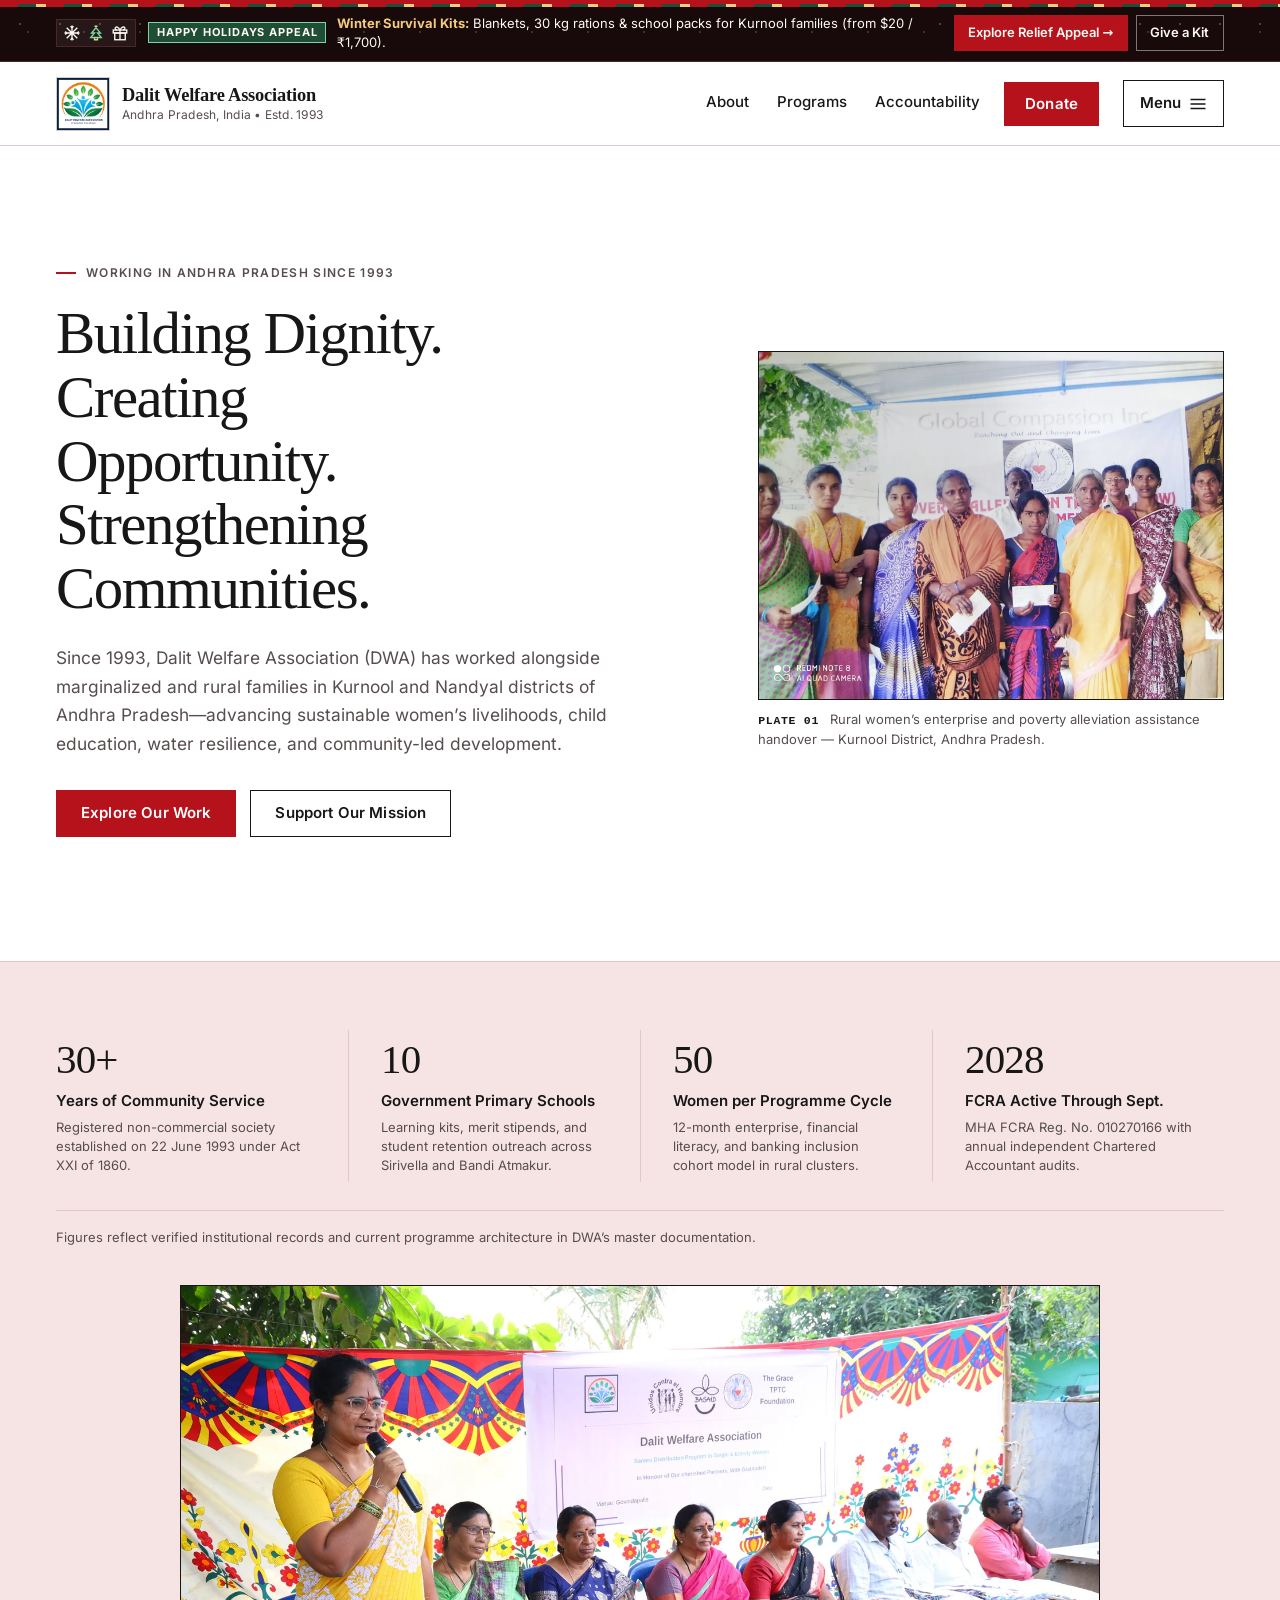
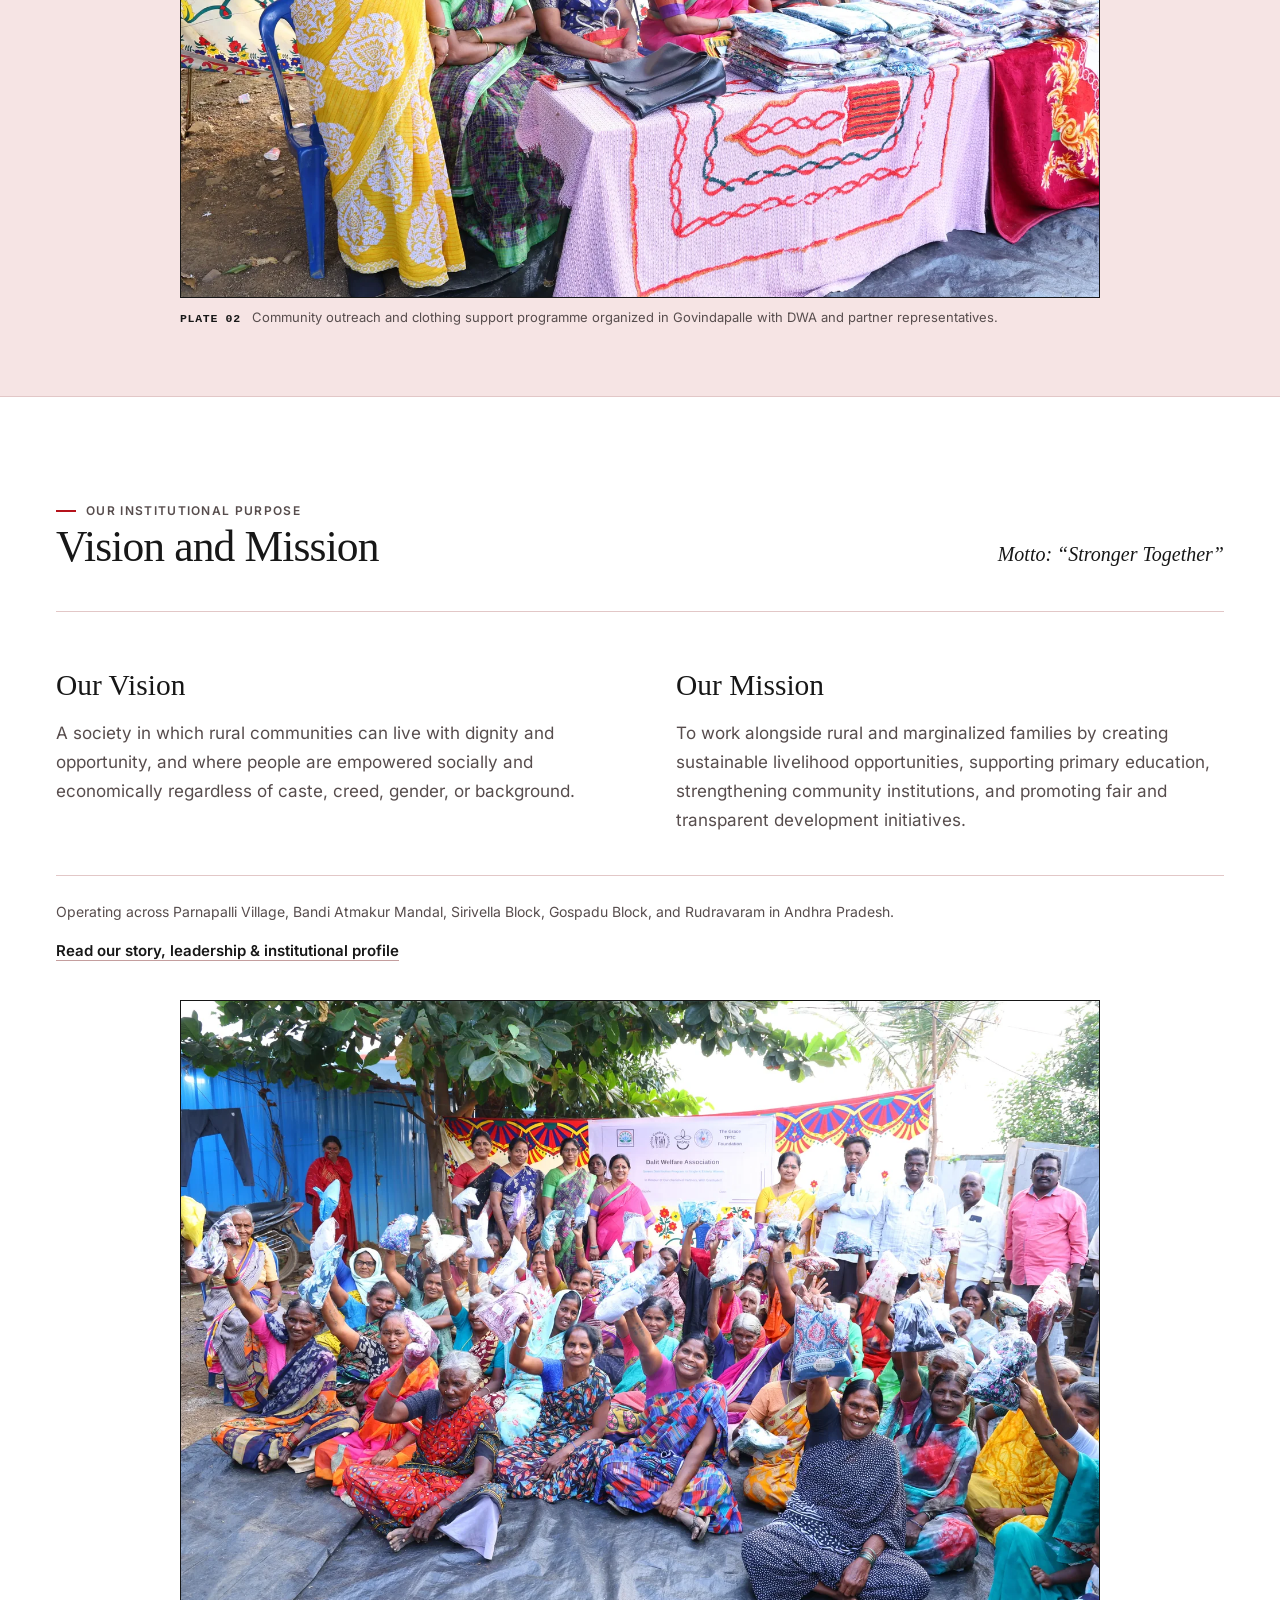
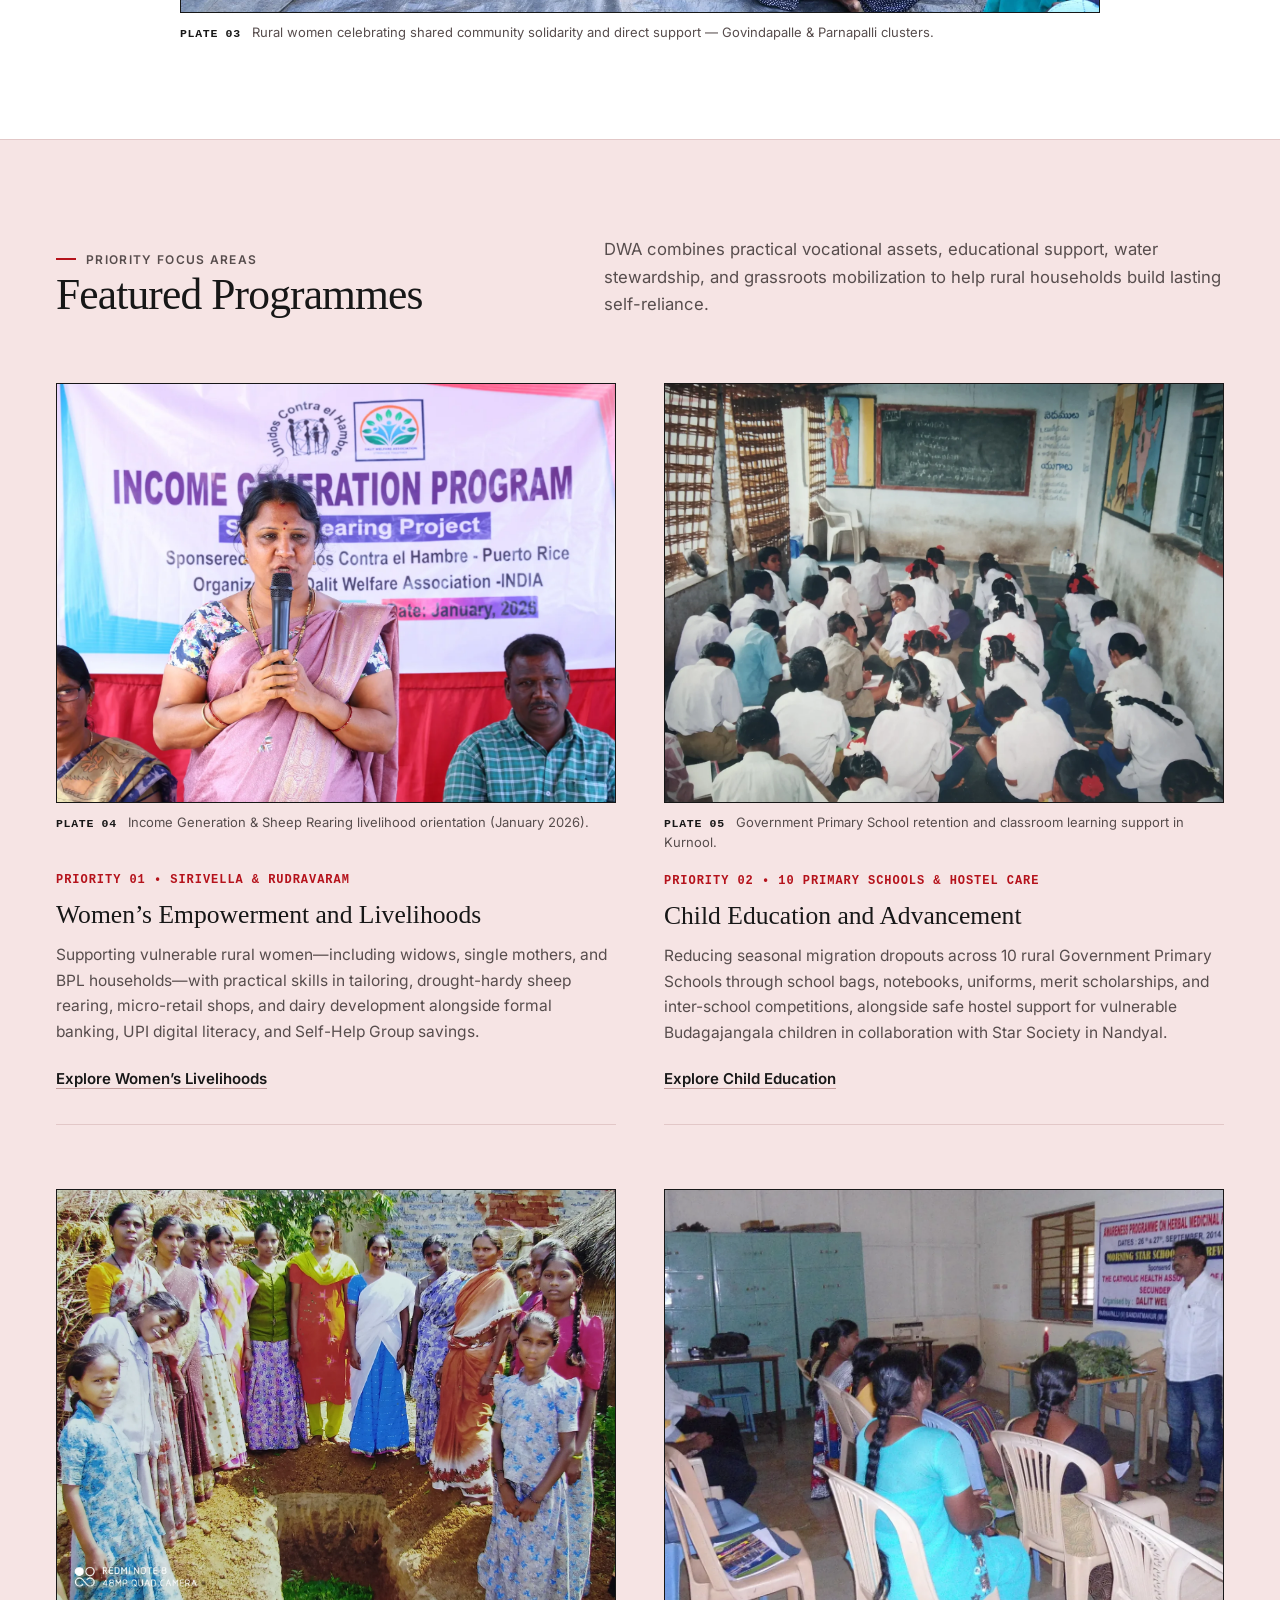
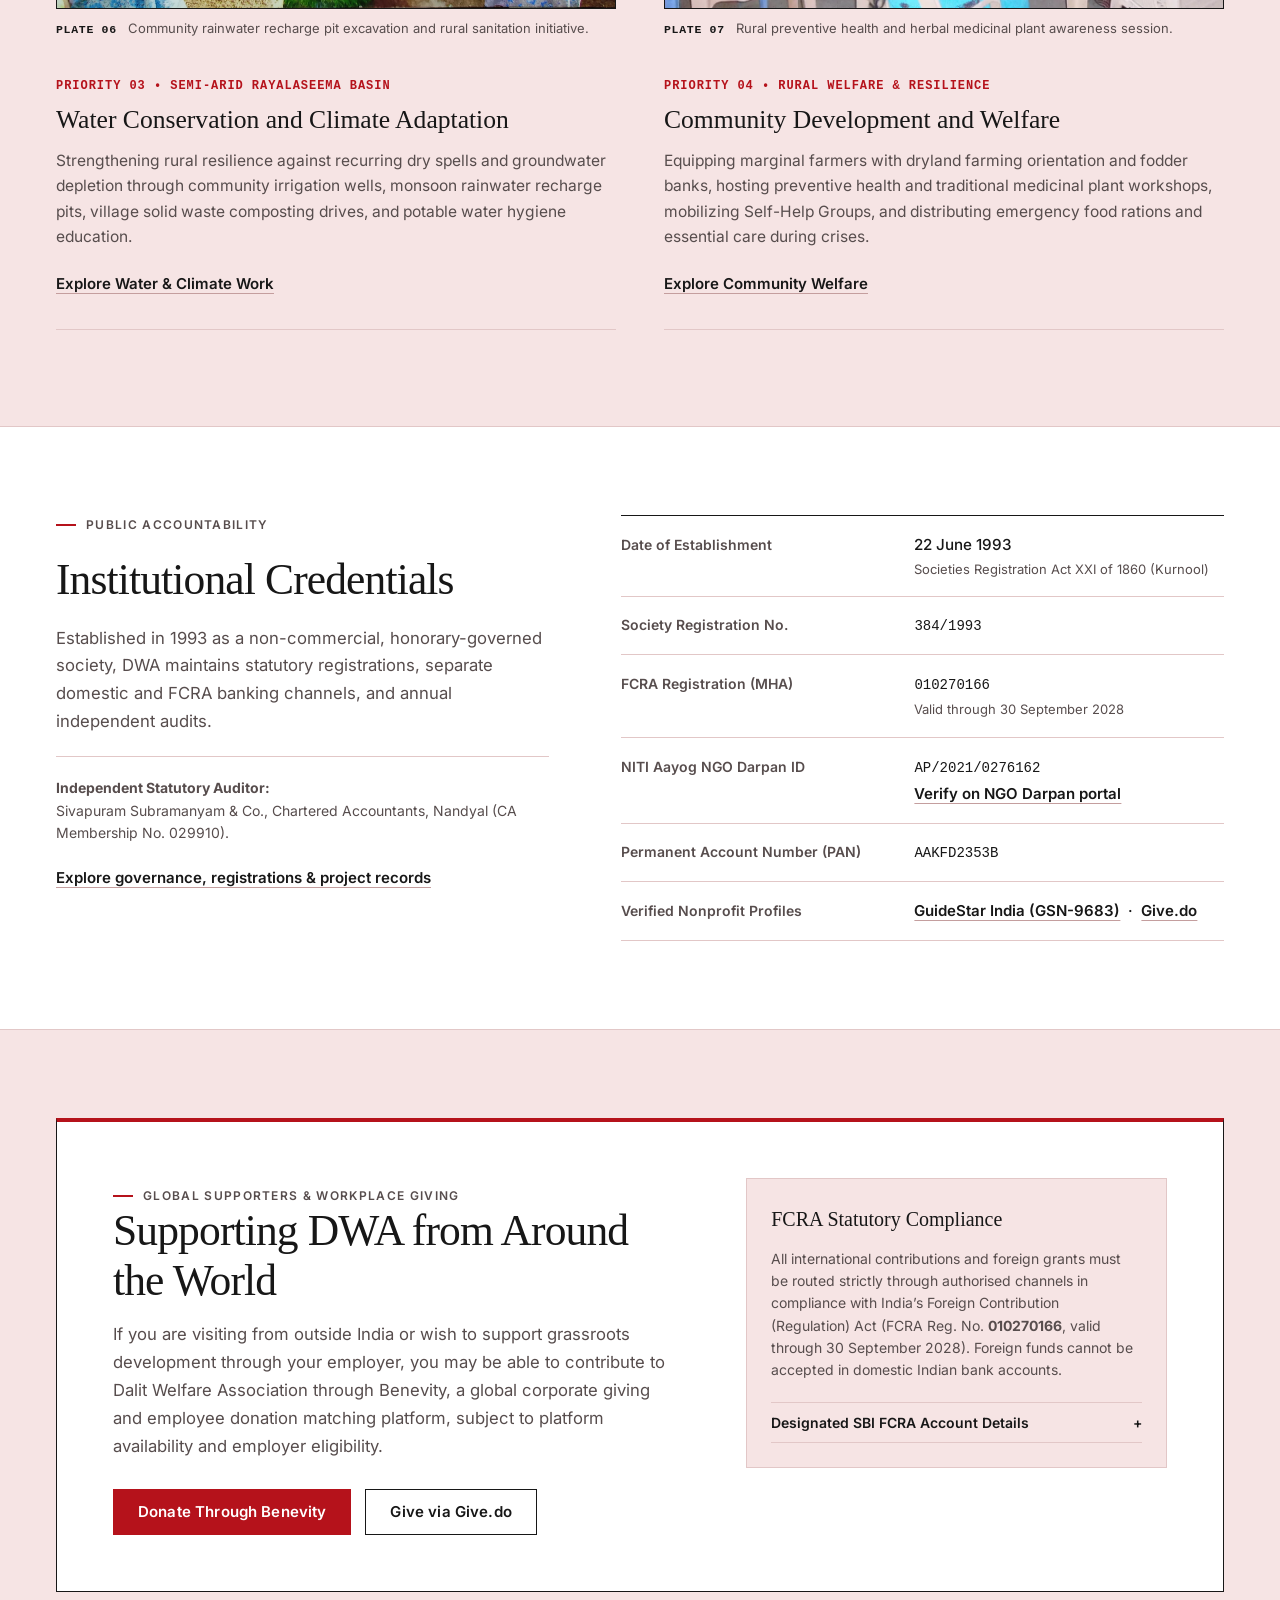
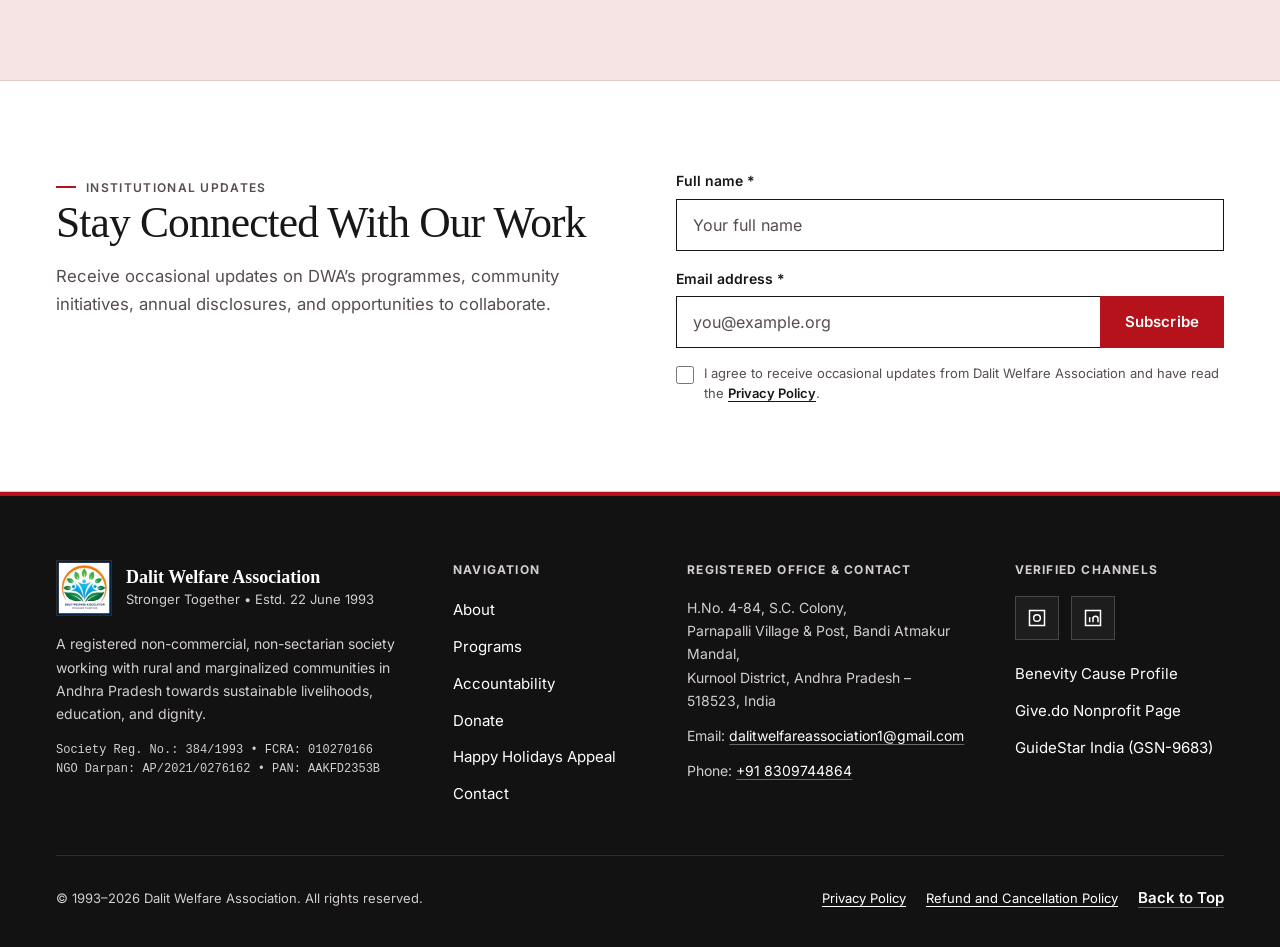
<file: index.html>
<!DOCTYPE html>
<html lang="en" id="top">
<head>
  <meta charset="UTF-8">
  <meta name="viewport" content="width=device-width, initial-scale=1.0">

  <!-- Google tag (gtag.js) -->
  <script async src="https://www.googletagmanager.com/gtag/js?id=G-67XGYJ70TD"></script>
  <script>
    window.dataLayer = window.dataLayer || [];
    function gtag(){dataLayer.push(arguments);}
    gtag('js', new Date());

    gtag('config', 'G-67XGYJ70TD');
  </script>
  <title>Dalit Welfare Association (DWA) — Andhra Pradesh NGO</title>
  <meta name="description" content="Established June 1993 in Kurnool, Dalit Welfare Association empowers rural communities in Andhra Pradesh via women's livelihoods, education &amp; water resilience.">
  <meta name="robots" content="index, follow">
  <meta name="theme-color" content="#FFFFFF">
  <meta name="dwa-api-base" content="same-origin">
  <link rel="canonical" href="https://dwaindiaa.org/">

  <!-- Open Graph Metadata -->
  <meta property="og:type" content="website">
  <meta property="og:site_name" content="Dalit Welfare Association (DWA)">
  <meta property="og:locale" content="en_IN">
  <meta property="og:url" content="https://dwaindiaa.org/">
  <meta property="og:title" content="Dalit Welfare Association (DWA) — Stronger Together Since 1993">
  <meta property="og:description" content="Registered grassroots society in Andhra Pradesh advancing sustainable women's livelihoods, primary child education, water stewardship, and transparent community development.">
  <meta property="og:image" content="https://dwaindiaa.org/assets/images/dwa-logo-square.png">
  <meta property="og:image:width" content="512">
  <meta property="og:image:height" content="512">
  <meta property="og:image:alt" content="Dalit Welfare Association official square emblem">

  <!-- Twitter Card -->
  <meta name="twitter:card" content="summary">
  <meta name="twitter:title" content="Dalit Welfare Association (DWA) — Established 1993">
  <meta name="twitter:description" content="Advancing rural livelihoods, women's micro-enterprise, child education, and community resilience in Kurnool & Nandyal, Andhra Pradesh.">
  <meta name="twitter:image" content="https://dwaindiaa.org/assets/images/dwa-logo-square.png">
  <meta name="twitter:image:alt" content="Dalit Welfare Association official square emblem">

  <!-- Icons & Preload -->
  <link rel="icon" type="image/png" sizes="64x64" href="assets/images/favicon-64.png">
  <link rel="apple-touch-icon" sizes="180x180" href="assets/images/apple-touch-icon.png">
  <link rel="preload" as="image" href="assets/images/dwa-logo-sm.webp" type="image/webp">
  <link rel="preload" as="font" href="assets/fonts/inter-var-latin.woff2" type="font/woff2" crossorigin>

  <!-- Local Production Stylesheet (Zero External CDN Dependencies) -->
  <link rel="stylesheet" href="assets/css/styles.css">

  <!-- Structured Data: Verified Institutional Profile -->
  <script type="application/ld+json">
  {
    "@context": "https://schema.org",
    "@graph": [
      {
        "@type": "NGO",
        "@id": "https://dwaindiaa.org/#organization",
        "name": "Dalit Welfare Association",
        "alternateName": "DWA",
        "url": "https://dwaindiaa.org/",
        "logo": {
          "@type": "ImageObject",
          "url": "https://dwaindiaa.org/assets/images/dwa-logo-square.png",
          "width": 512,
          "height": 512
        },
        "description": "Dalit Welfare Association (DWA) is a non-commercial, non-sectarian society registered on 22 June 1993 in Kurnool District, Andhra Pradesh, dedicated to women's livelihoods, child education, water resilience, and community-led development.",
        "foundingDate": "1993-06-22",
        "slogan": "Stronger Together",
        "email": "dalitwelfareassociation1@gmail.com",
        "telephone": "+91-8309744864",
        "taxID": "AAKFD2353B",
        "areaServed": [
          {
            "@type": "AdministrativeArea",
            "name": "Kurnool District, Andhra Pradesh"
          },
          {
            "@type": "AdministrativeArea",
            "name": "Nandyal District, Andhra Pradesh"
          }
        ],
        "address": {
          "@type": "PostalAddress",
          "streetAddress": "H.No. 4-84, S.C. Colony, Parnapalli Village & Post, Bandi Atmakur Mandal",
          "addressLocality": "Kurnool District",
          "addressRegion": "Andhra Pradesh",
          "postalCode": "518523",
          "addressCountry": "IN"
        },
        "sameAs": [
          "https://www.instagram.com/dwaindia",
          "https://id.linkedin.com/company/dalitwelfareassociation?trk=public_profile_volunteering-position_profile-section-card_full-click",
          "https://give.do/discover/18G1/dalit-welfare-association/",
          "https://guidestarindia.org/GSN-9683/DWA",
          "https://mygoodness.benevity.org/community/cause/356-5640831431326_7b83"
        ]
      },
      {
        "@type": "WebSite",
        "@id": "https://dwaindiaa.org/#website",
        "url": "https://dwaindiaa.org/",
        "name": "Dalit Welfare Association (DWA)",
        "publisher": {
          "@id": "https://dwaindiaa.org/#organization"
        },
        "inLanguage": "en-IN"
      }
    ]
  }
  </script>
</head>
<body>

  <!-- Accessibility Skip Link -->
  <a href="#main-content" class="skip-link">Skip to main content</a>

  <!-- TOP SITE-WIDE WINTER HOLIDAYS APPEAL BANNER -->
  <div class="holiday-top-banner" role="region" aria-label="Happy Holidays — Winter Emergency Relief Appeal">
    <div class="dwa-container">
      <div class="holiday-banner-inner">
        <div class="holiday-banner-lead">
          <div class="holiday-banner-icons" aria-hidden="true">
            <svg class="holiday-icon-svg holiday-anim-spin" viewBox="0 0 24 24" fill="none" stroke="currentColor" stroke-width="1.8">
              <path d="M12 2v20M2 12h20M4.93 4.93l14.14 14.14M19.07 4.93 4.93 19.07"></path>
              <path d="M12 5l2-2m-2 2-2-2M12 19l2 2m-2-2-2 2M5 12l-2 2m2-2-2-2M19 12l2 2m-2-2 2-2"></path>
            </svg>
            <svg class="holiday-icon-svg holiday-anim-twinkle" viewBox="0 0 24 24" fill="none" stroke="currentColor" stroke-width="1.8">
              <path stroke="#F2CC7E" d="M12 2v2M10 3h4"></path>
              <polygon stroke="#7FD4A6" points="12 5 6 12 10 12 5 18 19 18 14 12 18 12 12 5"></polygon>
              <path stroke="#F2CC7E" d="M10 18v3h4v-3"></path>
            </svg>
            <svg class="holiday-icon-svg" viewBox="0 0 24 24" fill="none" stroke="currentColor" stroke-width="1.8">
              <rect x="3" y="8" width="18" height="4"></rect>
              <rect x="5" y="12" width="14" height="9"></rect>
              <path d="M12 8v13M8 8c-1.5 0-2.5-1-2.5-2.2S6.8 3.5 8.5 4.2C10.1 4.9 12 8 12 8s1.9-3.1 3.5-3.8C17.2 3.5 18.5 4.5 18.5 5.8S17.5 8 16 8"></path>
            </svg>
          </div>
          <div class="holiday-banner-copy">
            <span class="holiday-banner-tag">Happy Holidays Appeal</span>
            <p class="holiday-banner-text">
              <strong>Winter Survival Kits:</strong> Blankets, 30 kg rations &amp; school packs for Kurnool families (from $20 / ₹1,700).
            </p>
          </div>
        </div>
        <div class="holiday-banner-actions">
          <a href="winter-appeal.html" class="holiday-btn-appeal">Explore Relief Appeal &rarr;</a>
          <a href="donate.html?fund=Emergency%20Relief%20%26%20Community%20Care%20Fund&amp;amount=1700#contribution-selector" class="holiday-btn-give">Give a Kit</a>
        </div>
      </div>
    </div>
  </div>

  <!-- =========================================================================
       HEADER & PRIMARY NAVIGATION
       Square DWA Logo | Visible Nav: About, Programs, Accountability, Donate + Menu
       ========================================================================= -->
  <header class="site-header">
    <div class="dwa-container">
      <div class="site-header-inner">

        <a href="index.html" class="site-brand" aria-label="Dalit Welfare Association — Home">
          <div class="site-logo-box">
            <picture>
              <source srcset="assets/images/dwa-logo-sm.webp" type="image/webp">
              <img src="assets/images/dwa-logo-sm.png" alt="Dalit Welfare Association official square logo" width="54" height="54" class="site-logo-img" fetchpriority="high">
            </picture>
          </div>
          <div class="site-brand-text">
            <span class="site-title">Dalit Welfare Association</span>
            <span class="site-subtitle">Andhra Pradesh, India &bull; Estd. 1993</span>
          </div>
        </a>

        <div class="site-header-actions">
          <nav class="site-desktop-nav" aria-label="Primary navigation">
            <a href="about.html" class="nav-item">About</a>
            <a href="programs.html" class="nav-item">Programs</a>
            <a href="accountability.html" class="nav-item">Accountability</a>
          </nav>

          <a href="donate.html" class="btn btn-primary header-btn-donate">Donate</a>

          <button id="btn-open-menu" type="button" class="btn-menu" aria-expanded="false" aria-controls="fullscreen-menu" aria-label="Open full site directory menu">
            <span class="btn-menu-label">Menu</span>
            <svg viewBox="0 0 24 24" fill="none" stroke="currentColor" stroke-width="2" aria-hidden="true">
              <path stroke-linecap="square" d="M3 6h18M3 12h18M3 18h18"></path>
            </svg>
          </button>
        </div>

      </div>
    </div>
  </header>

  <!-- =========================================================================
       FULL-SCREEN NAVIGATION OVERLAY
       Multi-column editorial directory on desktop; collapsible accordion on mobile
       ========================================================================= -->
  <div id="fullscreen-menu" class="fullscreen-overlay" role="dialog" aria-modal="true" aria-label="Full website directory" aria-hidden="true" hidden>

    <div class="overlay-top-bar">
      <div class="dwa-container">
        <div class="overlay-top-bar-inner">
          <a href="#top" class="site-brand" aria-label="Dalit Welfare Association — Top of Homepage">
            <div class="site-logo-box">
              <picture>
                <source srcset="assets/images/dwa-logo-sm.webp" type="image/webp">
                <img src="assets/images/dwa-logo-sm.png" alt="Dalit Welfare Association square emblem" width="48" height="48" class="site-logo-img">
              </picture>
            </div>
            <div class="site-brand-text">
              <span class="site-title">Dalit Welfare Association</span>
              <span class="site-subtitle">Stronger Together &bull; Reg. No. 384/1993</span>
            </div>
          </a>

          <button id="btn-close-overlay" type="button" class="btn-close-overlay" aria-label="Close site directory menu">
            <span>Close</span>
            <span aria-hidden="true">&times;</span>
          </button>
        </div>
      </div>
    </div>

    <div class="overlay-body">
      <div class="dwa-container">
        <nav class="overlay-grid" aria-label="Comprehensive website sections">

          <!-- Column 1: Main Navigation -->
          <div>
            <ul class="overlay-primary-list">
              <li><a href="index.html" class="overlay-primary-link is-current">Home</a></li>
              <li><a href="about.html" class="overlay-primary-link">About</a></li>
              <li><a href="programs.html" class="overlay-primary-link">Programs</a></li>
              <li><a href="accountability.html" class="overlay-primary-link">Accountability</a></li>
              <li><a href="donate.html" class="overlay-primary-link">Donate</a></li>
              <li><a href="winter-appeal.html" class="overlay-primary-link">Happy Holidays Appeal</a></li>
            </ul>
          </div>

          <!-- Column 2: About Subsections -->
          <div class="overlay-col">
            <button type="button" class="overlay-col-heading" aria-expanded="false" aria-controls="overlay-about-list">
              <span>About DWA</span>
              <svg class="overlay-col-chevron" viewBox="0 0 24 24" fill="none" stroke="currentColor" stroke-width="2" aria-hidden="true">
                <path d="M6 9l6 6 6-6"></path>
              </svg>
            </button>
            <ul id="overlay-about-list" class="overlay-sublist is-collapsed">
              <li><a href="about.html#context" class="overlay-sublink">Regional &amp; Historical Context</a></li>
              <li><a href="about.html#history" class="overlay-sublink">Our Story &amp; Milestones</a></li>
              <li><a href="about.html#vision-mission" class="overlay-sublink">Vision, Mission &amp; Objectives</a></li>
              <li><a href="about.html#approach" class="overlay-sublink">Our Approach &amp; Geography</a></li>
              <li><a href="about.html#leadership" class="overlay-sublink">Organisation &amp; Leadership</a></li>
              <li><a href="about.html#credentials" class="overlay-sublink">Credentials &amp; Partners</a></li>
            </ul>
          </div>

          <!-- Column 3: Programs Subsections -->
          <div class="overlay-col">
            <button type="button" class="overlay-col-heading" aria-expanded="false" aria-controls="overlay-programs-list">
              <span>Programs</span>
              <svg class="overlay-col-chevron" viewBox="0 0 24 24" fill="none" stroke="currentColor" stroke-width="2" aria-hidden="true">
                <path d="M6 9l6 6 6-6"></path>
              </svg>
            </button>
            <ul id="overlay-programs-list" class="overlay-sublist is-collapsed">
              <li><a href="programs.html#womens-empowerment" class="overlay-sublink">Women&rsquo;s Empowerment &amp; Livelihoods</a></li>
              <li><a href="programs.html#financial-digital" class="overlay-sublink">Financial &amp; Digital Inclusion</a></li>
              <li><a href="programs.html#child-education" class="overlay-sublink">Child Education &amp; Protection</a></li>
              <li><a href="programs.html#water-conservation" class="overlay-sublink">Water Conservation &amp; Sanitation</a></li>
              <li><a href="programs.html#community-development" class="overlay-sublink">Community Development &amp; Health</a></li>
              <li><a href="programs.html#archives" class="overlay-sublink">Delivery Approach &amp; Archives</a></li>
            </ul>
          </div>

          <!-- Column 4: Accountability Subsections -->
          <div class="overlay-col">
            <button type="button" class="overlay-col-heading" aria-expanded="false" aria-controls="overlay-accountability-list">
              <span>Accountability</span>
              <svg class="overlay-col-chevron" viewBox="0 0 24 24" fill="none" stroke="currentColor" stroke-width="2" aria-hidden="true">
                <path d="M6 9l6 6 6-6"></path>
              </svg>
            </button>
            <ul id="overlay-accountability-list" class="overlay-sublist is-collapsed">
              <li><a href="accountability.html#legal-credentials" class="overlay-sublink">Legal &amp; Statutory Registrations</a></li>
              <li><a href="accountability.html#governance" class="overlay-sublink">Governance Architecture</a></li>
              <li><a href="accountability.html#projects" class="overlay-sublink">Previous &amp; Ongoing Projects</a></li>
              <li><a href="accountability.html#gallery-events" class="overlay-sublink">Events &amp; Photo Archive</a></li>
              <li><a href="accountability.html#policies" class="overlay-sublink">Public Registries &amp; Policies</a></li>
            </ul>
          </div>

          <!-- Column 5: Donate Subsections -->
          <div class="overlay-col">
            <button type="button" class="overlay-col-heading" aria-expanded="false" aria-controls="overlay-donate-list">
              <span>Donate &amp; Partner</span>
              <svg class="overlay-col-chevron" viewBox="0 0 24 24" fill="none" stroke="currentColor" stroke-width="2" aria-hidden="true">
                <path d="M6 9l6 6 6-6"></path>
              </svg>
            </button>
            <ul id="overlay-donate-list" class="overlay-sublist is-collapsed">
              <li><a href="winter-appeal.html" class="overlay-sublink">Winter Holidays Emergency Appeal</a></li>
              <li><a href="donate.html#support-pathways" class="overlay-sublink">Ways to Support DWA</a></li>
              <li><a href="donate.html#contribution-selector" class="overlay-sublink">Contribution Amount Selector</a></li>
              <li><a href="donate.html#domestic-giving" class="overlay-sublink">Domestic Donations (India)</a></li>
              <li><a href="donate.html#international-giving" class="overlay-sublink">International Giving (FCRA)</a></li>
              <li><a href="donate.html#partner-enquiry" class="overlay-sublink">CSR, Grants &amp; Volunteering</a></li>
              <li><a href="donate.html#contact" class="overlay-sublink">Contact &amp; Enquiry Form</a></li>
            </ul>
          </div>

        </nav>
      </div>
    </div>

    <div class="overlay-footer-bar">
      <div class="dwa-container">
        <div class="overlay-footer-inner">
          <span>Registered Office: Parnapalli Village &amp; Post, Bandi Atmakur Mandal, Kurnool District, Andhra Pradesh &ndash; 518523</span>
          <span>Email: <a href="mailto:dalitwelfareassociation1@gmail.com" class="editorial-link">dalitwelfareassociation1@gmail.com</a></span>
        </div>
      </div>
    </div>

  </div>

  <!-- =========================================================================
       MAIN CONTENT (8 STRUCTURED HOMEPAGE SECTIONS)
       ========================================================================= -->
  <main id="main-content">

    <!-- 1. FULL-SCREEN EDITORIAL HERO -->
    <section class="hero-section" aria-labelledby="hero-heading">
      <div class="dwa-container">
        <div class="hero-grid">

          <div class="hero-content">
            <p class="eyebrow">
              <span class="eyebrow-marker" aria-hidden="true"></span>
              Working in Andhra Pradesh Since 1993
            </p>
            <h1 id="hero-heading" class="hero-title">
              Building Dignity. Creating Opportunity. Strengthening Communities.
            </h1>
            <p class="hero-intro">
              Since 1993, Dalit Welfare Association (DWA) has worked alongside marginalized and rural families in Kurnool and Nandyal districts of Andhra Pradesh&mdash;advancing sustainable women&rsquo;s livelihoods, child education, water resilience, and community-led development.
            </p>
            <div class="hero-actions">
              <a href="programs.html" class="btn btn-primary">Explore Our Work</a>
              <a href="donate.html" class="btn btn-secondary">Support Our Mission</a>
            </div>
          </div>

          <figure class="photo-figure">
            <div class="photo-frame ratio-hero">
              <img
                src="assets/images/01.webp"
                alt="Rural women beneficiaries holding support letters alongside Dalit Welfare Association and Global Compassion Inc. banner in Kurnool District"
                width="1600"
                height="1200"
                class="photo-img"
                fetchpriority="high"
                decoding="async"
              >
            </div>
            <figcaption class="photo-caption">
              <span class="photo-caption-plate">Plate 01</span> Rural women&rsquo;s enterprise and poverty alleviation assistance handover &mdash; Kurnool District, Andhra Pradesh.
            </figcaption>
          </figure>

        </div>
      </div>
    </section>

    <!-- 2. IMPACT NUMBER METER -->
    <section class="meter-section" aria-labelledby="meter-heading">
      <div class="dwa-container">
        <h2 id="meter-heading" class="sr-only">Verified Operational Milestones and Programme Scope</h2>
        <div class="meter-grid">

          <div class="meter-item">
            <span class="meter-number">30+</span>
            <span class="meter-label">Years of Community Service</span>
            <p class="meter-sub">Registered non-commercial society established on 22 June 1993 under Act XXI of 1860.</p>
          </div>

          <div class="meter-item">
            <span class="meter-number">10</span>
            <span class="meter-label">Government Primary Schools</span>
            <p class="meter-sub">Learning kits, merit stipends, and student retention outreach across Sirivella and Bandi Atmakur.</p>
          </div>

          <div class="meter-item">
            <span class="meter-number">50</span>
            <span class="meter-label">Women per Programme Cycle</span>
            <p class="meter-sub">12-month enterprise, financial literacy, and banking inclusion cohort model in rural clusters.</p>
          </div>

          <div class="meter-item">
            <span class="meter-number">2028</span>
            <span class="meter-label">FCRA Active Through Sept.</span>
            <p class="meter-sub">MHA FCRA Reg. No. 010270166 with annual independent Chartered Accountant audits.</p>
          </div>

        </div>
        <p class="meter-footnote">
          Figures reflect verified institutional records and current programme architecture in DWA&rsquo;s master documentation.
        </p>

        <figure class="photo-figure photo-figure--wide mt-lg">
          <div class="photo-frame ratio-3x2">
            <img
              src="assets/images/02.webp"
              alt="Dalit Welfare Association field coordinators and partner representatives speaking with single and elderly women in Govindapalle village"
              width="1600"
              height="1067"
              class="photo-img"
              loading="lazy"
              decoding="async"
            >
          </div>
          <figcaption class="photo-caption">
            <span class="photo-caption-plate">Plate 02</span> Community outreach and clothing support programme organized in Govindapalle with DWA and partner representatives.
          </figcaption>
        </figure>
      </div>
    </section>

    <!-- 3. VISION AND MISSION -->
    <section id="vision-mission" class="vision-section" aria-labelledby="vision-mission-heading">
      <div class="dwa-container">

        <div class="vision-header">
          <div>
            <p class="eyebrow">
              <span class="eyebrow-marker" aria-hidden="true"></span>
              Our Institutional Purpose
            </p>
            <h2 id="vision-mission-heading" class="section-heading">Vision and Mission</h2>
          </div>
          <p class="vision-motto">Motto: &ldquo;Stronger Together&rdquo;</p>
        </div>

        <div class="vision-grid">
          <div class="vision-block">
            <h3>Our Vision</h3>
            <p>
              A society in which rural communities can live with dignity and opportunity, and where people are empowered socially and economically regardless of caste, creed, gender, or background.
            </p>
          </div>

          <div class="vision-block">
            <h3>Our Mission</h3>
            <p>
              To work alongside rural and marginalized families by creating sustainable livelihood opportunities, supporting primary education, strengthening community institutions, and promoting fair and transparent development initiatives.
            </p>
          </div>
        </div>

        <div class="vision-footer-row">
          <span>Operating across Parnapalli Village, Bandi Atmakur Mandal, Sirivella Block, Gospadu Block, and Rudravaram in Andhra Pradesh.</span>
          <a href="about.html" class="editorial-link">Read our story, leadership &amp; institutional profile</a>
        </div>

        <figure class="photo-figure photo-figure--wide mt-lg">
          <div class="photo-frame ratio-3x2">
            <img
              src="assets/images/03.webp"
              alt="Single and elderly rural women gathered together holding newly distributed sarees in Govindapalle, Kurnool District"
              width="1600"
              height="1067"
              class="photo-img"
              loading="lazy"
              decoding="async"
            >
          </div>
          <figcaption class="photo-caption">
            <span class="photo-caption-plate">Plate 03</span> Rural women celebrating shared community solidarity and direct support &mdash; Govindapalle &amp; Parnapalli clusters.
          </figcaption>
        </figure>

      </div>
    </section>

    <!-- 4. FEATURED PROGRAMMES -->
    <section id="programs" class="programs-section" aria-labelledby="programs-heading">
      <div class="dwa-container">

        <div class="section-intro-row">
          <div>
            <p class="eyebrow">
              <span class="eyebrow-marker" aria-hidden="true"></span>
              Priority Focus Areas
            </p>
            <h2 id="programs-heading" class="section-heading">Featured Programmes</h2>
          </div>
          <p class="section-lead">
            DWA combines practical vocational assets, educational support, water stewardship, and grassroots mobilization to help rural households build lasting self-reliance.
          </p>
        </div>

        <div class="programs-grid">

          <!-- Programme 1 -->
          <article id="programme-womens-livelihoods" class="programme-item">
            <figure class="photo-figure">
              <div class="photo-frame ratio-4x3">
                <img
                  src="assets/images/04.webp"
                  alt="Dalit Welfare Association coordinator addressing women Self-Help Group members under the Income Generation Sheep Rearing Project banner"
                  width="1600"
                  height="1067"
                  class="photo-img"
                  loading="lazy"
                  decoding="async"
                >
              </div>
              <figcaption class="photo-caption">
                <span class="photo-caption-plate">Plate 04</span> Income Generation &amp; Sheep Rearing livelihood orientation (January 2026).
              </figcaption>
            </figure>
            <span class="programme-meta">Priority 01 &bull; Sirivella &amp; Rudravaram</span>
            <h3 class="programme-title">Women&rsquo;s Empowerment and Livelihoods</h3>
            <p class="programme-desc">
              Supporting vulnerable rural women&mdash;including widows, single mothers, and BPL households&mdash;with practical skills in tailoring, drought-hardy sheep rearing, micro-retail shops, and dairy development alongside formal banking, UPI digital literacy, and Self-Help Group savings.
            </p>
            <div class="programme-action">
              <a href="programs.html#womens-empowerment" class="editorial-link">
                Explore Women&rsquo;s Livelihoods
              </a>
            </div>
          </article>

          <!-- Programme 2 -->
          <article id="programme-child-education" class="programme-item">
            <figure class="photo-figure">
              <div class="photo-frame ratio-4x3">
                <img
                  src="assets/images/05.webp"
                  alt="Primary school children in uniforms seated in a rural Kurnool classroom with chalkboard mathematics exercises"
                  width="1600"
                  height="1200"
                  class="photo-img"
                  loading="lazy"
                  decoding="async"
                >
              </div>
              <figcaption class="photo-caption">
                <span class="photo-caption-plate">Plate 05</span> Government Primary School retention and classroom learning support in Kurnool.
              </figcaption>
            </figure>
            <span class="programme-meta">Priority 02 &bull; 10 Primary Schools &amp; Hostel Care</span>
            <h3 class="programme-title">Child Education and Advancement</h3>
            <p class="programme-desc">
              Reducing seasonal migration dropouts across 10 rural Government Primary Schools through school bags, notebooks, uniforms, merit scholarships, and inter-school competitions, alongside safe hostel support for vulnerable Budagajangala children in collaboration with Star Society in Nandyal.
            </p>
            <div class="programme-action">
              <a href="programs.html#child-education" class="editorial-link">
                Explore Child Education
              </a>
            </div>
          </article>

          <!-- Programme 3 -->
          <article id="programme-water-conservation" class="programme-item">
            <figure class="photo-figure">
              <div class="photo-frame ratio-4x3">
                <img
                  src="assets/images/06.webp"
                  alt="Rural women and girls standing beside a newly excavated community rainwater percolation and soak pit in Andhra Pradesh"
                  width="1600"
                  height="1200"
                  class="photo-img"
                  loading="lazy"
                  decoding="async"
                >
              </div>
              <figcaption class="photo-caption">
                <span class="photo-caption-plate">Plate 06</span> Community rainwater recharge pit excavation and rural sanitation initiative.
              </figcaption>
            </figure>
            <span class="programme-meta">Priority 03 &bull; Semi-Arid Rayalaseema Basin</span>
            <h3 class="programme-title">Water Conservation and Climate Adaptation</h3>
            <p class="programme-desc">
              Strengthening rural resilience against recurring dry spells and groundwater depletion through community irrigation wells, monsoon rainwater recharge pits, village solid waste composting drives, and potable water hygiene education.
            </p>
            <div class="programme-action">
              <a href="programs.html#water-conservation" class="editorial-link">
                Explore Water &amp; Climate Work
              </a>
            </div>
          </article>

          <!-- Programme 4 -->
          <article id="programme-community-development" class="programme-item">
            <figure class="photo-figure">
              <div class="photo-frame ratio-4x3">
                <img
                  src="assets/images/07.webp"
                  alt="Dalit Welfare Association field trainer leading a village awareness workshop on herbal medicinal plants and preventive health"
                  width="1600"
                  height="900"
                  class="photo-img"
                  loading="lazy"
                  decoding="async"
                >
              </div>
              <figcaption class="photo-caption">
                <span class="photo-caption-plate">Plate 07</span> Rural preventive health and herbal medicinal plant awareness session.
              </figcaption>
            </figure>
            <span class="programme-meta">Priority 04 &bull; Rural Welfare &amp; Resilience</span>
            <h3 class="programme-title">Community Development and Welfare</h3>
            <p class="programme-desc">
              Equipping marginal farmers with dryland farming orientation and fodder banks, hosting preventive health and traditional medicinal plant workshops, mobilizing Self-Help Groups, and distributing emergency food rations and essential care during crises.
            </p>
            <div class="programme-action">
              <a href="programs.html#community-development" class="editorial-link">
                Explore Community Welfare
              </a>
            </div>
          </article>

        </div>
      </div>
    </section>

    <!-- 5. INSTITUTIONAL CREDENTIALS -->
    <section id="credentials" class="credentials-section" aria-labelledby="credentials-heading">
      <div class="dwa-container">
        <div class="credentials-layout">

          <div class="credentials-summary">
            <p class="eyebrow">
              <span class="eyebrow-marker" aria-hidden="true"></span>
              Public Accountability
            </p>
            <h2 id="credentials-heading" class="section-heading">Institutional Credentials</h2>
            <p class="section-lead">
              Established in 1993 as a non-commercial, honorary-governed society, DWA maintains statutory registrations, separate domestic and FCRA banking channels, and annual independent audits.
            </p>
            <div class="credentials-auditor-note">
              <strong>Independent Statutory Auditor:</strong><br>
              Sivapuram Subramanyam &amp; Co., Chartered Accountants, Nandyal (CA Membership No. 029910).
            </div>
            <div>
              <a href="accountability.html" class="editorial-link">
                Explore governance, registrations &amp; project records
              </a>
            </div>
          </div>

          <dl class="credentials-ledger">
            <div class="credential-row">
              <dt class="credential-label">Date of Establishment</dt>
              <dd class="credential-value">
                22 June 1993
                <span class="credential-sub">Societies Registration Act XXI of 1860 (Kurnool)</span>
              </dd>
            </div>

            <div class="credential-row">
              <dt class="credential-label">Society Registration No.</dt>
              <dd class="credential-value credential-code">384/1993</dd>
            </div>

            <div class="credential-row">
              <dt class="credential-label">FCRA Registration (MHA)</dt>
              <dd class="credential-value">
                <span class="credential-code">010270166</span>
                <span class="credential-sub">Valid through 30 September 2028</span>
              </dd>
            </div>

            <div class="credential-row">
              <dt class="credential-label">NITI Aayog NGO Darpan ID</dt>
              <dd class="credential-value">
                <span class="credential-code">AP/2021/0276162</span>
                <span class="credential-sub">
                  <a href="https://ngodarpan.gov.in/#/search-ngo" target="_blank" rel="noopener noreferrer" class="editorial-link">Verify on NGO Darpan portal</a>
                </span>
              </dd>
            </div>

            <div class="credential-row">
              <dt class="credential-label">Permanent Account Number (PAN)</dt>
              <dd class="credential-value credential-code">AAKFD2353B</dd>
            </div>

            <div class="credential-row">
              <dt class="credential-label">Verified Nonprofit Profiles</dt>
              <dd class="credential-value">
                <a href="https://guidestarindia.org/GSN-9683/DWA" target="_blank" rel="noopener noreferrer" class="editorial-link">GuideStar India (GSN-9683)</a>
                &nbsp;&middot;&nbsp;
                <a href="https://give.do/discover/18G1/dalit-welfare-association/" target="_blank" rel="noopener noreferrer" class="editorial-link">Give.do</a>
              </dd>
            </div>
          </dl>

        </div>
      </div>
    </section>

    <!-- 6. INTERNATIONAL VISITORS – BENEVITY & FCRA GIVING -->
    <section id="international-giving" class="international-section" aria-labelledby="international-heading">
      <div class="dwa-container">
        <div class="international-frame">
          <div class="international-grid">

            <div>
              <p class="eyebrow">
                <span class="eyebrow-marker" aria-hidden="true"></span>
                Global Supporters &amp; Workplace Giving
              </p>
              <h2 id="international-heading" class="section-heading">Supporting DWA from Around the World</h2>
              <p class="section-lead lead-spaced">
                If you are visiting from outside India or wish to support grassroots development through your employer, you may be able to contribute to Dalit Welfare Association through Benevity, a global corporate giving and employee donation matching platform, subject to platform availability and employer eligibility.
              </p>

              <div class="international-actions">
                <a href="https://mygoodness.benevity.org/community/cause/356-5640831431326_7b83" target="_blank" rel="noopener noreferrer" class="btn btn-primary">
                  Donate Through Benevity
                </a>
                <a href="https://give.do/discover/18G1/dalit-welfare-association/" target="_blank" rel="noopener noreferrer" class="btn btn-secondary">
                  Give via Give.do
                </a>
              </div>
            </div>

            <aside class="fcra-disclosure-box" aria-label="FCRA compliance and designated remittance channel">
              <h3 class="fcra-disclosure-title">FCRA Statutory Compliance</h3>
              <p class="fcra-disclosure-note">
                All international contributions and foreign grants must be routed strictly through authorised channels in compliance with India&rsquo;s Foreign Contribution (Regulation) Act (FCRA Reg. No. <strong>010270166</strong>, valid through 30 September 2028). Foreign funds cannot be accepted in domestic Indian bank accounts.
              </p>

              <details class="fcra-details">
                <summary>
                  <span>Designated SBI FCRA Account Details</span>
                  <span aria-hidden="true">+</span>
                </summary>
                <div class="fcra-wire-list">
                  <div class="fcra-wire-row">
                    <span class="fcra-wire-label">Account Name</span>
                    <span class="fcra-wire-val">DALIT WELFARE ASSOCIATION</span>
                  </div>
                  <div class="fcra-wire-row">
                    <span class="fcra-wire-label">Account Number</span>
                    <span class="fcra-wire-val">40108791616</span>
                  </div>
                  <div class="fcra-wire-row">
                    <span class="fcra-wire-label">Account Type</span>
                    <span class="fcra-wire-val">FCRA Savings Account</span>
                  </div>
                  <div class="fcra-wire-row">
                    <span class="fcra-wire-label">Bank &amp; Branch</span>
                    <span class="fcra-wire-val">State Bank of India, Main Branch, 11 Sansad Marg, New Delhi &ndash; 110001</span>
                  </div>
                  <div class="fcra-wire-row">
                    <span class="fcra-wire-label">IFSC Code</span>
                    <span class="fcra-wire-val">SBIN0000691</span>
                  </div>
                  <div class="fcra-wire-row">
                    <span class="fcra-wire-label">SWIFT Code</span>
                    <span class="fcra-wire-val">SBININBB104</span>
                  </div>
                </div>
              </details>
            </aside>

          </div>
        </div>
      </div>
    </section>

    <!-- 7. NEWSLETTER SUBSCRIPTION -->
    <section id="newsletter" class="newsletter-section" aria-labelledby="newsletter-heading">
      <div class="dwa-container">
        <div class="newsletter-grid">

          <div>
            <p class="eyebrow">
              <span class="eyebrow-marker" aria-hidden="true"></span>
              Institutional Updates
            </p>
            <h2 id="newsletter-heading" class="section-heading">Stay Connected With Our Work</h2>
            <p class="section-lead lead-spaced">
              Receive occasional updates on DWA&rsquo;s programmes, community initiatives, annual disclosures, and opportunities to collaborate.
            </p>
          </div>

          <form id="dwa-newsletter-form" class="newsletter-form" method="POST" action="/api/submit" novalidate>
            <input type="hidden" name="form_type" value="signup">

            <!-- Honeypot spam trap -->
            <div class="honeypot-field" aria-hidden="true">
              <label for="newsletter-bot-field">Leave this field empty</label>
              <input type="text" id="newsletter-bot-field" name="bot_field" tabindex="-1" autocomplete="off">
            </div>

            <div>
              <label for="newsletter-name" class="form-label">Full name *</label>
              <input
                type="text"
                id="newsletter-name"
                name="name"
                class="form-input"
                placeholder="Your full name"
                autocomplete="name"
                required
              >
            </div>

            <div>
              <label for="newsletter-email" class="form-label">Email address *</label>
              <div class="newsletter-input-row">
                <input
                  type="email"
                  id="newsletter-email"
                  name="email"
                  class="form-input"
                  placeholder="you@example.org"
                  autocomplete="email"
                  required
                >
                <button type="submit" class="btn btn-primary">Subscribe</button>
              </div>
            </div>

            <div class="consent-row">
              <input type="checkbox" id="newsletter-consent" name="consent" class="consent-checkbox" required>
              <label for="newsletter-consent">
                I agree to receive occasional updates from Dalit Welfare Association and have read the
                <button type="button" class="inline-modal-trigger" data-modal-open="modal-privacy">Privacy Policy</button>.
              </label>
            </div>

            <div id="newsletter-status" class="form-status" role="status" aria-live="polite" hidden></div>
          </form>

        </div>
      </div>
    </section>

  </main>

  <!-- =========================================================================
       8. INSTITUTIONAL FOOTER
       ========================================================================= -->
  <footer id="site-footer" class="site-footer">
    <div class="dwa-container">
      <div class="footer-grid">

        <!-- Organisation -->
        <div>
          <div class="footer-brand-row">
            <div class="footer-logo-box">
              <picture>
                <source srcset="assets/images/dwa-logo-sm.webp" type="image/webp">
                <img src="assets/images/dwa-logo-sm.png" alt="Dalit Welfare Association square emblem" width="56" height="56" class="site-logo-img" loading="lazy">
              </picture>
            </div>
            <div>
              <div class="footer-org-name">Dalit Welfare Association</div>
              <div class="footer-motto">Stronger Together &bull; Estd. 22 June 1993</div>
            </div>
          </div>
          <p class="footer-desc">
            A registered non-commercial, non-sectarian society working with rural and marginalized communities in Andhra Pradesh towards sustainable livelihoods, education, and dignity.
          </p>
          <p class="footer-ids">
            Society Reg. No.: 384/1993 &bull; FCRA: 010270166<br>
            NGO Darpan: AP/2021/0276162 &bull; PAN: AAKFD2353B
          </p>
        </div>

        <!-- Navigation -->
        <div>
          <h2 class="footer-heading">Navigation</h2>
          <ul class="footer-nav-list">
            <li><a href="about.html" class="footer-link">About</a></li>
            <li><a href="programs.html" class="footer-link">Programs</a></li>
            <li><a href="accountability.html" class="footer-link">Accountability</a></li>
            <li><a href="donate.html" class="footer-link">Donate</a></li>
            <li><a href="winter-appeal.html" class="footer-link">Happy Holidays Appeal</a></li>
            <li><a href="donate.html#contact" class="footer-link">Contact</a></li>
          </ul>
        </div>

        <!-- Contact -->
        <div>
          <h2 class="footer-heading">Registered Office &amp; Contact</h2>
          <address class="footer-contact-block">
            <span>
              H.No. 4-84, S.C. Colony,<br>
              Parnapalli Village &amp; Post, Bandi Atmakur Mandal,<br>
              Kurnool District, Andhra Pradesh &ndash; 518523, India
            </span>
            <span>
              Email: <a href="mailto:dalitwelfareassociation1@gmail.com">dalitwelfareassociation1@gmail.com</a>
            </span>
            <span>
              Phone: <a href="tel:+918309744864">+91 8309744864</a>
            </span>
          </address>
        </div>

        <!-- Official Profiles & Social -->
        <div>
          <h2 class="footer-heading">Verified Channels</h2>
          <div class="social-links-row">
            <a href="https://www.instagram.com/dwaindia" target="_blank" rel="noopener noreferrer" class="social-icon-link" aria-label="Dalit Welfare Association on Instagram">
              <svg viewBox="0 0 24 24" fill="none" stroke="currentColor" stroke-width="1.8" aria-hidden="true">
                <rect x="3" y="3" width="18" height="18"></rect>
                <circle cx="12" cy="12" r="4"></circle>
                <line x1="17.5" y1="6.5" x2="17.51" y2="6.5"></line>
              </svg>
            </a>
            <a href="https://id.linkedin.com/company/dalitwelfareassociation?trk=public_profile_volunteering-position_profile-section-card_full-click" target="_blank" rel="noopener noreferrer" class="social-icon-link" aria-label="Dalit Welfare Association on LinkedIn">
              <svg viewBox="0 0 24 24" fill="none" stroke="currentColor" stroke-width="1.8" aria-hidden="true">
                <rect x="3" y="3" width="18" height="18"></rect>
                <line x1="8" y1="11" x2="8" y2="17"></line>
                <line x1="8" y1="8" x2="8" y2="8.01"></line>
                <path d="M12 17v-6"></path>
                <path d="M12 13a3 3 0 0 1 6 0v4"></path>
              </svg>
            </a>
          </div>
          <ul class="footer-nav-list">
            <li><a href="https://mygoodness.benevity.org/community/cause/356-5640831431326_7b83" target="_blank" rel="noopener noreferrer" class="footer-link">Benevity Cause Profile</a></li>
            <li><a href="https://give.do/discover/18G1/dalit-welfare-association/" target="_blank" rel="noopener noreferrer" class="footer-link">Give.do Nonprofit Page</a></li>
            <li><a href="https://guidestarindia.org/GSN-9683/DWA" target="_blank" rel="noopener noreferrer" class="footer-link">GuideStar India (GSN-9683)</a></li>
          </ul>
        </div>

      </div>

      <div id="footer-policies" class="footer-bottom">
        <p>&copy; 1993&ndash;2026 Dalit Welfare Association. All rights reserved.</p>
        <div class="footer-legal-links">
          <button type="button" class="footer-policy-btn" data-modal-open="modal-privacy">Privacy Policy</button>
          <button type="button" class="footer-policy-btn" data-modal-open="modal-refund">Refund and Cancellation Policy</button>
          <a href="#top" class="editorial-link">Back to Top</a>
        </div>
      </div>
    </div>
  </footer>

  <!-- =========================================================================
       ACCESSIBLE MODALS (PRIVACY POLICY, REFUND POLICY)
       ========================================================================= -->

  <!-- Privacy Policy Modal -->
  <div id="modal-privacy" class="modal-backdrop" role="dialog" aria-modal="true" aria-labelledby="modal-privacy-title" hidden>
    <div class="modal-panel">
      <div class="modal-header">
        <h2 id="modal-privacy-title" class="modal-title">Privacy Policy</h2>
        <button type="button" class="modal-close-btn" data-modal-close aria-label="Close Privacy Policy">&times;</button>
      </div>
      <div class="modal-content">
        <div class="modal-notice-banner">
          <strong>Document Status:</strong> Draft institutional privacy framework aligned with DWA&rsquo;s content standards; formal policy wording is subject to final approval by DWA&rsquo;s Governing Body prior to Phase 3 form &amp; CRM integration.
        </div>
        <h3>1. Data Minimization &amp; Purpose</h3>
        <p>
          Dalit Welfare Association (DWA) collects only the information necessary to respond to programme enquiries, partnership requests, or consented institutional updates. This static homepage preview does not run third-party advertising trackers or persist form submissions in browser storage.
        </p>
        <h3>2. Beneficiary &amp; Donor Safeguards</h3>
        <p>
          DWA does not publish personal bank details or sensitive beneficiary information. Photographs and individual narratives are published only with documented informed consent and child protection safeguards.
        </p>
        <h3>3. Enquiries &amp; Contact</h3>
        <p>
          For privacy questions or data requests, please contact Dalit Welfare Association at
          <a href="mailto:dalitwelfareassociation1@gmail.com" class="editorial-link">dalitwelfareassociation1@gmail.com</a>
          or +91 8309744864, or write to our registered office in Parnapalli Village, Kurnool District, Andhra Pradesh &ndash; 518523.
        </p>
      </div>
      <div class="modal-footer">
        <button type="button" class="btn btn-secondary" data-modal-close>Close</button>
      </div>
    </div>
  </div>

  <!-- Refund and Cancellation Policy Modal -->
  <div id="modal-refund" class="modal-backdrop" role="dialog" aria-modal="true" aria-labelledby="modal-refund-title" hidden>
    <div class="modal-panel">
      <div class="modal-header">
        <h2 id="modal-refund-title" class="modal-title">Refund and Cancellation Policy</h2>
        <button type="button" class="modal-close-btn" data-modal-close aria-label="Close Refund and Cancellation Policy">&times;</button>
      </div>
      <div class="modal-content">
        <div class="modal-notice-banner">
          <strong>Document Status:</strong> Informational disclosure aligned with DWA&rsquo;s statutory guidelines; formal legal refund terms must be approved by DWA&rsquo;s Governing Body before enabling live online payment gateways in Phase 2/3.
        </div>
        <h3>1. External Giving Platforms</h3>
        <p>
          Contributions initiated through third-party verified platforms such as Benevity or Give.do are governed by the respective platform&rsquo;s processing, receipting, and cancellation terms in addition to applicable Indian statutory regulations.
        </p>
        <h3>2. Direct Transfers &amp; Error Resolution</h3>
        <p>
          For questions regarding a bank transfer, FCRA remittance (SBI FCRA Account 40108791616), or duplicate transaction enquiry, donors should contact DWA immediately with transaction reference details at
          <a href="mailto:dalitwelfareassociation1@gmail.com" class="editorial-link">dalitwelfareassociation1@gmail.com</a>
          or +91 8309744864.
        </p>
        <h3>3. Statutory Compliance</h3>
        <p>
          All domestic and foreign contributions are accounted for under Indian law, audited annually by Sivapuram Subramanyam &amp; Co., Chartered Accountants, and subject to strict separation between domestic and FCRA channels.
        </p>
      </div>
      <div class="modal-footer">
        <button type="button" class="btn btn-secondary" data-modal-close>Close</button>
      </div>
    </div>
  </div>

  <!-- Deferred Vanilla JavaScript -->
  <script src="assets/js/main.js" defer></script>
</body>
</html>
</file>
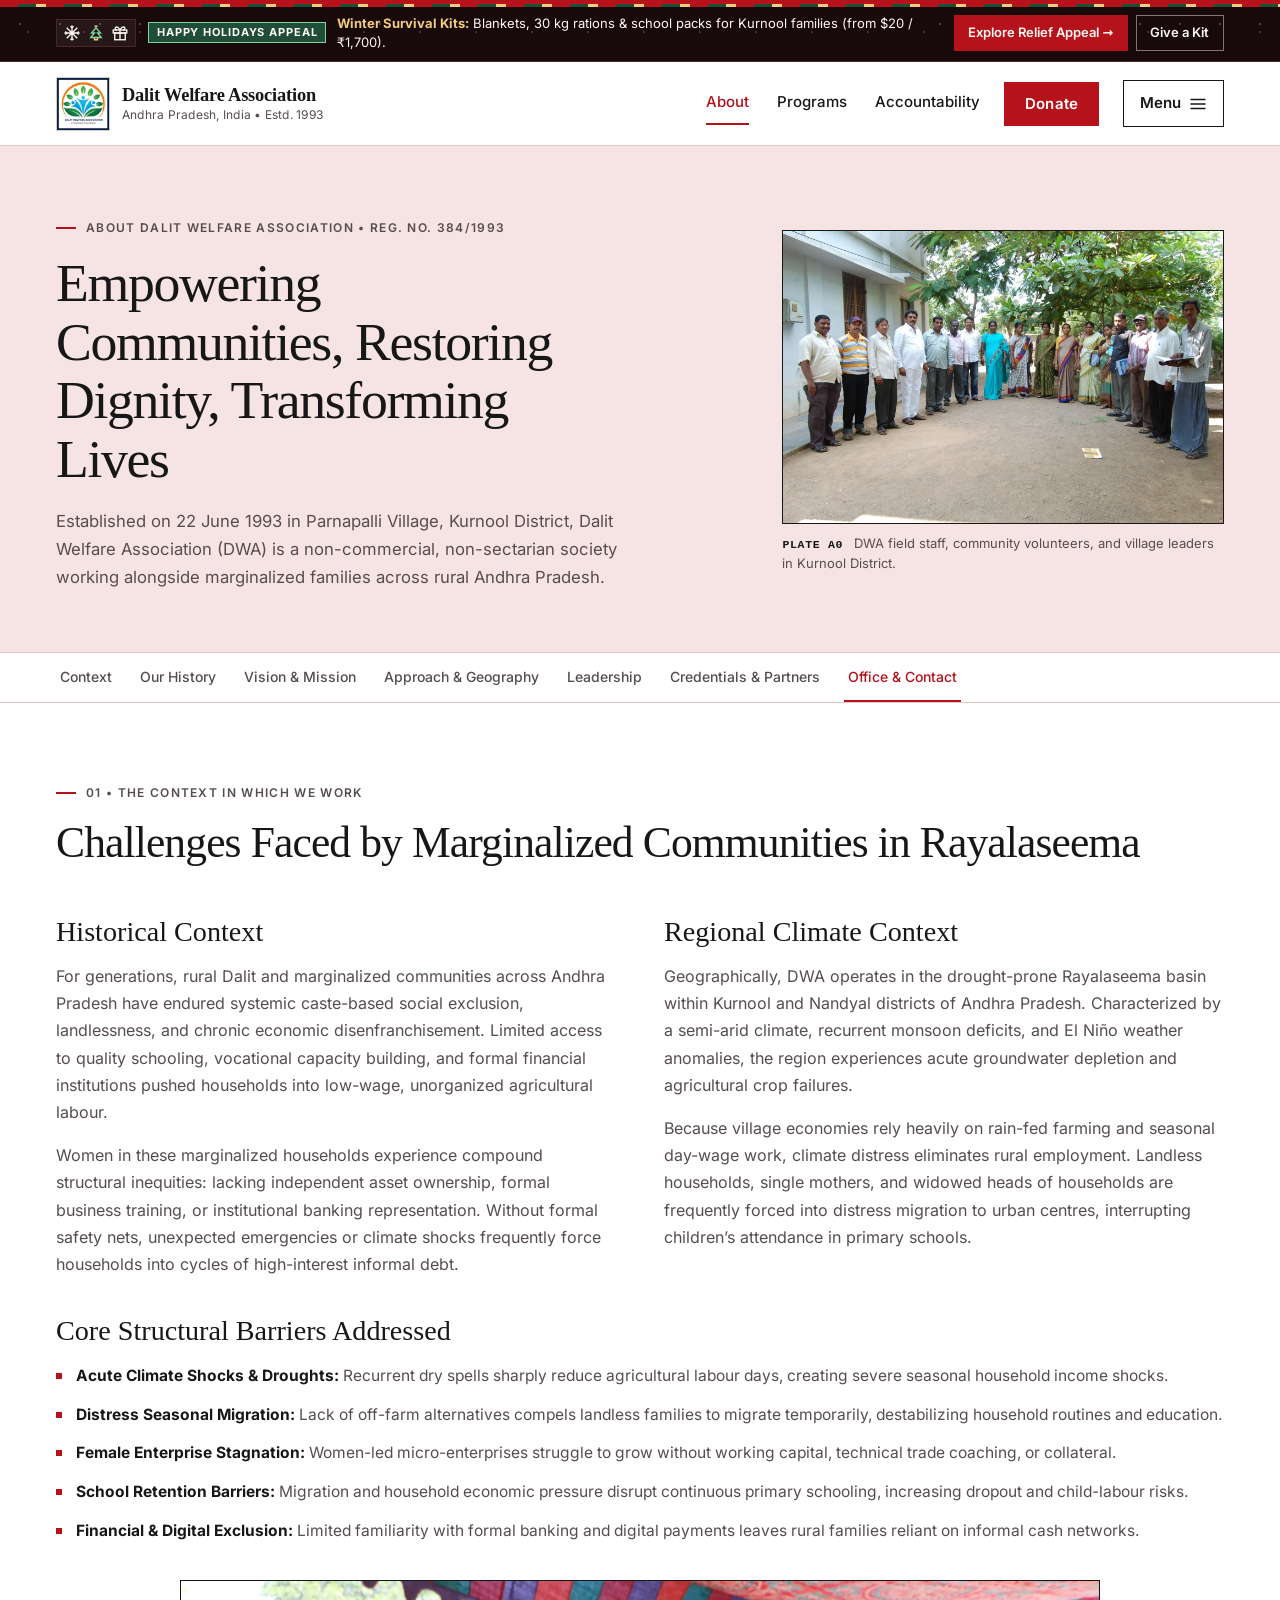
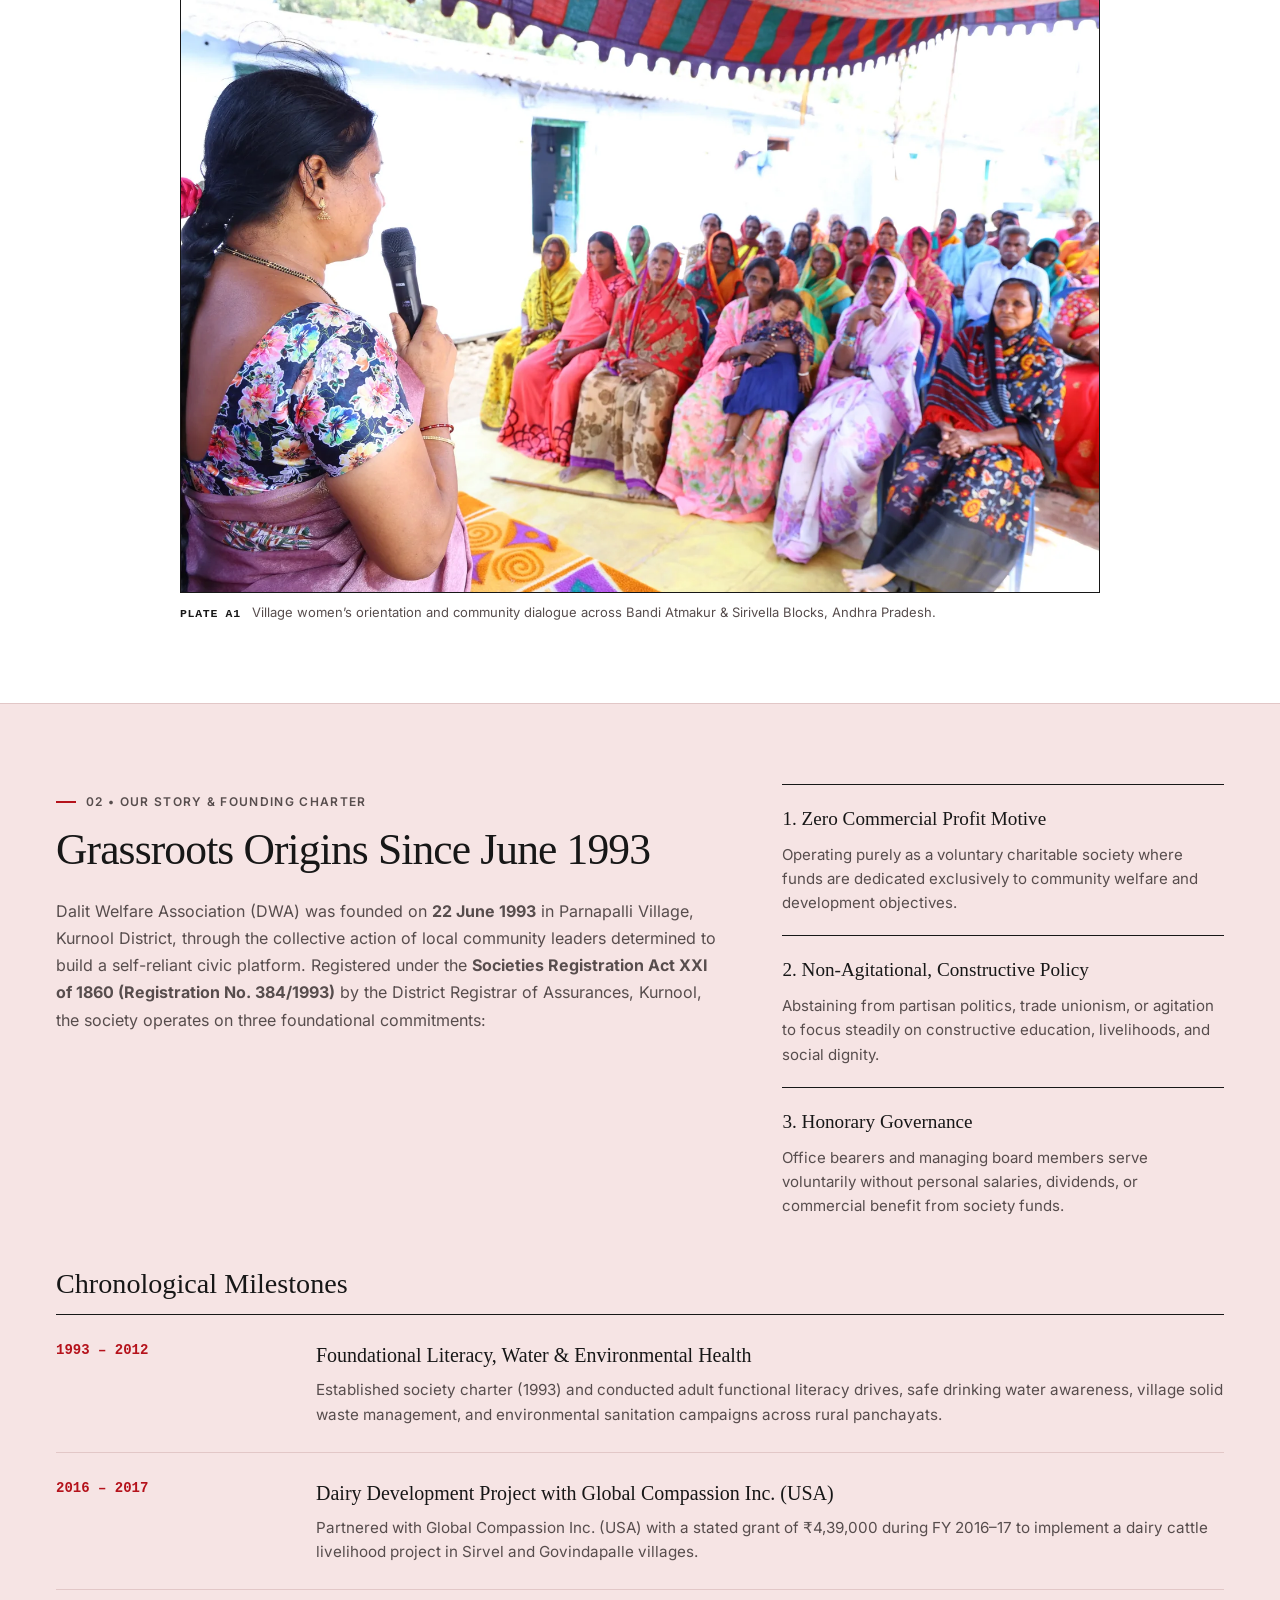
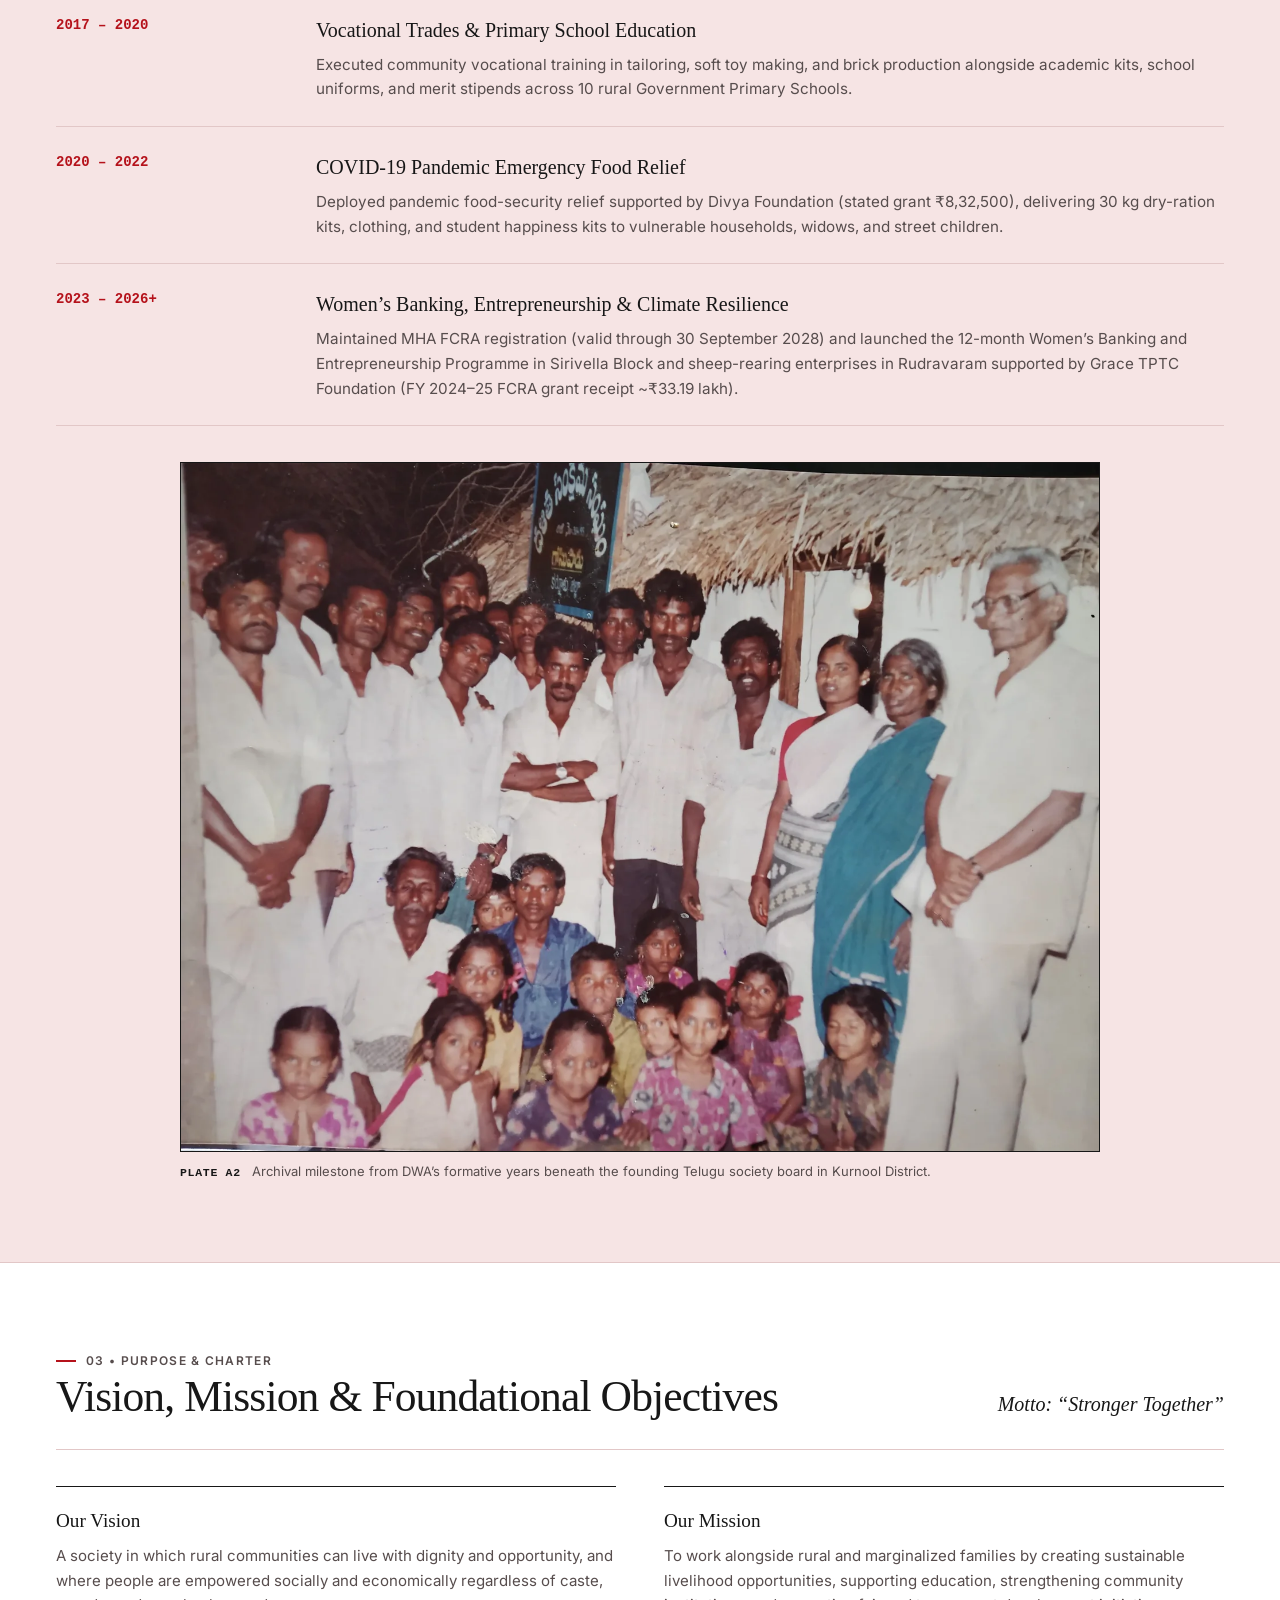
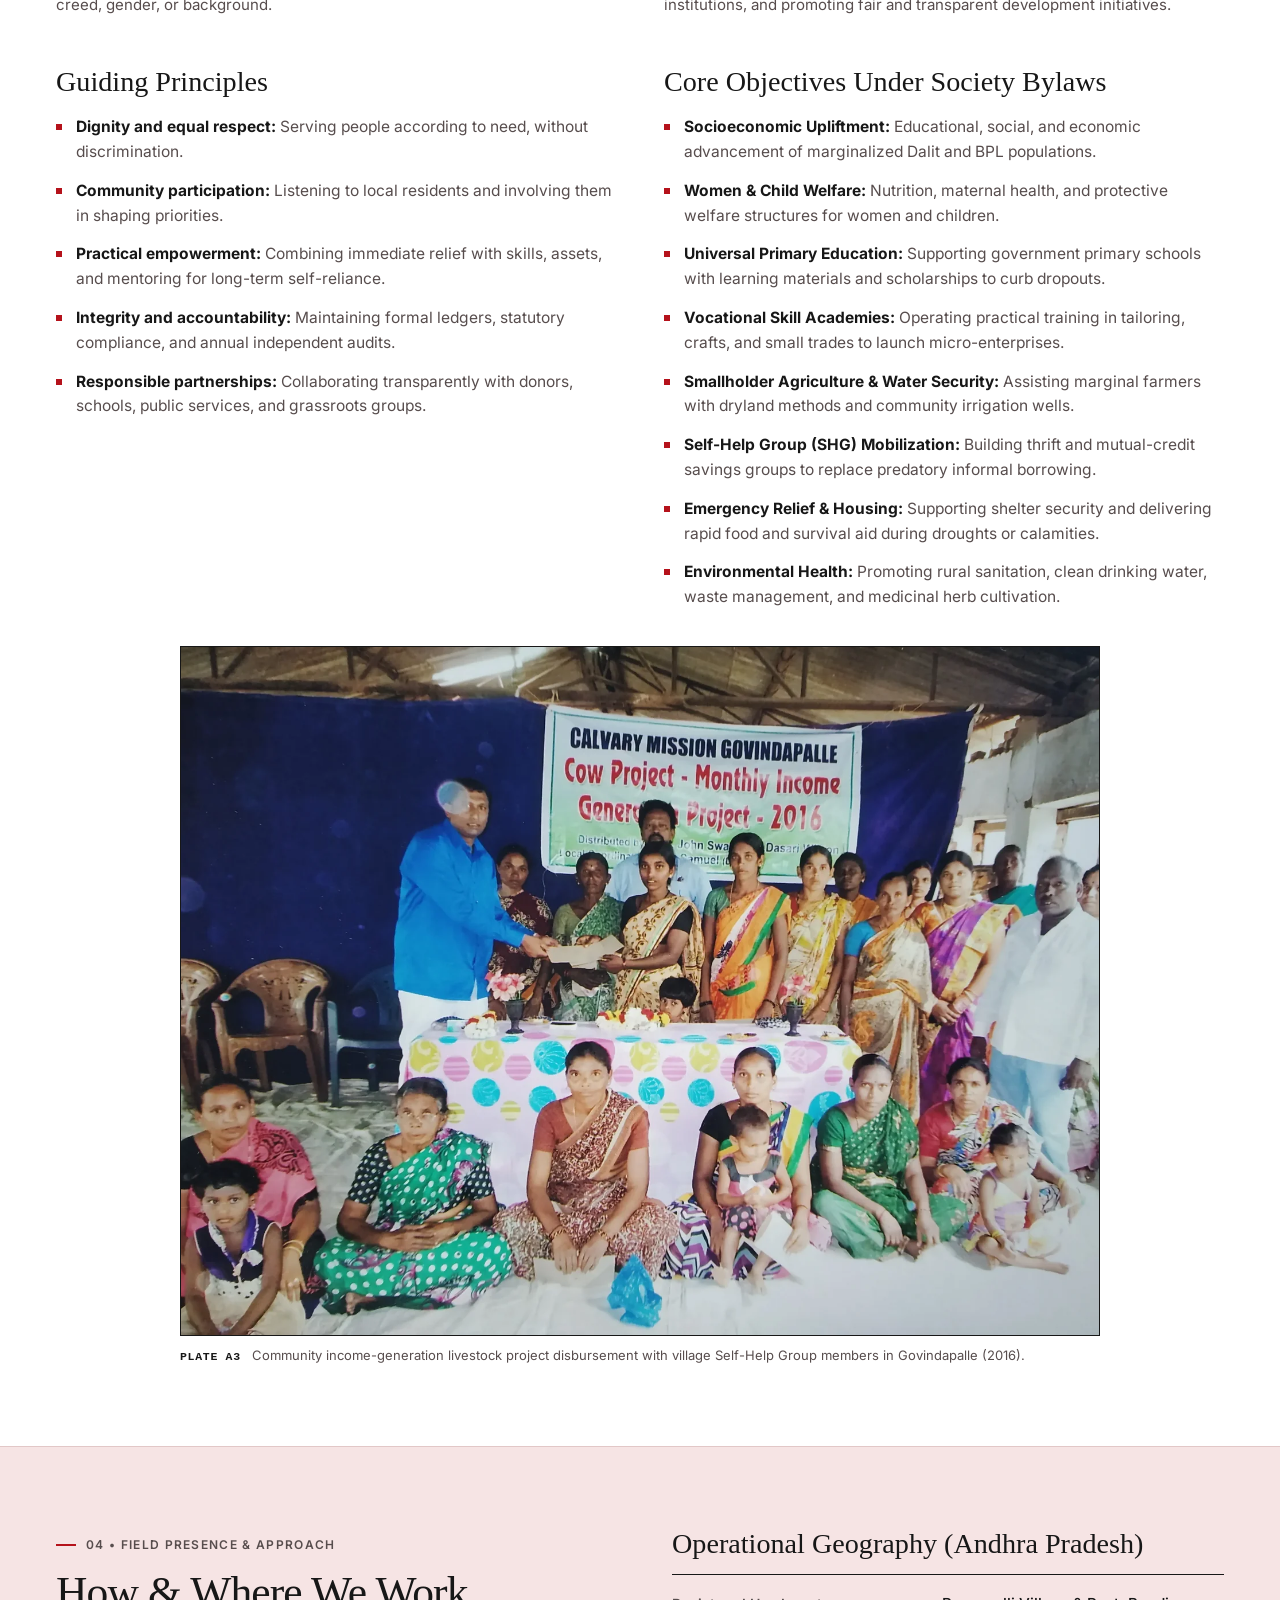
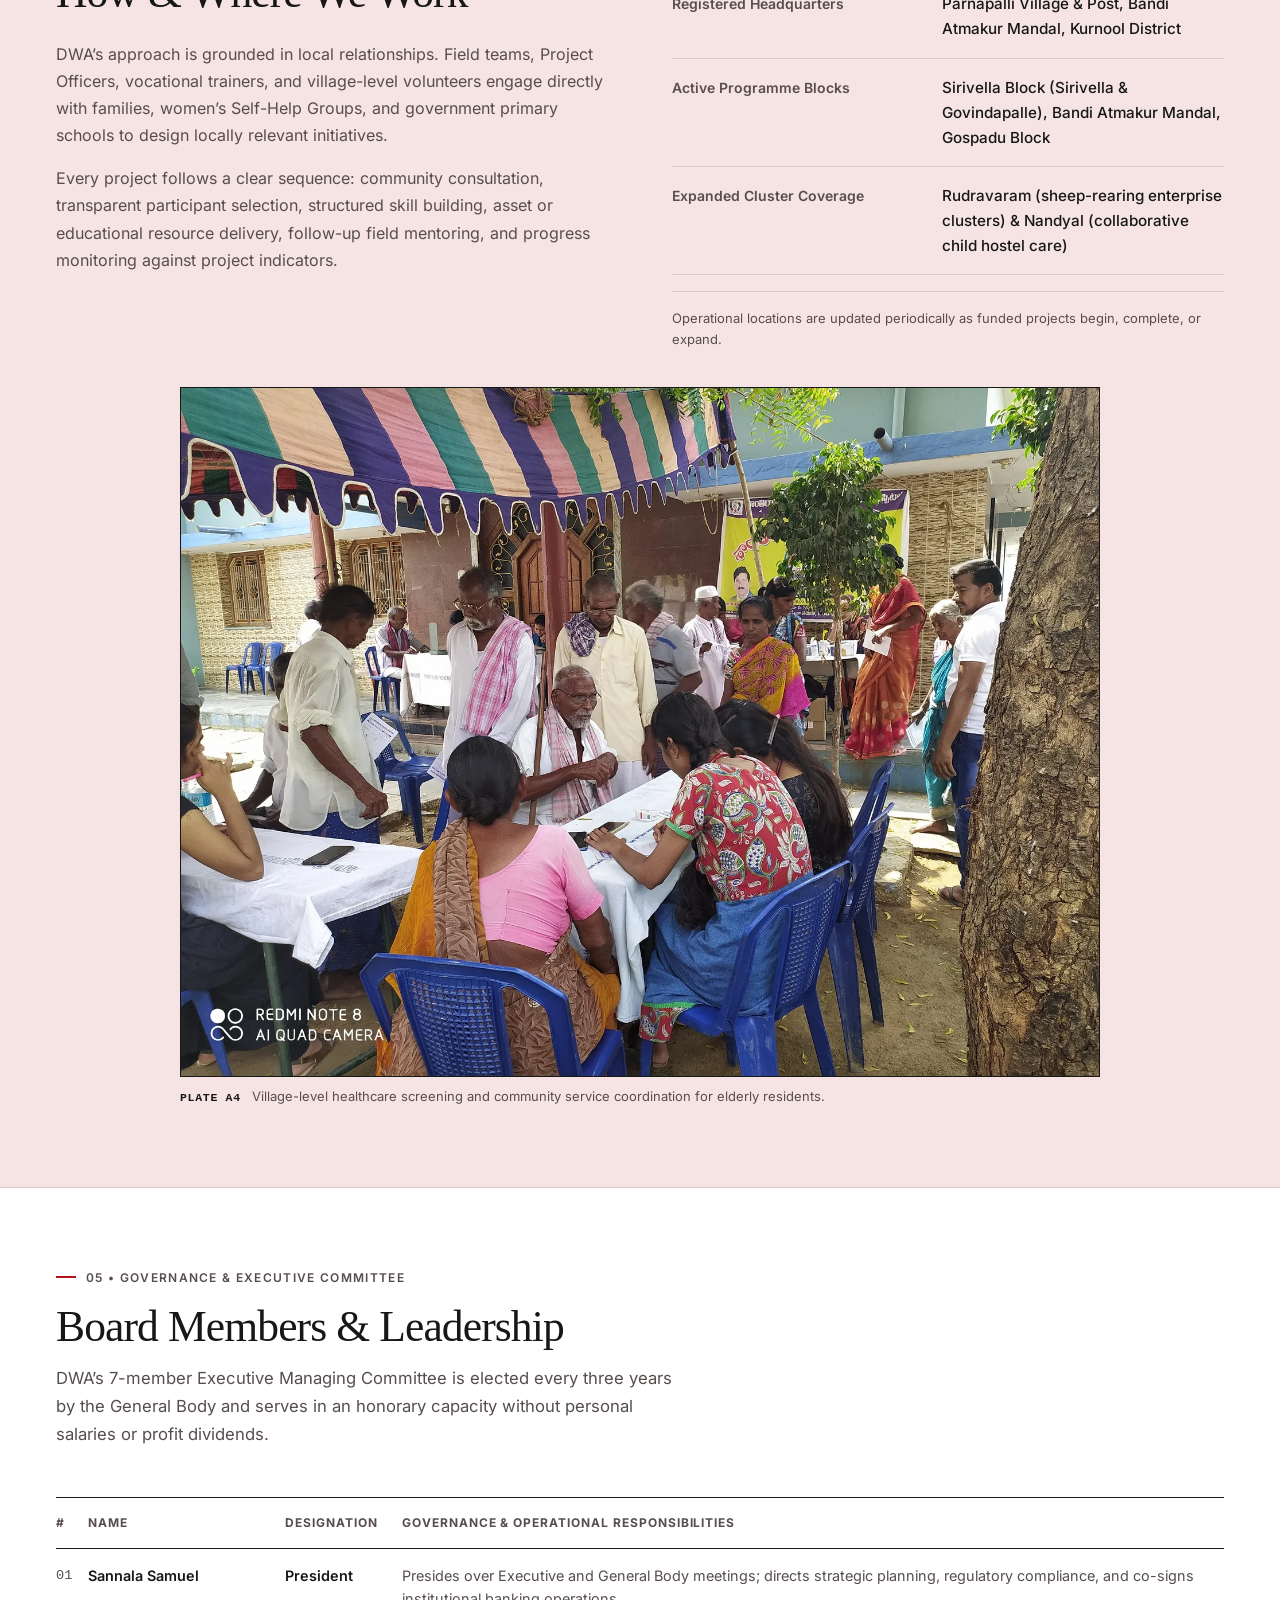
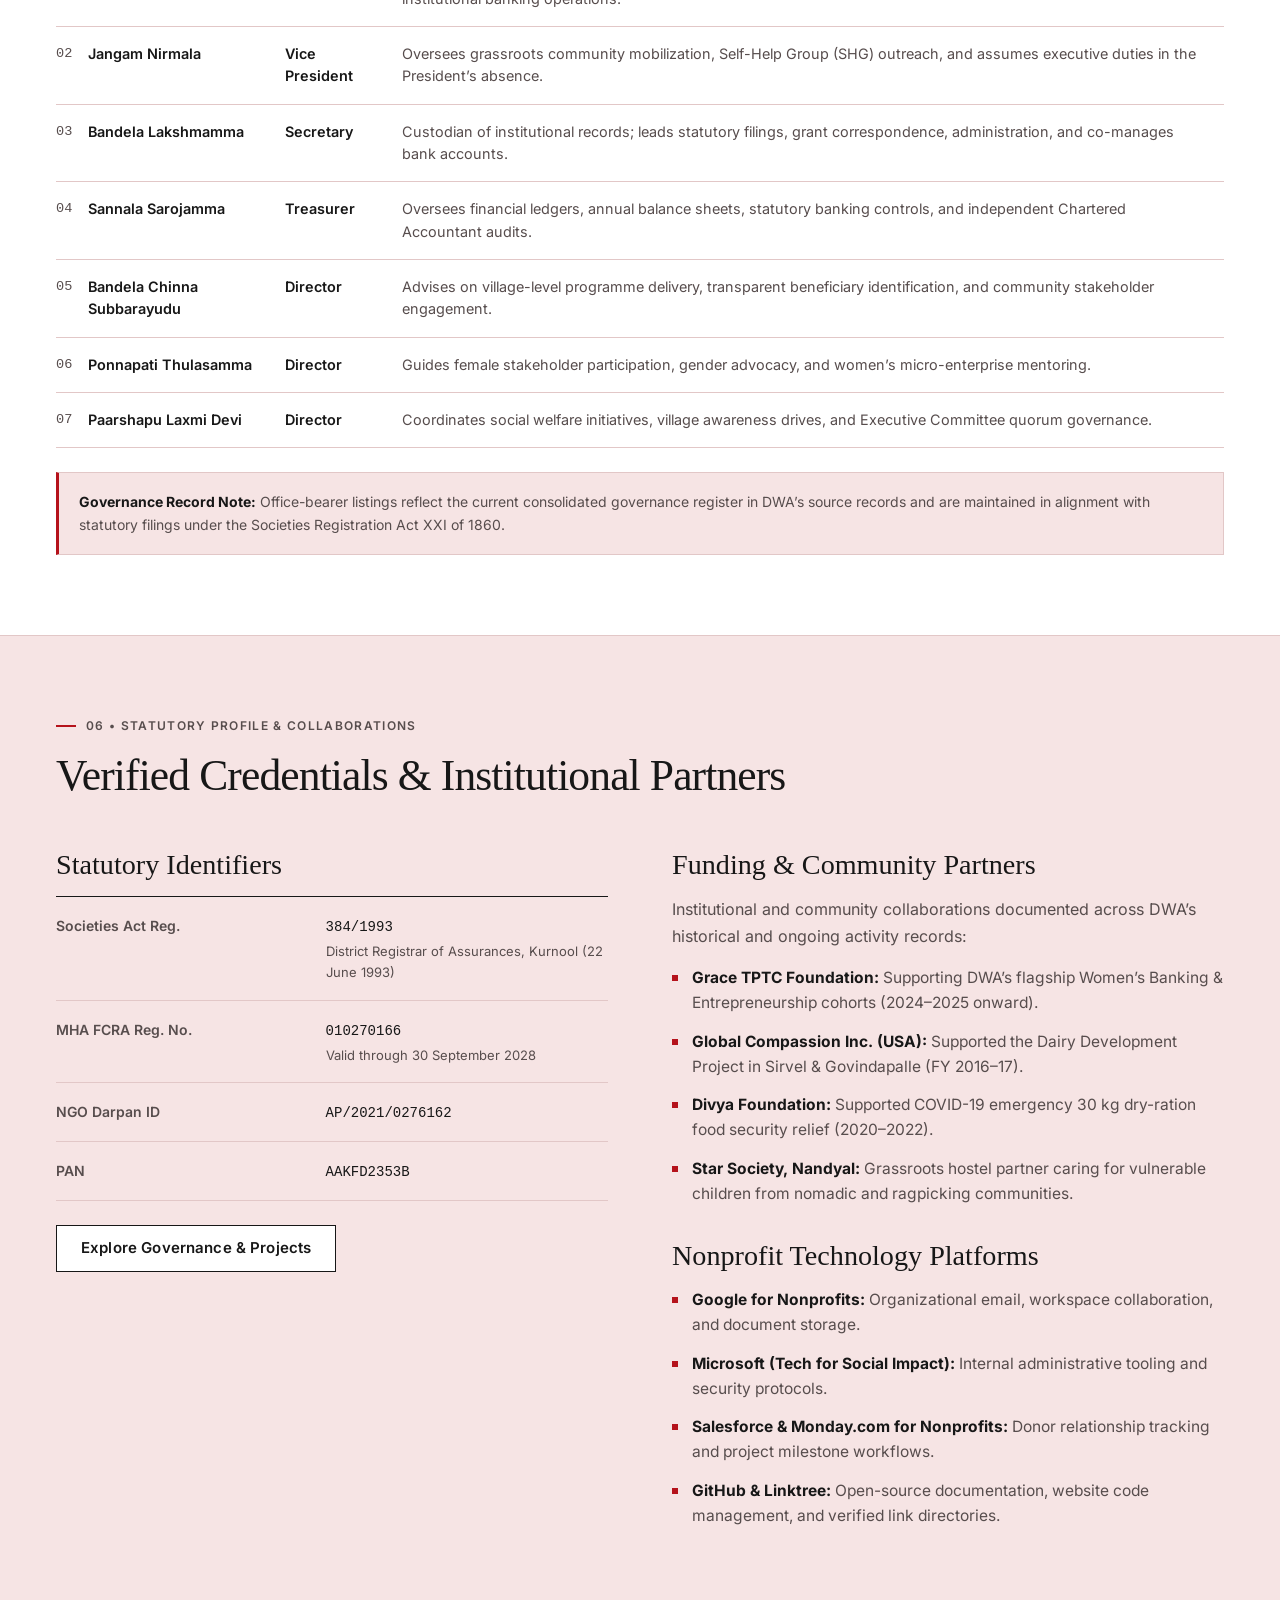
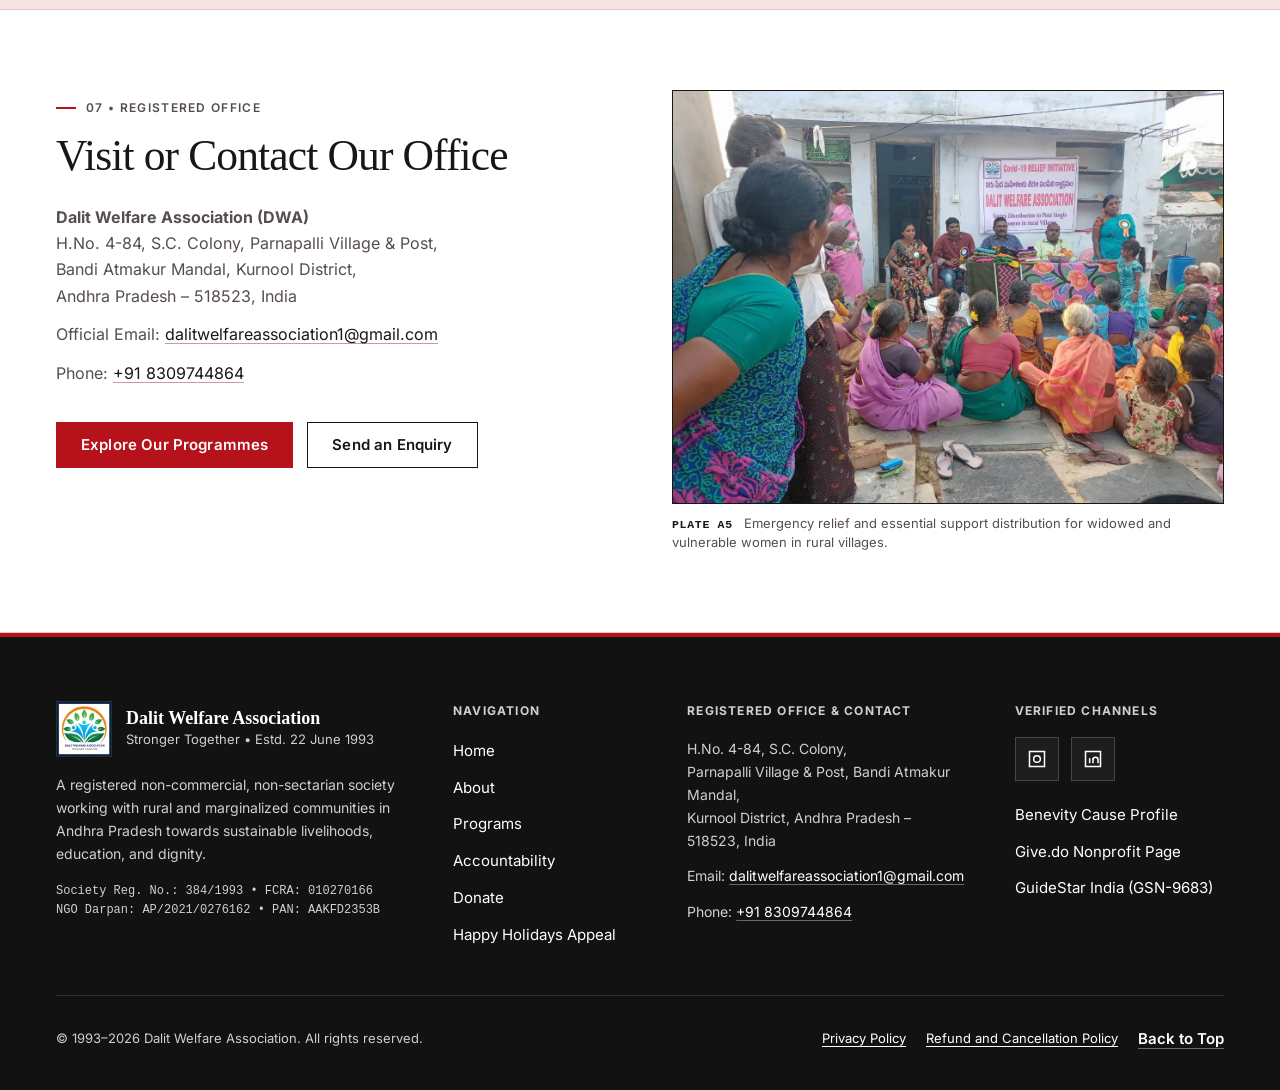
<file: about.html>
<!DOCTYPE html>
<html lang="en" id="top">
<head>
  <meta charset="UTF-8">
  <meta name="viewport" content="width=device-width, initial-scale=1.0">

  <!-- Google tag (gtag.js) -->
  <script async src="https://www.googletagmanager.com/gtag/js?id=G-67XGYJ70TD"></script>
  <script>
    window.dataLayer = window.dataLayer || [];
    function gtag(){dataLayer.push(arguments);}
    gtag('js', new Date());

    gtag('config', 'G-67XGYJ70TD');
  </script>
  <title>About Dalit Welfare Association (DWA) — Established 1993</title>
  <meta name="description" content="Founded 22 June 1993 in Kurnool, Andhra Pradesh, DWA is an honorary society advancing marginalized rural communities. Explore our history, board &amp; governance.">
  <meta name="robots" content="index, follow">
  <meta name="theme-color" content="#FFFFFF">
  <link rel="canonical" href="https://dwaindiaa.org/about">

  <!-- Open Graph Metadata -->
  <meta property="og:type" content="website">
  <meta property="og:site_name" content="Dalit Welfare Association (DWA)">
  <meta property="og:locale" content="en_IN">
  <meta property="og:url" content="https://dwaindiaa.org/about">
  <meta property="og:title" content="About Dalit Welfare Association (DWA) — History, Leadership &amp; Mission">
  <meta property="og:description" content="Registered non-commercial society empowering rural and marginalized communities in Kurnool and Nandyal districts, Andhra Pradesh since 1993.">
  <meta property="og:image" content="https://dwaindiaa.org/assets/images/dwa-logo-square.png">
  <meta property="og:image:width" content="512">
  <meta property="og:image:height" content="512">
  <meta property="og:image:alt" content="Dalit Welfare Association official square emblem">

  <!-- Twitter Card -->
  <meta name="twitter:card" content="summary">
  <meta name="twitter:title" content="About Dalit Welfare Association (DWA)">
  <meta name="twitter:description" content="History, Rayalaseema context, honorary governance body, and verified credentials of DWA.">
  <meta name="twitter:image" content="https://dwaindiaa.org/assets/images/dwa-logo-square.png">
  <meta name="twitter:image:alt" content="Dalit Welfare Association official square emblem">

  <link rel="icon" type="image/png" sizes="64x64" href="assets/images/favicon-64.png">
  <link rel="apple-touch-icon" sizes="180x180" href="assets/images/apple-touch-icon.png">
  <link rel="preload" as="font" href="assets/fonts/inter-var-latin.woff2" type="font/woff2" crossorigin>
  <link rel="stylesheet" href="assets/css/styles.css">

  <script type="application/ld+json">
  {
    "@context": "https://schema.org",
    "@graph": [
      {
        "@type": "AboutPage",
        "@id": "https://dwaindiaa.org/about#webpage",
        "url": "https://dwaindiaa.org/about",
        "name": "About Dalit Welfare Association (DWA)",
        "description": "Organizational history, regional context, vision, mission, honorary executive board, and verified statutory registrations of Dalit Welfare Association.",
        "inLanguage": "en-IN",
        "about": { "@id": "https://dwaindiaa.org/#organization" },
        "isPartOf": { "@id": "https://dwaindiaa.org/#website" }
      },
      {
        "@type": "BreadcrumbList",
        "itemListElement": [
          { "@type": "ListItem", "position": 1, "name": "Home", "item": "https://dwaindiaa.org/" },
          { "@type": "ListItem", "position": 2, "name": "About", "item": "https://dwaindiaa.org/about" }
        ]
      }
    ]
  }
  </script>
</head>
<body>

  <a href="#main-content" class="skip-link">Skip to main content</a>

  <!-- TOP SITE-WIDE WINTER HOLIDAYS APPEAL BANNER -->
  <div class="holiday-top-banner" role="region" aria-label="Happy Holidays — Winter Emergency Relief Appeal">
    <div class="dwa-container">
      <div class="holiday-banner-inner">
        <div class="holiday-banner-lead">
          <div class="holiday-banner-icons" aria-hidden="true">
            <svg class="holiday-icon-svg holiday-anim-spin" viewBox="0 0 24 24" fill="none" stroke="currentColor" stroke-width="1.8">
              <path d="M12 2v20M2 12h20M4.93 4.93l14.14 14.14M19.07 4.93 4.93 19.07"></path>
              <path d="M12 5l2-2m-2 2-2-2M12 19l2 2m-2-2-2 2M5 12l-2 2m2-2-2-2M19 12l2 2m-2-2 2-2"></path>
            </svg>
            <svg class="holiday-icon-svg holiday-anim-twinkle" viewBox="0 0 24 24" fill="none" stroke="currentColor" stroke-width="1.8">
              <path stroke="#F2CC7E" d="M12 2v2M10 3h4"></path>
              <polygon stroke="#7FD4A6" points="12 5 6 12 10 12 5 18 19 18 14 12 18 12 12 5"></polygon>
              <path stroke="#F2CC7E" d="M10 18v3h4v-3"></path>
            </svg>
            <svg class="holiday-icon-svg" viewBox="0 0 24 24" fill="none" stroke="currentColor" stroke-width="1.8">
              <rect x="3" y="8" width="18" height="4"></rect>
              <rect x="5" y="12" width="14" height="9"></rect>
              <path d="M12 8v13M8 8c-1.5 0-2.5-1-2.5-2.2S6.8 3.5 8.5 4.2C10.1 4.9 12 8 12 8s1.9-3.1 3.5-3.8C17.2 3.5 18.5 4.5 18.5 5.8S17.5 8 16 8"></path>
            </svg>
          </div>
          <div class="holiday-banner-copy">
            <span class="holiday-banner-tag">Happy Holidays Appeal</span>
            <p class="holiday-banner-text">
              <strong>Winter Survival Kits:</strong> Blankets, 30 kg rations &amp; school packs for Kurnool families (from $20 / ₹1,700).
            </p>
          </div>
        </div>
        <div class="holiday-banner-actions">
          <a href="winter-appeal.html" class="holiday-btn-appeal">Explore Relief Appeal &rarr;</a>
          <a href="donate.html?fund=Emergency%20Relief%20%26%20Community%20Care%20Fund&amp;amount=1700#contribution-selector" class="holiday-btn-give">Give a Kit</a>
        </div>
      </div>
    </div>
  </div>

  <!-- HEADER -->
  <header class="site-header">
    <div class="dwa-container">
      <div class="site-header-inner">
        <a href="index.html" class="site-brand" aria-label="Dalit Welfare Association — Home">
          <div class="site-logo-box">
            <picture>
              <source srcset="assets/images/dwa-logo-sm.webp" type="image/webp">
              <img src="assets/images/dwa-logo-sm.png" alt="Dalit Welfare Association official square logo" width="54" height="54" class="site-logo-img" fetchpriority="high">
            </picture>
          </div>
          <div class="site-brand-text">
            <span class="site-title">Dalit Welfare Association</span>
            <span class="site-subtitle">Andhra Pradesh, India &bull; Estd. 1993</span>
          </div>
        </a>

        <div class="site-header-actions">
          <nav class="site-desktop-nav" aria-label="Primary navigation">
            <a href="about.html" class="nav-item" aria-current="page">About</a>
            <a href="programs.html" class="nav-item">Programs</a>
            <a href="accountability.html" class="nav-item">Accountability</a>
          </nav>

          <a href="donate.html" class="btn btn-primary header-btn-donate">Donate</a>

          <button id="btn-open-menu" type="button" class="btn-menu" aria-expanded="false" aria-controls="fullscreen-menu" aria-label="Open full site directory menu">
            <span class="btn-menu-label">Menu</span>
            <svg viewBox="0 0 24 24" fill="none" stroke="currentColor" stroke-width="2" aria-hidden="true">
              <path stroke-linecap="square" d="M3 6h18M3 12h18M3 18h18"></path>
            </svg>
          </button>
        </div>
      </div>
    </div>
  </header>

  <!-- FULL-SCREEN NAVIGATION OVERLAY -->
  <div id="fullscreen-menu" class="fullscreen-overlay" role="dialog" aria-modal="true" aria-label="Full website directory" aria-hidden="true" hidden>
    <div class="overlay-top-bar">
      <div class="dwa-container">
        <div class="overlay-top-bar-inner">
          <a href="index.html" class="site-brand" aria-label="Dalit Welfare Association — Home">
            <div class="site-logo-box">
              <picture>
                <source srcset="assets/images/dwa-logo-sm.webp" type="image/webp">
                <img src="assets/images/dwa-logo-sm.png" alt="Dalit Welfare Association square emblem" width="48" height="48" class="site-logo-img">
              </picture>
            </div>
            <div class="site-brand-text">
              <span class="site-title">Dalit Welfare Association</span>
              <span class="site-subtitle">Stronger Together &bull; Reg. No. 384/1993</span>
            </div>
          </a>

          <button id="btn-close-overlay" type="button" class="btn-close-overlay" aria-label="Close site directory menu">
            <span>Close</span>
            <span aria-hidden="true">&times;</span>
          </button>
        </div>
      </div>
    </div>

    <div class="overlay-body">
      <div class="dwa-container">
        <nav class="overlay-grid" aria-label="Comprehensive website directory">
          <div>
            <ul class="overlay-primary-list">
              <li><a href="index.html" class="overlay-primary-link">Home</a></li>
              <li><a href="about.html" class="overlay-primary-link is-current">About</a></li>
              <li><a href="programs.html" class="overlay-primary-link">Programs</a></li>
              <li><a href="accountability.html" class="overlay-primary-link">Accountability</a></li>
              <li><a href="donate.html" class="overlay-primary-link">Donate</a></li>
              <li><a href="winter-appeal.html" class="overlay-primary-link">Happy Holidays Appeal</a></li>
            </ul>
          </div>

          <div class="overlay-col">
            <button type="button" class="overlay-col-heading" aria-expanded="false" aria-controls="overlay-about-list">
              <span>About DWA</span>
              <svg class="overlay-col-chevron" viewBox="0 0 24 24" fill="none" stroke="currentColor" stroke-width="2" aria-hidden="true"><path d="M6 9l6 6 6-6"></path></svg>
            </button>
            <ul id="overlay-about-list" class="overlay-sublist is-collapsed">
              <li><a href="about.html#context" class="overlay-sublink">Regional &amp; Historical Context</a></li>
              <li><a href="about.html#history" class="overlay-sublink">Our Story &amp; Milestones</a></li>
              <li><a href="about.html#vision-mission" class="overlay-sublink">Vision, Mission &amp; Objectives</a></li>
              <li><a href="about.html#approach" class="overlay-sublink">Our Approach &amp; Geography</a></li>
              <li><a href="about.html#leadership" class="overlay-sublink">Organisation &amp; Leadership</a></li>
              <li><a href="about.html#credentials" class="overlay-sublink">Credentials &amp; Partners</a></li>
            </ul>
          </div>

          <div class="overlay-col">
            <button type="button" class="overlay-col-heading" aria-expanded="false" aria-controls="overlay-programs-list">
              <span>Programs</span>
              <svg class="overlay-col-chevron" viewBox="0 0 24 24" fill="none" stroke="currentColor" stroke-width="2" aria-hidden="true"><path d="M6 9l6 6 6-6"></path></svg>
            </button>
            <ul id="overlay-programs-list" class="overlay-sublist is-collapsed">
              <li><a href="programs.html#womens-empowerment" class="overlay-sublink">Women&rsquo;s Empowerment &amp; Livelihoods</a></li>
              <li><a href="programs.html#financial-digital" class="overlay-sublink">Financial &amp; Digital Inclusion</a></li>
              <li><a href="programs.html#child-education" class="overlay-sublink">Child Education &amp; Protection</a></li>
              <li><a href="programs.html#water-conservation" class="overlay-sublink">Water Conservation &amp; Sanitation</a></li>
              <li><a href="programs.html#community-development" class="overlay-sublink">Community Development &amp; Health</a></li>
              <li><a href="programs.html#archives" class="overlay-sublink">Delivery Approach &amp; Archives</a></li>
            </ul>
          </div>

          <div class="overlay-col">
            <button type="button" class="overlay-col-heading" aria-expanded="false" aria-controls="overlay-accountability-list">
              <span>Accountability</span>
              <svg class="overlay-col-chevron" viewBox="0 0 24 24" fill="none" stroke="currentColor" stroke-width="2" aria-hidden="true"><path d="M6 9l6 6 6-6"></path></svg>
            </button>
            <ul id="overlay-accountability-list" class="overlay-sublist is-collapsed">
              <li><a href="accountability.html#legal-credentials" class="overlay-sublink">Legal &amp; Statutory Registrations</a></li>
              <li><a href="accountability.html#governance" class="overlay-sublink">Governance Architecture</a></li>
              <li><a href="accountability.html#projects" class="overlay-sublink">Previous &amp; Ongoing Projects</a></li>
              <li><a href="accountability.html#gallery-events" class="overlay-sublink">Events &amp; Photo Archive</a></li>
              <li><a href="accountability.html#policies" class="overlay-sublink">Public Registries &amp; Policies</a></li>
            </ul>
          </div>

          <div class="overlay-col">
            <button type="button" class="overlay-col-heading" aria-expanded="false" aria-controls="overlay-donate-list">
              <span>Donate &amp; Partner</span>
              <svg class="overlay-col-chevron" viewBox="0 0 24 24" fill="none" stroke="currentColor" stroke-width="2" aria-hidden="true"><path d="M6 9l6 6 6-6"></path></svg>
            </button>
            <ul id="overlay-donate-list" class="overlay-sublist is-collapsed">
              <li><a href="winter-appeal.html" class="overlay-sublink">Winter Holidays Emergency Appeal</a></li>
              <li><a href="donate.html#support-pathways" class="overlay-sublink">Ways to Support DWA</a></li>
              <li><a href="donate.html#contribution-selector" class="overlay-sublink">Contribution Amount Selector</a></li>
              <li><a href="donate.html#domestic-giving" class="overlay-sublink">Domestic Donations (India)</a></li>
              <li><a href="donate.html#international-giving" class="overlay-sublink">International Giving (FCRA)</a></li>
              <li><a href="donate.html#partner-enquiry" class="overlay-sublink">CSR, Grants &amp; Volunteering</a></li>
              <li><a href="donate.html#contact" class="overlay-sublink">Contact &amp; Enquiry Form</a></li>
            </ul>
          </div>
        </nav>
      </div>
    </div>

    <div class="overlay-footer-bar">
      <div class="dwa-container">
        <div class="overlay-footer-inner">
          <span>Registered Office: Parnapalli Village &amp; Post, Bandi Atmakur Mandal, Kurnool District, Andhra Pradesh &ndash; 518523</span>
          <span>Email: <a href="mailto:dalitwelfareassociation1@gmail.com" class="editorial-link">dalitwelfareassociation1@gmail.com</a></span>
        </div>
      </div>
    </div>
  </div>

  <!-- MAIN CONTENT -->
  <main id="main-content">

    <!-- PAGE HERO -->
    <section class="page-hero" aria-labelledby="about-hero-title">
      <div class="dwa-container">
        <div class="split-grid split-grid--wide-left">
          <div>
            <p class="eyebrow">
              <span class="eyebrow-marker" aria-hidden="true"></span>
              About Dalit Welfare Association &bull; Reg. No. 384/1993
            </p>
            <h1 id="about-hero-title" class="page-hero-title">
              Empowering Communities, Restoring Dignity, Transforming Lives
            </h1>
            <p class="section-lead">
              Established on 22 June 1993 in Parnapalli Village, Kurnool District, Dalit Welfare Association (DWA) is a non-commercial, non-sectarian society working alongside marginalized families across rural Andhra Pradesh.
            </p>
          </div>

          <figure class="photo-figure">
            <div class="photo-frame ratio-3x2">
              <img
                src="assets/images/A0.webp"
                alt="Dalit Welfare Association field coordinators, women organizers, and village leaders standing outside the community centre"
                width="1600"
                height="1064"
                class="photo-img"
                fetchpriority="high"
                decoding="async"
              >
            </div>
            <figcaption class="photo-caption">
              <span class="photo-caption-plate">Plate A0</span> DWA field staff, community volunteers, and village leaders in Kurnool District.
            </figcaption>
          </figure>
        </div>
      </div>
    </section>

    <!-- IN-PAGE TABULAR NAVIGATION -->
    <nav class="subnav-bar" aria-label="About page sections">
      <div class="dwa-container">
        <div class="subnav-scroll">
          <ul class="subnav-list">
            <li><a href="#context" class="subnav-link is-active">Context</a></li>
            <li><a href="#history" class="subnav-link">Our History</a></li>
            <li><a href="#vision-mission" class="subnav-link">Vision &amp; Mission</a></li>
            <li><a href="#approach" class="subnav-link">Approach &amp; Geography</a></li>
            <li><a href="#leadership" class="subnav-link">Leadership</a></li>
            <li><a href="#credentials" class="subnav-link">Credentials &amp; Partners</a></li>
            <li><a href="#office" class="subnav-link">Office &amp; Contact</a></li>
          </ul>
        </div>
      </div>
    </nav>

    <!-- 1. REGIONAL & HISTORICAL CONTEXT -->
    <section id="context" class="section-band" aria-labelledby="context-heading">
      <div class="dwa-container">
        <div class="section-header-stack">
          <p class="eyebrow"><span class="eyebrow-marker" aria-hidden="true"></span>01 &bull; The Context in Which We Work</p>
          <h2 id="context-heading" class="section-heading">Challenges Faced by Marginalized Communities in Rayalaseema</h2>
        </div>

        <div class="cols-2">
          <div>
            <h3 class="sub-heading">Historical Context</h3>
            <p class="prose-copy">
              For generations, rural Dalit and marginalized communities across Andhra Pradesh have endured systemic caste-based social exclusion, landlessness, and chronic economic disenfranchisement. Limited access to quality schooling, vocational capacity building, and formal financial institutions pushed households into low-wage, unorganized agricultural labour.
            </p>
            <p class="prose-copy">
              Women in these marginalized households experience compound structural inequities: lacking independent asset ownership, formal business training, or institutional banking representation. Without formal safety nets, unexpected emergencies or climate shocks frequently force households into cycles of high-interest informal debt.
            </p>
          </div>

          <div>
            <h3 class="sub-heading">Regional Climate Context</h3>
            <p class="prose-copy">
              Geographically, DWA operates in the drought-prone Rayalaseema basin within Kurnool and Nandyal districts of Andhra Pradesh. Characterized by a semi-arid climate, recurrent monsoon deficits, and El Ni&ntilde;o weather anomalies, the region experiences acute groundwater depletion and agricultural crop failures.
            </p>
            <p class="prose-copy">
              Because village economies rely heavily on rain-fed farming and seasonal day-wage work, climate distress eliminates rural employment. Landless households, single mothers, and widowed heads of households are frequently forced into distress migration to urban centres, interrupting children&rsquo;s attendance in primary schools.
            </p>
          </div>
        </div>

        <div class="mt-lg">
          <h3 class="sub-heading">Core Structural Barriers Addressed</h3>
          <ul class="bullet-list cols-2">
            <li><strong>Acute Climate Shocks &amp; Droughts:</strong> Recurrent dry spells sharply reduce agricultural labour days, creating severe seasonal household income shocks.</li>
            <li><strong>Distress Seasonal Migration:</strong> Lack of off-farm alternatives compels landless families to migrate temporarily, destabilizing household routines and education.</li>
            <li><strong>Female Enterprise Stagnation:</strong> Women-led micro-enterprises struggle to grow without working capital, technical trade coaching, or collateral.</li>
            <li><strong>School Retention Barriers:</strong> Migration and household economic pressure disrupt continuous primary schooling, increasing dropout and child-labour risks.</li>
            <li><strong>Financial &amp; Digital Exclusion:</strong> Limited familiarity with formal banking and digital payments leaves rural families reliant on informal cash networks.</li>
          </ul>
        </div>

        <figure class="photo-figure photo-figure--wide mt-lg">
          <div class="photo-frame ratio-3x2">
            <img
              src="assets/images/A1.webp"
              alt="Rural women seated under an outdoor shade canopy during a DWA community orientation in Bandi Atmakur and Sirivella cluster"
              width="1600"
              height="1067"
              class="photo-img"
              loading="lazy"
              decoding="async"
            >
          </div>
          <figcaption class="photo-caption">
            <span class="photo-caption-plate">Plate A1</span> Village women&rsquo;s orientation and community dialogue across Bandi Atmakur &amp; Sirivella Blocks, Andhra Pradesh.
          </figcaption>
        </figure>
      </div>
    </section>

    <!-- 2. ORGANIZATION HISTORY & INSTITUTIONAL EVOLUTION -->
    <section id="history" class="section-band band-alt" aria-labelledby="history-heading">
      <div class="dwa-container">
        <div class="split-grid split-grid--wide-left">
          <div>
            <p class="eyebrow"><span class="eyebrow-marker" aria-hidden="true"></span>02 &bull; Our Story &amp; Founding Charter</p>
            <h2 id="history-heading" class="section-heading mt-xs">Grassroots Origins Since June 1993</h2>
            <p class="prose-copy mt-md">
              Dalit Welfare Association (DWA) was founded on <strong>22 June 1993</strong> in Parnapalli Village, Kurnool District, through the collective action of local community leaders determined to build a self-reliant civic platform. Registered under the <strong>Societies Registration Act XXI of 1860 (Registration No. 384/1993)</strong> by the District Registrar of Assurances, Kurnool, the society operates on three foundational commitments:
            </p>
          </div>

          <div class="stack-sm">
            <div class="editorial-block-item">
              <h3>1. Zero Commercial Profit Motive</h3>
              <p>Operating purely as a voluntary charitable society where funds are dedicated exclusively to community welfare and development objectives.</p>
            </div>
            <div class="editorial-block-item">
              <h3>2. Non-Agitational, Constructive Policy</h3>
              <p>Abstaining from partisan politics, trade unionism, or agitation to focus steadily on constructive education, livelihoods, and social dignity.</p>
            </div>
            <div class="editorial-block-item">
              <h3>3. Honorary Governance</h3>
              <p>Office bearers and managing board members serve voluntarily without personal salaries, dividends, or commercial benefit from society funds.</p>
            </div>
          </div>
        </div>

        <div class="mt-xl">
          <h3 class="sub-heading">Chronological Milestones</h3>
          <div class="timeline-list">
            <div class="timeline-row">
              <div class="timeline-period">1993 &ndash; 2012</div>
              <div>
                <h4 class="timeline-title">Foundational Literacy, Water &amp; Environmental Health</h4>
                <p class="timeline-desc">Established society charter (1993) and conducted adult functional literacy drives, safe drinking water awareness, village solid waste management, and environmental sanitation campaigns across rural panchayats.</p>
              </div>
            </div>
            <div class="timeline-row">
              <div class="timeline-period">2016 &ndash; 2017</div>
              <div>
                <h4 class="timeline-title">Dairy Development Project with Global Compassion Inc. (USA)</h4>
                <p class="timeline-desc">Partnered with Global Compassion Inc. (USA) with a stated grant of &#8377;4,39,000 during FY 2016&ndash;17 to implement a dairy cattle livelihood project in Sirvel and Govindapalle villages.</p>
              </div>
            </div>
            <div class="timeline-row">
              <div class="timeline-period">2017 &ndash; 2020</div>
              <div>
                <h4 class="timeline-title">Vocational Trades &amp; Primary School Education</h4>
                <p class="timeline-desc">Executed community vocational training in tailoring, soft toy making, and brick production alongside academic kits, school uniforms, and merit stipends across 10 rural Government Primary Schools.</p>
              </div>
            </div>
            <div class="timeline-row">
              <div class="timeline-period">2020 &ndash; 2022</div>
              <div>
                <h4 class="timeline-title">COVID-19 Pandemic Emergency Food Relief</h4>
                <p class="timeline-desc">Deployed pandemic food-security relief supported by Divya Foundation (stated grant &#8377;8,32,500), delivering 30 kg dry-ration kits, clothing, and student happiness kits to vulnerable households, widows, and street children.</p>
              </div>
            </div>
            <div class="timeline-row">
              <div class="timeline-period">2023 &ndash; 2026+</div>
              <div>
                <h4 class="timeline-title">Women&rsquo;s Banking, Entrepreneurship &amp; Climate Resilience</h4>
                <p class="timeline-desc">Maintained MHA FCRA registration (valid through 30 September 2028) and launched the 12-month Women&rsquo;s Banking and Entrepreneurship Programme in Sirivella Block and sheep-rearing enterprises in Rudravaram supported by Grace TPTC Foundation (FY 2024&ndash;25 FCRA grant receipt ~&#8377;33.19 lakh).</p>
              </div>
            </div>
          </div>
        </div>

        <figure class="photo-figure photo-figure--wide mt-lg">
          <div class="photo-frame ratio-4x3">
            <img
              src="assets/images/A2.webp"
              alt="Archival photograph of founding Dalit Welfare Association community members and village children standing beneath the Telugu society signboard in Gosapadu"
              width="1600"
              height="1200"
              class="photo-img"
              loading="lazy"
              decoding="async"
            >
          </div>
          <figcaption class="photo-caption">
            <span class="photo-caption-plate">Plate A2</span> Archival milestone from DWA&rsquo;s formative years beneath the founding Telugu society board in Kurnool District.
          </figcaption>
        </figure>
      </div>
    </section>

    <!-- 3. VISION, MISSION, PRINCIPLES & BYLAW OBJECTIVES -->
    <section id="vision-mission" class="section-band" aria-labelledby="vm-heading">
      <div class="dwa-container">
        <div class="vision-header pb-md">
          <div>
            <p class="eyebrow"><span class="eyebrow-marker" aria-hidden="true"></span>03 &bull; Purpose &amp; Charter</p>
            <h2 id="vm-heading" class="section-heading">Vision, Mission &amp; Foundational Objectives</h2>
          </div>
          <p class="vision-motto">Motto: &ldquo;Stronger Together&rdquo;</p>
        </div>

        <div class="cols-2 mt-lg">
          <div class="editorial-block-item">
            <h3>Our Vision</h3>
            <p>
              A society in which rural communities can live with dignity and opportunity, and where people are empowered socially and economically regardless of caste, creed, gender, or background.
            </p>
          </div>
          <div class="editorial-block-item">
            <h3>Our Mission</h3>
            <p>
              To work alongside rural and marginalized families by creating sustainable livelihood opportunities, supporting education, strengthening community institutions, and promoting fair and transparent development initiatives.
            </p>
          </div>
        </div>

        <div class="cols-2 mt-xl">
          <div>
            <h3 class="sub-heading">Guiding Principles</h3>
            <ul class="bullet-list">
              <li><strong>Dignity and equal respect:</strong> Serving people according to need, without discrimination.</li>
              <li><strong>Community participation:</strong> Listening to local residents and involving them in shaping priorities.</li>
              <li><strong>Practical empowerment:</strong> Combining immediate relief with skills, assets, and mentoring for long-term self-reliance.</li>
              <li><strong>Integrity and accountability:</strong> Maintaining formal ledgers, statutory compliance, and annual independent audits.</li>
              <li><strong>Responsible partnerships:</strong> Collaborating transparently with donors, schools, public services, and grassroots groups.</li>
            </ul>
          </div>

          <div>
            <h3 class="sub-heading">Core Objectives Under Society Bylaws</h3>
            <ul class="bullet-list">
              <li><strong>Socioeconomic Upliftment:</strong> Educational, social, and economic advancement of marginalized Dalit and BPL populations.</li>
              <li><strong>Women &amp; Child Welfare:</strong> Nutrition, maternal health, and protective welfare structures for women and children.</li>
              <li><strong>Universal Primary Education:</strong> Supporting government primary schools with learning materials and scholarships to curb dropouts.</li>
              <li><strong>Vocational Skill Academies:</strong> Operating practical training in tailoring, crafts, and small trades to launch micro-enterprises.</li>
              <li><strong>Smallholder Agriculture &amp; Water Security:</strong> Assisting marginal farmers with dryland methods and community irrigation wells.</li>
              <li><strong>Self-Help Group (SHG) Mobilization:</strong> Building thrift and mutual-credit savings groups to replace predatory informal borrowing.</li>
              <li><strong>Emergency Relief &amp; Housing:</strong> Supporting shelter security and delivering rapid food and survival aid during droughts or calamities.</li>
              <li><strong>Environmental Health:</strong> Promoting rural sanitation, clean drinking water, waste management, and medicinal herb cultivation.</li>
            </ul>
          </div>
        </div>

        <figure class="photo-figure photo-figure--wide mt-lg">
          <div class="photo-frame ratio-4x3">
            <img
              src="assets/images/A3.webp"
              alt="Rural women Self-Help Group participants and field coordinators gathered for the Govindapalle 2016 monthly income-generation dairy project handover"
              width="1600"
              height="1200"
              class="photo-img"
              loading="lazy"
              decoding="async"
            >
          </div>
          <figcaption class="photo-caption">
            <span class="photo-caption-plate">Plate A3</span> Community income-generation livestock project disbursement with village Self-Help Group members in Govindapalle (2016).
          </figcaption>
        </figure>
      </div>
    </section>

    <!-- 4. WHERE WE WORK & HOW WE WORK -->
    <section id="approach" class="section-band band-alt" aria-labelledby="approach-heading">
      <div class="dwa-container">
        <div class="split-grid">
          <div>
            <p class="eyebrow"><span class="eyebrow-marker" aria-hidden="true"></span>04 &bull; Field Presence &amp; Approach</p>
            <h2 id="approach-heading" class="section-heading mt-xs">How &amp; Where We Work</h2>
            <p class="prose-copy mt-md">
              DWA&rsquo;s approach is grounded in local relationships. Field teams, Project Officers, vocational trainers, and village-level volunteers engage directly with families, women&rsquo;s Self-Help Groups, and government primary schools to design locally relevant initiatives.
            </p>
            <p class="prose-copy">
              Every project follows a clear sequence: community consultation, transparent participant selection, structured skill building, asset or educational resource delivery, follow-up field mentoring, and progress monitoring against project indicators.
            </p>
          </div>

          <div>
            <h3 class="sub-heading">Operational Geography (Andhra Pradesh)</h3>
            <div class="credentials-ledger">
              <div class="credential-row">
                <div class="credential-label">Registered Headquarters</div>
                <div class="credential-value">Parnapalli Village &amp; Post, Bandi Atmakur Mandal, Kurnool District</div>
              </div>
              <div class="credential-row">
                <div class="credential-label">Active Programme Blocks</div>
                <div class="credential-value">Sirivella Block (Sirivella &amp; Govindapalle), Bandi Atmakur Mandal, Gospadu Block</div>
              </div>
              <div class="credential-row">
                <div class="credential-label">Expanded Cluster Coverage</div>
                <div class="credential-value">Rudravaram (sheep-rearing enterprise clusters) &amp; Nandyal (collaborative child hostel care)</div>
              </div>
            </div>
            <p class="meter-footnote mt-sm">
              Operational locations are updated periodically as funded projects begin, complete, or expand.
            </p>
          </div>
        </div>

        <figure class="photo-figure photo-figure--wide mt-lg">
          <div class="photo-frame ratio-4x3">
            <img
              src="assets/images/A4.webp"
              alt="Elderly rural residents consulting healthcare workers at a DWA-facilitated village medical and preventive screening camp"
              width="1600"
              height="1200"
              class="photo-img"
              loading="lazy"
              decoding="async"
            >
          </div>
          <figcaption class="photo-caption">
            <span class="photo-caption-plate">Plate A4</span> Village-level healthcare screening and community service coordination for elderly residents.
          </figcaption>
        </figure>
      </div>
    </section>

    <!-- 5. BOARD MEMBERS & GOVERNANCE BODY -->
    <section id="leadership" class="section-band" aria-labelledby="leadership-heading">
      <div class="dwa-container">
        <div class="section-header-stack">
          <p class="eyebrow"><span class="eyebrow-marker" aria-hidden="true"></span>05 &bull; Governance &amp; Executive Committee</p>
          <h2 id="leadership-heading" class="section-heading">Board Members &amp; Leadership</h2>
          <p class="section-lead">
            DWA&rsquo;s 7-member Executive Managing Committee is elected every three years by the General Body and serves in an honorary capacity without personal salaries or profit dividends.
          </p>
        </div>

        <div class="table-scroll">
          <table class="editorial-table">
            <thead>
              <tr>
                <th scope="col">#</th>
                <th scope="col">Name</th>
                <th scope="col">Designation</th>
                <th scope="col">Governance &amp; Operational Responsibilities</th>
              </tr>
            </thead>
            <tbody>
              <tr>
                <td class="cell-mono">01</td>
                <td class="cell-primary">Sannala Samuel</td>
                <td class="cell-primary">President</td>
                <td>Presides over Executive and General Body meetings; directs strategic planning, regulatory compliance, and co-signs institutional banking operations.</td>
              </tr>
              <tr>
                <td class="cell-mono">02</td>
                <td class="cell-primary">Jangam Nirmala</td>
                <td class="cell-primary">Vice President</td>
                <td>Oversees grassroots community mobilization, Self-Help Group (SHG) outreach, and assumes executive duties in the President&rsquo;s absence.</td>
              </tr>
              <tr>
                <td class="cell-mono">03</td>
                <td class="cell-primary">Bandela Lakshmamma</td>
                <td class="cell-primary">Secretary</td>
                <td>Custodian of institutional records; leads statutory filings, grant correspondence, administration, and co-manages bank accounts.</td>
              </tr>
              <tr>
                <td class="cell-mono">04</td>
                <td class="cell-primary">Sannala Sarojamma</td>
                <td class="cell-primary">Treasurer</td>
                <td>Oversees financial ledgers, annual balance sheets, statutory banking controls, and independent Chartered Accountant audits.</td>
              </tr>
              <tr>
                <td class="cell-mono">05</td>
                <td class="cell-primary">Bandela Chinna Subbarayudu</td>
                <td class="cell-primary">Director</td>
                <td>Advises on village-level programme delivery, transparent beneficiary identification, and community stakeholder engagement.</td>
              </tr>
              <tr>
                <td class="cell-mono">06</td>
                <td class="cell-primary">Ponnapati Thulasamma</td>
                <td class="cell-primary">Director</td>
                <td>Guides female stakeholder participation, gender advocacy, and women&rsquo;s micro-enterprise mentoring.</td>
              </tr>
              <tr>
                <td class="cell-mono">07</td>
                <td class="cell-primary">Paarshapu Laxmi Devi</td>
                <td class="cell-primary">Director</td>
                <td>Coordinates social welfare initiatives, village awareness drives, and Executive Committee quorum governance.</td>
              </tr>
            </tbody>
          </table>
        </div>

        <div class="callout-note mt-md">
          <strong>Governance Record Note:</strong> Office-bearer listings reflect the current consolidated governance register in DWA&rsquo;s source records and are maintained in alignment with statutory filings under the Societies Registration Act XXI of 1860.
        </div>
      </div>
    </section>

    <!-- 6. STATUTORY CREDENTIALS, FUNDING PARTNERS & TECHNOLOGY PLATFORMS -->
    <section id="credentials" class="section-band band-alt" aria-labelledby="about-credentials-heading">
      <div class="dwa-container">
        <div class="section-header-stack">
          <p class="eyebrow"><span class="eyebrow-marker" aria-hidden="true"></span>06 &bull; Statutory Profile &amp; Collaborations</p>
          <h2 id="about-credentials-heading" class="section-heading">Verified Credentials &amp; Institutional Partners</h2>
        </div>

        <div class="split-grid">
          <div>
            <h3 class="sub-heading">Statutory Identifiers</h3>
            <dl class="credentials-ledger">
              <div class="credential-row">
                <dt class="credential-label">Societies Act Reg.</dt>
                <dd class="credential-value"><span class="credential-code">384/1993</span> <span class="credential-sub">District Registrar of Assurances, Kurnool (22 June 1993)</span></dd>
              </div>
              <div class="credential-row">
                <dt class="credential-label">MHA FCRA Reg. No.</dt>
                <dd class="credential-value"><span class="credential-code">010270166</span> <span class="credential-sub">Valid through 30 September 2028</span></dd>
              </div>
              <div class="credential-row">
                <dt class="credential-label">NGO Darpan ID</dt>
                <dd class="credential-value"><span class="credential-code">AP/2021/0276162</span></dd>
              </div>
              <div class="credential-row">
                <dt class="credential-label">PAN</dt>
                <dd class="credential-value"><span class="credential-code">AAKFD2353B</span></dd>
              </div>
            </dl>
            <div class="mt-md">
              <a href="accountability.html" class="btn btn-secondary">Explore Governance &amp; Projects</a>
            </div>
          </div>

          <div>
            <h3 class="sub-heading">Funding &amp; Community Partners</h3>
            <p class="prose-copy">
              Institutional and community collaborations documented across DWA&rsquo;s historical and ongoing activity records:
            </p>
            <ul class="bullet-list mb-md">
              <li><strong>Grace TPTC Foundation:</strong> Supporting DWA&rsquo;s flagship Women&rsquo;s Banking &amp; Entrepreneurship cohorts (2024&ndash;2025 onward).</li>
              <li><strong>Global Compassion Inc. (USA):</strong> Supported the Dairy Development Project in Sirvel &amp; Govindapalle (FY 2016&ndash;17).</li>
              <li><strong>Divya Foundation:</strong> Supported COVID-19 emergency 30 kg dry-ration food security relief (2020&ndash;2022).</li>
              <li><strong>Star Society, Nandyal:</strong> Grassroots hostel partner caring for vulnerable children from nomadic and ragpicking communities.</li>
            </ul>

            <h3 class="sub-heading">Nonprofit Technology Platforms</h3>
            <ul class="bullet-list">
              <li><strong>Google for Nonprofits:</strong> Organizational email, workspace collaboration, and document storage.</li>
              <li><strong>Microsoft (Tech for Social Impact):</strong> Internal administrative tooling and security protocols.</li>
              <li><strong>Salesforce &amp; Monday.com for Nonprofits:</strong> Donor relationship tracking and project milestone workflows.</li>
              <li><strong>GitHub &amp; Linktree:</strong> Open-source documentation, website code management, and verified link directories.</li>
            </ul>
          </div>
        </div>
      </div>
    </section>

    <!-- 7. REGISTERED OFFICE & CONTACT -->
    <section id="office" class="section-band" aria-labelledby="office-heading">
      <div class="dwa-container">
        <div class="split-grid">
          <div>
            <p class="eyebrow"><span class="eyebrow-marker" aria-hidden="true"></span>07 &bull; Registered Office</p>
            <h2 id="office-heading" class="section-heading mt-xs">Visit or Contact Our Office</h2>
            <address class="footer-contact-block mt-md contact-lg">
              <span>
                <strong>Dalit Welfare Association (DWA)</strong><br>
                H.No. 4-84, S.C. Colony, Parnapalli Village &amp; Post,<br>
                Bandi Atmakur Mandal, Kurnool District,<br>
                Andhra Pradesh &ndash; 518523, India
              </span>
              <span>Official Email: <a href="mailto:dalitwelfareassociation1@gmail.com">dalitwelfareassociation1@gmail.com</a></span>
              <span>Phone: <a href="tel:+918309744864">+91 8309744864</a></span>
            </address>
            <div class="hero-actions mt-lg">
              <a href="programs.html" class="btn btn-primary">Explore Our Programmes</a>
              <a href="donate.html#contact" class="btn btn-secondary">Send an Enquiry</a>
            </div>
          </div>

          <figure class="photo-figure">
            <div class="photo-frame ratio-4x3">
              <img
                src="assets/images/A5.webp"
                alt="Dalit Welfare Association field committee distributing relief sarees to widowed and single rural women outside a village centre"
                width="1280"
                height="960"
                class="photo-img"
                loading="lazy"
                decoding="async"
              >
            </div>
            <figcaption class="photo-caption">
              <span class="photo-caption-plate">Plate A5</span> Emergency relief and essential support distribution for widowed and vulnerable women in rural villages.
            </figcaption>
          </figure>
        </div>
      </div>
    </section>

  </main>

  <!-- FOOTER -->
  <footer id="site-footer" class="site-footer">
    <div class="dwa-container">
      <div class="footer-grid">
        <div>
          <div class="footer-brand-row">
            <div class="footer-logo-box">
              <picture>
                <source srcset="assets/images/dwa-logo-sm.webp" type="image/webp">
                <img src="assets/images/dwa-logo-sm.png" alt="Dalit Welfare Association square emblem" width="56" height="56" class="site-logo-img" loading="lazy">
              </picture>
            </div>
            <div>
              <div class="footer-org-name">Dalit Welfare Association</div>
              <div class="footer-motto">Stronger Together &bull; Estd. 22 June 1993</div>
            </div>
          </div>
          <p class="footer-desc">
            A registered non-commercial, non-sectarian society working with rural and marginalized communities in Andhra Pradesh towards sustainable livelihoods, education, and dignity.
          </p>
          <p class="footer-ids">
            Society Reg. No.: 384/1993 &bull; FCRA: 010270166<br>
            NGO Darpan: AP/2021/0276162 &bull; PAN: AAKFD2353B
          </p>
        </div>

        <div>
          <h2 class="footer-heading">Navigation</h2>
          <ul class="footer-nav-list">
            <li><a href="index.html" class="footer-link">Home</a></li>
            <li><a href="about.html" class="footer-link">About</a></li>
            <li><a href="programs.html" class="footer-link">Programs</a></li>
            <li><a href="accountability.html" class="footer-link">Accountability</a></li>
            <li><a href="donate.html" class="footer-link">Donate</a></li>
            <li><a href="winter-appeal.html" class="footer-link">Happy Holidays Appeal</a></li>
          </ul>
        </div>

        <div>
          <h2 class="footer-heading">Registered Office &amp; Contact</h2>
          <address class="footer-contact-block">
            <span>
              H.No. 4-84, S.C. Colony,<br>
              Parnapalli Village &amp; Post, Bandi Atmakur Mandal,<br>
              Kurnool District, Andhra Pradesh &ndash; 518523, India
            </span>
            <span>Email: <a href="mailto:dalitwelfareassociation1@gmail.com">dalitwelfareassociation1@gmail.com</a></span>
            <span>Phone: <a href="tel:+918309744864">+91 8309744864</a></span>
          </address>
        </div>

        <div>
          <h2 class="footer-heading">Verified Channels</h2>
          <div class="social-links-row">
            <a href="https://www.instagram.com/dwaindia" target="_blank" rel="noopener noreferrer" class="social-icon-link" aria-label="Dalit Welfare Association on Instagram">
              <svg viewBox="0 0 24 24" fill="none" stroke="currentColor" stroke-width="1.8" aria-hidden="true">
                <rect x="3" y="3" width="18" height="18"></rect>
                <circle cx="12" cy="12" r="4"></circle>
                <line x1="17.5" y1="6.5" x2="17.51" y2="6.5"></line>
              </svg>
            </a>
            <a href="https://id.linkedin.com/company/dalitwelfareassociation?trk=public_profile_volunteering-position_profile-section-card_full-click" target="_blank" rel="noopener noreferrer" class="social-icon-link" aria-label="Dalit Welfare Association on LinkedIn">
              <svg viewBox="0 0 24 24" fill="none" stroke="currentColor" stroke-width="1.8" aria-hidden="true">
                <rect x="3" y="3" width="18" height="18"></rect>
                <line x1="8" y1="11" x2="8" y2="17"></line>
                <line x1="8" y1="8" x2="8" y2="8.01"></line>
                <path d="M12 17v-6"></path>
                <path d="M12 13a3 3 0 0 1 6 0v4"></path>
              </svg>
            </a>
          </div>
          <ul class="footer-nav-list">
            <li><a href="https://mygoodness.benevity.org/community/cause/356-5640831431326_7b83" target="_blank" rel="noopener noreferrer" class="footer-link">Benevity Cause Profile</a></li>
            <li><a href="https://give.do/discover/18G1/dalit-welfare-association/" target="_blank" rel="noopener noreferrer" class="footer-link">Give.do Nonprofit Page</a></li>
            <li><a href="https://guidestarindia.org/GSN-9683/DWA" target="_blank" rel="noopener noreferrer" class="footer-link">GuideStar India (GSN-9683)</a></li>
          </ul>
        </div>
      </div>

      <div id="footer-policies" class="footer-bottom">
        <p>&copy; 1993&ndash;2026 Dalit Welfare Association. All rights reserved.</p>
        <div class="footer-legal-links">
          <button type="button" class="footer-policy-btn" data-modal-open="modal-privacy">Privacy Policy</button>
          <button type="button" class="footer-policy-btn" data-modal-open="modal-refund">Refund and Cancellation Policy</button>
          <a href="#top" class="editorial-link">Back to Top</a>
        </div>
      </div>
    </div>
  </footer>

  <!-- POLICY MODALS -->
  <div id="modal-privacy" class="modal-backdrop" role="dialog" aria-modal="true" aria-labelledby="modal-privacy-title" hidden>
    <div class="modal-panel">
      <div class="modal-header">
        <h2 id="modal-privacy-title" class="modal-title">Privacy Policy</h2>
        <button type="button" class="modal-close-btn" data-modal-close aria-label="Close Privacy Policy">&times;</button>
      </div>
      <div class="modal-content">
        <div class="modal-notice-banner">
          <strong>Document Status:</strong> Draft institutional privacy framework aligned with DWA&rsquo;s content standards; formal legal wording is subject to final approval by DWA&rsquo;s Governing Body prior to Phase 3 backend integration.
        </div>
        <h3>1. Data Minimization &amp; Purpose</h3>
        <p>Dalit Welfare Association (DWA) collects only information needed to respond to programme enquiries, partnership requests, or consented updates. Static website pages do not deploy third-party ad trackers.</p>
        <h3>2. Beneficiary &amp; Donor Safeguards</h3>
        <p>DWA does not publish private personal banking details or sensitive beneficiary records. Identifiable photographs and stories are published only with documented informed consent and child safeguards.</p>
        <h3>3. Enquiries &amp; Contact</h3>
        <p>Contact <a href="mailto:dalitwelfareassociation1@gmail.com" class="editorial-link">dalitwelfareassociation1@gmail.com</a> or +91 8309744864 for privacy enquiries.</p>
      </div>
      <div class="modal-footer">
        <button type="button" class="btn btn-secondary" data-modal-close>Close</button>
      </div>
    </div>
  </div>

  <div id="modal-refund" class="modal-backdrop" role="dialog" aria-modal="true" aria-labelledby="modal-refund-title" hidden>
    <div class="modal-panel">
      <div class="modal-header">
        <h2 id="modal-refund-title" class="modal-title">Refund and Cancellation Policy</h2>
        <button type="button" class="modal-close-btn" data-modal-close aria-label="Close Refund and Cancellation Policy">&times;</button>
      </div>
      <div class="modal-content">
        <div class="modal-notice-banner">
          <strong>Document Status:</strong> Informational disclosure aligned with statutory guidelines; formal legal refund terms must be ratified by DWA&rsquo;s Governing Body prior to live payment gateway integration.
        </div>
        <h3>1. External Giving Platforms</h3>
        <p>Contributions initiated via Benevity or Give.do are governed by the respective platform&rsquo;s processing and cancellation policies alongside applicable Indian law.</p>
        <h3>2. Direct Transfers &amp; Error Resolution</h3>
        <p>For enquiries regarding bank transfers or FCRA remittances (SBI FCRA Account 40108791616), contact <a href="mailto:dalitwelfareassociation1@gmail.com" class="editorial-link">dalitwelfareassociation1@gmail.com</a> or +91 8309744864 with transaction reference details.</p>
        <h3>3. Statutory Compliance</h3>
        <p>All contributions are audited annually by Sivapuram Subramanyam &amp; Co., Chartered Accountants, under separated domestic and FCRA accounting channels.</p>
      </div>
      <div class="modal-footer">
        <button type="button" class="btn btn-secondary" data-modal-close>Close</button>
      </div>
    </div>
  </div>

  <script src="assets/js/main.js" defer></script>
</body>
</html>
</file>
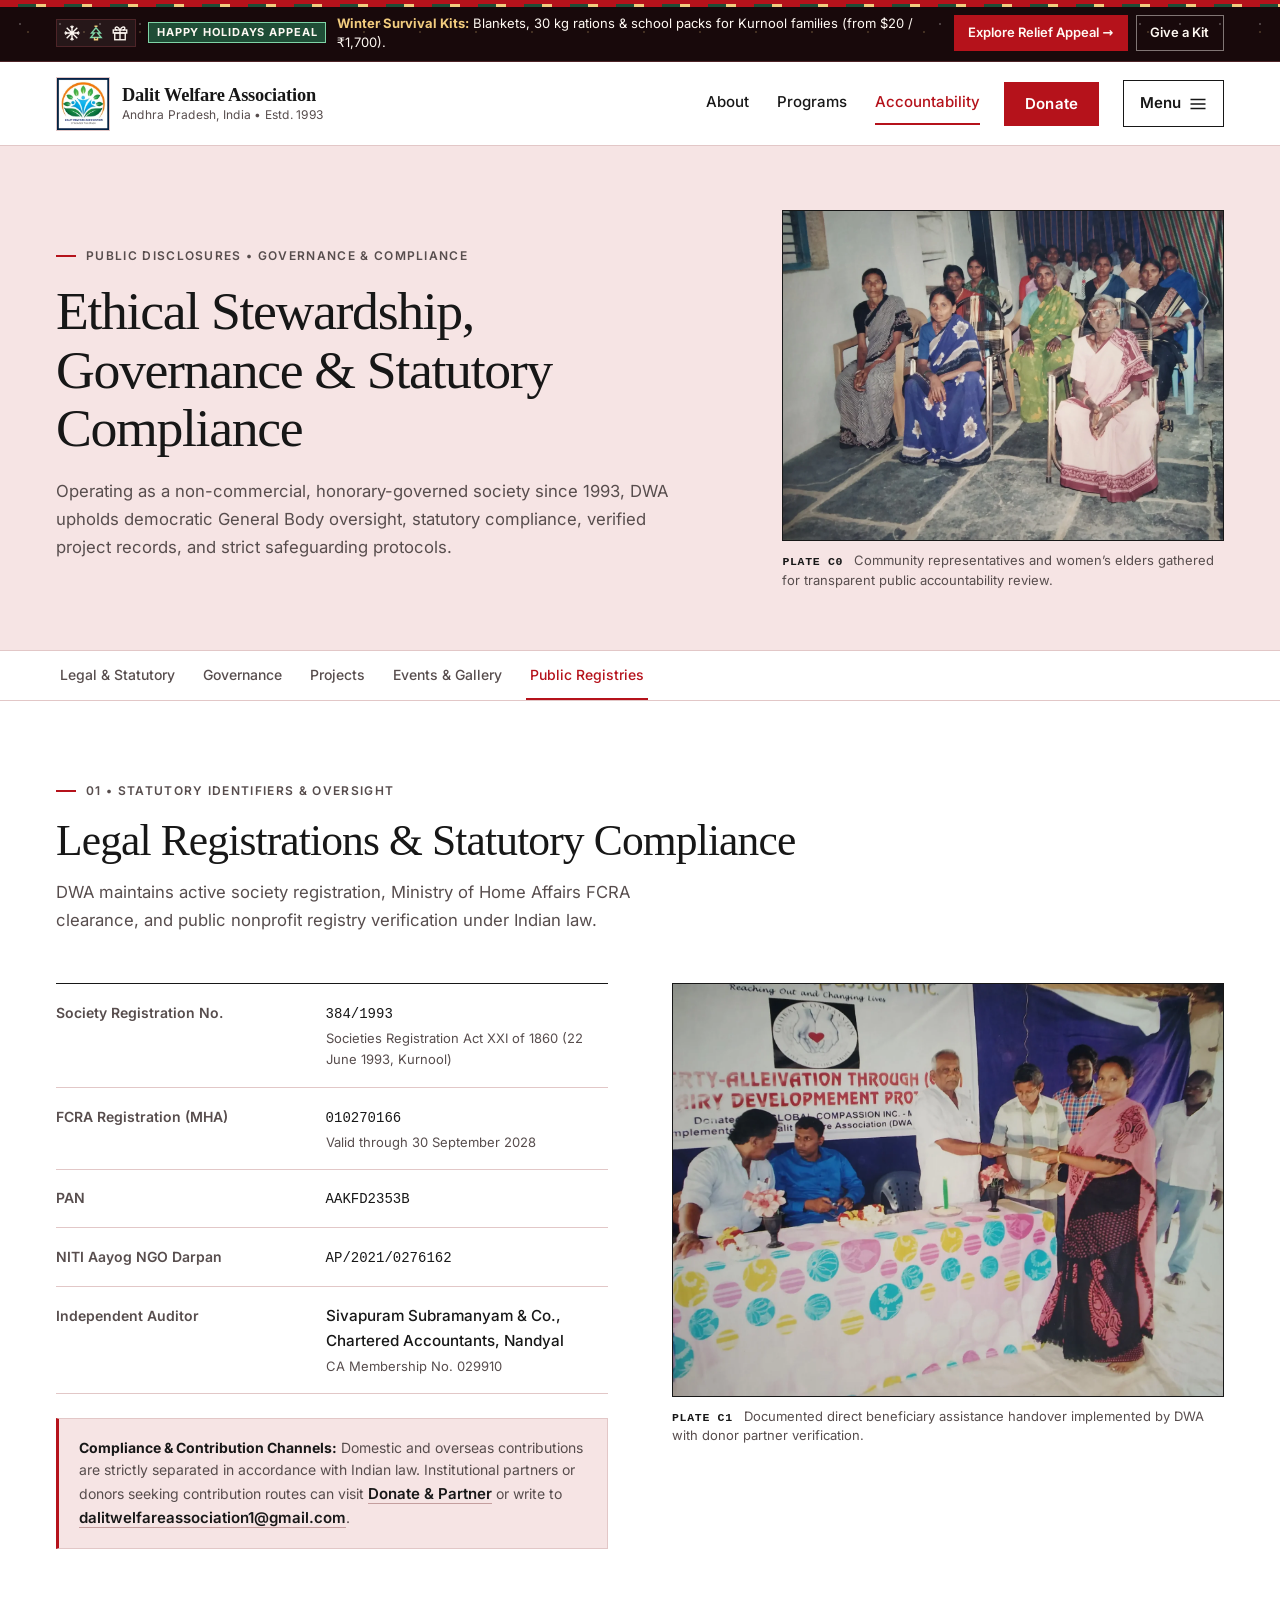
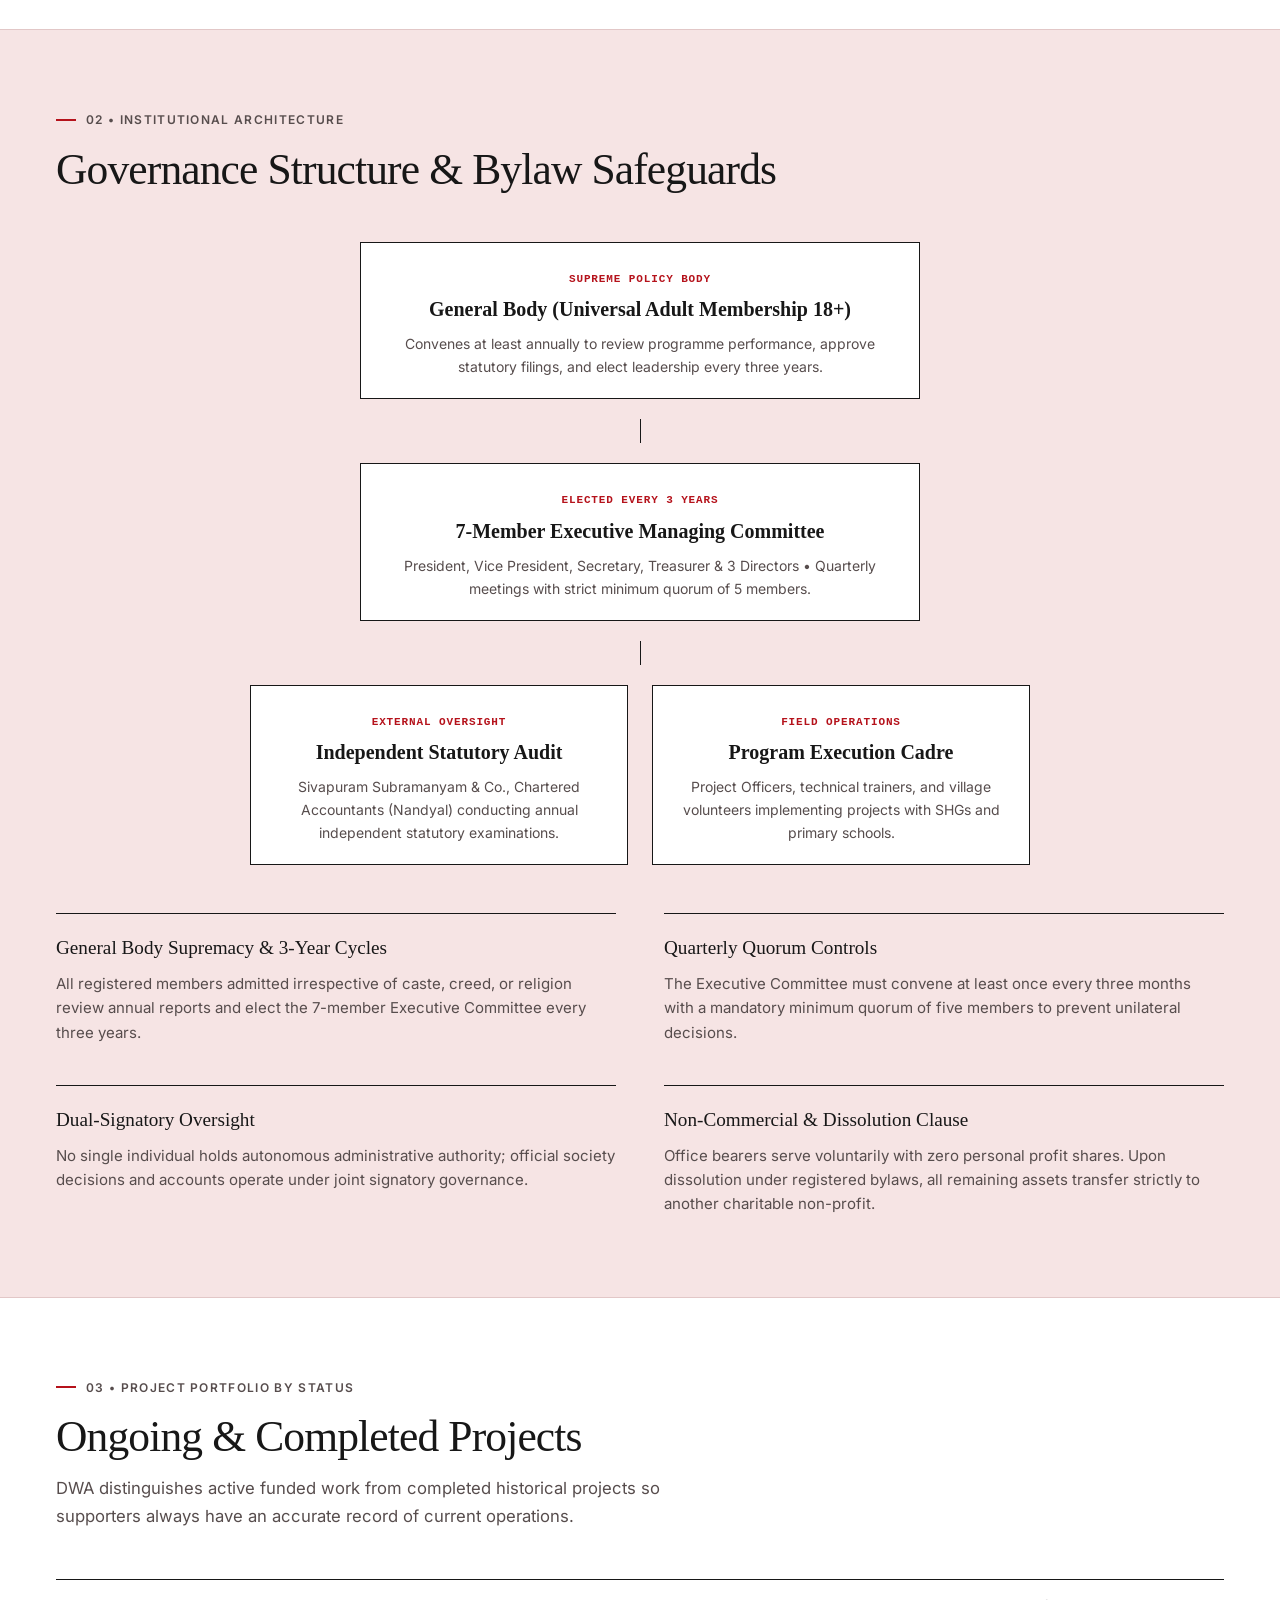
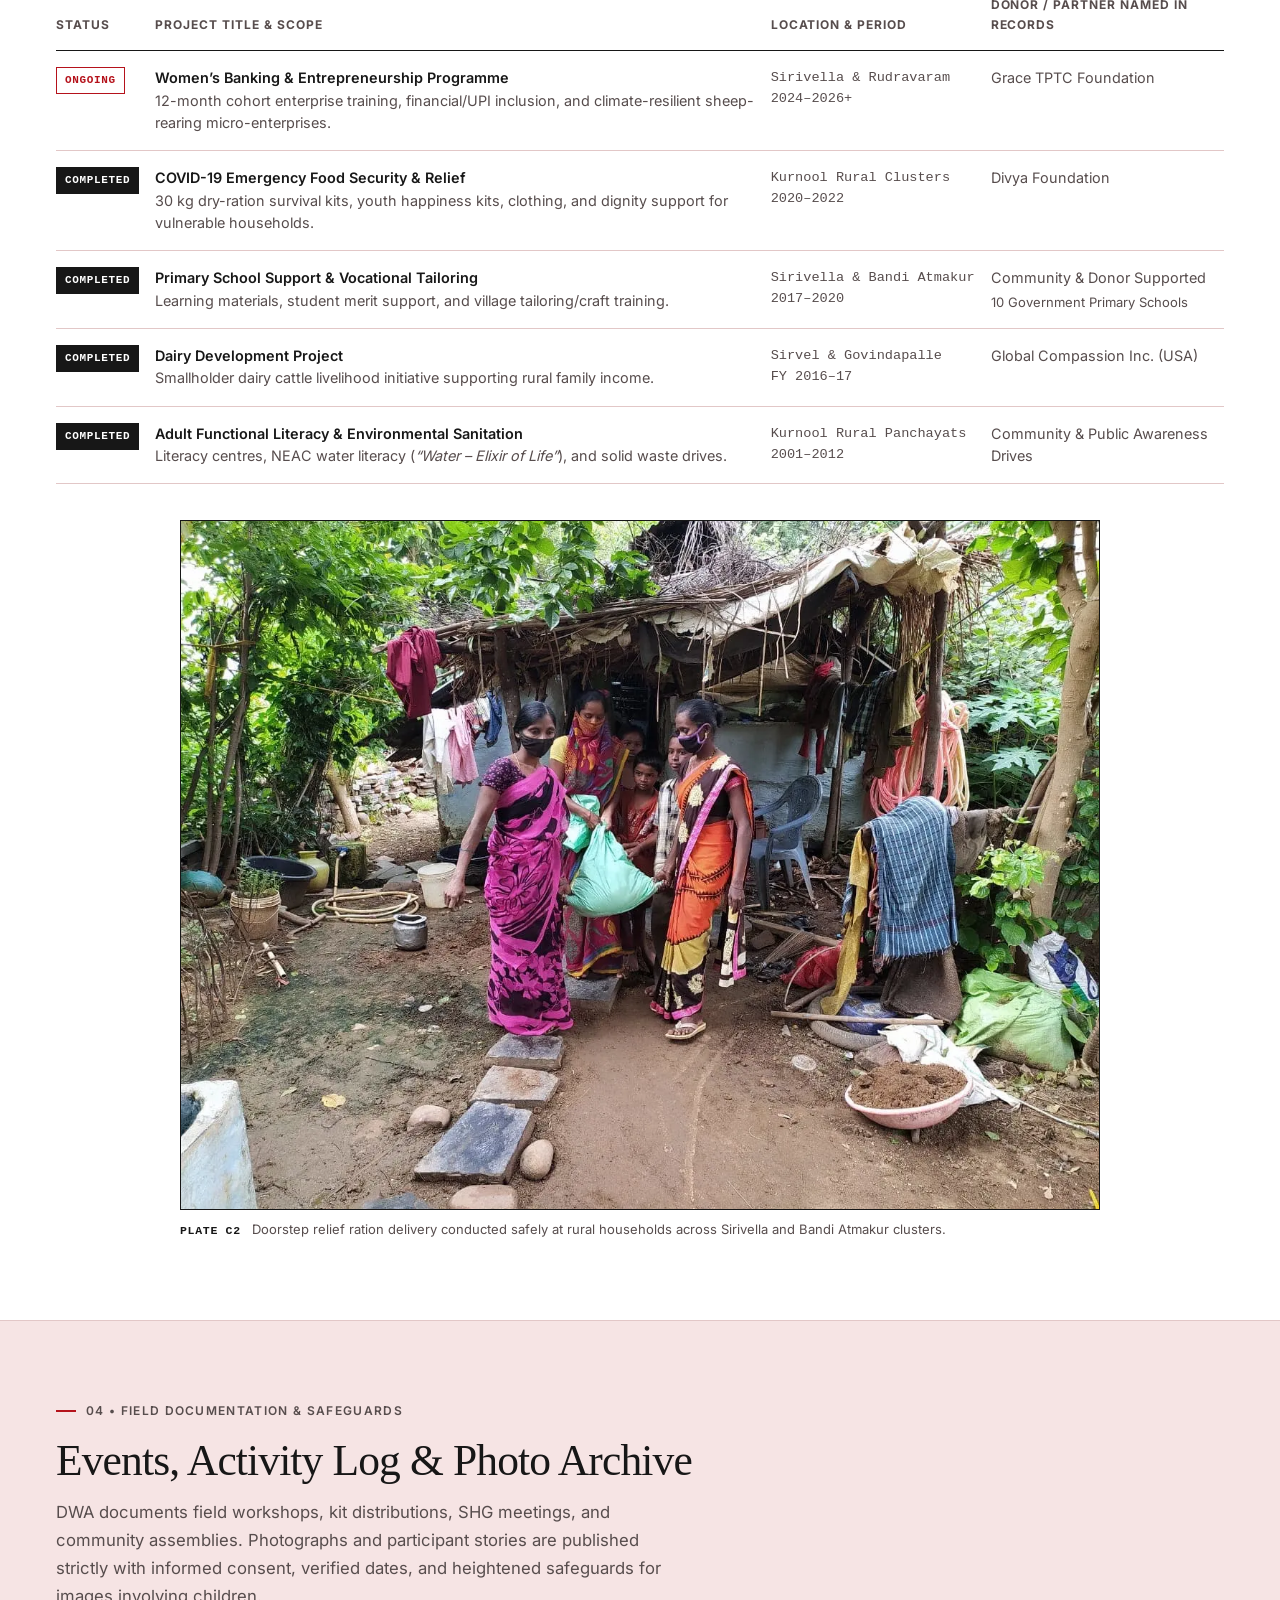
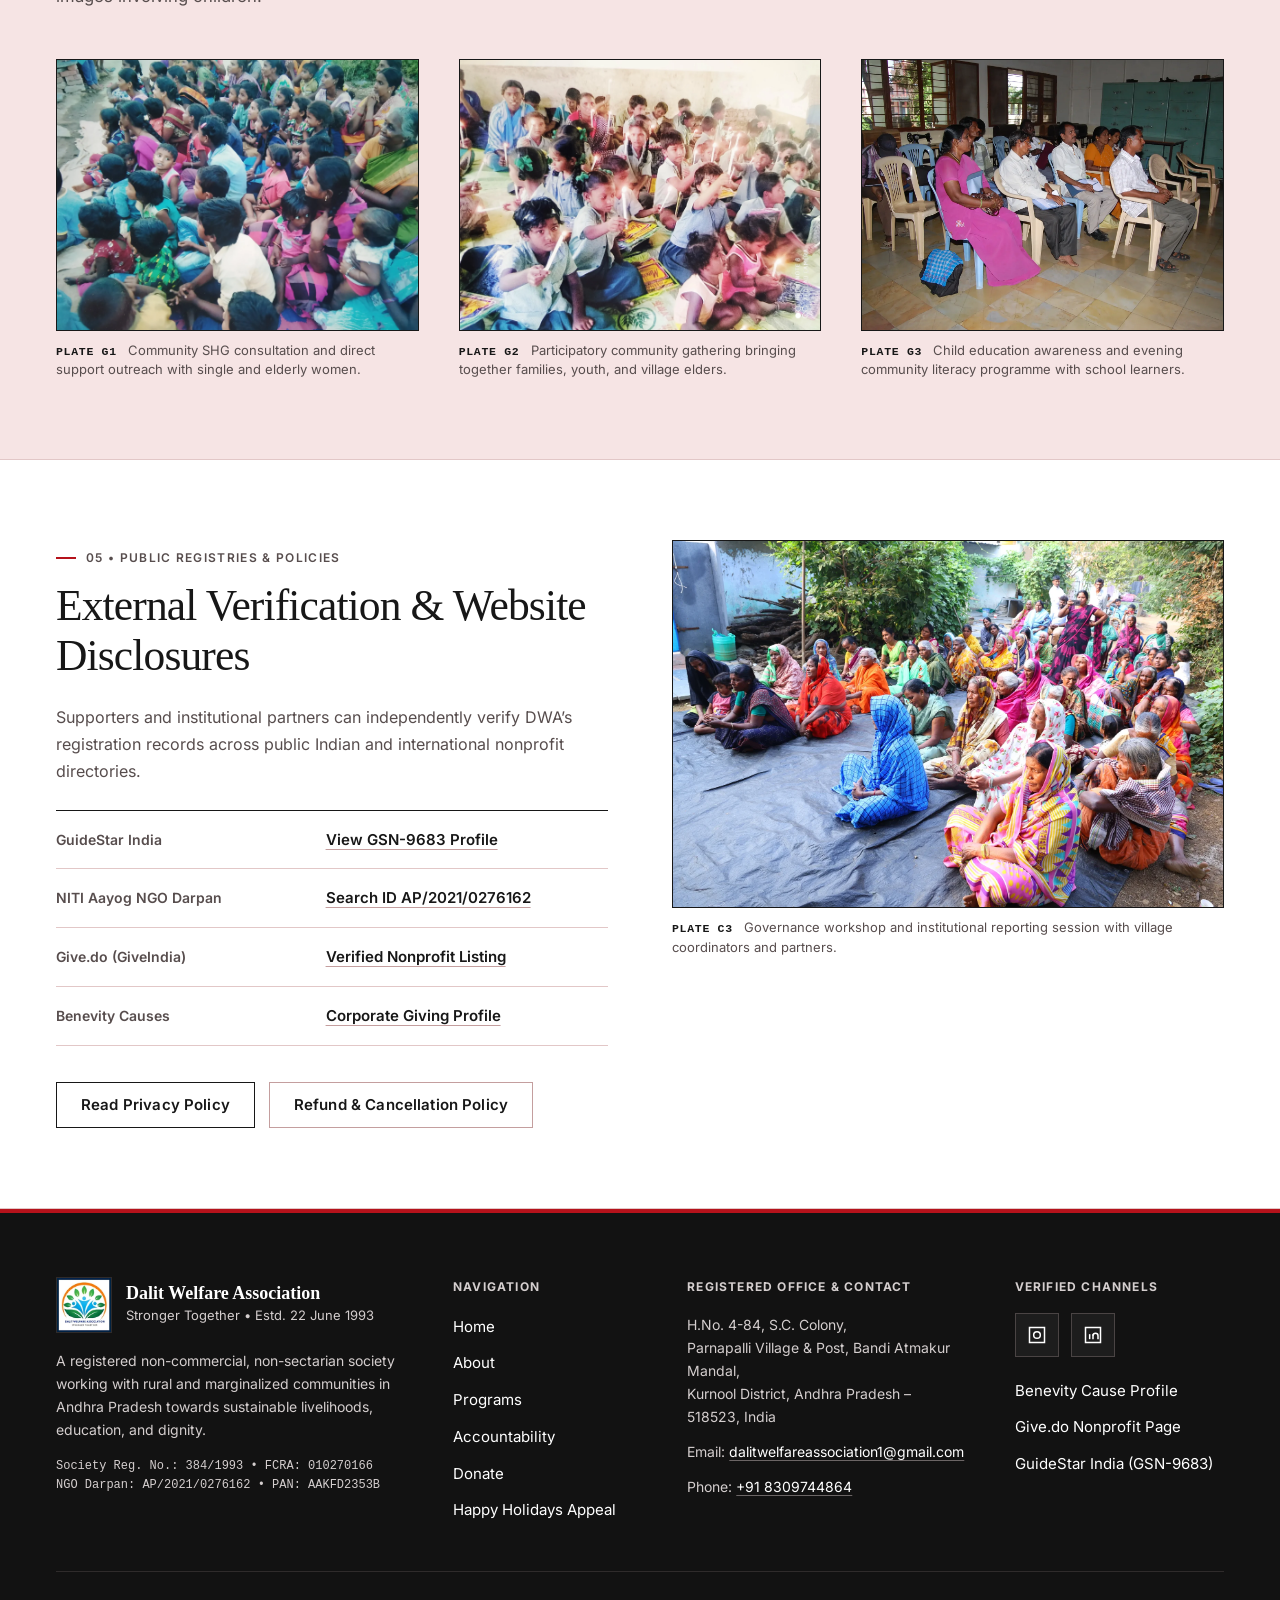
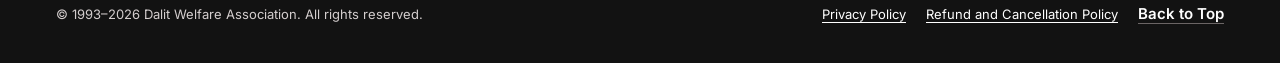
<file: accountability.html>
<!DOCTYPE html>
<html lang="en" id="top">
<head>
  <meta charset="UTF-8">
  <meta name="viewport" content="width=device-width, initial-scale=1.0">

  <!-- Google tag (gtag.js) -->
  <script async src="https://www.googletagmanager.com/gtag/js?id=G-67XGYJ70TD"></script>
  <script>
    window.dataLayer = window.dataLayer || [];
    function gtag(){dataLayer.push(arguments);}
    gtag('js', new Date());

    gtag('config', 'G-67XGYJ70TD');
  </script>
  <title>Accountability &amp; Governance — Dalit Welfare Association</title>
  <meta name="description" content="Review DWA statutory registrations (Society 384/1993, FCRA 010270166), honorary governance bylaws, active &amp; completed projects, and verified public registries.">
  <meta name="robots" content="index, follow">
  <meta name="theme-color" content="#FFFFFF">
  <link rel="canonical" href="https://dwaindiaa.org/accountability">

  <meta property="og:type" content="website">
  <meta property="og:site_name" content="Dalit Welfare Association (DWA)">
  <meta property="og:locale" content="en_IN">
  <meta property="og:url" content="https://dwaindiaa.org/accountability">
  <meta property="og:title" content="Accountability &amp; Governance — Dalit Welfare Association (DWA)">
  <meta property="og:description" content="Verified statutory identifiers, governance protocols, project logs, field documentation, and public disclosures since 1993.">
  <meta property="og:image" content="https://dwaindiaa.org/assets/images/dwa-logo-square.png">
  <meta property="og:image:width" content="512">
  <meta property="og:image:height" content="512">
  <meta property="og:image:alt" content="Dalit Welfare Association official square emblem">

  <meta name="twitter:card" content="summary">
  <meta name="twitter:title" content="Accountability &amp; Governance — Dalit Welfare Association (DWA)">
  <meta name="twitter:description" content="Statutory compliance, honorary governance bylaws, and project records of Dalit Welfare Association.">
  <meta name="twitter:image" content="https://dwaindiaa.org/assets/images/dwa-logo-square.png">
  <meta name="twitter:image:alt" content="Dalit Welfare Association official square emblem">

  <link rel="icon" type="image/png" sizes="64x64" href="assets/images/favicon-64.png">
  <link rel="apple-touch-icon" sizes="180x180" href="assets/images/apple-touch-icon.png">
  <link rel="preload" as="font" href="assets/fonts/inter-var-latin.woff2" type="font/woff2" crossorigin>
  <link rel="stylesheet" href="assets/css/styles.css">

  <script type="application/ld+json">
  {
    "@context": "https://schema.org",
    "@graph": [
      {
        "@type": "WebPage",
        "@id": "https://dwaindiaa.org/accountability#webpage",
        "url": "https://dwaindiaa.org/accountability",
        "name": "Accountability & Governance — Dalit Welfare Association (DWA)",
        "description": "Statutory credentials, governance bylaws, completed and ongoing projects, field activity archive, and public disclosures.",
        "inLanguage": "en-IN",
        "about": { "@id": "https://dwaindiaa.org/#organization" },
        "isPartOf": { "@id": "https://dwaindiaa.org/#website" }
      },
      {
        "@type": "BreadcrumbList",
        "itemListElement": [
          { "@type": "ListItem", "position": 1, "name": "Home", "item": "https://dwaindiaa.org/" },
          { "@type": "ListItem", "position": 2, "name": "Accountability", "item": "https://dwaindiaa.org/accountability" }
        ]
      }
    ]
  }
  </script>
</head>
<body>

  <a href="#main-content" class="skip-link">Skip to main content</a>

  <!-- TOP SITE-WIDE WINTER HOLIDAYS APPEAL BANNER -->
  <div class="holiday-top-banner" role="region" aria-label="Happy Holidays — Winter Emergency Relief Appeal">
    <div class="dwa-container">
      <div class="holiday-banner-inner">
        <div class="holiday-banner-lead">
          <div class="holiday-banner-icons" aria-hidden="true">
            <svg class="holiday-icon-svg holiday-anim-spin" viewBox="0 0 24 24" fill="none" stroke="currentColor" stroke-width="1.8">
              <path d="M12 2v20M2 12h20M4.93 4.93l14.14 14.14M19.07 4.93 4.93 19.07"></path>
              <path d="M12 5l2-2m-2 2-2-2M12 19l2 2m-2-2-2 2M5 12l-2 2m2-2-2-2M19 12l2 2m-2-2 2-2"></path>
            </svg>
            <svg class="holiday-icon-svg holiday-anim-twinkle" viewBox="0 0 24 24" fill="none" stroke="currentColor" stroke-width="1.8">
              <path stroke="#F2CC7E" d="M12 2v2M10 3h4"></path>
              <polygon stroke="#7FD4A6" points="12 5 6 12 10 12 5 18 19 18 14 12 18 12 12 5"></polygon>
              <path stroke="#F2CC7E" d="M10 18v3h4v-3"></path>
            </svg>
            <svg class="holiday-icon-svg" viewBox="0 0 24 24" fill="none" stroke="currentColor" stroke-width="1.8">
              <rect x="3" y="8" width="18" height="4"></rect>
              <rect x="5" y="12" width="14" height="9"></rect>
              <path d="M12 8v13M8 8c-1.5 0-2.5-1-2.5-2.2S6.8 3.5 8.5 4.2C10.1 4.9 12 8 12 8s1.9-3.1 3.5-3.8C17.2 3.5 18.5 4.5 18.5 5.8S17.5 8 16 8"></path>
            </svg>
          </div>
          <div class="holiday-banner-copy">
            <span class="holiday-banner-tag">Happy Holidays Appeal</span>
            <p class="holiday-banner-text">
              <strong>Winter Survival Kits:</strong> Blankets, 30 kg rations &amp; school packs for Kurnool families (from $20 / ₹1,700).
            </p>
          </div>
        </div>
        <div class="holiday-banner-actions">
          <a href="winter-appeal.html" class="holiday-btn-appeal">Explore Relief Appeal &rarr;</a>
          <a href="donate.html?fund=Emergency%20Relief%20%26%20Community%20Care%20Fund&amp;amount=1700#contribution-selector" class="holiday-btn-give">Give a Kit</a>
        </div>
      </div>
    </div>
  </div>

  <!-- HEADER -->
  <header class="site-header">
    <div class="dwa-container">
      <div class="site-header-inner">
        <a href="index.html" class="site-brand" aria-label="Dalit Welfare Association — Home">
          <div class="site-logo-box">
            <picture>
              <source srcset="assets/images/dwa-logo-sm.webp" type="image/webp">
              <img src="assets/images/dwa-logo-sm.png" alt="Dalit Welfare Association official square logo" width="54" height="54" class="site-logo-img" fetchpriority="high">
            </picture>
          </div>
          <div class="site-brand-text">
            <span class="site-title">Dalit Welfare Association</span>
            <span class="site-subtitle">Andhra Pradesh, India &bull; Estd. 1993</span>
          </div>
        </a>

        <div class="site-header-actions">
          <nav class="site-desktop-nav" aria-label="Primary navigation">
            <a href="about.html" class="nav-item">About</a>
            <a href="programs.html" class="nav-item">Programs</a>
            <a href="accountability.html" class="nav-item" aria-current="page">Accountability</a>
          </nav>

          <a href="donate.html" class="btn btn-primary header-btn-donate">Donate</a>

          <button id="btn-open-menu" type="button" class="btn-menu" aria-expanded="false" aria-controls="fullscreen-menu" aria-label="Open full site directory menu">
            <span class="btn-menu-label">Menu</span>
            <svg viewBox="0 0 24 24" fill="none" stroke="currentColor" stroke-width="2" aria-hidden="true">
              <path stroke-linecap="square" d="M3 6h18M3 12h18M3 18h18"></path>
            </svg>
          </button>
        </div>
      </div>
    </div>
  </header>

  <!-- FULL-SCREEN NAVIGATION OVERLAY -->
  <div id="fullscreen-menu" class="fullscreen-overlay" role="dialog" aria-modal="true" aria-label="Full website directory" aria-hidden="true" hidden>
    <div class="overlay-top-bar">
      <div class="dwa-container">
        <div class="overlay-top-bar-inner">
          <a href="index.html" class="site-brand" aria-label="Dalit Welfare Association — Home">
            <div class="site-logo-box">
              <picture>
                <source srcset="assets/images/dwa-logo-sm.webp" type="image/webp">
                <img src="assets/images/dwa-logo-sm.png" alt="Dalit Welfare Association square emblem" width="48" height="48" class="site-logo-img">
              </picture>
            </div>
            <div class="site-brand-text">
              <span class="site-title">Dalit Welfare Association</span>
              <span class="site-subtitle">Stronger Together &bull; Reg. No. 384/1993</span>
            </div>
          </a>

          <button id="btn-close-overlay" type="button" class="btn-close-overlay" aria-label="Close site directory menu">
            <span>Close</span>
            <span aria-hidden="true">&times;</span>
          </button>
        </div>
      </div>
    </div>

    <div class="overlay-body">
      <div class="dwa-container">
        <nav class="overlay-grid" aria-label="Comprehensive website directory">
          <div>
            <ul class="overlay-primary-list">
              <li><a href="index.html" class="overlay-primary-link">Home</a></li>
              <li><a href="about.html" class="overlay-primary-link">About</a></li>
              <li><a href="programs.html" class="overlay-primary-link">Programs</a></li>
              <li><a href="accountability.html" class="overlay-primary-link is-current">Accountability</a></li>
              <li><a href="donate.html" class="overlay-primary-link">Donate</a></li>
              <li><a href="winter-appeal.html" class="overlay-primary-link">Happy Holidays Appeal</a></li>
            </ul>
          </div>

          <div class="overlay-col">
            <button type="button" class="overlay-col-heading" aria-expanded="false" aria-controls="overlay-about-list">
              <span>About DWA</span>
              <svg class="overlay-col-chevron" viewBox="0 0 24 24" fill="none" stroke="currentColor" stroke-width="2" aria-hidden="true"><path d="M6 9l6 6 6-6"></path></svg>
            </button>
            <ul id="overlay-about-list" class="overlay-sublist is-collapsed">
              <li><a href="about.html#context" class="overlay-sublink">Regional &amp; Historical Context</a></li>
              <li><a href="about.html#history" class="overlay-sublink">Our Story &amp; Milestones</a></li>
              <li><a href="about.html#vision-mission" class="overlay-sublink">Vision, Mission &amp; Objectives</a></li>
              <li><a href="about.html#approach" class="overlay-sublink">Our Approach &amp; Geography</a></li>
              <li><a href="about.html#leadership" class="overlay-sublink">Organisation &amp; Leadership</a></li>
              <li><a href="about.html#credentials" class="overlay-sublink">Credentials &amp; Partners</a></li>
            </ul>
          </div>

          <div class="overlay-col">
            <button type="button" class="overlay-col-heading" aria-expanded="false" aria-controls="overlay-programs-list">
              <span>Programs</span>
              <svg class="overlay-col-chevron" viewBox="0 0 24 24" fill="none" stroke="currentColor" stroke-width="2" aria-hidden="true"><path d="M6 9l6 6 6-6"></path></svg>
            </button>
            <ul id="overlay-programs-list" class="overlay-sublist is-collapsed">
              <li><a href="programs.html#womens-empowerment" class="overlay-sublink">Women&rsquo;s Empowerment &amp; Livelihoods</a></li>
              <li><a href="programs.html#financial-digital" class="overlay-sublink">Financial &amp; Digital Inclusion</a></li>
              <li><a href="programs.html#child-education" class="overlay-sublink">Child Education &amp; Protection</a></li>
              <li><a href="programs.html#water-conservation" class="overlay-sublink">Water Conservation &amp; Sanitation</a></li>
              <li><a href="programs.html#community-development" class="overlay-sublink">Community Development &amp; Health</a></li>
              <li><a href="programs.html#archives" class="overlay-sublink">Delivery Approach &amp; Archives</a></li>
            </ul>
          </div>

          <div class="overlay-col">
            <button type="button" class="overlay-col-heading" aria-expanded="false" aria-controls="overlay-accountability-list">
              <span>Accountability</span>
              <svg class="overlay-col-chevron" viewBox="0 0 24 24" fill="none" stroke="currentColor" stroke-width="2" aria-hidden="true"><path d="M6 9l6 6 6-6"></path></svg>
            </button>
            <ul id="overlay-accountability-list" class="overlay-sublist is-collapsed">
              <li><a href="accountability.html#legal-credentials" class="overlay-sublink">Legal &amp; Statutory Registrations</a></li>
              <li><a href="accountability.html#governance" class="overlay-sublink">Governance Architecture</a></li>
              <li><a href="accountability.html#projects" class="overlay-sublink">Previous &amp; Ongoing Projects</a></li>
              <li><a href="accountability.html#gallery-events" class="overlay-sublink">Events &amp; Photo Archive</a></li>
              <li><a href="accountability.html#policies" class="overlay-sublink">Public Registries &amp; Policies</a></li>
            </ul>
          </div>

          <div class="overlay-col">
            <button type="button" class="overlay-col-heading" aria-expanded="false" aria-controls="overlay-donate-list">
              <span>Donate &amp; Partner</span>
              <svg class="overlay-col-chevron" viewBox="0 0 24 24" fill="none" stroke="currentColor" stroke-width="2" aria-hidden="true"><path d="M6 9l6 6 6-6"></path></svg>
            </button>
            <ul id="overlay-donate-list" class="overlay-sublist is-collapsed">
              <li><a href="winter-appeal.html" class="overlay-sublink">Winter Holidays Emergency Appeal</a></li>
              <li><a href="donate.html#support-pathways" class="overlay-sublink">Ways to Support DWA</a></li>
              <li><a href="donate.html#contribution-selector" class="overlay-sublink">Contribution Amount Selector</a></li>
              <li><a href="donate.html#domestic-giving" class="overlay-sublink">Domestic Donations (India)</a></li>
              <li><a href="donate.html#international-giving" class="overlay-sublink">International Giving (FCRA)</a></li>
              <li><a href="donate.html#partner-enquiry" class="overlay-sublink">CSR, Grants &amp; Volunteering</a></li>
              <li><a href="donate.html#contact" class="overlay-sublink">Contact &amp; Enquiry Form</a></li>
            </ul>
          </div>
        </nav>
      </div>
    </div>

    <div class="overlay-footer-bar">
      <div class="dwa-container">
        <div class="overlay-footer-inner">
          <span>Registered Office: Parnapalli Village &amp; Post, Bandi Atmakur Mandal, Kurnool District, Andhra Pradesh &ndash; 518523</span>
          <span>Email: <a href="mailto:dalitwelfareassociation1@gmail.com" class="editorial-link">dalitwelfareassociation1@gmail.com</a></span>
        </div>
      </div>
    </div>
  </div>

  <!-- MAIN CONTENT -->
  <main id="main-content">

    <!-- PAGE HERO (RED TINT) -->
    <section class="page-hero" aria-labelledby="acc-hero-title">
      <div class="dwa-container">
        <div class="split-grid split-grid--wide-left">
          <div>
            <p class="eyebrow">
              <span class="eyebrow-marker" aria-hidden="true"></span>
              Public Disclosures &bull; Governance &amp; Compliance
            </p>
            <h1 id="acc-hero-title" class="page-hero-title">
              Ethical Stewardship, Governance &amp; Statutory Compliance
            </h1>
            <p class="section-lead">
              Operating as a non-commercial, honorary-governed society since 1993, DWA upholds democratic General Body oversight, statutory compliance, verified project records, and strict safeguarding protocols.
            </p>
          </div>

          <figure class="photo-figure">
            <div class="photo-frame ratio-4x3">
              <img
                src="assets/images/C0.webp"
                alt="Women's committee representatives and senior community leaders seated together at a village governance and accountability assembly"
                width="1600"
                height="1200"
                class="photo-img"
                fetchpriority="high"
                decoding="async"
              >
            </div>
            <figcaption class="photo-caption">
              <span class="photo-caption-plate">Plate C0</span> Community representatives and women&rsquo;s elders gathered for transparent public accountability review.
            </figcaption>
          </figure>
        </div>
      </div>
    </section>

    <!-- IN-PAGE TABULAR NAVIGATION -->
    <nav class="subnav-bar" aria-label="Accountability page sections">
      <div class="dwa-container">
        <div class="subnav-scroll">
          <ul class="subnav-list">
            <li><a href="#legal-credentials" class="subnav-link is-active">Legal &amp; Statutory</a></li>
            <li><a href="#governance" class="subnav-link">Governance</a></li>
            <li><a href="#projects" class="subnav-link">Projects</a></li>
            <li><a href="#gallery-events" class="subnav-link">Events &amp; Gallery</a></li>
            <li><a href="#policies" class="subnav-link">Public Registries</a></li>
          </ul>
        </div>
      </div>
    </nav>

    <!-- 1. LEGAL REGISTRATIONS & STATUTORY COMPLIANCE (WHITE) -->
    <section id="legal-credentials" class="section-band" aria-labelledby="legal-heading">
      <div class="dwa-container">
        <div class="section-header-stack">
          <p class="eyebrow"><span class="eyebrow-marker" aria-hidden="true"></span>01 &bull; Statutory Identifiers &amp; Oversight</p>
          <h2 id="legal-heading" class="section-heading">Legal Registrations &amp; Statutory Compliance</h2>
          <p class="section-lead">
            DWA maintains active society registration, Ministry of Home Affairs FCRA clearance, and public nonprofit registry verification under Indian law.
          </p>
        </div>

        <div class="split-grid">
          <div>
            <dl class="credentials-ledger">
              <div class="credential-row">
                <dt class="credential-label">Society Registration No.</dt>
                <dd class="credential-value"><span class="credential-code">384/1993</span> <span class="credential-sub">Societies Registration Act XXI of 1860 (22 June 1993, Kurnool)</span></dd>
              </div>
              <div class="credential-row">
                <dt class="credential-label">FCRA Registration (MHA)</dt>
                <dd class="credential-value"><span class="credential-code">010270166</span> <span class="credential-sub">Valid through 30 September 2028</span></dd>
              </div>
              <div class="credential-row">
                <dt class="credential-label">PAN</dt>
                <dd class="credential-value credential-code">AAKFD2353B</dd>
              </div>
              <div class="credential-row">
                <dt class="credential-label">NITI Aayog NGO Darpan</dt>
                <dd class="credential-value"><span class="credential-code">AP/2021/0276162</span></dd>
              </div>
              <div class="credential-row">
                <dt class="credential-label">Independent Auditor</dt>
                <dd class="credential-value">Sivapuram Subramanyam &amp; Co., Chartered Accountants, Nandyal <span class="credential-sub">CA Membership No. 029910</span></dd>
              </div>
            </dl>

            <div class="callout-note mt-md">
              <strong>Compliance &amp; Contribution Channels:</strong> Domestic and overseas contributions are strictly separated in accordance with Indian law. Institutional partners or donors seeking contribution routes can visit <a href="donate.html" class="editorial-link">Donate &amp; Partner</a> or write to <a href="mailto:dalitwelfareassociation1@gmail.com" class="editorial-link">dalitwelfareassociation1@gmail.com</a>.
            </div>
          </div>

          <figure class="photo-figure">
            <div class="photo-frame ratio-4x3">
              <img
                src="assets/images/C1.webp"
                alt="Dalit Welfare Association leadership and Global Compassion Inc. banner during direct disbursement to rural beneficiary woman"
                width="1600"
                height="1200"
                class="photo-img"
                loading="lazy"
                decoding="async"
              >
            </div>
            <figcaption class="photo-caption">
              <span class="photo-caption-plate">Plate C1</span> Documented direct beneficiary assistance handover implemented by DWA with donor partner verification.
            </figcaption>
          </figure>
        </div>
      </div>
    </section>

    <!-- 2. GOVERNANCE ARCHITECTURE & BYLAW MANDATES (RED TINT) -->
    <section id="governance" class="section-band band-alt" aria-labelledby="gov-heading">
      <div class="dwa-container">
        <div class="section-header-stack">
          <p class="eyebrow"><span class="eyebrow-marker" aria-hidden="true"></span>02 &bull; Institutional Architecture</p>
          <h2 id="gov-heading" class="section-heading">Governance Structure &amp; Bylaw Safeguards</h2>
        </div>

        <div class="gov-tree" aria-label="DWA governance hierarchy">
          <div class="gov-node">
            <span class="gov-node-kicker">Supreme Policy Body</span>
            <h3 class="gov-node-title">General Body (Universal Adult Membership 18+)</h3>
            <p class="gov-node-desc">Convenes at least annually to review programme performance, approve statutory filings, and elect leadership every three years.</p>
          </div>

          <div class="gov-connector" aria-hidden="true"></div>

          <div class="gov-node">
            <span class="gov-node-kicker">Elected Every 3 Years</span>
            <h3 class="gov-node-title">7-Member Executive Managing Committee</h3>
            <p class="gov-node-desc">President, Vice President, Secretary, Treasurer &amp; 3 Directors &bull; Quarterly meetings with strict minimum quorum of 5 members.</p>
          </div>

          <div class="gov-connector" aria-hidden="true"></div>

          <div class="gov-branch-grid">
            <div class="gov-node">
              <span class="gov-node-kicker">External Oversight</span>
              <h3 class="gov-node-title">Independent Statutory Audit</h3>
              <p class="gov-node-desc">Sivapuram Subramanyam &amp; Co., Chartered Accountants (Nandyal) conducting annual independent statutory examinations.</p>
            </div>
            <div class="gov-node">
              <span class="gov-node-kicker">Field Operations</span>
              <h3 class="gov-node-title">Program Execution Cadre</h3>
              <p class="gov-node-desc">Project Officers, technical trainers, and village volunteers implementing projects with SHGs and primary schools.</p>
            </div>
          </div>
        </div>

        <div class="cols-2 mt-xl">
          <div class="editorial-block-item">
            <h3>General Body Supremacy &amp; 3-Year Cycles</h3>
            <p>All registered members admitted irrespective of caste, creed, or religion review annual reports and elect the 7-member Executive Committee every three years.</p>
          </div>
          <div class="editorial-block-item">
            <h3>Quarterly Quorum Controls</h3>
            <p>The Executive Committee must convene at least once every three months with a mandatory minimum quorum of five members to prevent unilateral decisions.</p>
          </div>
          <div class="editorial-block-item">
            <h3>Dual-Signatory Oversight</h3>
            <p>No single individual holds autonomous administrative authority; official society decisions and accounts operate under joint signatory governance.</p>
          </div>
          <div class="editorial-block-item">
            <h3>Non-Commercial &amp; Dissolution Clause</h3>
            <p>Office bearers serve voluntarily with zero personal profit shares. Upon dissolution under registered bylaws, all remaining assets transfer strictly to another charitable non-profit.</p>
          </div>
        </div>
      </div>
    </section>

    <!-- 3. PREVIOUS & ONGOING PROJECTS (WHITE) -->
    <section id="projects" class="section-band" aria-labelledby="projects-heading">
      <div class="dwa-container">
        <div class="section-header-stack">
          <p class="eyebrow"><span class="eyebrow-marker" aria-hidden="true"></span>03 &bull; Project Portfolio by Status</p>
          <h2 id="projects-heading" class="section-heading">Ongoing &amp; Completed Projects</h2>
          <p class="section-lead">
            DWA distinguishes active funded work from completed historical projects so supporters always have an accurate record of current operations.
          </p>
        </div>

        <div class="table-scroll">
          <table class="editorial-table">
            <thead>
              <tr>
                <th scope="col">Status</th>
                <th scope="col">Project Title &amp; Scope</th>
                <th scope="col">Location &amp; Period</th>
                <th scope="col">Donor / Partner Named in Records</th>
              </tr>
            </thead>
            <tbody>
              <tr>
                <td><span class="status-tag status-tag--ongoing">Ongoing</span></td>
                <td><strong>Women&rsquo;s Banking &amp; Entrepreneurship Programme</strong><br>12-month cohort enterprise training, financial/UPI inclusion, and climate-resilient sheep-rearing micro-enterprises.</td>
                <td class="cell-mono">Sirivella &amp; Rudravaram<br>2024&ndash;2026+</td>
                <td>Grace TPTC Foundation</td>
              </tr>
              <tr>
                <td><span class="status-tag status-tag--completed">Completed</span></td>
                <td><strong>COVID-19 Emergency Food Security &amp; Relief</strong><br>30 kg dry-ration survival kits, youth happiness kits, clothing, and dignity support for vulnerable households.</td>
                <td class="cell-mono">Kurnool Rural Clusters<br>2020&ndash;2022</td>
                <td>Divya Foundation</td>
              </tr>
              <tr>
                <td><span class="status-tag status-tag--completed">Completed</span></td>
                <td><strong>Primary School Support &amp; Vocational Tailoring</strong><br>Learning materials, student merit support, and village tailoring/craft training.</td>
                <td class="cell-mono">Sirivella &amp; Bandi Atmakur<br>2017&ndash;2020</td>
                <td>Community &amp; Donor Supported<br><span class="credential-sub">10 Government Primary Schools</span></td>
              </tr>
              <tr>
                <td><span class="status-tag status-tag--completed">Completed</span></td>
                <td><strong>Dairy Development Project</strong><br>Smallholder dairy cattle livelihood initiative supporting rural family income.</td>
                <td class="cell-mono">Sirvel &amp; Govindapalle<br>FY 2016&ndash;17</td>
                <td>Global Compassion Inc. (USA)</td>
              </tr>
              <tr>
                <td><span class="status-tag status-tag--completed">Completed</span></td>
                <td><strong>Adult Functional Literacy &amp; Environmental Sanitation</strong><br>Literacy centres, NEAC water literacy (<em>&ldquo;Water &ndash; Elixir of Life&rdquo;</em>), and solid waste drives.</td>
                <td class="cell-mono">Kurnool Rural Panchayats<br>2001&ndash;2012</td>
                <td>Community &amp; Public Awareness Drives</td>
              </tr>
            </tbody>
          </table>
        </div>

        <figure class="photo-figure photo-figure--wide mt-lg">
          <div class="photo-frame ratio-4x3">
            <img
              src="assets/images/C2.webp"
              alt="DWA field volunteers wearing face masks delivering doorstep essential relief bags to a rural family outside a thatched village home"
              width="1280"
              height="960"
              class="photo-img"
              loading="lazy"
              decoding="async"
            >
          </div>
          <figcaption class="photo-caption">
            <span class="photo-caption-plate">Plate C2</span> Doorstep relief ration delivery conducted safely at rural households across Sirivella and Bandi Atmakur clusters.
          </figcaption>
        </figure>
      </div>
    </section>

    <!-- 4. EVENTS, ACTIVITIES & PHOTO ARCHIVE (RED TINT) -->
    <section id="gallery-events" class="section-band band-alt" aria-labelledby="gallery-heading">
      <div class="dwa-container">
        <div class="section-header-stack">
          <p class="eyebrow"><span class="eyebrow-marker" aria-hidden="true"></span>04 &bull; Field Documentation &amp; Safeguards</p>
          <h2 id="gallery-heading" class="section-heading">Events, Activity Log &amp; Photo Archive</h2>
          <p class="section-lead">
            DWA documents field workshops, kit distributions, SHG meetings, and community assemblies. Photographs and participant stories are published strictly with informed consent, verified dates, and heightened safeguards for images involving children.
          </p>
        </div>

        <div class="cols-3">
          <figure class="photo-figure">
            <div class="photo-frame ratio-4x3">
              <img
                src="assets/images/G1.webp"
                alt="Elderly and widowed rural women gathered outdoors on community mats during a village SHG and support assembly"
                width="1600"
                height="1200"
                class="photo-img"
                loading="lazy"
                decoding="async"
              >
            </div>
            <figcaption class="photo-caption">
              <span class="photo-caption-plate">Plate G1</span> Community SHG consultation and direct support outreach with single and elderly women.
            </figcaption>
          </figure>

          <figure class="photo-figure">
            <div class="photo-frame ratio-4x3">
              <img
                src="assets/images/G2.webp"
                alt="Rural children, mothers, and senior community members seated together attentively during a DWA village outreach meeting"
                width="1600"
                height="1200"
                class="photo-img"
                loading="lazy"
                decoding="async"
              >
            </div>
            <figcaption class="photo-caption">
              <span class="photo-caption-plate">Plate G2</span> Participatory community gathering bringing together families, youth, and village elders.
            </figcaption>
          </figure>

          <figure class="photo-figure">
            <div class="photo-frame ratio-4x3">
              <img
                src="assets/images/G3.webp"
                alt="Government primary school children seated with study materials holding candles during an awareness and literacy evening session"
                width="1600"
                height="1064"
                class="photo-img"
                loading="lazy"
                decoding="async"
              >
            </div>
            <figcaption class="photo-caption">
              <span class="photo-caption-plate">Plate G3</span> Child education awareness and evening community literacy programme with school learners.
            </figcaption>
          </figure>
        </div>
      </div>
    </section>

    <!-- 5. PUBLIC POLICIES & THIRD-PARTY PORTALS (WHITE) -->
    <section id="policies" class="section-band" aria-labelledby="policies-heading">
      <div class="dwa-container">
        <div class="split-grid">
          <div>
            <p class="eyebrow"><span class="eyebrow-marker" aria-hidden="true"></span>05 &bull; Public Registries &amp; Policies</p>
            <h2 id="policies-heading" class="section-heading mt-xs">External Verification &amp; Website Disclosures</h2>
            <p class="prose-copy mt-md">
              Supporters and institutional partners can independently verify DWA&rsquo;s registration records across public Indian and international nonprofit directories.
            </p>
            <div class="credentials-ledger mt-md">
              <div class="credential-row">
                <div class="credential-label">GuideStar India</div>
                <div class="credential-value"><a href="https://guidestarindia.org/GSN-9683/DWA" target="_blank" rel="noopener noreferrer" class="editorial-link">View GSN-9683 Profile</a></div>
              </div>
              <div class="credential-row">
                <div class="credential-label">NITI Aayog NGO Darpan</div>
                <div class="credential-value"><a href="https://ngodarpan.gov.in/#/search-ngo" target="_blank" rel="noopener noreferrer" class="editorial-link">Search ID AP/2021/0276162</a></div>
              </div>
              <div class="credential-row">
                <div class="credential-label">Give.do (GiveIndia)</div>
                <div class="credential-value"><a href="https://give.do/discover/18G1/dalit-welfare-association/" target="_blank" rel="noopener noreferrer" class="editorial-link">Verified Nonprofit Listing</a></div>
              </div>
              <div class="credential-row">
                <div class="credential-label">Benevity Causes</div>
                <div class="credential-value"><a href="https://mygoodness.benevity.org/community/cause/356-5640831431326_7b83" target="_blank" rel="noopener noreferrer" class="editorial-link">Corporate Giving Profile</a></div>
              </div>
            </div>
            <div class="hero-actions mt-lg">
              <button type="button" class="btn btn-secondary" data-modal-open="modal-privacy">Read Privacy Policy</button>
              <button type="button" class="btn btn-subtle" data-modal-open="modal-refund">Refund &amp; Cancellation Policy</button>
            </div>
          </div>

          <figure class="photo-figure">
            <div class="photo-frame ratio-3x2">
              <img
                src="assets/images/C3.webp"
                alt="Community representatives and NGO coordinators holding training folders at a DWA capacity-building and governance workshop"
                width="1600"
                height="1067"
                class="photo-img"
                loading="lazy"
                decoding="async"
              >
            </div>
            <figcaption class="photo-caption">
              <span class="photo-caption-plate">Plate C3</span> Governance workshop and institutional reporting session with village coordinators and partners.
            </figcaption>
          </figure>
        </div>
      </div>
    </section>

  </main>

  <!-- FOOTER -->
  <footer id="site-footer" class="site-footer">
    <div class="dwa-container">
      <div class="footer-grid">
        <div>
          <div class="footer-brand-row">
            <div class="footer-logo-box">
              <picture>
                <source srcset="assets/images/dwa-logo-sm.webp" type="image/webp">
                <img src="assets/images/dwa-logo-sm.png" alt="Dalit Welfare Association square emblem" width="56" height="56" class="site-logo-img" loading="lazy">
              </picture>
            </div>
            <div>
              <div class="footer-org-name">Dalit Welfare Association</div>
              <div class="footer-motto">Stronger Together &bull; Estd. 22 June 1993</div>
            </div>
          </div>
          <p class="footer-desc">
            A registered non-commercial, non-sectarian society working with rural and marginalized communities in Andhra Pradesh towards sustainable livelihoods, education, and dignity.
          </p>
          <p class="footer-ids">
            Society Reg. No.: 384/1993 &bull; FCRA: 010270166<br>
            NGO Darpan: AP/2021/0276162 &bull; PAN: AAKFD2353B
          </p>
        </div>

        <div>
          <h2 class="footer-heading">Navigation</h2>
          <ul class="footer-nav-list">
            <li><a href="index.html" class="footer-link">Home</a></li>
            <li><a href="about.html" class="footer-link">About</a></li>
            <li><a href="programs.html" class="footer-link">Programs</a></li>
            <li><a href="accountability.html" class="footer-link">Accountability</a></li>
            <li><a href="donate.html" class="footer-link">Donate</a></li>
            <li><a href="winter-appeal.html" class="footer-link">Happy Holidays Appeal</a></li>
          </ul>
        </div>

        <div>
          <h2 class="footer-heading">Registered Office &amp; Contact</h2>
          <address class="footer-contact-block">
            <span>
              H.No. 4-84, S.C. Colony,<br>
              Parnapalli Village &amp; Post, Bandi Atmakur Mandal,<br>
              Kurnool District, Andhra Pradesh &ndash; 518523, India
            </span>
            <span>Email: <a href="mailto:dalitwelfareassociation1@gmail.com">dalitwelfareassociation1@gmail.com</a></span>
            <span>Phone: <a href="tel:+918309744864">+91 8309744864</a></span>
          </address>
        </div>

        <div>
          <h2 class="footer-heading">Verified Channels</h2>
          <div class="social-links-row">
            <a href="https://www.instagram.com/dwaindia" target="_blank" rel="noopener noreferrer" class="social-icon-link" aria-label="Dalit Welfare Association on Instagram">
              <svg viewBox="0 0 24 24" fill="none" stroke="currentColor" stroke-width="1.8" aria-hidden="true">
                <rect x="3" y="3" width="18" height="18"></rect>
                <circle cx="12" cy="12" r="4"></circle>
                <line x1="17.5" y1="6.5" x2="17.51" y2="6.5"></line>
              </svg>
            </a>
            <a href="https://id.linkedin.com/company/dalitwelfareassociation?trk=public_profile_volunteering-position_profile-section-card_full-click" target="_blank" rel="noopener noreferrer" class="social-icon-link" aria-label="Dalit Welfare Association on LinkedIn">
              <svg viewBox="0 0 24 24" fill="none" stroke="currentColor" stroke-width="1.8" aria-hidden="true">
                <rect x="3" y="3" width="18" height="18"></rect>
                <line x1="8" y1="11" x2="8" y2="17"></line>
                <line x1="8" y1="8" x2="8" y2="8.01"></line>
                <path d="M12 17v-6"></path>
                <path d="M12 13a3 3 0 0 1 6 0v4"></path>
              </svg>
            </a>
          </div>
          <ul class="footer-nav-list">
            <li><a href="https://mygoodness.benevity.org/community/cause/356-5640831431326_7b83" target="_blank" rel="noopener noreferrer" class="footer-link">Benevity Cause Profile</a></li>
            <li><a href="https://give.do/discover/18G1/dalit-welfare-association/" target="_blank" rel="noopener noreferrer" class="footer-link">Give.do Nonprofit Page</a></li>
            <li><a href="https://guidestarindia.org/GSN-9683/DWA" target="_blank" rel="noopener noreferrer" class="footer-link">GuideStar India (GSN-9683)</a></li>
          </ul>
        </div>
      </div>

      <div id="footer-policies" class="footer-bottom">
        <p>&copy; 1993&ndash;2026 Dalit Welfare Association. All rights reserved.</p>
        <div class="footer-legal-links">
          <button type="button" class="footer-policy-btn" data-modal-open="modal-privacy">Privacy Policy</button>
          <button type="button" class="footer-policy-btn" data-modal-open="modal-refund">Refund and Cancellation Policy</button>
          <a href="#top" class="editorial-link">Back to Top</a>
        </div>
      </div>
    </div>
  </footer>

  <!-- POLICY MODALS -->
  <div id="modal-privacy" class="modal-backdrop" role="dialog" aria-modal="true" aria-labelledby="modal-privacy-title" hidden>
    <div class="modal-panel">
      <div class="modal-header">
        <h2 id="modal-privacy-title" class="modal-title">Privacy Policy</h2>
        <button type="button" class="modal-close-btn" data-modal-close aria-label="Close Privacy Policy">&times;</button>
      </div>
      <div class="modal-content">
        <div class="modal-notice-banner">
          <strong>Document Status:</strong> Draft institutional privacy framework aligned with DWA&rsquo;s content standards; formal legal wording is subject to final approval by DWA&rsquo;s Governing Body prior to Phase 3 backend integration.
        </div>
        <h3>1. Data Minimization &amp; Purpose</h3>
        <p>Dalit Welfare Association (DWA) collects only information needed to respond to programme enquiries, partnership requests, or consented updates.</p>
        <h3>2. Beneficiary &amp; Donor Safeguards</h3>
        <p>DWA does not publish private banking details or sensitive beneficiary information. Photographs and individual narratives require informed consent and child safeguards.</p>
        <h3>3. Enquiries &amp; Contact</h3>
        <p>Contact <a href="mailto:dalitwelfareassociation1@gmail.com" class="editorial-link">dalitwelfareassociation1@gmail.com</a> or +91 8309744864.</p>
      </div>
      <div class="modal-footer">
        <button type="button" class="btn btn-secondary" data-modal-close>Close</button>
      </div>
    </div>
  </div>

  <div id="modal-refund" class="modal-backdrop" role="dialog" aria-modal="true" aria-labelledby="modal-refund-title" hidden>
    <div class="modal-panel">
      <div class="modal-header">
        <h2 id="modal-refund-title" class="modal-title">Refund and Cancellation Policy</h2>
        <button type="button" class="modal-close-btn" data-modal-close aria-label="Close Refund and Cancellation Policy">&times;</button>
      </div>
      <div class="modal-content">
        <div class="modal-notice-banner">
          <strong>Document Status:</strong> Informational disclosure aligned with statutory guidelines; formal legal refund terms must be ratified by DWA&rsquo;s Governing Body prior to live payment gateway integration.
        </div>
        <h3>1. External Giving Platforms</h3>
        <p>Contributions initiated via Benevity or Give.do are governed by the respective platform&rsquo;s processing and cancellation terms alongside Indian law.</p>
        <h3>2. Direct Transfers &amp; Error Resolution</h3>
        <p>For questions regarding bank transfers or FCRA remittances, please refer to the <a href="donate.html#international-giving" class="editorial-link">Donate page</a> or contact <a href="mailto:dalitwelfareassociation1@gmail.com" class="editorial-link">dalitwelfareassociation1@gmail.com</a> or +91 8309744864.</p>
      </div>
      <div class="modal-footer">
        <button type="button" class="btn btn-secondary" data-modal-close>Close</button>
      </div>
    </div>
  </div>

  <script src="assets/js/main.js" defer></script>
</body>
</html>
</file>
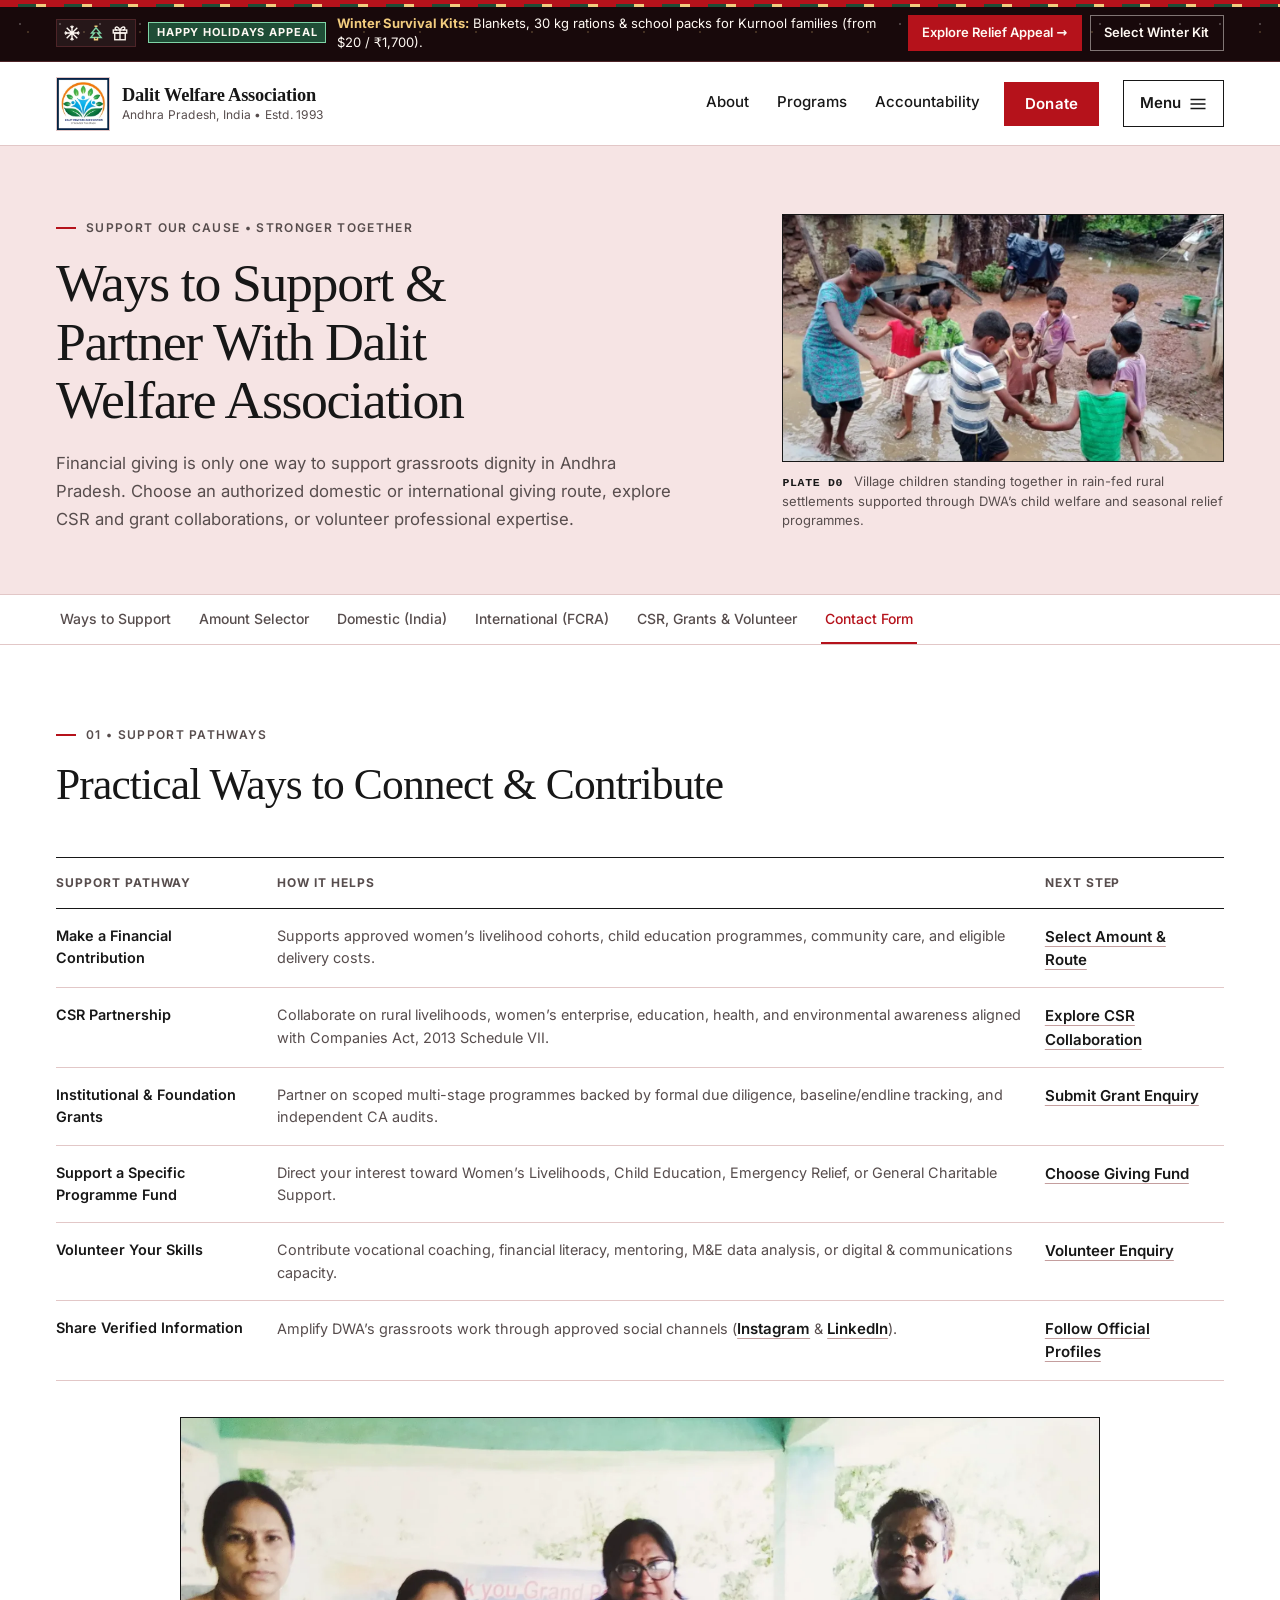
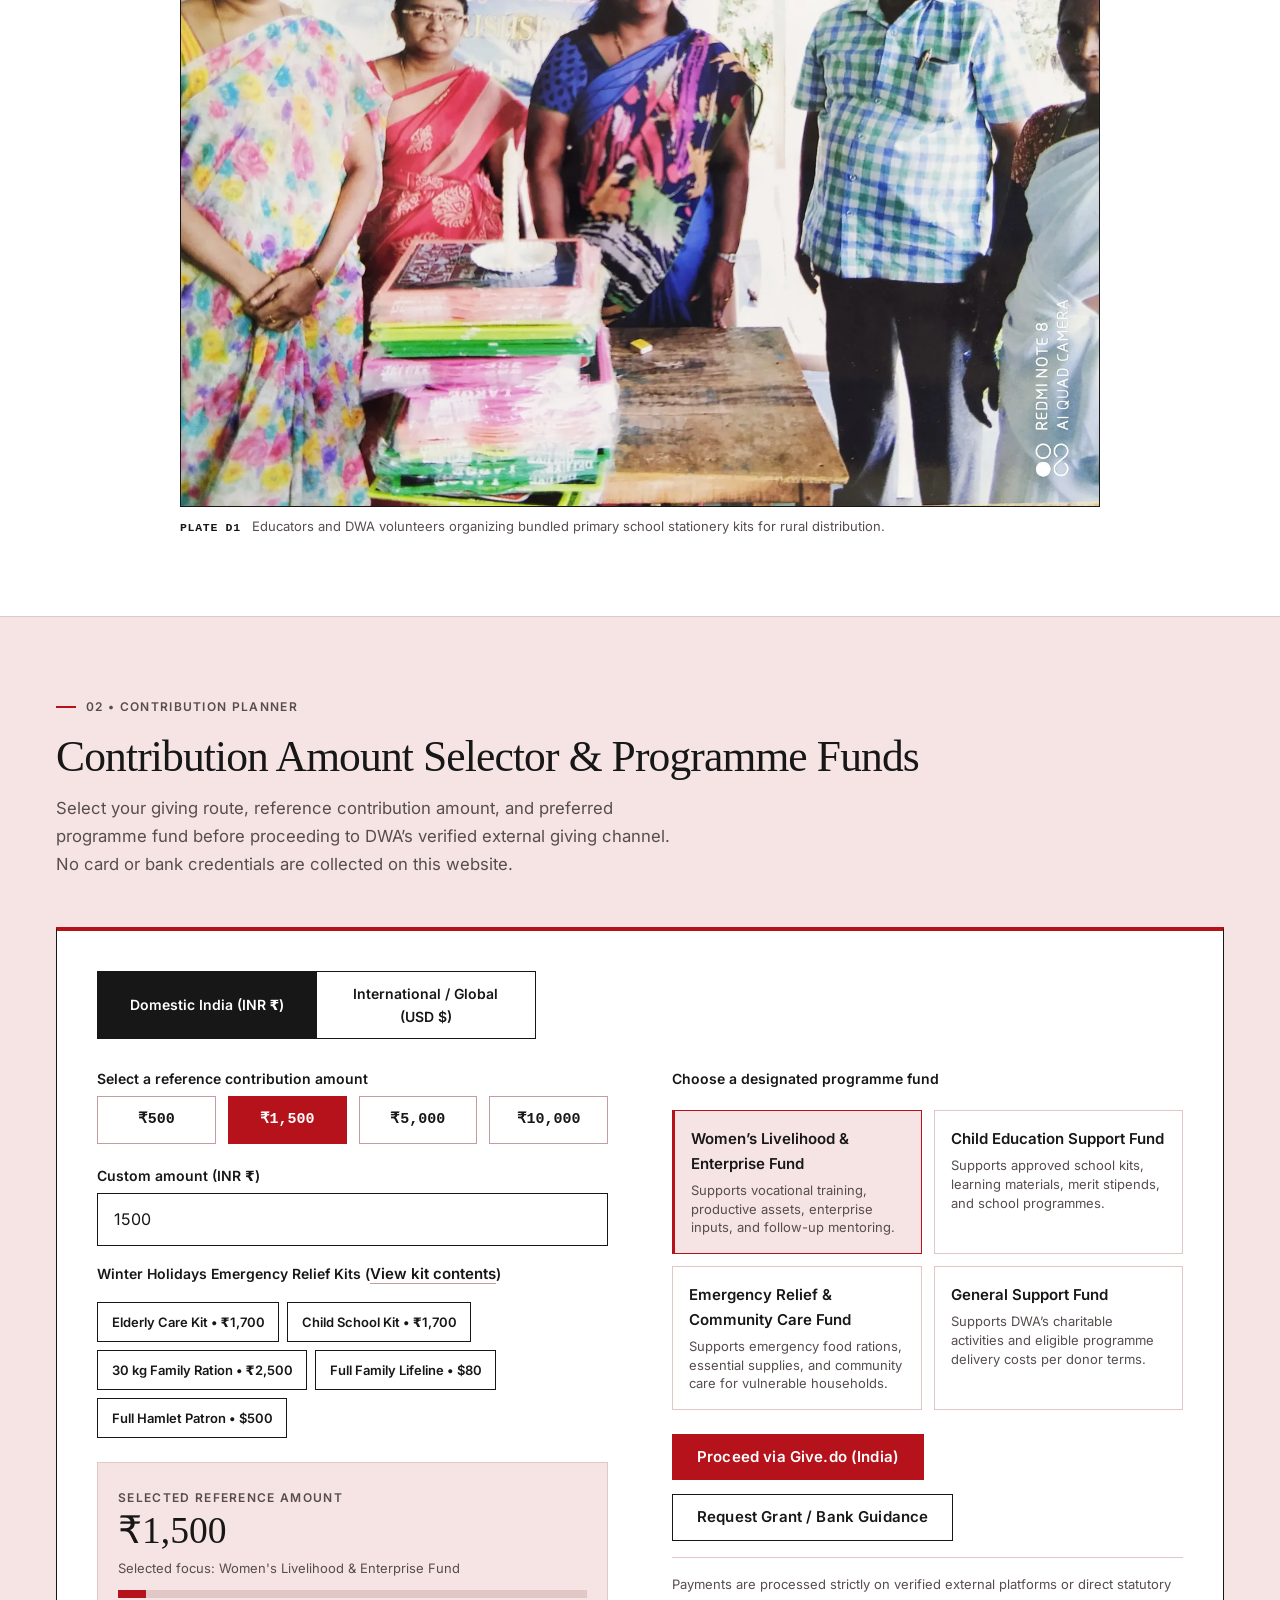
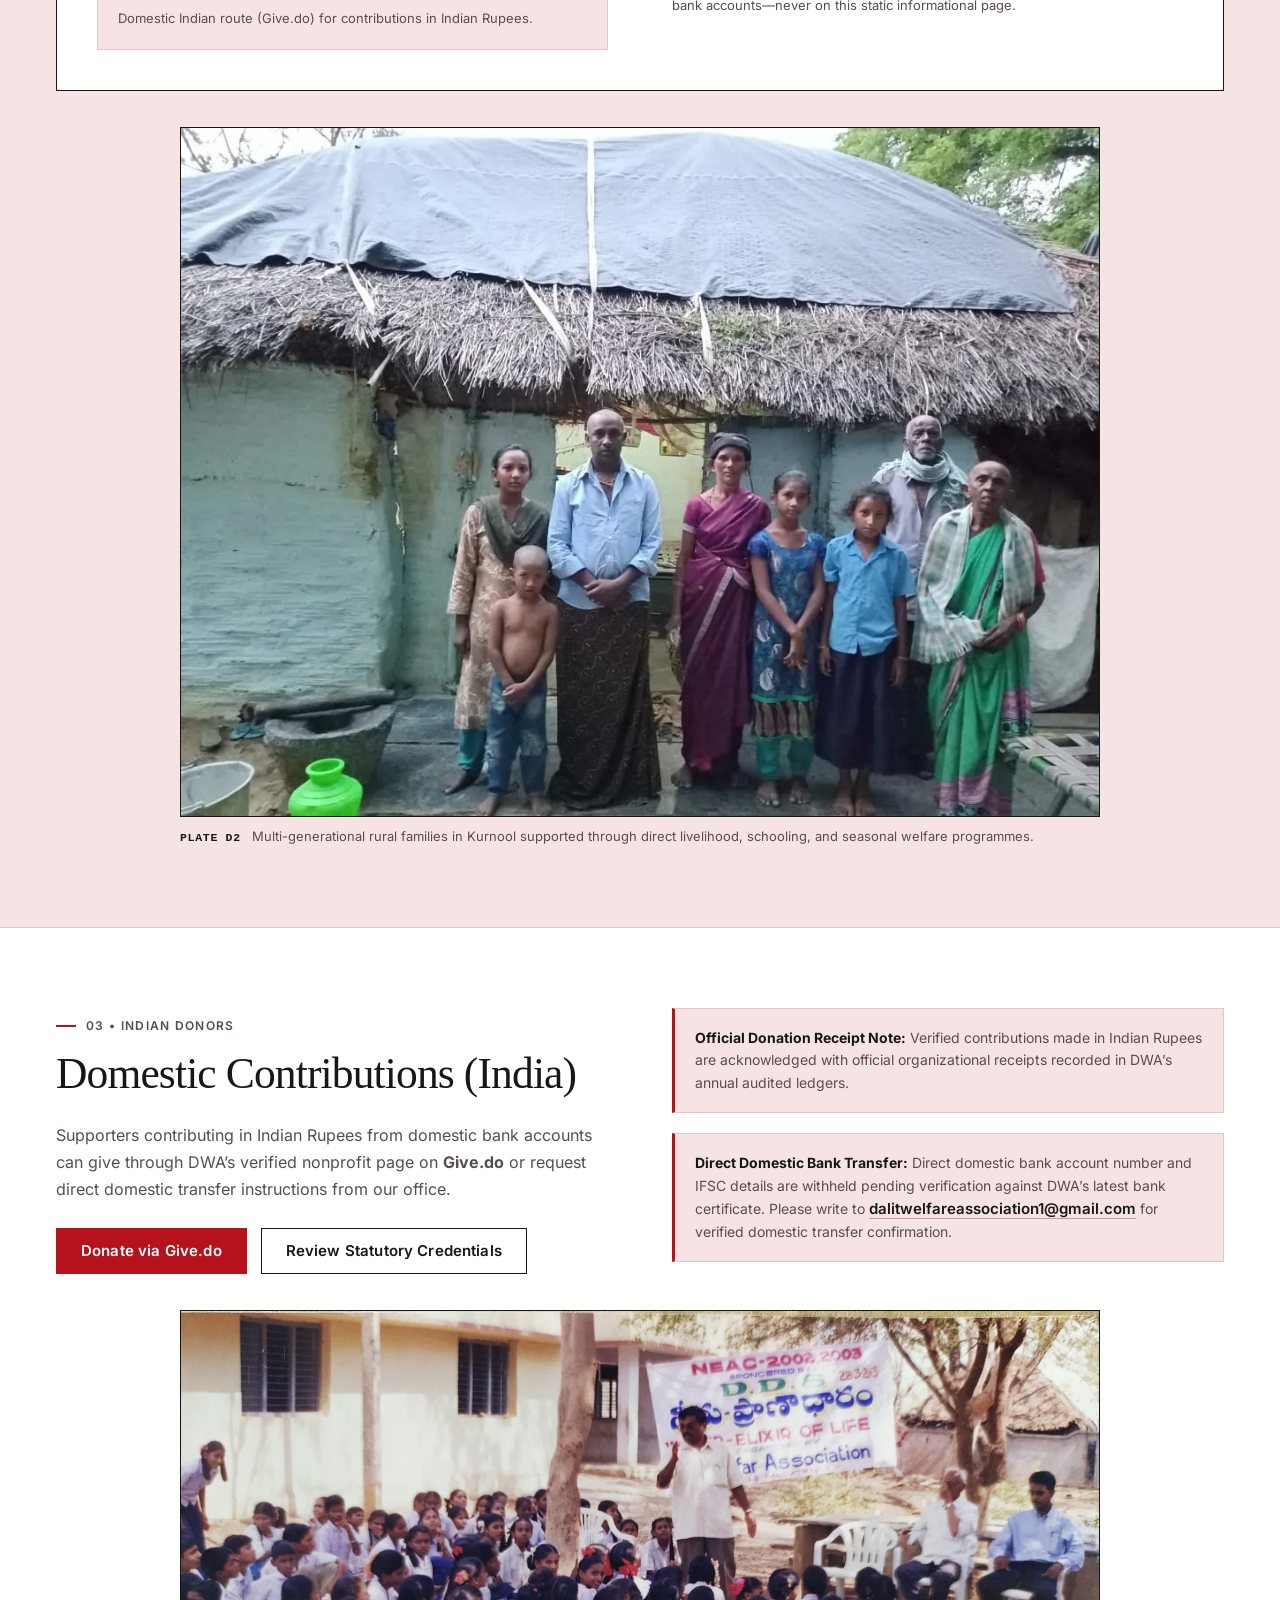
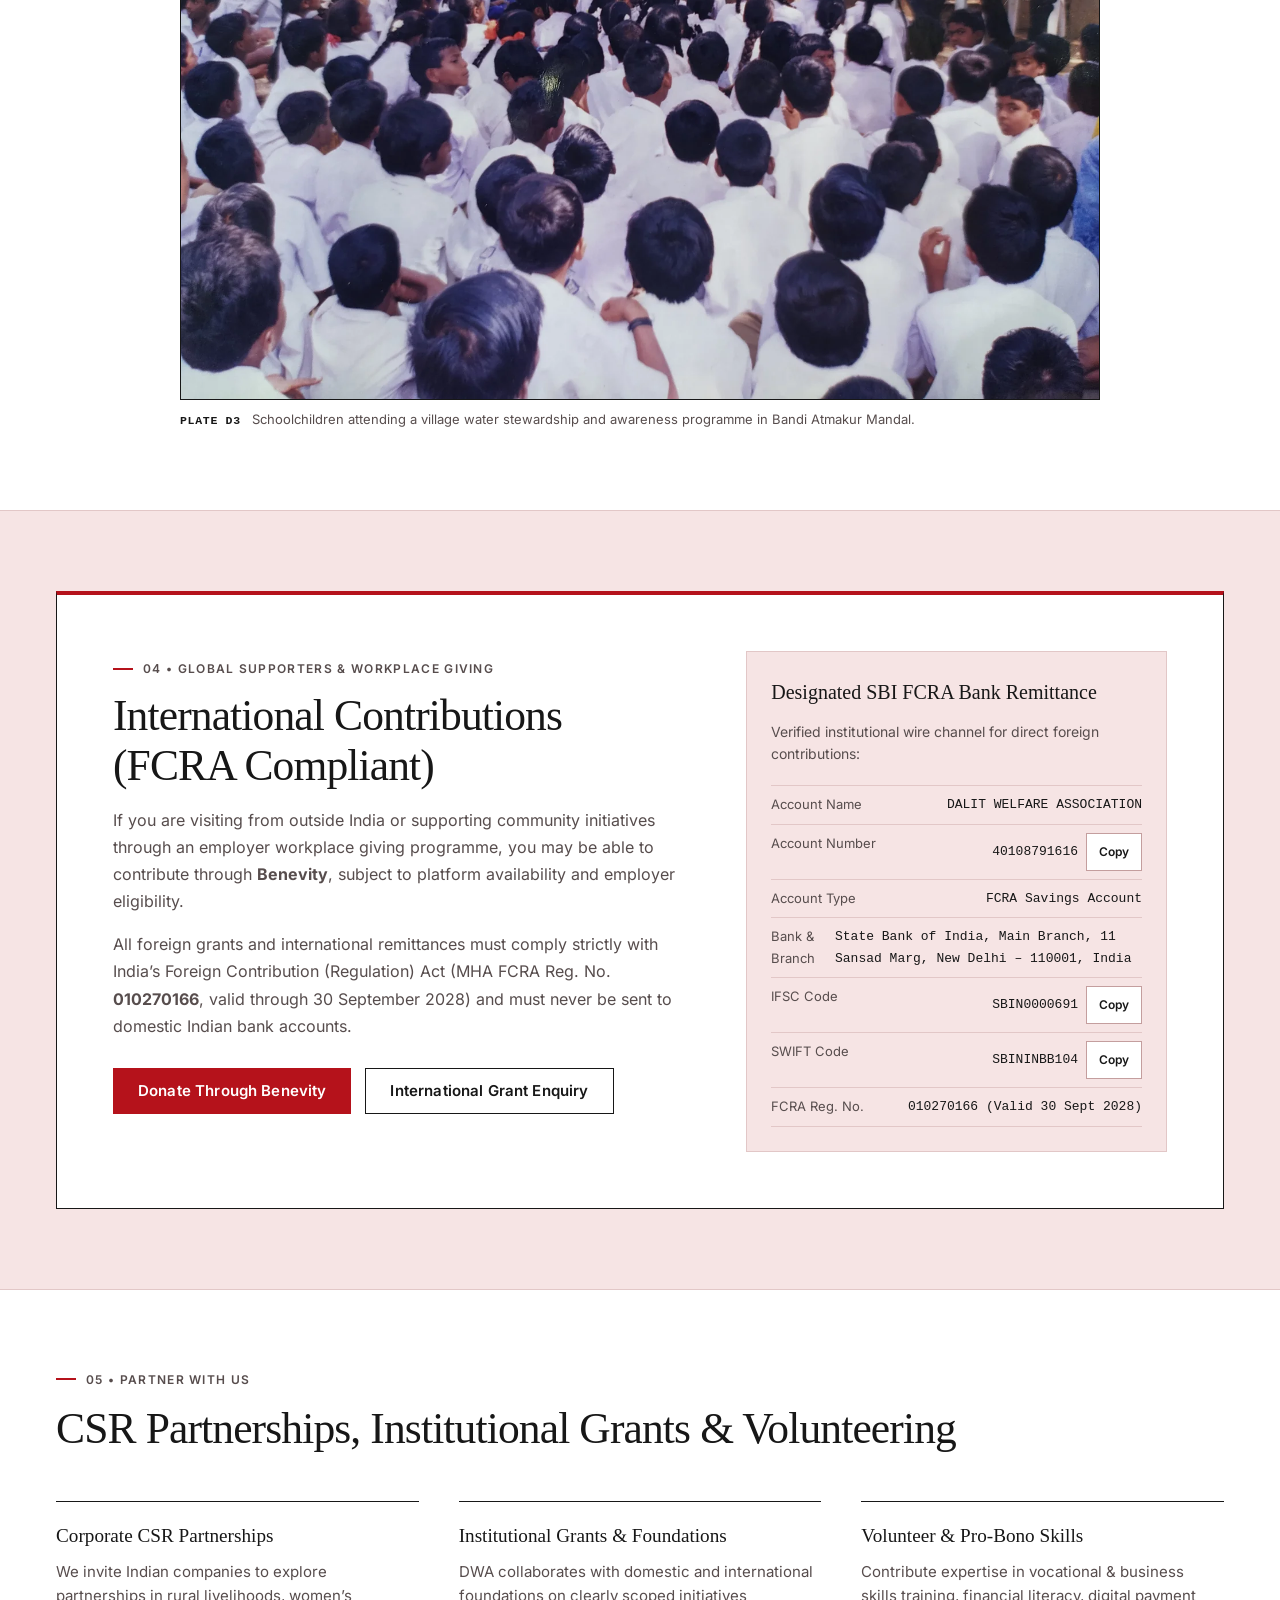
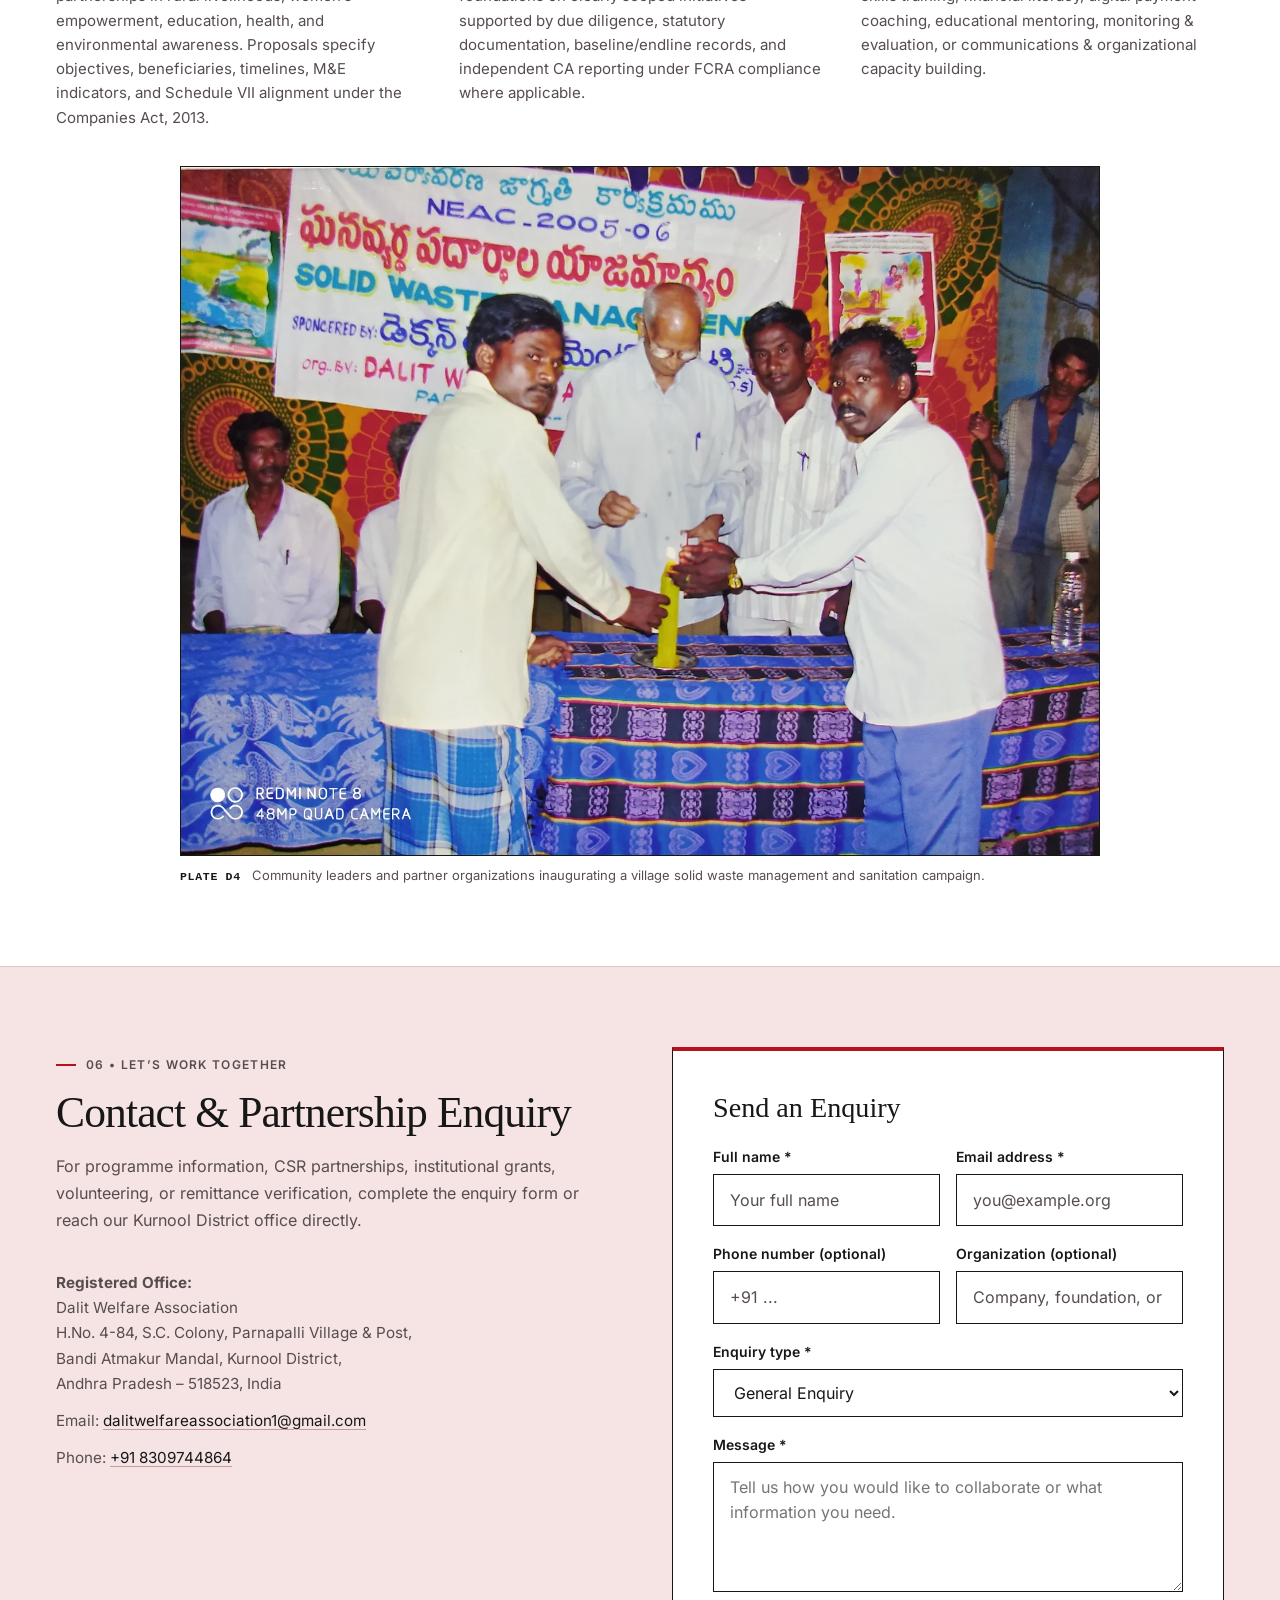
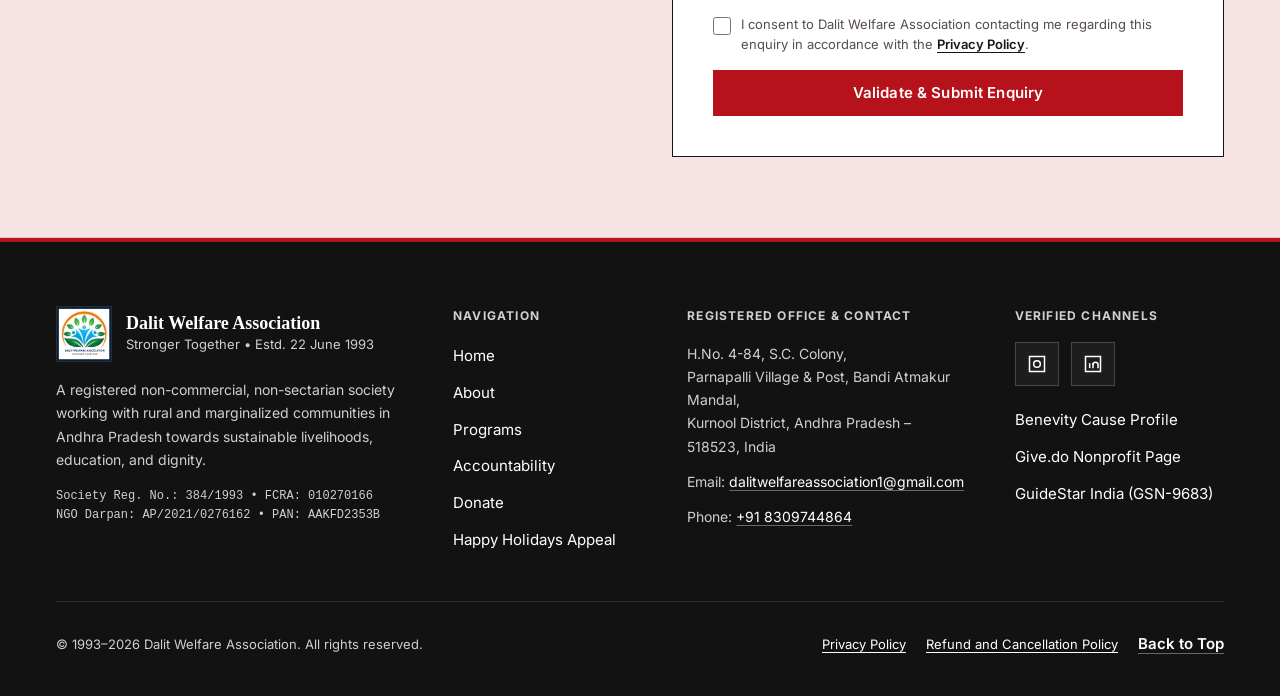
<file: donate.html>
<!DOCTYPE html>
<html lang="en" id="top">
<head>
  <meta charset="UTF-8">
  <meta name="viewport" content="width=device-width, initial-scale=1.0">

  <!-- Google tag (gtag.js) -->
  <script async src="https://www.googletagmanager.com/gtag/js?id=G-67XGYJ70TD"></script>
  <script>
    window.dataLayer = window.dataLayer || [];
    function gtag(){dataLayer.push(arguments);}
    gtag('js', new Date());

    gtag('config', 'G-67XGYJ70TD');
  </script>
  <title>Donate &amp; Partner — Dalit Welfare Association (DWA)</title>
  <meta name="description" content="Support Dalit Welfare Association via verified Indian (Give.do) and FCRA channels (Benevity, SBI wire), CSR partnerships, grants &amp; skill volunteering.">
  <meta name="robots" content="index, follow">
  <meta name="theme-color" content="#FFFFFF">
  <meta name="dwa-api-base" content="same-origin">
  <link rel="canonical" href="https://dwaindiaa.org/donate">

  <meta property="og:type" content="website">
  <meta property="og:site_name" content="Dalit Welfare Association (DWA)">
  <meta property="og:locale" content="en_IN">
  <meta property="og:url" content="https://dwaindiaa.org/donate">
  <meta property="og:title" content="Support &amp; Partner With Dalit Welfare Association (DWA)">
  <meta property="og:description" content="Domestic and international FCRA giving routes, CSR collaborations, institutional grants, skill volunteering, and direct contact.">
  <meta property="og:image" content="https://dwaindiaa.org/assets/images/dwa-logo-square.png">
  <meta property="og:image:width" content="512">
  <meta property="og:image:height" content="512">
  <meta property="og:image:alt" content="Dalit Welfare Association official square emblem">

  <meta name="twitter:card" content="summary">
  <meta name="twitter:title" content="Donate &amp; Partner — Dalit Welfare Association (DWA)">
  <meta name="twitter:description" content="Support rural women's livelihoods, primary child education, and community resilience in Andhra Pradesh.">
  <meta name="twitter:image" content="https://dwaindiaa.org/assets/images/dwa-logo-square.png">
  <meta name="twitter:image:alt" content="Dalit Welfare Association official square emblem">

  <link rel="icon" type="image/png" sizes="64x64" href="assets/images/favicon-64.png">
  <link rel="apple-touch-icon" sizes="180x180" href="assets/images/apple-touch-icon.png">
  <link rel="preload" as="font" href="assets/fonts/inter-var-latin.woff2" type="font/woff2" crossorigin>
  <link rel="stylesheet" href="assets/css/styles.css">

  <script type="application/ld+json">
  {
    "@context": "https://schema.org",
    "@graph": [
      {
        "@type": "WebPage",
        "@id": "https://dwaindiaa.org/donate#webpage",
        "url": "https://dwaindiaa.org/donate",
        "name": "Donate & Partner — Dalit Welfare Association (DWA)",
        "description": "Domestic giving, FCRA-compliant international remittances, CSR partnerships, institutional grants, and contact form for DWA.",
        "inLanguage": "en-IN",
        "about": { "@id": "https://dwaindiaa.org/#organization" },
        "isPartOf": { "@id": "https://dwaindiaa.org/#website" }
      },
      {
        "@type": "BreadcrumbList",
        "itemListElement": [
          { "@type": "ListItem", "position": 1, "name": "Home", "item": "https://dwaindiaa.org/" },
          { "@type": "ListItem", "position": 2, "name": "Donate", "item": "https://dwaindiaa.org/donate" }
        ]
      }
    ]
  }
  </script>
</head>
<body>

  <a href="#main-content" class="skip-link">Skip to main content</a>

  <!-- TOP SITE-WIDE WINTER HOLIDAYS APPEAL BANNER -->
  <div class="holiday-top-banner" role="region" aria-label="Happy Holidays — Winter Emergency Relief Appeal">
    <div class="dwa-container">
      <div class="holiday-banner-inner">
        <div class="holiday-banner-lead">
          <div class="holiday-banner-icons" aria-hidden="true">
            <svg class="holiday-icon-svg holiday-anim-spin" viewBox="0 0 24 24" fill="none" stroke="currentColor" stroke-width="1.8">
              <path d="M12 2v20M2 12h20M4.93 4.93l14.14 14.14M19.07 4.93 4.93 19.07"></path>
              <path d="M12 5l2-2m-2 2-2-2M12 19l2 2m-2-2-2 2M5 12l-2 2m2-2-2-2M19 12l2 2m-2-2 2-2"></path>
            </svg>
            <svg class="holiday-icon-svg holiday-anim-twinkle" viewBox="0 0 24 24" fill="none" stroke="currentColor" stroke-width="1.8">
              <path stroke="#F2CC7E" d="M12 2v2M10 3h4"></path>
              <polygon stroke="#7FD4A6" points="12 5 6 12 10 12 5 18 19 18 14 12 18 12 12 5"></polygon>
              <path stroke="#F2CC7E" d="M10 18v3h4v-3"></path>
            </svg>
            <svg class="holiday-icon-svg" viewBox="0 0 24 24" fill="none" stroke="currentColor" stroke-width="1.8">
              <rect x="3" y="8" width="18" height="4"></rect>
              <rect x="5" y="12" width="14" height="9"></rect>
              <path d="M12 8v13M8 8c-1.5 0-2.5-1-2.5-2.2S6.8 3.5 8.5 4.2C10.1 4.9 12 8 12 8s1.9-3.1 3.5-3.8C17.2 3.5 18.5 4.5 18.5 5.8S17.5 8 16 8"></path>
            </svg>
          </div>
          <div class="holiday-banner-copy">
            <span class="holiday-banner-tag">Happy Holidays Appeal</span>
            <p class="holiday-banner-text">
              <strong>Winter Survival Kits:</strong> Blankets, 30 kg rations &amp; school packs for Kurnool families (from $20 / ₹1,700).
            </p>
          </div>
        </div>
        <div class="holiday-banner-actions">
          <a href="winter-appeal.html" class="holiday-btn-appeal">Explore Relief Appeal &rarr;</a>
          <a href="#contribution-selector" class="holiday-btn-give">Select Winter Kit</a>
        </div>
      </div>
    </div>
  </div>

  <!-- HEADER -->
  <header class="site-header">
    <div class="dwa-container">
      <div class="site-header-inner">
        <a href="index.html" class="site-brand" aria-label="Dalit Welfare Association — Home">
          <div class="site-logo-box">
            <picture>
              <source srcset="assets/images/dwa-logo-sm.webp" type="image/webp">
              <img src="assets/images/dwa-logo-sm.png" alt="Dalit Welfare Association official square logo" width="54" height="54" class="site-logo-img" fetchpriority="high">
            </picture>
          </div>
          <div class="site-brand-text">
            <span class="site-title">Dalit Welfare Association</span>
            <span class="site-subtitle">Andhra Pradesh, India &bull; Estd. 1993</span>
          </div>
        </a>

        <div class="site-header-actions">
          <nav class="site-desktop-nav" aria-label="Primary navigation">
            <a href="about.html" class="nav-item">About</a>
            <a href="programs.html" class="nav-item">Programs</a>
            <a href="accountability.html" class="nav-item">Accountability</a>
          </nav>

          <a href="donate.html" class="btn btn-primary header-btn-donate" aria-current="page">Donate</a>

          <button id="btn-open-menu" type="button" class="btn-menu" aria-expanded="false" aria-controls="fullscreen-menu" aria-label="Open full site directory menu">
            <span class="btn-menu-label">Menu</span>
            <svg viewBox="0 0 24 24" fill="none" stroke="currentColor" stroke-width="2" aria-hidden="true">
              <path stroke-linecap="square" d="M3 6h18M3 12h18M3 18h18"></path>
            </svg>
          </button>
        </div>
      </div>
    </div>
  </header>

  <!-- FULL-SCREEN NAVIGATION OVERLAY -->
  <div id="fullscreen-menu" class="fullscreen-overlay" role="dialog" aria-modal="true" aria-label="Full website directory" aria-hidden="true" hidden>
    <div class="overlay-top-bar">
      <div class="dwa-container">
        <div class="overlay-top-bar-inner">
          <a href="index.html" class="site-brand" aria-label="Dalit Welfare Association — Home">
            <div class="site-logo-box">
              <picture>
                <source srcset="assets/images/dwa-logo-sm.webp" type="image/webp">
                <img src="assets/images/dwa-logo-sm.png" alt="Dalit Welfare Association square emblem" width="48" height="48" class="site-logo-img">
              </picture>
            </div>
            <div class="site-brand-text">
              <span class="site-title">Dalit Welfare Association</span>
              <span class="site-subtitle">Stronger Together &bull; Reg. No. 384/1993</span>
            </div>
          </a>

          <button id="btn-close-overlay" type="button" class="btn-close-overlay" aria-label="Close site directory menu">
            <span>Close</span>
            <span aria-hidden="true">&times;</span>
          </button>
        </div>
      </div>
    </div>

    <div class="overlay-body">
      <div class="dwa-container">
        <nav class="overlay-grid" aria-label="Comprehensive website directory">
          <div>
            <ul class="overlay-primary-list">
              <li><a href="index.html" class="overlay-primary-link">Home</a></li>
              <li><a href="about.html" class="overlay-primary-link">About</a></li>
              <li><a href="programs.html" class="overlay-primary-link">Programs</a></li>
              <li><a href="accountability.html" class="overlay-primary-link">Accountability</a></li>
              <li><a href="donate.html" class="overlay-primary-link is-current">Donate</a></li>
              <li><a href="winter-appeal.html" class="overlay-primary-link">Happy Holidays Appeal</a></li>
            </ul>
          </div>

          <div class="overlay-col">
            <button type="button" class="overlay-col-heading" aria-expanded="false" aria-controls="overlay-about-list">
              <span>About DWA</span>
              <svg class="overlay-col-chevron" viewBox="0 0 24 24" fill="none" stroke="currentColor" stroke-width="2" aria-hidden="true"><path d="M6 9l6 6 6-6"></path></svg>
            </button>
            <ul id="overlay-about-list" class="overlay-sublist is-collapsed">
              <li><a href="about.html#context" class="overlay-sublink">Regional &amp; Historical Context</a></li>
              <li><a href="about.html#history" class="overlay-sublink">Our Story &amp; Milestones</a></li>
              <li><a href="about.html#vision-mission" class="overlay-sublink">Vision, Mission &amp; Objectives</a></li>
              <li><a href="about.html#approach" class="overlay-sublink">Our Approach &amp; Geography</a></li>
              <li><a href="about.html#leadership" class="overlay-sublink">Organisation &amp; Leadership</a></li>
              <li><a href="about.html#credentials" class="overlay-sublink">Credentials &amp; Partners</a></li>
            </ul>
          </div>

          <div class="overlay-col">
            <button type="button" class="overlay-col-heading" aria-expanded="false" aria-controls="overlay-programs-list">
              <span>Programs</span>
              <svg class="overlay-col-chevron" viewBox="0 0 24 24" fill="none" stroke="currentColor" stroke-width="2" aria-hidden="true"><path d="M6 9l6 6 6-6"></path></svg>
            </button>
            <ul id="overlay-programs-list" class="overlay-sublist is-collapsed">
              <li><a href="programs.html#womens-empowerment" class="overlay-sublink">Women&rsquo;s Empowerment &amp; Livelihoods</a></li>
              <li><a href="programs.html#financial-digital" class="overlay-sublink">Financial &amp; Digital Inclusion</a></li>
              <li><a href="programs.html#child-education" class="overlay-sublink">Child Education &amp; Protection</a></li>
              <li><a href="programs.html#water-conservation" class="overlay-sublink">Water Conservation &amp; Sanitation</a></li>
              <li><a href="programs.html#community-development" class="overlay-sublink">Community Development &amp; Health</a></li>
              <li><a href="programs.html#archives" class="overlay-sublink">Delivery Approach &amp; Archives</a></li>
            </ul>
          </div>

          <div class="overlay-col">
            <button type="button" class="overlay-col-heading" aria-expanded="false" aria-controls="overlay-accountability-list">
              <span>Accountability</span>
              <svg class="overlay-col-chevron" viewBox="0 0 24 24" fill="none" stroke="currentColor" stroke-width="2" aria-hidden="true"><path d="M6 9l6 6 6-6"></path></svg>
            </button>
            <ul id="overlay-accountability-list" class="overlay-sublist is-collapsed">
              <li><a href="accountability.html#legal-credentials" class="overlay-sublink">Legal &amp; Statutory Registrations</a></li>
              <li><a href="accountability.html#governance" class="overlay-sublink">Governance Architecture</a></li>
              <li><a href="accountability.html#projects" class="overlay-sublink">Previous &amp; Ongoing Projects</a></li>
              <li><a href="accountability.html#gallery-events" class="overlay-sublink">Events &amp; Photo Archive</a></li>
              <li><a href="accountability.html#policies" class="overlay-sublink">Public Registries &amp; Policies</a></li>
            </ul>
          </div>

          <div class="overlay-col">
            <button type="button" class="overlay-col-heading" aria-expanded="false" aria-controls="overlay-donate-list">
              <span>Donate &amp; Partner</span>
              <svg class="overlay-col-chevron" viewBox="0 0 24 24" fill="none" stroke="currentColor" stroke-width="2" aria-hidden="true"><path d="M6 9l6 6 6-6"></path></svg>
            </button>
            <ul id="overlay-donate-list" class="overlay-sublist is-collapsed">
              <li><a href="winter-appeal.html" class="overlay-sublink">Winter Holidays Emergency Appeal</a></li>
              <li><a href="donate.html#support-pathways" class="overlay-sublink">Ways to Support DWA</a></li>
              <li><a href="donate.html#contribution-selector" class="overlay-sublink">Contribution Amount Selector</a></li>
              <li><a href="donate.html#domestic-giving" class="overlay-sublink">Domestic Donations (India)</a></li>
              <li><a href="donate.html#international-giving" class="overlay-sublink">International Giving (FCRA)</a></li>
              <li><a href="donate.html#partner-enquiry" class="overlay-sublink">CSR, Grants &amp; Volunteering</a></li>
              <li><a href="donate.html#contact" class="overlay-sublink">Contact &amp; Enquiry Form</a></li>
            </ul>
          </div>
        </nav>
      </div>
    </div>

    <div class="overlay-footer-bar">
      <div class="dwa-container">
        <div class="overlay-footer-inner">
          <span>Registered Office: Parnapalli Village &amp; Post, Bandi Atmakur Mandal, Kurnool District, Andhra Pradesh &ndash; 518523</span>
          <span>Email: <a href="mailto:dalitwelfareassociation1@gmail.com" class="editorial-link">dalitwelfareassociation1@gmail.com</a></span>
        </div>
      </div>
    </div>
  </div>

  <!-- MAIN CONTENT -->
  <main id="main-content">

    <!-- PAGE HERO -->
    <section class="page-hero" aria-labelledby="donate-hero-title">
      <div class="dwa-container">
        <div class="split-grid split-grid--wide-left">
          <div>
            <p class="eyebrow">
              <span class="eyebrow-marker" aria-hidden="true"></span>
              Support Our Cause &bull; Stronger Together
            </p>
            <h1 id="donate-hero-title" class="page-hero-title">
              Ways to Support &amp; Partner With Dalit Welfare Association
            </h1>
            <p class="section-lead">
              Financial giving is only one way to support grassroots dignity in Andhra Pradesh. Choose an authorized domestic or international giving route, explore CSR and grant collaborations, or volunteer professional expertise.
            </p>
          </div>

          <figure class="photo-figure">
            <div class="photo-frame ratio-16x9">
              <img
                src="assets/images/D0.webp"
                alt="Rural children holding hands in a circle outdoors in monsoon rainwater in a Kurnool village settlement"
                width="1280"
                height="576"
                class="photo-img"
                fetchpriority="high"
                decoding="async"
              >
            </div>
            <figcaption class="photo-caption">
              <span class="photo-caption-plate">Plate D0</span> Village children standing together in rain-fed rural settlements supported through DWA&rsquo;s child welfare and seasonal relief programmes.
            </figcaption>
          </figure>
        </div>
      </div>
    </section>

    <!-- IN-PAGE TABULAR NAVIGATION -->
    <nav class="subnav-bar" aria-label="Donate and partner page sections">
      <div class="dwa-container">
        <div class="subnav-scroll">
          <ul class="subnav-list">
            <li><a href="#support-pathways" class="subnav-link is-active">Ways to Support</a></li>
            <li><a href="#contribution-selector" class="subnav-link">Amount Selector</a></li>
            <li><a href="#domestic-giving" class="subnav-link">Domestic (India)</a></li>
            <li><a href="#international-giving" class="subnav-link">International (FCRA)</a></li>
            <li><a href="#partner-enquiry" class="subnav-link">CSR, Grants &amp; Volunteer</a></li>
            <li><a href="#contact" class="subnav-link">Contact Form</a></li>
          </ul>
        </div>
      </div>
    </nav>

    <!-- 1. WAYS TO SUPPORT DWA -->
    <section id="support-pathways" class="section-band" aria-labelledby="pathways-heading">
      <div class="dwa-container">
        <div class="section-header-stack">
          <p class="eyebrow"><span class="eyebrow-marker" aria-hidden="true"></span>01 &bull; Support Pathways</p>
          <h2 id="pathways-heading" class="section-heading">Practical Ways to Connect &amp; Contribute</h2>
        </div>

        <div class="table-scroll">
          <table class="editorial-table">
            <thead>
              <tr>
                <th scope="col">Support Pathway</th>
                <th scope="col">How It Helps</th>
                <th scope="col">Next Step</th>
              </tr>
            </thead>
            <tbody>
              <tr>
                <td class="cell-primary">Make a Financial Contribution</td>
                <td>Supports approved women&rsquo;s livelihood cohorts, child education programmes, community care, and eligible delivery costs.</td>
                <td><a href="#contribution-selector" class="editorial-link">Select Amount &amp; Route</a></td>
              </tr>
              <tr>
                <td class="cell-primary">CSR Partnership</td>
                <td>Collaborate on rural livelihoods, women&rsquo;s enterprise, education, health, and environmental awareness aligned with Companies Act, 2013 Schedule VII.</td>
                <td><a href="donate.html?enquiry=CSR%20Partnership#contact" class="editorial-link">Explore CSR Collaboration</a></td>
              </tr>
              <tr>
                <td class="cell-primary">Institutional &amp; Foundation Grants</td>
                <td>Partner on scoped multi-stage programmes backed by formal due diligence, baseline/endline tracking, and independent CA audits.</td>
                <td><a href="donate.html?enquiry=Grant#contact" class="editorial-link">Submit Grant Enquiry</a></td>
              </tr>
              <tr>
                <td class="cell-primary">Support a Specific Programme Fund</td>
                <td>Direct your interest toward Women&rsquo;s Livelihoods, Child Education, Emergency Relief, or General Charitable Support.</td>
                <td><a href="#contribution-selector" class="editorial-link">Choose Giving Fund</a></td>
              </tr>
              <tr>
                <td class="cell-primary">Volunteer Your Skills</td>
                <td>Contribute vocational coaching, financial literacy, mentoring, M&amp;E data analysis, or digital &amp; communications capacity.</td>
                <td><a href="donate.html?enquiry=Volunteer#contact" class="editorial-link">Volunteer Enquiry</a></td>
              </tr>
              <tr>
                <td class="cell-primary">Share Verified Information</td>
                <td>Amplify DWA&rsquo;s grassroots work through approved social channels (<a href="https://www.instagram.com/dwaindia" target="_blank" rel="noopener noreferrer" class="editorial-link">Instagram</a> &amp; <a href="https://id.linkedin.com/company/dalitwelfareassociation?trk=public_profile_volunteering-position_profile-section-card_full-click" target="_blank" rel="noopener noreferrer" class="editorial-link">LinkedIn</a>).</td>
                <td><a href="#site-footer" class="editorial-link">Follow Official Profiles</a></td>
              </tr>
            </tbody>
          </table>
        </div>

        <figure class="photo-figure photo-figure--wide mt-lg">
          <div class="photo-frame ratio-4x3">
            <img
              src="assets/images/D1.webp"
              alt="Dalit Welfare Association staff and volunteers preparing stacks of ruled school notebooks for distribution to primary school children"
              width="1600"
              height="1200"
              class="photo-img"
              loading="lazy"
              decoding="async"
            >
          </div>
          <figcaption class="photo-caption">
            <span class="photo-caption-plate">Plate D1</span> Educators and DWA volunteers organizing bundled primary school stationery kits for rural distribution.
          </figcaption>
        </figure>
      </div>
    </section>

    <!-- 2. INTERACTIVE CONTRIBUTION AMOUNT SELECTOR & METER -->
    <section id="contribution-selector" class="section-band band-alt" aria-labelledby="selector-heading">
      <div class="dwa-container">
        <div class="section-header-stack">
          <p class="eyebrow"><span class="eyebrow-marker" aria-hidden="true"></span>02 &bull; Contribution Planner</p>
          <h2 id="selector-heading" class="section-heading">Contribution Amount Selector &amp; Programme Funds</h2>
          <p class="section-lead">
            Select your giving route, reference contribution amount, and preferred programme fund before proceeding to DWA&rsquo;s verified external giving channel. No card or bank credentials are collected on this website.
          </p>
        </div>

        <div id="donation-selector-widget" class="donation-panel">
          <!-- Route Toggle -->
          <div class="route-toggle" role="group" aria-label="Choose domestic or international giving currency">
            <button type="button" class="route-tab-btn is-selected" data-route="domestic" aria-pressed="true">
              Domestic India (INR &#8377;)
            </button>
            <button type="button" class="route-tab-btn" data-route="international" aria-pressed="false">
              International / Global (USD &#36;)
            </button>
          </div>

          <div class="split-grid">
            <div>
              <p class="form-label">Select a reference contribution amount</p>
              <div class="amount-grid">
                <button type="button" class="amount-btn" data-preset-index="0" aria-pressed="false">&#8377;500</button>
                <button type="button" class="amount-btn is-selected" data-preset-index="1" aria-pressed="true">&#8377;1,500</button>
                <button type="button" class="amount-btn" data-preset-index="2" aria-pressed="false">&#8377;5,000</button>
                <button type="button" class="amount-btn" data-preset-index="3" aria-pressed="false">&#8377;10,000</button>
              </div>

              <div class="mb-sm">
                <label id="custom-amount-label" for="custom-donation-amount" class="form-label">Custom amount (INR &#8377;)</label>
                <input
                  type="number"
                  id="custom-donation-amount"
                  class="form-input"
                  min="1"
                  step="1"
                  value="1500"
                  inputmode="numeric"
                >
                <p class="form-label mt-sm">Winter Holidays Emergency Relief Kits (<a href="winter-appeal.html" class="editorial-link">View kit contents</a>)</p>
                <div class="winter-quick-presets" role="group" aria-label="Quick-select Winter Relief Kits">
                  <button type="button" class="winter-preset-chip" data-winter-route="domestic" data-winter-amount="1700" data-winter-fund="Emergency Relief &amp; Community Care Fund">Elderly Care Kit &bull; &#8377;1,700</button>
                  <button type="button" class="winter-preset-chip" data-winter-route="domestic" data-winter-amount="1700" data-winter-fund="Child Education Support Fund">Child School Kit &bull; &#8377;1,700</button>
                  <button type="button" class="winter-preset-chip" data-winter-route="domestic" data-winter-amount="2500" data-winter-fund="Emergency Relief &amp; Community Care Fund">30 kg Family Ration &bull; &#8377;2,500</button>
                  <button type="button" class="winter-preset-chip" data-winter-route="international" data-winter-amount="80" data-winter-fund="Emergency Relief &amp; Community Care Fund">Full Family Lifeline &bull; $80</button>
                  <button type="button" class="winter-preset-chip" data-winter-route="international" data-winter-amount="500" data-winter-fund="Emergency Relief &amp; Community Care Fund">Full Hamlet Patron &bull; $500</button>
                </div>
              </div>

              <div class="amount-meter-box">
                <div class="amount-meter-head">
                  <div>
                    <span class="eyebrow">Selected Reference Amount</span>
                    <div id="selected-amount-display" class="amount-display">&#8377;1,500</div>
                  </div>
                  <span id="selected-fund-summary" class="meter-sub mt-0">Selected focus: Women&rsquo;s Livelihood &amp; Enterprise Fund</span>
                </div>
                <div
                  id="donation-meter-track"
                  class="amount-meter-track"
                  role="progressbar"
                  aria-label="Contribution amount selector reference bar"
                  aria-valuemin="0"
                  aria-valuemax="25000"
                  aria-valuenow="1500"
                >
                  <div id="donation-meter-fill" class="amount-meter-fill"></div>
                </div>
                <p id="donation-route-note" class="amount-meter-caption">
                  This meter reflects only the contribution amount selected above, not a live fundraising campaign total or fixed unit-cost claim.
                </p>
              </div>
            </div>

            <div>
              <p class="form-label">Choose a designated programme fund</p>
              <div class="fund-grid" role="group" aria-label="Choose programme fund focus">
                <button type="button" class="fund-btn is-selected" data-fund-name="Women's Livelihood &amp; Enterprise Fund" aria-pressed="true">
                  <span class="fund-btn-title">Women&rsquo;s Livelihood &amp; Enterprise Fund</span>
                  <span class="fund-btn-desc">Supports vocational training, productive assets, enterprise inputs, and follow-up mentoring.</span>
                </button>
                <button type="button" class="fund-btn" data-fund-name="Child Education Support Fund" aria-pressed="false">
                  <span class="fund-btn-title">Child Education Support Fund</span>
                  <span class="fund-btn-desc">Supports approved school kits, learning materials, merit stipends, and school programmes.</span>
                </button>
                <button type="button" class="fund-btn" data-fund-name="Emergency Relief &amp; Community Care Fund" aria-pressed="false">
                  <span class="fund-btn-title">Emergency Relief &amp; Community Care Fund</span>
                  <span class="fund-btn-desc">Supports emergency food rations, essential supplies, and community care for vulnerable households.</span>
                </button>
                <button type="button" class="fund-btn" data-fund-name="General Support Fund" aria-pressed="false">
                  <span class="fund-btn-title">General Support Fund</span>
                  <span class="fund-btn-desc">Supports DWA&rsquo;s charitable activities and eligible programme delivery costs per donor terms.</span>
                </button>
              </div>

              <div class="hero-actions mt-md">
                <a id="donation-route-cta" href="https://give.do/discover/18G1/dalit-welfare-association/" target="_blank" rel="noopener noreferrer" class="btn btn-primary">
                  Proceed via Give.do (India)
                </a>
                <a href="#contact" class="btn btn-secondary">Request Grant / Bank Guidance</a>
              </div>
              <p class="meter-footnote mt-sm">
                Payments are processed strictly on verified external platforms or direct statutory bank accounts&mdash;never on this static informational page.
              </p>
            </div>
          </div>
        </div>

        <figure class="photo-figure photo-figure--wide mt-lg">
          <div class="photo-frame ratio-4x3">
            <img
              src="assets/images/D2.webp"
              alt="Multi-generational rural household including parents, school-age children, and grandparents standing outside a thatched mud-wall home"
              width="1040"
              height="780"
              class="photo-img"
              loading="lazy"
              decoding="async"
            >
          </div>
          <figcaption class="photo-caption">
            <span class="photo-caption-plate">Plate D2</span> Multi-generational rural families in Kurnool supported through direct livelihood, schooling, and seasonal welfare programmes.
          </figcaption>
        </figure>
      </div>
    </section>

    <!-- 3. DOMESTIC CONTRIBUTIONS (INDIA) -->
    <section id="domestic-giving" class="section-band" aria-labelledby="domestic-heading">
      <div class="dwa-container">
        <div class="split-grid">
          <div>
            <p class="eyebrow"><span class="eyebrow-marker" aria-hidden="true"></span>03 &bull; Indian Donors</p>
            <h2 id="domestic-heading" class="section-heading mt-xs">Domestic Contributions (India)</h2>
            <p class="prose-copy mt-md">
              Supporters contributing in Indian Rupees from domestic bank accounts can give through DWA&rsquo;s verified nonprofit page on <strong>Give.do</strong> or request direct domestic transfer instructions from our office.
            </p>
            <div class="hero-actions mt-md">
              <a href="https://give.do/discover/18G1/dalit-welfare-association/" target="_blank" rel="noopener noreferrer" class="btn btn-primary">
                Donate via Give.do
              </a>
              <a href="accountability.html#legal-credentials" class="btn btn-secondary">Review Statutory Credentials</a>
            </div>
          </div>

          <div class="stack-sm">
            <div class="callout-note">
              <strong>Official Donation Receipt Note:</strong> Verified contributions made in Indian Rupees are acknowledged with official organizational receipts recorded in DWA&rsquo;s annual audited ledgers.
            </div>
            <div class="callout-note">
              <strong>Direct Domestic Bank Transfer:</strong> Direct domestic bank account number and IFSC details are withheld pending verification against DWA&rsquo;s latest bank certificate. Please write to <a href="mailto:dalitwelfareassociation1@gmail.com" class="editorial-link">dalitwelfareassociation1@gmail.com</a> for verified domestic transfer confirmation.
            </div>
          </div>
        </div>

        <figure class="photo-figure photo-figure--wide mt-lg">
          <div class="photo-frame ratio-4x3">
            <img
              src="assets/images/D3.webp"
              alt="Rural schoolchildren assembled outdoors listening to water conservation education beneath the NEAC Water: Elixir of Life banner"
              width="1600"
              height="1200"
              class="photo-img"
              loading="lazy"
              decoding="async"
            >
          </div>
          <figcaption class="photo-caption">
            <span class="photo-caption-plate">Plate D3</span> Schoolchildren attending a village water stewardship and awareness programme in Bandi Atmakur Mandal.
          </figcaption>
        </figure>
      </div>
    </section>

    <!-- 4. INTERNATIONAL CONTRIBUTIONS (FCRA COMPLIANT) -->
    <section id="international-giving" class="section-band band-alt" aria-labelledby="intl-heading">
      <div class="dwa-container">
        <div class="international-frame surface-white">
          <div class="international-grid">
            <div>
              <p class="eyebrow"><span class="eyebrow-marker" aria-hidden="true"></span>04 &bull; Global Supporters &amp; Workplace Giving</p>
              <h2 id="intl-heading" class="section-heading mt-xs">International Contributions (FCRA Compliant)</h2>
              <p class="prose-copy mt-sm">
                If you are visiting from outside India or supporting community initiatives through an employer workplace giving programme, you may be able to contribute through <strong>Benevity</strong>, subject to platform availability and employer eligibility.
              </p>
              <p class="prose-copy">
                All foreign grants and international remittances must comply strictly with India&rsquo;s Foreign Contribution (Regulation) Act (MHA FCRA Reg. No. <strong>010270166</strong>, valid through 30 September 2028) and must never be sent to domestic Indian bank accounts.
              </p>
              <div class="international-actions">
                <a href="https://mygoodness.benevity.org/community/cause/356-5640831431326_7b83" target="_blank" rel="noopener noreferrer" class="btn btn-primary">
                  Donate Through Benevity
                </a>
                <a href="#contact" class="btn btn-secondary">International Grant Enquiry</a>
              </div>
            </div>

            <div class="fcra-disclosure-box surface-alt">
              <h3 class="fcra-disclosure-title">Designated SBI FCRA Bank Remittance</h3>
              <p class="fcra-disclosure-note">
                Verified institutional wire channel for direct foreign contributions:
              </p>
              <div class="fcra-wire-list">
                <div class="fcra-wire-row">
                  <span class="fcra-wire-label">Account Name</span>
                  <span class="fcra-wire-val">DALIT WELFARE ASSOCIATION</span>
                </div>
                <div class="fcra-wire-row">
                  <span class="fcra-wire-label">Account Number</span>
                  <span class="fcra-wire-val copy-row-actions">
                    40108791616
                    <button type="button" class="copy-btn" data-copy="40108791616">Copy</button>
                  </span>
                </div>
                <div class="fcra-wire-row">
                  <span class="fcra-wire-label">Account Type</span>
                  <span class="fcra-wire-val">FCRA Savings Account</span>
                </div>
                <div class="fcra-wire-row">
                  <span class="fcra-wire-label">Bank &amp; Branch</span>
                  <span class="fcra-wire-val">State Bank of India, Main Branch, 11 Sansad Marg, New Delhi &ndash; 110001, India</span>
                </div>
                <div class="fcra-wire-row">
                  <span class="fcra-wire-label">IFSC Code</span>
                  <span class="fcra-wire-val copy-row-actions">
                    SBIN0000691
                    <button type="button" class="copy-btn" data-copy="SBIN0000691">Copy</button>
                  </span>
                </div>
                <div class="fcra-wire-row">
                  <span class="fcra-wire-label">SWIFT Code</span>
                  <span class="fcra-wire-val copy-row-actions">
                    SBININBB104
                    <button type="button" class="copy-btn" data-copy="SBININBB104">Copy</button>
                  </span>
                </div>
                <div class="fcra-wire-row">
                  <span class="fcra-wire-label">FCRA Reg. No.</span>
                  <span class="fcra-wire-val">010270166 (Valid 30 Sept 2028)</span>
                </div>
              </div>
            </div>
          </div>
        </div>
      </div>
    </section>

    <!-- 5. CSR PARTNERSHIPS, INSTITUTIONAL GRANTS & VOLUNTEERING -->
    <section id="partner-enquiry" class="section-band" aria-labelledby="partner-heading">
      <div class="dwa-container">
        <div class="section-header-stack">
          <p class="eyebrow"><span class="eyebrow-marker" aria-hidden="true"></span>05 &bull; Partner With Us</p>
          <h2 id="partner-heading" class="section-heading">CSR Partnerships, Institutional Grants &amp; Volunteering</h2>
        </div>

        <div class="cols-3">
          <div class="editorial-block-item">
            <h3>Corporate CSR Partnerships</h3>
            <p>
              We invite Indian companies to explore partnerships in rural livelihoods, women&rsquo;s empowerment, education, health, and environmental awareness. Proposals specify objectives, beneficiaries, timelines, M&amp;E indicators, and Schedule VII alignment under the Companies Act, 2013.
            </p>
          </div>
          <div class="editorial-block-item">
            <h3>Institutional Grants &amp; Foundations</h3>
            <p>
              DWA collaborates with domestic and international foundations on clearly scoped initiatives supported by due diligence, statutory documentation, baseline/endline records, and independent CA reporting under FCRA compliance where applicable.
            </p>
          </div>
          <div class="editorial-block-item">
            <h3>Volunteer &amp; Pro-Bono Skills</h3>
            <p>
              Contribute expertise in vocational &amp; business skills training, financial literacy, digital payment coaching, educational mentoring, monitoring &amp; evaluation, or communications &amp; organizational capacity building.
            </p>
          </div>
        </div>

        <figure class="photo-figure photo-figure--wide mt-lg">
          <div class="photo-frame ratio-4x3">
            <img
              src="assets/images/D4.webp"
              alt="Community elders, DWA representatives, and local leaders inaugurating the NEAC Solid Waste Management awareness workshop"
              width="1600"
              height="1200"
              class="photo-img"
              loading="lazy"
              decoding="async"
            >
          </div>
          <figcaption class="photo-caption">
            <span class="photo-caption-plate">Plate D4</span> Community leaders and partner organizations inaugurating a village solid waste management and sanitation campaign.
          </figcaption>
        </figure>
      </div>
    </section>

    <!-- 6. CONTACT & ENQUIRY FORM -->
    <section id="contact" class="section-band band-alt" aria-labelledby="contact-heading">
      <div class="dwa-container">
        <div class="split-grid">
          <div>
            <p class="eyebrow"><span class="eyebrow-marker" aria-hidden="true"></span>06 &bull; Let&rsquo;s Work Together</p>
            <h2 id="contact-heading" class="section-heading mt-xs">Contact &amp; Partnership Enquiry</h2>
            <p class="prose-copy mt-sm">
              For programme information, CSR partnerships, institutional grants, volunteering, or remittance verification, complete the enquiry form or reach our Kurnool District office directly.
            </p>

            <address class="footer-contact-block mt-lg contact-md">
              <span>
                <strong>Registered Office:</strong><br>
                Dalit Welfare Association<br>
                H.No. 4-84, S.C. Colony, Parnapalli Village &amp; Post,<br>
                Bandi Atmakur Mandal, Kurnool District,<br>
                Andhra Pradesh &ndash; 518523, India
              </span>
              <span>Email: <a href="mailto:dalitwelfareassociation1@gmail.com">dalitwelfareassociation1@gmail.com</a></span>
              <span>Phone: <a href="tel:+918309744864">+91 8309744864</a></span>
            </address>
          </div>

          <form id="dwa-contact-form" class="donation-panel" method="POST" action="/api/submit" novalidate>
            <h3 class="sub-heading mb-sm">Send an Enquiry</h3>
            <input type="hidden" name="form_type" value="contact">

            <div class="honeypot-field" aria-hidden="true">
              <label for="contact-bot-field">Leave this field empty</label>
              <input type="text" id="contact-bot-field" name="bot_field" tabindex="-1" autocomplete="off">
            </div>

            <div class="form-grid">
              <div class="form-grid form-grid--2col">
                <div>
                  <label for="contact-name" class="form-label">Full name *</label>
                  <input type="text" id="contact-name" name="name" class="form-input" placeholder="Your full name" autocomplete="name" required>
                </div>
                <div>
                  <label for="contact-email" class="form-label">Email address *</label>
                  <input type="email" id="contact-email" name="email" class="form-input" placeholder="you@example.org" autocomplete="email" required>
                </div>
              </div>

              <div class="form-grid form-grid--2col">
                <div>
                  <label for="contact-phone" class="form-label">Phone number (optional)</label>
                  <input type="tel" id="contact-phone" name="phone" class="form-input" placeholder="+91 ..." autocomplete="tel">
                </div>
                <div>
                  <label for="contact-org" class="form-label">Organization (optional)</label>
                  <input type="text" id="contact-org" name="organization" class="form-input" placeholder="Company, foundation, or institution" autocomplete="organization">
                </div>
              </div>

              <div>
                <label for="contact-type" class="form-label">Enquiry type *</label>
                <select id="contact-type" name="enquiry_type" class="form-select">
                  <option value="General">General Enquiry</option>
                  <option value="CSR Partnership">CSR Partnership</option>
                  <option value="Grant">Institutional Grant</option>
                  <option value="Donation">Donation &amp; Remittance</option>
                  <option value="Volunteer">Volunteer &amp; Pro-Bono</option>
                  <option value="Other">Other</option>
                </select>
              </div>

              <div>
                <label for="contact-message" class="form-label">Message *</label>
                <textarea id="contact-message" name="message" class="form-textarea" placeholder="Tell us how you would like to collaborate or what information you need." required></textarea>
              </div>

              <div class="consent-row">
                <input type="checkbox" id="contact-consent" name="consent" class="consent-checkbox" required>
                <label for="contact-consent">
                  I consent to Dalit Welfare Association contacting me regarding this enquiry in accordance with the
                  <button type="button" class="inline-modal-trigger" data-modal-open="modal-privacy">Privacy Policy</button>.
                </label>
              </div>

              <div>
                <button type="submit" class="btn btn-primary btn-full">Validate &amp; Submit Enquiry</button>
              </div>

              <div id="contact-status" class="form-status" role="status" aria-live="polite" hidden></div>
            </div>
          </form>
        </div>
      </div>
    </section>

  </main>

  <!-- FOOTER -->
  <footer id="site-footer" class="site-footer">
    <div class="dwa-container">
      <div class="footer-grid">
        <div>
          <div class="footer-brand-row">
            <div class="footer-logo-box">
              <picture>
                <source srcset="assets/images/dwa-logo-sm.webp" type="image/webp">
                <img src="assets/images/dwa-logo-sm.png" alt="Dalit Welfare Association square emblem" width="56" height="56" class="site-logo-img" loading="lazy">
              </picture>
            </div>
            <div>
              <div class="footer-org-name">Dalit Welfare Association</div>
              <div class="footer-motto">Stronger Together &bull; Estd. 22 June 1993</div>
            </div>
          </div>
          <p class="footer-desc">
            A registered non-commercial, non-sectarian society working with rural and marginalized communities in Andhra Pradesh towards sustainable livelihoods, education, and dignity.
          </p>
          <p class="footer-ids">
            Society Reg. No.: 384/1993 &bull; FCRA: 010270166<br>
            NGO Darpan: AP/2021/0276162 &bull; PAN: AAKFD2353B
          </p>
        </div>

        <div>
          <h2 class="footer-heading">Navigation</h2>
          <ul class="footer-nav-list">
            <li><a href="index.html" class="footer-link">Home</a></li>
            <li><a href="about.html" class="footer-link">About</a></li>
            <li><a href="programs.html" class="footer-link">Programs</a></li>
            <li><a href="accountability.html" class="footer-link">Accountability</a></li>
            <li><a href="donate.html" class="footer-link">Donate</a></li>
            <li><a href="winter-appeal.html" class="footer-link">Happy Holidays Appeal</a></li>
          </ul>
        </div>

        <div>
          <h2 class="footer-heading">Registered Office &amp; Contact</h2>
          <address class="footer-contact-block">
            <span>
              H.No. 4-84, S.C. Colony,<br>
              Parnapalli Village &amp; Post, Bandi Atmakur Mandal,<br>
              Kurnool District, Andhra Pradesh &ndash; 518523, India
            </span>
            <span>Email: <a href="mailto:dalitwelfareassociation1@gmail.com">dalitwelfareassociation1@gmail.com</a></span>
            <span>Phone: <a href="tel:+918309744864">+91 8309744864</a></span>
          </address>
        </div>

        <div>
          <h2 class="footer-heading">Verified Channels</h2>
          <div class="social-links-row">
            <a href="https://www.instagram.com/dwaindia" target="_blank" rel="noopener noreferrer" class="social-icon-link" aria-label="Dalit Welfare Association on Instagram">
              <svg viewBox="0 0 24 24" fill="none" stroke="currentColor" stroke-width="1.8" aria-hidden="true">
                <rect x="3" y="3" width="18" height="18"></rect>
                <circle cx="12" cy="12" r="4"></circle>
                <line x1="17.5" y1="6.5" x2="17.51" y2="6.5"></line>
              </svg>
            </a>
            <a href="https://id.linkedin.com/company/dalitwelfareassociation?trk=public_profile_volunteering-position_profile-section-card_full-click" target="_blank" rel="noopener noreferrer" class="social-icon-link" aria-label="Dalit Welfare Association on LinkedIn">
              <svg viewBox="0 0 24 24" fill="none" stroke="currentColor" stroke-width="1.8" aria-hidden="true">
                <rect x="3" y="3" width="18" height="18"></rect>
                <line x1="8" y1="11" x2="8" y2="17"></line>
                <line x1="8" y1="8" x2="8" y2="8.01"></line>
                <path d="M12 17v-6"></path>
                <path d="M12 13a3 3 0 0 1 6 0v4"></path>
              </svg>
            </a>
          </div>
          <ul class="footer-nav-list">
            <li><a href="https://mygoodness.benevity.org/community/cause/356-5640831431326_7b83" target="_blank" rel="noopener noreferrer" class="footer-link">Benevity Cause Profile</a></li>
            <li><a href="https://give.do/discover/18G1/dalit-welfare-association/" target="_blank" rel="noopener noreferrer" class="footer-link">Give.do Nonprofit Page</a></li>
            <li><a href="https://guidestarindia.org/GSN-9683/DWA" target="_blank" rel="noopener noreferrer" class="footer-link">GuideStar India (GSN-9683)</a></li>
          </ul>
        </div>
      </div>

      <div id="footer-policies" class="footer-bottom">
        <p>&copy; 1993&ndash;2026 Dalit Welfare Association. All rights reserved.</p>
        <div class="footer-legal-links">
          <button type="button" class="footer-policy-btn" data-modal-open="modal-privacy">Privacy Policy</button>
          <button type="button" class="footer-policy-btn" data-modal-open="modal-refund">Refund and Cancellation Policy</button>
          <a href="#top" class="editorial-link">Back to Top</a>
        </div>
      </div>
    </div>
  </footer>

  <!-- POLICY MODALS -->
  <div id="modal-privacy" class="modal-backdrop" role="dialog" aria-modal="true" aria-labelledby="modal-privacy-title" hidden>
    <div class="modal-panel">
      <div class="modal-header">
        <h2 id="modal-privacy-title" class="modal-title">Privacy Policy</h2>
        <button type="button" class="modal-close-btn" data-modal-close aria-label="Close Privacy Policy">&times;</button>
      </div>
      <div class="modal-content">
        <div class="modal-notice-banner">
          <strong>Document Status:</strong> Draft institutional privacy framework aligned with DWA&rsquo;s content standards; formal legal wording is subject to final approval by DWA&rsquo;s Governing Body prior to Phase 3 backend integration.
        </div>
        <h3>1. Data Minimization &amp; Purpose</h3>
        <p>Dalit Welfare Association (DWA) collects only information needed to respond to programme enquiries, partnership requests, or consented updates.</p>
        <h3>2. Beneficiary &amp; Donor Safeguards</h3>
        <p>DWA does not publish private banking details or sensitive beneficiary information. Photographs and individual narratives require informed consent and child safeguards.</p>
        <h3>3. Enquiries &amp; Contact</h3>
        <p>Contact <a href="mailto:dalitwelfareassociation1@gmail.com" class="editorial-link">dalitwelfareassociation1@gmail.com</a> or +91 8309744864.</p>
      </div>
      <div class="modal-footer">
        <button type="button" class="btn btn-secondary" data-modal-close>Close</button>
      </div>
    </div>
  </div>

  <div id="modal-refund" class="modal-backdrop" role="dialog" aria-modal="true" aria-labelledby="modal-refund-title" hidden>
    <div class="modal-panel">
      <div class="modal-header">
        <h2 id="modal-refund-title" class="modal-title">Refund and Cancellation Policy</h2>
        <button type="button" class="modal-close-btn" data-modal-close aria-label="Close Refund and Cancellation Policy">&times;</button>
      </div>
      <div class="modal-content">
        <div class="modal-notice-banner">
          <strong>Document Status:</strong> Informational disclosure aligned with statutory guidelines; formal legal refund terms must be ratified by DWA&rsquo;s Governing Body prior to live payment gateway integration.
        </div>
        <h3>1. External Giving Platforms</h3>
        <p>Contributions initiated via Benevity or Give.do are governed by the respective platform&rsquo;s processing and cancellation terms alongside Indian law.</p>
        <h3>2. Direct Transfers &amp; Error Resolution</h3>
        <p>For questions regarding bank transfers or FCRA remittances (SBI Account 40108791616), contact <a href="mailto:dalitwelfareassociation1@gmail.com" class="editorial-link">dalitwelfareassociation1@gmail.com</a> or +91 8309744864.</p>
      </div>
      <div class="modal-footer">
        <button type="button" class="btn btn-secondary" data-modal-close>Close</button>
      </div>
    </div>
  </div>

  <script src="assets/js/main.js" defer></script>
</body>
</html>
</file>
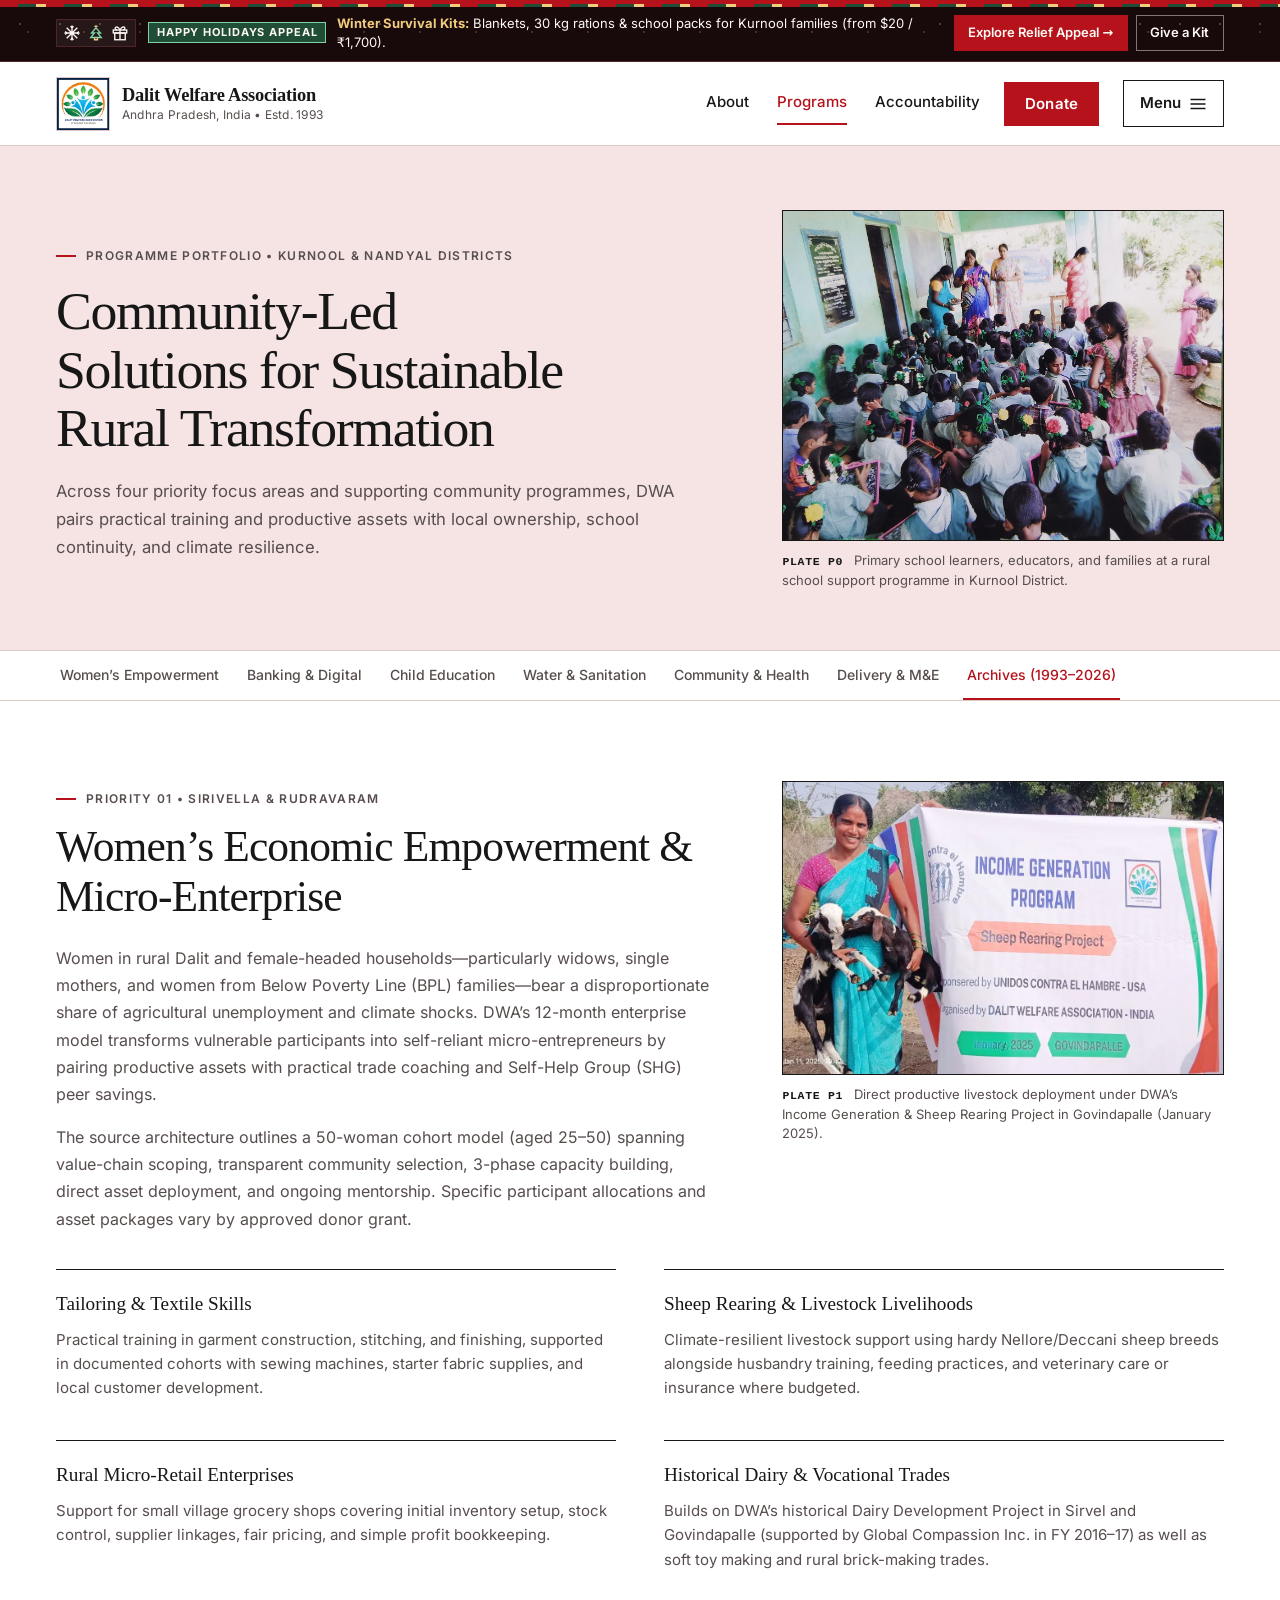
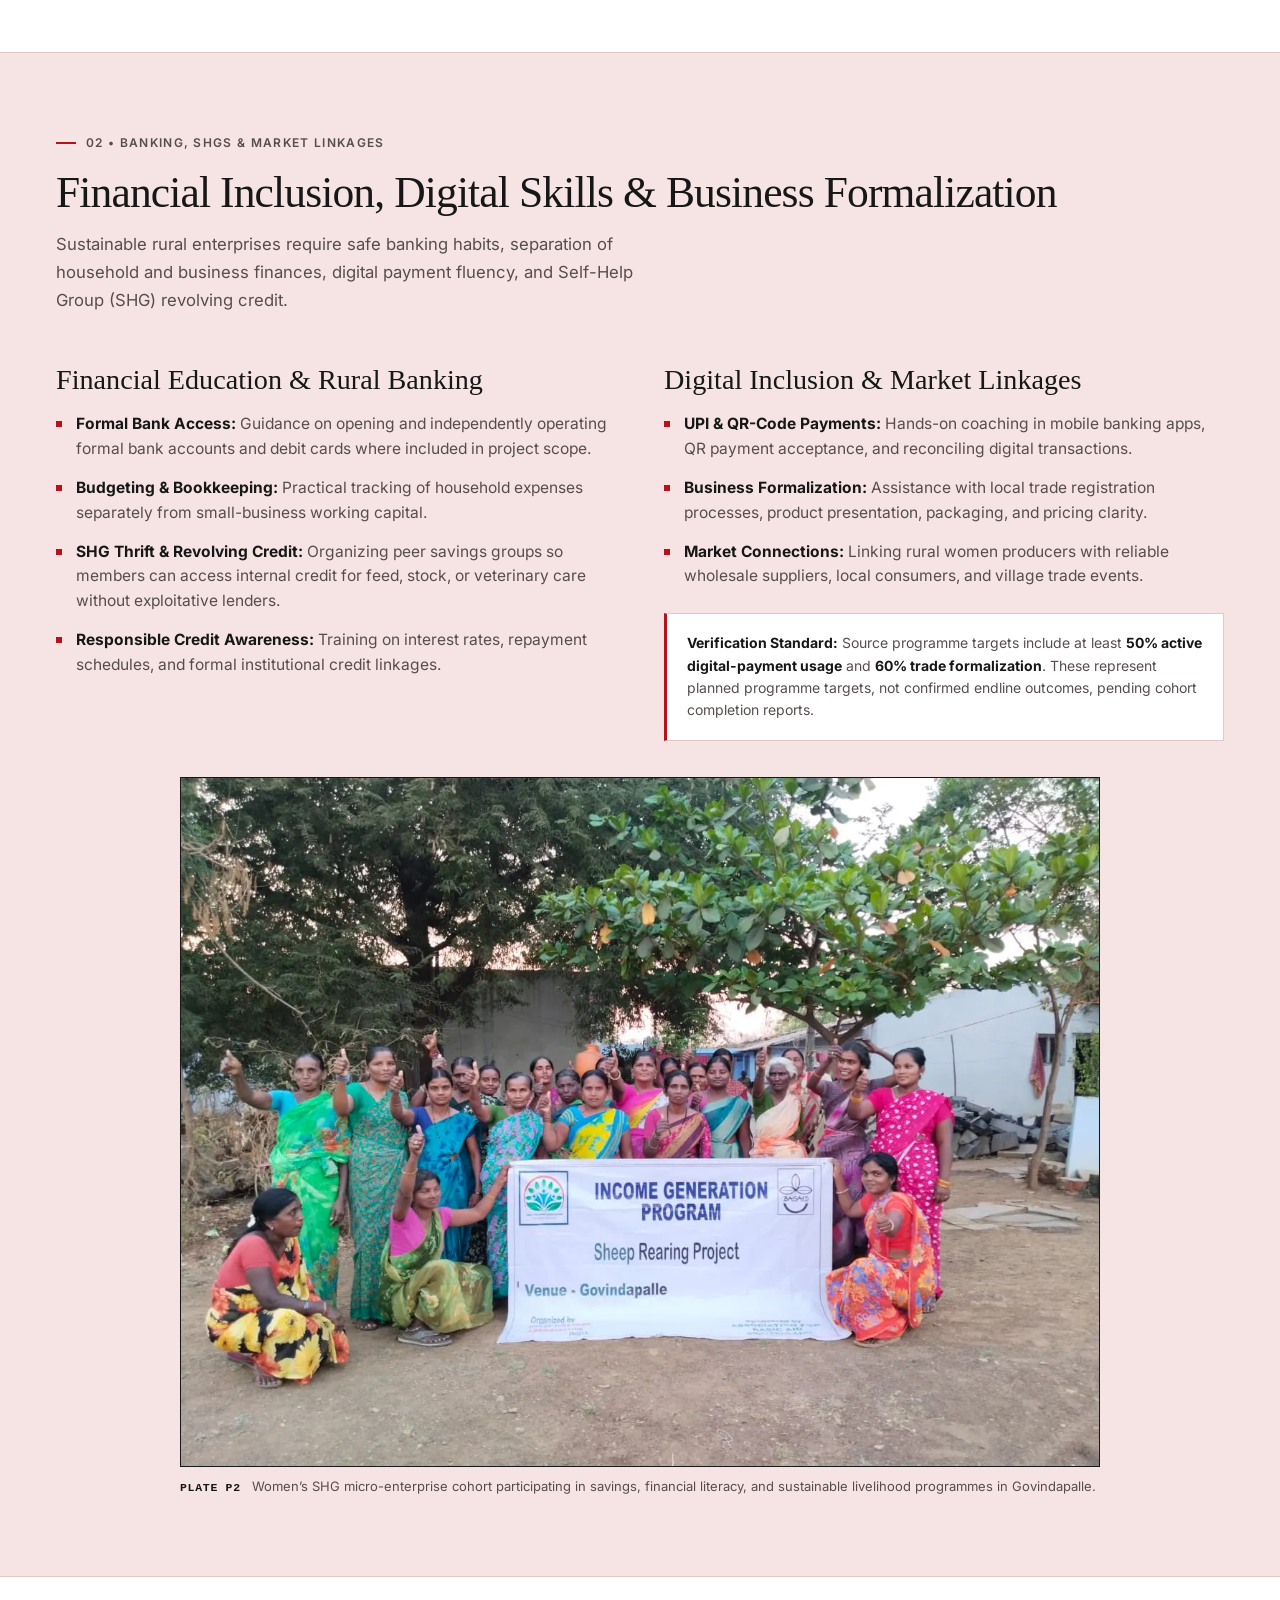
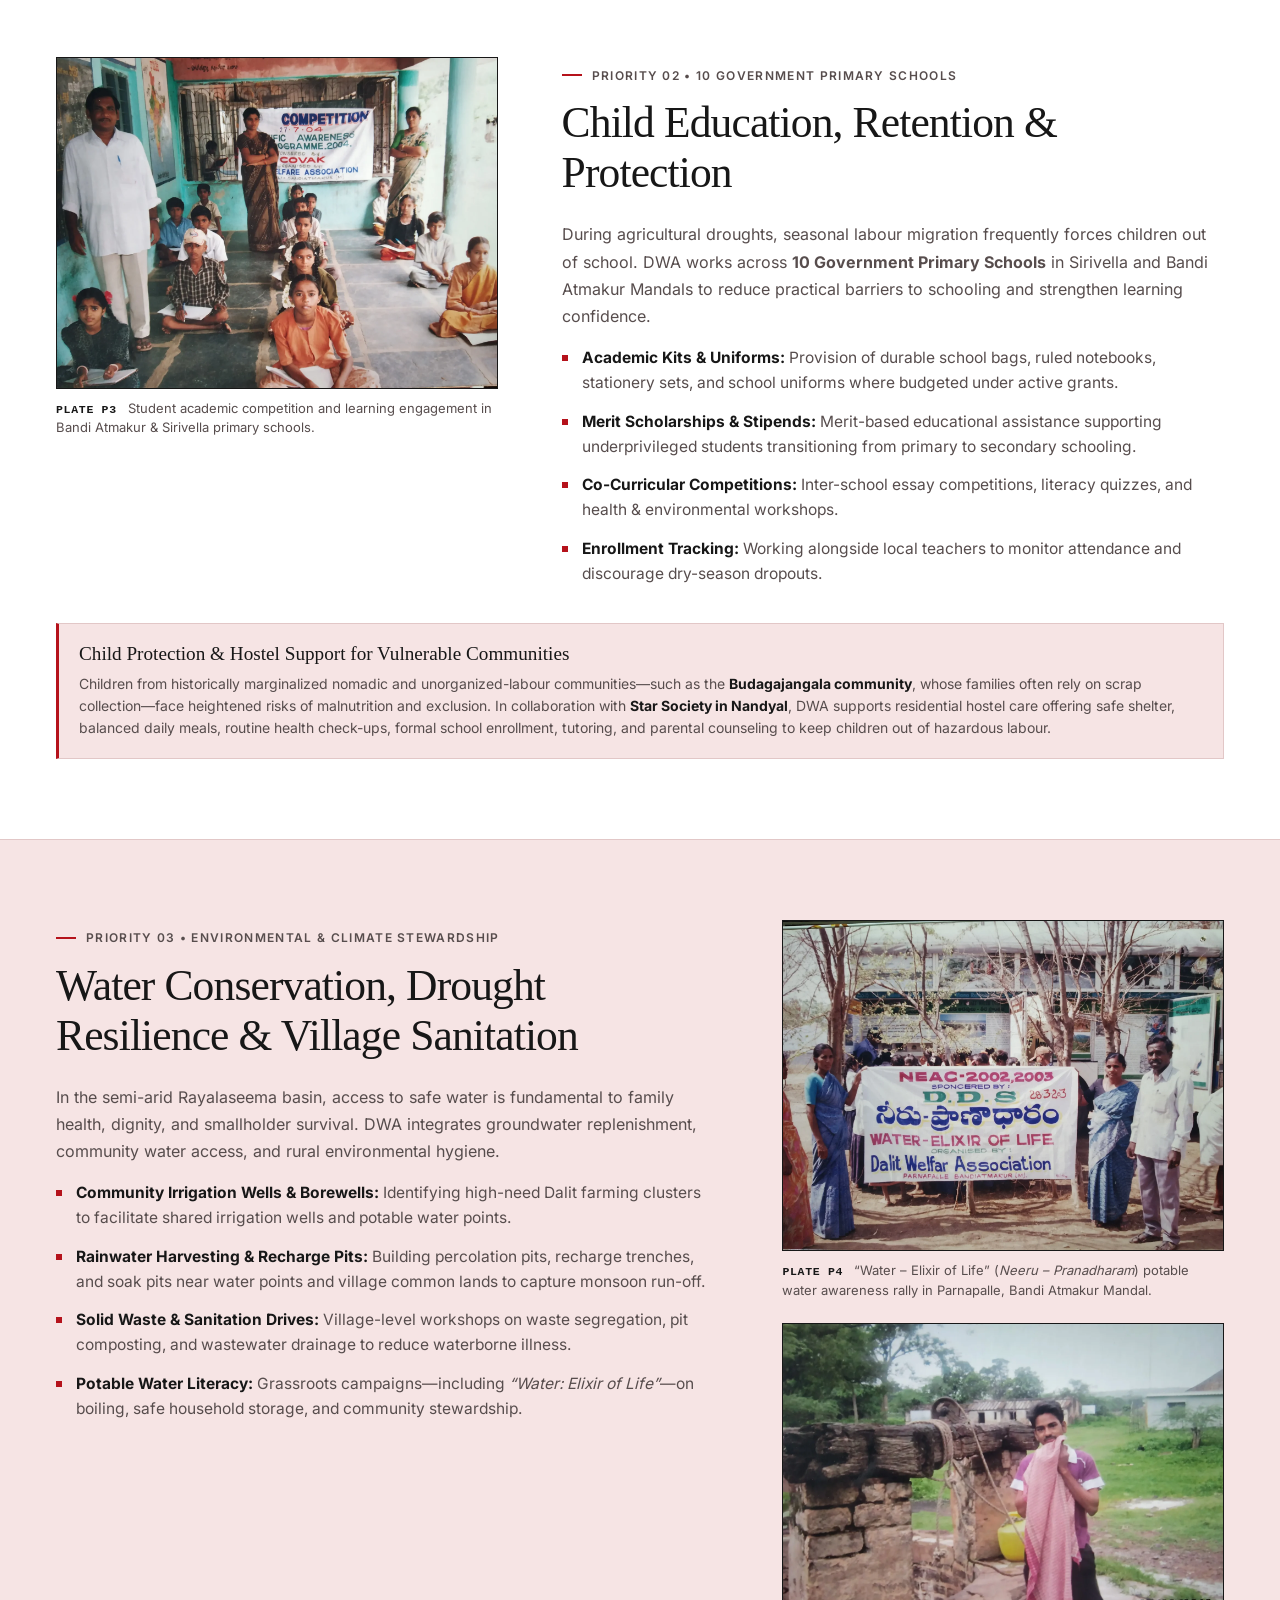
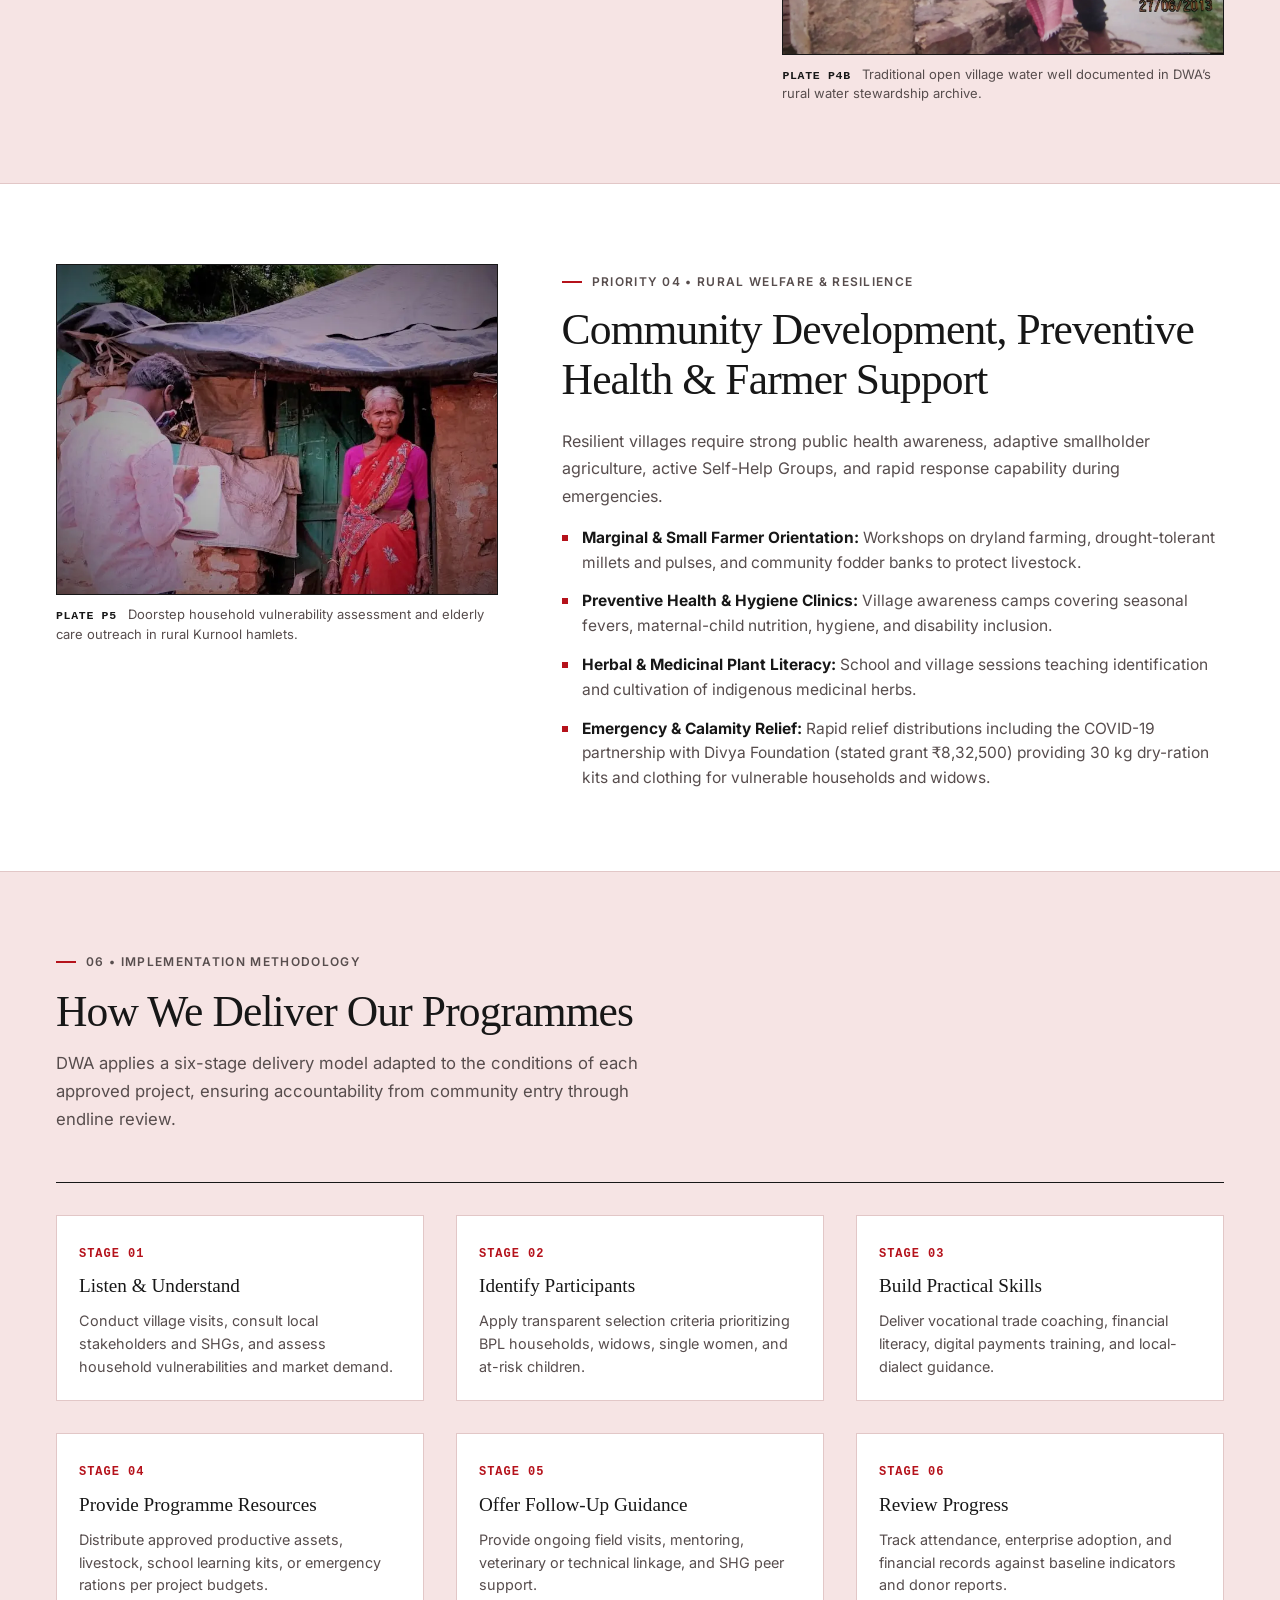
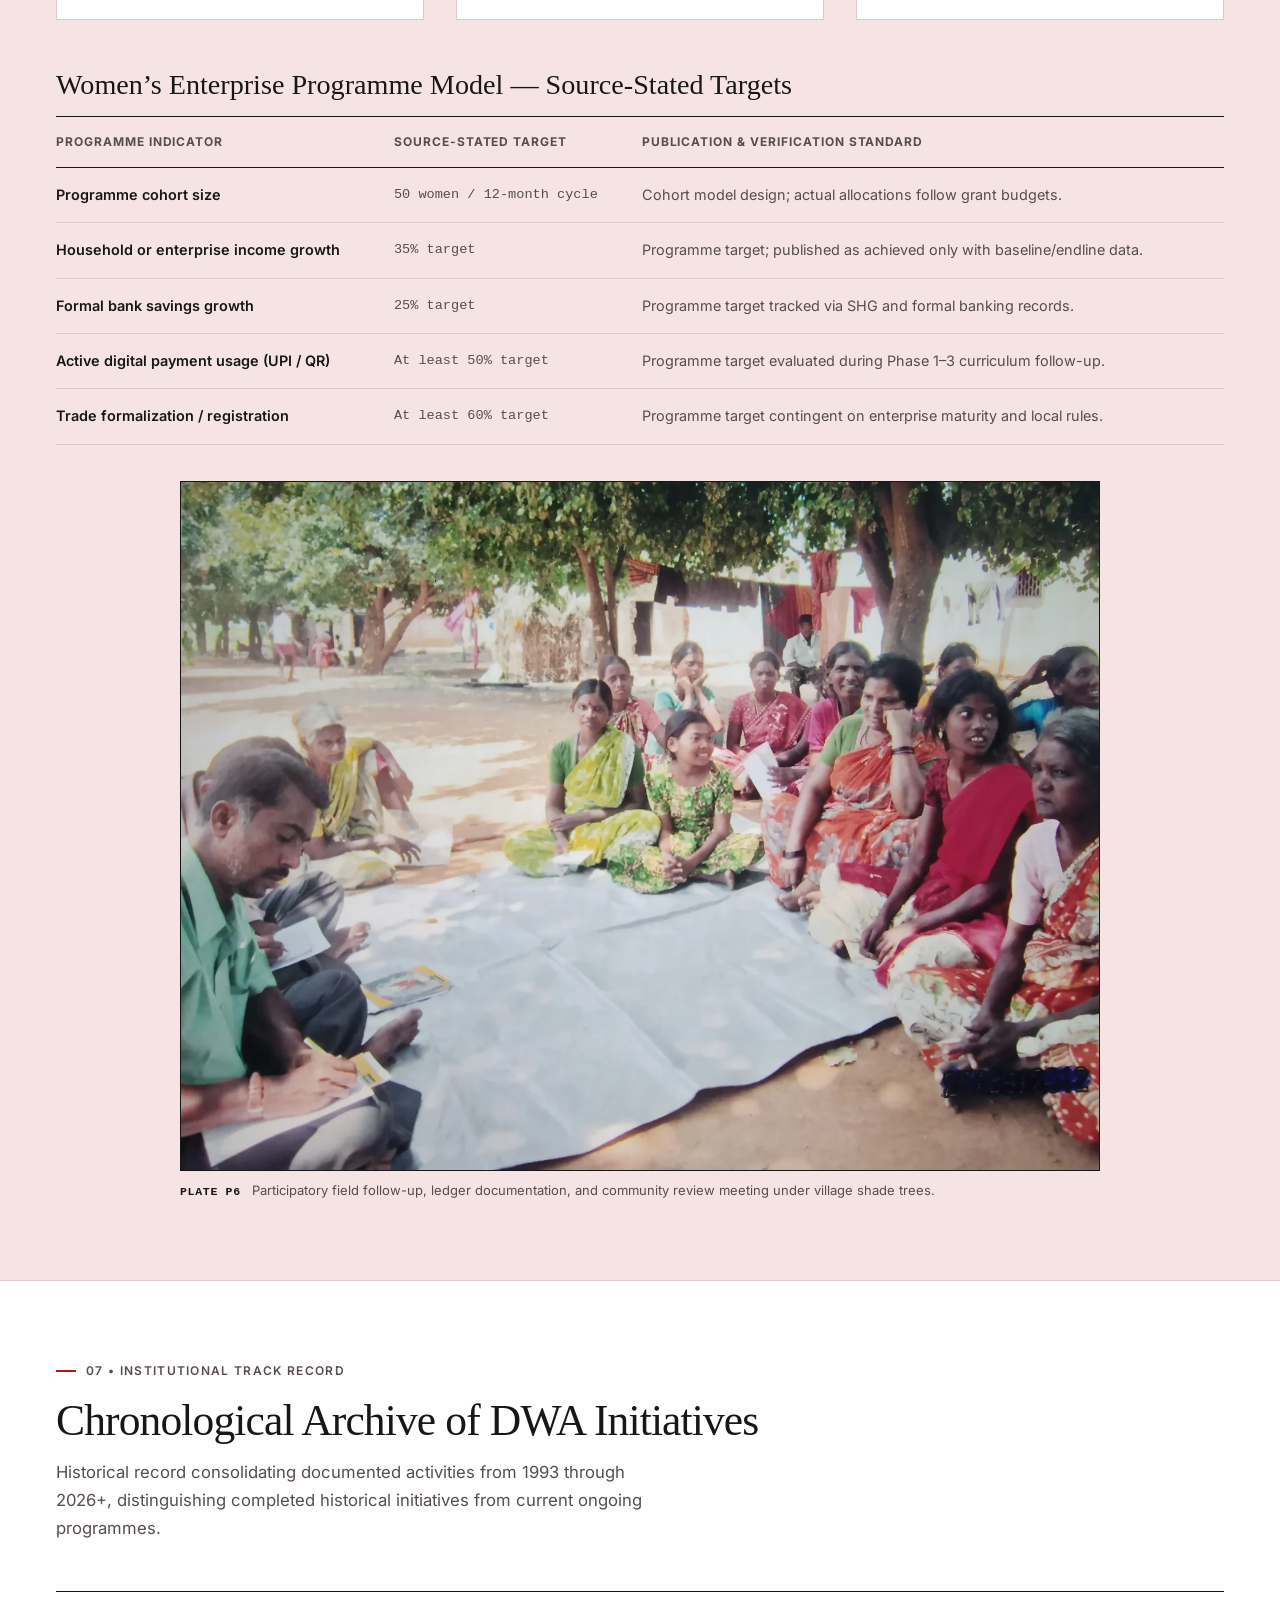
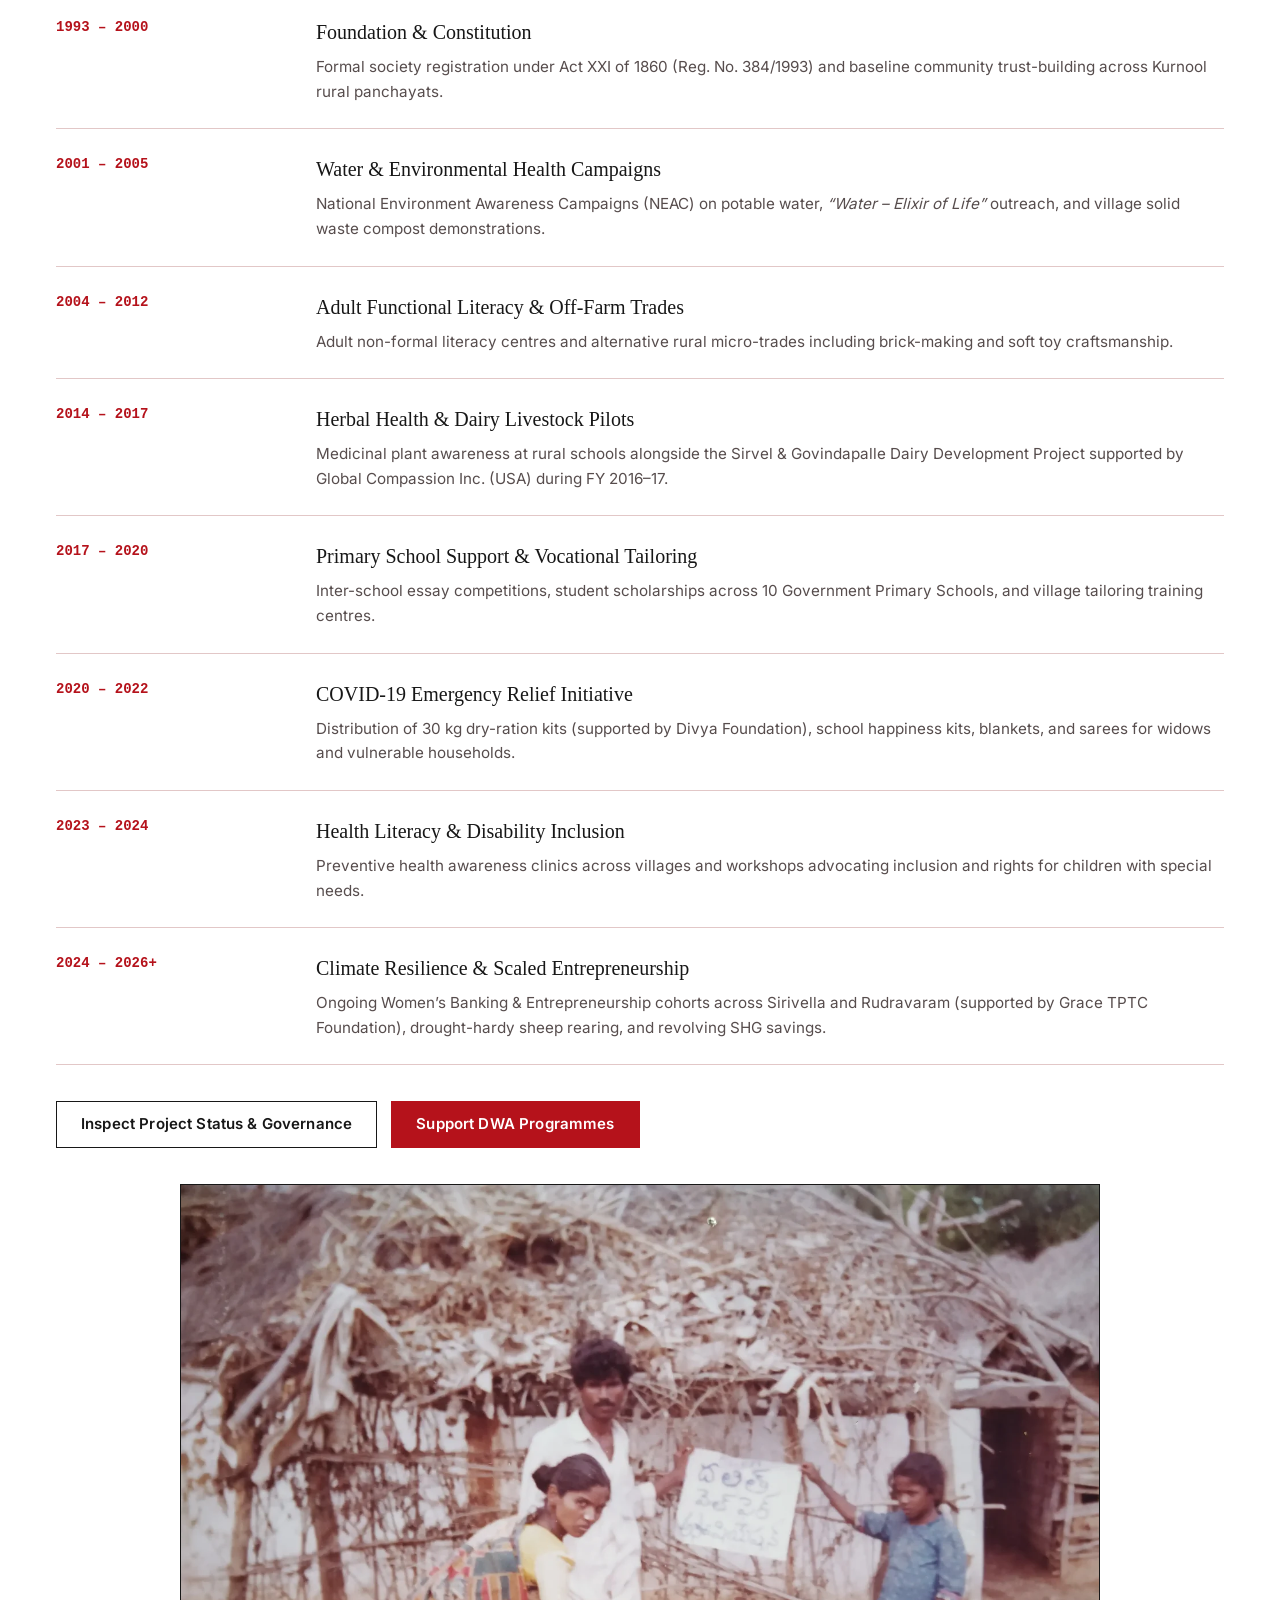
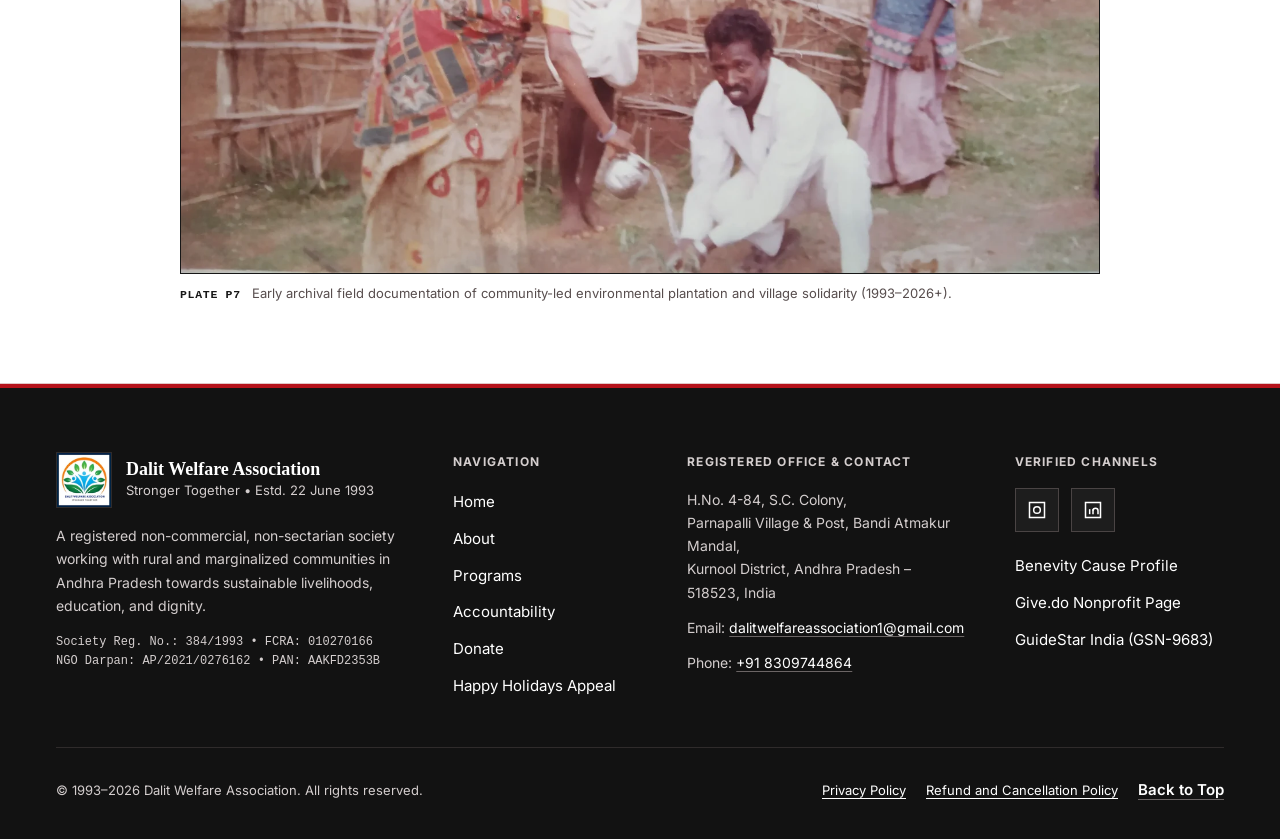
<file: programs.html>
<!DOCTYPE html>
<html lang="en" id="top">
<head>
  <meta charset="UTF-8">
  <meta name="viewport" content="width=device-width, initial-scale=1.0">

  <!-- Google tag (gtag.js) -->
  <script async src="https://www.googletagmanager.com/gtag/js?id=G-67XGYJ70TD"></script>
  <script>
    window.dataLayer = window.dataLayer || [];
    function gtag(){dataLayer.push(arguments);}
    gtag('js', new Date());

    gtag('config', 'G-67XGYJ70TD');
  </script>
  <title>Our Programmes — Dalit Welfare Association (DWA) India</title>
  <meta name="description" content="Explore DWA programmes in Kurnool &amp; Nandyal: women's livelihoods, digital banking literacy, child education, water conservation, and community resilience.">
  <meta name="robots" content="index, follow">
  <meta name="theme-color" content="#FFFFFF">
  <link rel="canonical" href="https://dwaindiaa.org/programs">

  <meta property="og:type" content="website">
  <meta property="og:site_name" content="Dalit Welfare Association (DWA)">
  <meta property="og:locale" content="en_IN">
  <meta property="og:url" content="https://dwaindiaa.org/programs">
  <meta property="og:title" content="Our Programmes — Dalit Welfare Association (DWA)">
  <meta property="og:description" content="Women's livelihoods, financial &amp; digital literacy, primary child education, hostel protection, water resilience, and rural health initiatives since 1993.">
  <meta property="og:image" content="https://dwaindiaa.org/assets/images/dwa-logo-square.png">
  <meta property="og:image:width" content="512">
  <meta property="og:image:height" content="512">
  <meta property="og:image:alt" content="Dalit Welfare Association official square emblem">

  <meta name="twitter:card" content="summary">
  <meta name="twitter:title" content="Our Programmes — Dalit Welfare Association (DWA)">
  <meta name="twitter:description" content="Community-led programmes advancing rural livelihoods, education, water stewardship, and health in Andhra Pradesh.">
  <meta name="twitter:image" content="https://dwaindiaa.org/assets/images/dwa-logo-square.png">
  <meta name="twitter:image:alt" content="Dalit Welfare Association official square emblem">

  <link rel="icon" type="image/png" sizes="64x64" href="assets/images/favicon-64.png">
  <link rel="apple-touch-icon" sizes="180x180" href="assets/images/apple-touch-icon.png">
  <link rel="preload" as="font" href="assets/fonts/inter-var-latin.woff2" type="font/woff2" crossorigin>
  <link rel="stylesheet" href="assets/css/styles.css">

  <script type="application/ld+json">
  {
    "@context": "https://schema.org",
    "@graph": [
      {
        "@type": "CollectionPage",
        "@id": "https://dwaindiaa.org/programs#webpage",
        "url": "https://dwaindiaa.org/programs",
        "name": "Our Programmes — Dalit Welfare Association (DWA)",
        "description": "Comprehensive portfolio of DWA community-led development programmes across Kurnool and Nandyal districts, Andhra Pradesh.",
        "inLanguage": "en-IN",
        "about": { "@id": "https://dwaindiaa.org/#organization" },
        "isPartOf": { "@id": "https://dwaindiaa.org/#website" }
      },
      {
        "@type": "BreadcrumbList",
        "itemListElement": [
          { "@type": "ListItem", "position": 1, "name": "Home", "item": "https://dwaindiaa.org/" },
          { "@type": "ListItem", "position": 2, "name": "Programs", "item": "https://dwaindiaa.org/programs" }
        ]
      }
    ]
  }
  </script>
</head>
<body>

  <a href="#main-content" class="skip-link">Skip to main content</a>

  <!-- TOP SITE-WIDE WINTER HOLIDAYS APPEAL BANNER -->
  <div class="holiday-top-banner" role="region" aria-label="Happy Holidays — Winter Emergency Relief Appeal">
    <div class="dwa-container">
      <div class="holiday-banner-inner">
        <div class="holiday-banner-lead">
          <div class="holiday-banner-icons" aria-hidden="true">
            <svg class="holiday-icon-svg holiday-anim-spin" viewBox="0 0 24 24" fill="none" stroke="currentColor" stroke-width="1.8">
              <path d="M12 2v20M2 12h20M4.93 4.93l14.14 14.14M19.07 4.93 4.93 19.07"></path>
              <path d="M12 5l2-2m-2 2-2-2M12 19l2 2m-2-2-2 2M5 12l-2 2m2-2-2-2M19 12l2 2m-2-2 2-2"></path>
            </svg>
            <svg class="holiday-icon-svg holiday-anim-twinkle" viewBox="0 0 24 24" fill="none" stroke="currentColor" stroke-width="1.8">
              <path stroke="#F2CC7E" d="M12 2v2M10 3h4"></path>
              <polygon stroke="#7FD4A6" points="12 5 6 12 10 12 5 18 19 18 14 12 18 12 12 5"></polygon>
              <path stroke="#F2CC7E" d="M10 18v3h4v-3"></path>
            </svg>
            <svg class="holiday-icon-svg" viewBox="0 0 24 24" fill="none" stroke="currentColor" stroke-width="1.8">
              <rect x="3" y="8" width="18" height="4"></rect>
              <rect x="5" y="12" width="14" height="9"></rect>
              <path d="M12 8v13M8 8c-1.5 0-2.5-1-2.5-2.2S6.8 3.5 8.5 4.2C10.1 4.9 12 8 12 8s1.9-3.1 3.5-3.8C17.2 3.5 18.5 4.5 18.5 5.8S17.5 8 16 8"></path>
            </svg>
          </div>
          <div class="holiday-banner-copy">
            <span class="holiday-banner-tag">Happy Holidays Appeal</span>
            <p class="holiday-banner-text">
              <strong>Winter Survival Kits:</strong> Blankets, 30 kg rations &amp; school packs for Kurnool families (from $20 / ₹1,700).
            </p>
          </div>
        </div>
        <div class="holiday-banner-actions">
          <a href="winter-appeal.html" class="holiday-btn-appeal">Explore Relief Appeal &rarr;</a>
          <a href="donate.html?fund=Emergency%20Relief%20%26%20Community%20Care%20Fund&amp;amount=1700#contribution-selector" class="holiday-btn-give">Give a Kit</a>
        </div>
      </div>
    </div>
  </div>

  <!-- HEADER -->
  <header class="site-header">
    <div class="dwa-container">
      <div class="site-header-inner">
        <a href="index.html" class="site-brand" aria-label="Dalit Welfare Association — Home">
          <div class="site-logo-box">
            <picture>
              <source srcset="assets/images/dwa-logo-sm.webp" type="image/webp">
              <img src="assets/images/dwa-logo-sm.png" alt="Dalit Welfare Association official square logo" width="54" height="54" class="site-logo-img" fetchpriority="high">
            </picture>
          </div>
          <div class="site-brand-text">
            <span class="site-title">Dalit Welfare Association</span>
            <span class="site-subtitle">Andhra Pradesh, India &bull; Estd. 1993</span>
          </div>
        </a>

        <div class="site-header-actions">
          <nav class="site-desktop-nav" aria-label="Primary navigation">
            <a href="about.html" class="nav-item">About</a>
            <a href="programs.html" class="nav-item" aria-current="page">Programs</a>
            <a href="accountability.html" class="nav-item">Accountability</a>
          </nav>

          <a href="donate.html" class="btn btn-primary header-btn-donate">Donate</a>

          <button id="btn-open-menu" type="button" class="btn-menu" aria-expanded="false" aria-controls="fullscreen-menu" aria-label="Open full site directory menu">
            <span class="btn-menu-label">Menu</span>
            <svg viewBox="0 0 24 24" fill="none" stroke="currentColor" stroke-width="2" aria-hidden="true">
              <path stroke-linecap="square" d="M3 6h18M3 12h18M3 18h18"></path>
            </svg>
          </button>
        </div>
      </div>
    </div>
  </header>

  <!-- FULL-SCREEN NAVIGATION OVERLAY -->
  <div id="fullscreen-menu" class="fullscreen-overlay" role="dialog" aria-modal="true" aria-label="Full website directory" aria-hidden="true" hidden>
    <div class="overlay-top-bar">
      <div class="dwa-container">
        <div class="overlay-top-bar-inner">
          <a href="index.html" class="site-brand" aria-label="Dalit Welfare Association — Home">
            <div class="site-logo-box">
              <picture>
                <source srcset="assets/images/dwa-logo-sm.webp" type="image/webp">
                <img src="assets/images/dwa-logo-sm.png" alt="Dalit Welfare Association square emblem" width="48" height="48" class="site-logo-img">
              </picture>
            </div>
            <div class="site-brand-text">
              <span class="site-title">Dalit Welfare Association</span>
              <span class="site-subtitle">Stronger Together &bull; Reg. No. 384/1993</span>
            </div>
          </a>

          <button id="btn-close-overlay" type="button" class="btn-close-overlay" aria-label="Close site directory menu">
            <span>Close</span>
            <span aria-hidden="true">&times;</span>
          </button>
        </div>
      </div>
    </div>

    <div class="overlay-body">
      <div class="dwa-container">
        <nav class="overlay-grid" aria-label="Comprehensive website directory">
          <div>
            <ul class="overlay-primary-list">
              <li><a href="index.html" class="overlay-primary-link">Home</a></li>
              <li><a href="about.html" class="overlay-primary-link">About</a></li>
              <li><a href="programs.html" class="overlay-primary-link is-current">Programs</a></li>
              <li><a href="accountability.html" class="overlay-primary-link">Accountability</a></li>
              <li><a href="donate.html" class="overlay-primary-link">Donate</a></li>
              <li><a href="winter-appeal.html" class="overlay-primary-link">Happy Holidays Appeal</a></li>
            </ul>
          </div>

          <div class="overlay-col">
            <button type="button" class="overlay-col-heading" aria-expanded="false" aria-controls="overlay-about-list">
              <span>About DWA</span>
              <svg class="overlay-col-chevron" viewBox="0 0 24 24" fill="none" stroke="currentColor" stroke-width="2" aria-hidden="true"><path d="M6 9l6 6 6-6"></path></svg>
            </button>
            <ul id="overlay-about-list" class="overlay-sublist is-collapsed">
              <li><a href="about.html#context" class="overlay-sublink">Regional &amp; Historical Context</a></li>
              <li><a href="about.html#history" class="overlay-sublink">Our Story &amp; Milestones</a></li>
              <li><a href="about.html#vision-mission" class="overlay-sublink">Vision, Mission &amp; Objectives</a></li>
              <li><a href="about.html#approach" class="overlay-sublink">Our Approach &amp; Geography</a></li>
              <li><a href="about.html#leadership" class="overlay-sublink">Organisation &amp; Leadership</a></li>
              <li><a href="about.html#credentials" class="overlay-sublink">Credentials &amp; Partners</a></li>
            </ul>
          </div>

          <div class="overlay-col">
            <button type="button" class="overlay-col-heading" aria-expanded="false" aria-controls="overlay-programs-list">
              <span>Programs</span>
              <svg class="overlay-col-chevron" viewBox="0 0 24 24" fill="none" stroke="currentColor" stroke-width="2" aria-hidden="true"><path d="M6 9l6 6 6-6"></path></svg>
            </button>
            <ul id="overlay-programs-list" class="overlay-sublist is-collapsed">
              <li><a href="programs.html#womens-empowerment" class="overlay-sublink">Women&rsquo;s Empowerment &amp; Livelihoods</a></li>
              <li><a href="programs.html#financial-digital" class="overlay-sublink">Financial &amp; Digital Inclusion</a></li>
              <li><a href="programs.html#child-education" class="overlay-sublink">Child Education &amp; Protection</a></li>
              <li><a href="programs.html#water-conservation" class="overlay-sublink">Water Conservation &amp; Sanitation</a></li>
              <li><a href="programs.html#community-development" class="overlay-sublink">Community Development &amp; Health</a></li>
              <li><a href="programs.html#archives" class="overlay-sublink">Delivery Approach &amp; Archives</a></li>
            </ul>
          </div>

          <div class="overlay-col">
            <button type="button" class="overlay-col-heading" aria-expanded="false" aria-controls="overlay-accountability-list">
              <span>Accountability</span>
              <svg class="overlay-col-chevron" viewBox="0 0 24 24" fill="none" stroke="currentColor" stroke-width="2" aria-hidden="true"><path d="M6 9l6 6 6-6"></path></svg>
            </button>
            <ul id="overlay-accountability-list" class="overlay-sublist is-collapsed">
              <li><a href="accountability.html#legal-credentials" class="overlay-sublink">Legal &amp; Statutory Registrations</a></li>
              <li><a href="accountability.html#governance" class="overlay-sublink">Governance Architecture</a></li>
              <li><a href="accountability.html#projects" class="overlay-sublink">Previous &amp; Ongoing Projects</a></li>
              <li><a href="accountability.html#gallery-events" class="overlay-sublink">Events &amp; Photo Archive</a></li>
              <li><a href="accountability.html#policies" class="overlay-sublink">Public Registries &amp; Policies</a></li>
            </ul>
          </div>

          <div class="overlay-col">
            <button type="button" class="overlay-col-heading" aria-expanded="false" aria-controls="overlay-donate-list">
              <span>Donate &amp; Partner</span>
              <svg class="overlay-col-chevron" viewBox="0 0 24 24" fill="none" stroke="currentColor" stroke-width="2" aria-hidden="true"><path d="M6 9l6 6 6-6"></path></svg>
            </button>
            <ul id="overlay-donate-list" class="overlay-sublist is-collapsed">
              <li><a href="winter-appeal.html" class="overlay-sublink">Winter Holidays Emergency Appeal</a></li>
              <li><a href="donate.html#support-pathways" class="overlay-sublink">Ways to Support DWA</a></li>
              <li><a href="donate.html#contribution-selector" class="overlay-sublink">Contribution Amount Selector</a></li>
              <li><a href="donate.html#domestic-giving" class="overlay-sublink">Domestic Donations (India)</a></li>
              <li><a href="donate.html#international-giving" class="overlay-sublink">International Giving (FCRA)</a></li>
              <li><a href="donate.html#partner-enquiry" class="overlay-sublink">CSR, Grants &amp; Volunteering</a></li>
              <li><a href="donate.html#contact" class="overlay-sublink">Contact &amp; Enquiry Form</a></li>
            </ul>
          </div>
        </nav>
      </div>
    </div>

    <div class="overlay-footer-bar">
      <div class="dwa-container">
        <div class="overlay-footer-inner">
          <span>Registered Office: Parnapalli Village &amp; Post, Bandi Atmakur Mandal, Kurnool District, Andhra Pradesh &ndash; 518523</span>
          <span>Email: <a href="mailto:dalitwelfareassociation1@gmail.com" class="editorial-link">dalitwelfareassociation1@gmail.com</a></span>
        </div>
      </div>
    </div>
  </div>

  <!-- MAIN CONTENT -->
  <main id="main-content">

    <!-- PAGE HERO -->
    <section class="page-hero" aria-labelledby="programs-hero-title">
      <div class="dwa-container">
        <div class="split-grid split-grid--wide-left">
          <div>
            <p class="eyebrow">
              <span class="eyebrow-marker" aria-hidden="true"></span>
              Programme Portfolio &bull; Kurnool &amp; Nandyal Districts
            </p>
            <h1 id="programs-hero-title" class="page-hero-title">
              Community-Led Solutions for Sustainable Rural Transformation
            </h1>
            <p class="section-lead">
              Across four priority focus areas and supporting community programmes, DWA pairs practical training and productive assets with local ownership, school continuity, and climate resilience.
            </p>
          </div>

          <figure class="photo-figure">
            <div class="photo-frame ratio-4x3">
              <img
                src="assets/images/P0.webp"
                alt="Rural primary school students holding writing slates seated outdoors during a DWA village school outreach programme in Kurnool District"
                width="1600"
                height="1200"
                class="photo-img"
                fetchpriority="high"
                decoding="async"
              >
            </div>
            <figcaption class="photo-caption">
              <span class="photo-caption-plate">Plate P0</span> Primary school learners, educators, and families at a rural school support programme in Kurnool District.
            </figcaption>
          </figure>
        </div>
      </div>
    </section>

    <!-- IN-PAGE TABULAR NAVIGATION -->
    <nav class="subnav-bar" aria-label="Programmes page sections">
      <div class="dwa-container">
        <div class="subnav-scroll">
          <ul class="subnav-list">
            <li><a href="#womens-empowerment" class="subnav-link is-active">Women&rsquo;s Empowerment</a></li>
            <li><a href="#financial-digital" class="subnav-link">Banking &amp; Digital</a></li>
            <li><a href="#child-education" class="subnav-link">Child Education</a></li>
            <li><a href="#water-conservation" class="subnav-link">Water &amp; Sanitation</a></li>
            <li><a href="#community-development" class="subnav-link">Community &amp; Health</a></li>
            <li><a href="#delivery-model" class="subnav-link">Delivery &amp; M&amp;E</a></li>
            <li><a href="#archives" class="subnav-link">Archives (1993&ndash;2026)</a></li>
          </ul>
        </div>
      </div>
    </nav>

    <!-- 1. WOMEN'S EMPOWERMENT & LIVELIHOOD DEVELOPMENT -->
    <section id="womens-empowerment" class="section-band" aria-labelledby="we-heading">
      <div class="dwa-container">
        <div class="split-grid split-grid--wide-left">
          <div>
            <p class="eyebrow"><span class="eyebrow-marker" aria-hidden="true"></span>Priority 01 &bull; Sirivella &amp; Rudravaram</p>
            <h2 id="we-heading" class="section-heading mt-xs">Women&rsquo;s Economic Empowerment &amp; Micro-Enterprise</h2>
            <p class="prose-copy mt-md">
              Women in rural Dalit and female-headed households&mdash;particularly widows, single mothers, and women from Below Poverty Line (BPL) families&mdash;bear a disproportionate share of agricultural unemployment and climate shocks. DWA&rsquo;s 12-month enterprise model transforms vulnerable participants into self-reliant micro-entrepreneurs by pairing productive assets with practical trade coaching and Self-Help Group (SHG) peer savings.
            </p>
            <p class="prose-copy">
              The source architecture outlines a 50-woman cohort model (aged 25&ndash;50) spanning value-chain scoping, transparent community selection, 3-phase capacity building, direct asset deployment, and ongoing mentorship. Specific participant allocations and asset packages vary by approved donor grant.
            </p>
          </div>

          <figure class="photo-figure">
            <div class="photo-frame ratio-3x2">
              <img
                src="assets/images/P1.webp"
                alt="Rural woman holding two sheep next to the DWA and Unidos Contra el Hambre Sheep Rearing Project banner in Govindapalle (January 2025)"
                width="1081"
                height="711"
                class="photo-img"
                loading="lazy"
                decoding="async"
              >
            </div>
            <figcaption class="photo-caption">
              <span class="photo-caption-plate">Plate P1</span> Direct productive livestock deployment under DWA&rsquo;s Income Generation &amp; Sheep Rearing Project in Govindapalle (January 2025).
            </figcaption>
          </figure>
        </div>

        <div class="cols-2 mt-lg">
          <div class="editorial-block-item">
            <h3>Tailoring &amp; Textile Skills</h3>
            <p>Practical training in garment construction, stitching, and finishing, supported in documented cohorts with sewing machines, starter fabric supplies, and local customer development.</p>
          </div>
          <div class="editorial-block-item">
            <h3>Sheep Rearing &amp; Livestock Livelihoods</h3>
            <p>Climate-resilient livestock support using hardy Nellore/Deccani sheep breeds alongside husbandry training, feeding practices, and veterinary care or insurance where budgeted.</p>
          </div>
          <div class="editorial-block-item">
            <h3>Rural Micro-Retail Enterprises</h3>
            <p>Support for small village grocery shops covering initial inventory setup, stock control, supplier linkages, fair pricing, and simple profit bookkeeping.</p>
          </div>
          <div class="editorial-block-item">
            <h3>Historical Dairy &amp; Vocational Trades</h3>
            <p>Builds on DWA&rsquo;s historical Dairy Development Project in Sirvel and Govindapalle (supported by Global Compassion Inc. in FY 2016&ndash;17) as well as soft toy making and rural brick-making trades.</p>
          </div>
        </div>
      </div>
    </section>

    <!-- 2. FINANCIAL EDUCATION, RURAL BANKING & DIGITAL INCLUSION -->
    <section id="financial-digital" class="section-band band-alt" aria-labelledby="fd-heading">
      <div class="dwa-container">
        <div class="section-header-stack">
          <p class="eyebrow"><span class="eyebrow-marker" aria-hidden="true"></span>02 &bull; Banking, SHGs &amp; Market Linkages</p>
          <h2 id="fd-heading" class="section-heading">Financial Inclusion, Digital Skills &amp; Business Formalization</h2>
          <p class="section-lead">
            Sustainable rural enterprises require safe banking habits, separation of household and business finances, digital payment fluency, and Self-Help Group (SHG) revolving credit.
          </p>
        </div>

        <div class="cols-2">
          <div>
            <h3 class="sub-heading">Financial Education &amp; Rural Banking</h3>
            <ul class="bullet-list">
              <li><strong>Formal Bank Access:</strong> Guidance on opening and independently operating formal bank accounts and debit cards where included in project scope.</li>
              <li><strong>Budgeting &amp; Bookkeeping:</strong> Practical tracking of household expenses separately from small-business working capital.</li>
              <li><strong>SHG Thrift &amp; Revolving Credit:</strong> Organizing peer savings groups so members can access internal credit for feed, stock, or veterinary care without exploitative lenders.</li>
              <li><strong>Responsible Credit Awareness:</strong> Training on interest rates, repayment schedules, and formal institutional credit linkages.</li>
            </ul>
          </div>

          <div>
            <h3 class="sub-heading">Digital Inclusion &amp; Market Linkages</h3>
            <ul class="bullet-list">
              <li><strong>UPI &amp; QR-Code Payments:</strong> Hands-on coaching in mobile banking apps, QR payment acceptance, and reconciling digital transactions.</li>
              <li><strong>Business Formalization:</strong> Assistance with local trade registration processes, product presentation, packaging, and pricing clarity.</li>
              <li><strong>Market Connections:</strong> Linking rural women producers with reliable wholesale suppliers, local consumers, and village trade events.</li>
            </ul>
            <div class="callout-note mt-md">
              <strong>Verification Standard:</strong> Source programme targets include at least <strong>50% active digital-payment usage</strong> and <strong>60% trade formalization</strong>. These represent planned programme targets, not confirmed endline outcomes, pending cohort completion reports.
            </div>
          </div>
        </div>

        <figure class="photo-figure photo-figure--wide mt-lg">
          <div class="photo-frame ratio-4x3">
            <img
              src="assets/images/P2.webp"
              alt="Women Self-Help Group cohort standing together with the DWA and BASAID Income Generation Sheep Rearing Project banner in Govindapalle"
              width="1280"
              height="960"
              class="photo-img"
              loading="lazy"
              decoding="async"
            >
          </div>
          <figcaption class="photo-caption">
            <span class="photo-caption-plate">Plate P2</span> Women&rsquo;s SHG micro-enterprise cohort participating in savings, financial literacy, and sustainable livelihood programmes in Govindapalle.
          </figcaption>
        </figure>
      </div>
    </section>

    <!-- 3. CHILD EDUCATION, RETENTION & CHILD PROTECTION -->
    <section id="child-education" class="section-band" aria-labelledby="ce-heading">
      <div class="dwa-container">
        <div class="split-grid split-grid--wide-right">
          <figure class="photo-figure">
            <div class="photo-frame ratio-4x3">
              <img
                src="assets/images/P3.webp"
                alt="Government primary school children sitting on floor tiles with notebooks during a DWA and COVAK scientific awareness competition"
                width="1600"
                height="1200"
                class="photo-img"
                loading="lazy"
                decoding="async"
              >
            </div>
            <figcaption class="photo-caption">
              <span class="photo-caption-plate">Plate P3</span> Student academic competition and learning engagement in Bandi Atmakur &amp; Sirivella primary schools.
            </figcaption>
          </figure>

          <div>
            <p class="eyebrow"><span class="eyebrow-marker" aria-hidden="true"></span>Priority 02 &bull; 10 Government Primary Schools</p>
            <h2 id="ce-heading" class="section-heading mt-xs">Child Education, Retention &amp; Protection</h2>
            <p class="prose-copy mt-md">
              During agricultural droughts, seasonal labour migration frequently forces children out of school. DWA works across <strong>10 Government Primary Schools</strong> in Sirivella and Bandi Atmakur Mandals to reduce practical barriers to schooling and strengthen learning confidence.
            </p>
            <ul class="bullet-list">
              <li><strong>Academic Kits &amp; Uniforms:</strong> Provision of durable school bags, ruled notebooks, stationery sets, and school uniforms where budgeted under active grants.</li>
              <li><strong>Merit Scholarships &amp; Stipends:</strong> Merit-based educational assistance supporting underprivileged students transitioning from primary to secondary schooling.</li>
              <li><strong>Co-Curricular Competitions:</strong> Inter-school essay competitions, literacy quizzes, and health &amp; environmental workshops.</li>
              <li><strong>Enrollment Tracking:</strong> Working alongside local teachers to monitor attendance and discourage dry-season dropouts.</li>
            </ul>
          </div>
        </div>

        <div class="callout-note mt-lg">
          <h3 class="sub-heading sub-heading-sm">Child Protection &amp; Hostel Support for Vulnerable Communities</h3>
          <p>
            Children from historically marginalized nomadic and unorganized-labour communities&mdash;such as the <strong>Budagajangala community</strong>, whose families often rely on scrap collection&mdash;face heightened risks of malnutrition and exclusion. In collaboration with <strong>Star Society in Nandyal</strong>, DWA supports residential hostel care offering safe shelter, balanced daily meals, routine health check-ups, formal school enrollment, tutoring, and parental counseling to keep children out of hazardous labour.
          </p>
        </div>
      </div>
    </section>

    <!-- 4. WATER CONSERVATION, DROUGHT RESILIENCE & SANITATION -->
    <section id="water-conservation" class="section-band band-alt" aria-labelledby="wc-heading">
      <div class="dwa-container">
        <div class="split-grid split-grid--wide-left">
          <div>
            <p class="eyebrow"><span class="eyebrow-marker" aria-hidden="true"></span>Priority 03 &bull; Environmental &amp; Climate Stewardship</p>
            <h2 id="wc-heading" class="section-heading mt-xs">Water Conservation, Drought Resilience &amp; Village Sanitation</h2>
            <p class="prose-copy mt-md">
              In the semi-arid Rayalaseema basin, access to safe water is fundamental to family health, dignity, and smallholder survival. DWA integrates groundwater replenishment, community water access, and rural environmental hygiene.
            </p>
            <ul class="bullet-list">
              <li><strong>Community Irrigation Wells &amp; Borewells:</strong> Identifying high-need Dalit farming clusters to facilitate shared irrigation wells and potable water points.</li>
              <li><strong>Rainwater Harvesting &amp; Recharge Pits:</strong> Building percolation pits, recharge trenches, and soak pits near water points and village common lands to capture monsoon run-off.</li>
              <li><strong>Solid Waste &amp; Sanitation Drives:</strong> Village-level workshops on waste segregation, pit composting, and wastewater drainage to reduce waterborne illness.</li>
              <li><strong>Potable Water Literacy:</strong> Grassroots campaigns&mdash;including <em>&ldquo;Water: Elixir of Life&rdquo;</em>&mdash;on boiling, safe household storage, and community stewardship.</li>
            </ul>
          </div>

          <div class="media-stack">
            <figure class="photo-figure">
              <div class="photo-frame ratio-4x3">
                <img
                  src="assets/images/P4.webp"
                  alt="Rural women and community organizers holding the NEAC Water: Elixir of Life environmental education banner in Parnapalle"
                  width="1600"
                  height="1200"
                  class="photo-img"
                  loading="lazy"
                  decoding="async"
                >
              </div>
              <figcaption class="photo-caption">
                <span class="photo-caption-plate">Plate P4</span> &ldquo;Water &ndash; Elixir of Life&rdquo; (<em>Neeru &ndash; Pranadharam</em>) potable water awareness rally in Parnapalle, Bandi Atmakur Mandal.
              </figcaption>
            </figure>

            <figure class="photo-figure">
              <div class="photo-frame ratio-4x3">
                <img
                  src="assets/images/ext6.webp"
                  alt="Rural youth standing beside an open masonry village drinking water well supported for rural water access in Kurnool District"
                  width="1600"
                  height="1200"
                  class="photo-img"
                  loading="lazy"
                  decoding="async"
                >
              </div>
              <figcaption class="photo-caption">
                <span class="photo-caption-plate">Plate P4B</span> Traditional open village water well documented in DWA&rsquo;s rural water stewardship archive.
              </figcaption>
            </figure>
          </div>
        </div>
      </div>
    </section>

    <!-- 5. COMMUNITY DEVELOPMENT, PREVENTIVE HEALTH & FARMER SUPPORT -->
    <section id="community-development" class="section-band" aria-labelledby="cd-heading">
      <div class="dwa-container">
        <div class="split-grid split-grid--wide-right">
          <figure class="photo-figure">
            <div class="photo-frame ratio-4x3">
              <img
                src="assets/images/P5.webp"
                alt="DWA field volunteer recording household welfare details with an elderly woman outside her rural shelter"
                width="748"
                height="575"
                class="photo-img"
                loading="lazy"
                decoding="async"
              >
            </div>
            <figcaption class="photo-caption">
              <span class="photo-caption-plate">Plate P5</span> Doorstep household vulnerability assessment and elderly care outreach in rural Kurnool hamlets.
            </figcaption>
          </figure>

          <div>
            <p class="eyebrow"><span class="eyebrow-marker" aria-hidden="true"></span>Priority 04 &bull; Rural Welfare &amp; Resilience</p>
            <h2 id="cd-heading" class="section-heading mt-xs">Community Development, Preventive Health &amp; Farmer Support</h2>
            <p class="prose-copy mt-md">
              Resilient villages require strong public health awareness, adaptive smallholder agriculture, active Self-Help Groups, and rapid response capability during emergencies.
            </p>
            <ul class="bullet-list">
              <li><strong>Marginal &amp; Small Farmer Orientation:</strong> Workshops on dryland farming, drought-tolerant millets and pulses, and community fodder banks to protect livestock.</li>
              <li><strong>Preventive Health &amp; Hygiene Clinics:</strong> Village awareness camps covering seasonal fevers, maternal-child nutrition, hygiene, and disability inclusion.</li>
              <li><strong>Herbal &amp; Medicinal Plant Literacy:</strong> School and village sessions teaching identification and cultivation of indigenous medicinal herbs.</li>
              <li><strong>Emergency &amp; Calamity Relief:</strong> Rapid relief distributions including the COVID-19 partnership with Divya Foundation (stated grant &#8377;8,32,500) providing 30 kg dry-ration kits and clothing for vulnerable households and widows.</li>
            </ul>
          </div>
        </div>
      </div>
    </section>

    <!-- 6. SIX-STAGE DELIVERY MODEL & M&E TARGETS -->
    <section id="delivery-model" class="section-band band-alt" aria-labelledby="dm-heading">
      <div class="dwa-container">
        <div class="section-header-stack">
          <p class="eyebrow"><span class="eyebrow-marker" aria-hidden="true"></span>06 &bull; Implementation Methodology</p>
          <h2 id="dm-heading" class="section-heading">How We Deliver Our Programmes</h2>
          <p class="section-lead">
            DWA applies a six-stage delivery model adapted to the conditions of each approved project, ensuring accountability from community entry through endline review.
          </p>
        </div>

        <div class="stage-grid">
          <div class="stage-step">
            <span class="stage-num">Stage 01</span>
            <h3 class="stage-title">Listen &amp; Understand</h3>
            <p class="stage-desc">Conduct village visits, consult local stakeholders and SHGs, and assess household vulnerabilities and market demand.</p>
          </div>
          <div class="stage-step">
            <span class="stage-num">Stage 02</span>
            <h3 class="stage-title">Identify Participants</h3>
            <p class="stage-desc">Apply transparent selection criteria prioritizing BPL households, widows, single women, and at-risk children.</p>
          </div>
          <div class="stage-step">
            <span class="stage-num">Stage 03</span>
            <h3 class="stage-title">Build Practical Skills</h3>
            <p class="stage-desc">Deliver vocational trade coaching, financial literacy, digital payments training, and local-dialect guidance.</p>
          </div>
          <div class="stage-step">
            <span class="stage-num">Stage 04</span>
            <h3 class="stage-title">Provide Programme Resources</h3>
            <p class="stage-desc">Distribute approved productive assets, livestock, school learning kits, or emergency rations per project budgets.</p>
          </div>
          <div class="stage-step">
            <span class="stage-num">Stage 05</span>
            <h3 class="stage-title">Offer Follow-Up Guidance</h3>
            <p class="stage-desc">Provide ongoing field visits, mentoring, veterinary or technical linkage, and SHG peer support.</p>
          </div>
          <div class="stage-step">
            <span class="stage-num">Stage 06</span>
            <h3 class="stage-title">Review Progress</h3>
            <p class="stage-desc">Track attendance, enterprise adoption, and financial records against baseline indicators and donor reports.</p>
          </div>
        </div>

        <div class="mt-xl">
          <h3 class="sub-heading">Women&rsquo;s Enterprise Programme Model &mdash; Source-Stated Targets</h3>
          <div class="table-scroll">
            <table class="editorial-table">
              <thead>
                <tr>
                  <th scope="col">Programme Indicator</th>
                  <th scope="col">Source-Stated Target</th>
                  <th scope="col">Publication &amp; Verification Standard</th>
                </tr>
              </thead>
              <tbody>
                <tr>
                  <td class="cell-primary">Programme cohort size</td>
                  <td class="cell-mono">50 women / 12-month cycle</td>
                  <td>Cohort model design; actual allocations follow grant budgets.</td>
                </tr>
                <tr>
                  <td class="cell-primary">Household or enterprise income growth</td>
                  <td class="cell-mono">35% target</td>
                  <td>Programme target; published as achieved only with baseline/endline data.</td>
                </tr>
                <tr>
                  <td class="cell-primary">Formal bank savings growth</td>
                  <td class="cell-mono">25% target</td>
                  <td>Programme target tracked via SHG and formal banking records.</td>
                </tr>
                <tr>
                  <td class="cell-primary">Active digital payment usage (UPI / QR)</td>
                  <td class="cell-mono">At least 50% target</td>
                  <td>Programme target evaluated during Phase 1&ndash;3 curriculum follow-up.</td>
                </tr>
                <tr>
                  <td class="cell-primary">Trade formalization / registration</td>
                  <td class="cell-mono">At least 60% target</td>
                  <td>Programme target contingent on enterprise maturity and local rules.</td>
                </tr>
              </tbody>
            </table>
          </div>
        </div>

        <figure class="photo-figure photo-figure--wide mt-lg">
          <div class="photo-frame ratio-4x3">
            <img
              src="assets/images/P6.webp"
              alt="Rural women seated outdoors on a mat reviewing household progress notes with a DWA field coordinator under village shade trees"
              width="1600"
              height="1200"
              class="photo-img"
              loading="lazy"
              decoding="async"
            >
          </div>
          <figcaption class="photo-caption">
            <span class="photo-caption-plate">Plate P6</span> Participatory field follow-up, ledger documentation, and community review meeting under village shade trees.
          </figcaption>
        </figure>
      </div>
    </section>

    <!-- 7. CHRONOLOGICAL ARCHIVE OF DWA INITIATIVES -->
    <section id="archives" class="section-band" aria-labelledby="archives-heading">
      <div class="dwa-container">
        <div class="section-header-stack">
          <p class="eyebrow"><span class="eyebrow-marker" aria-hidden="true"></span>07 &bull; Institutional Track Record</p>
          <h2 id="archives-heading" class="section-heading">Chronological Archive of DWA Initiatives</h2>
          <p class="section-lead">
            Historical record consolidating documented activities from 1993 through 2026+, distinguishing completed historical initiatives from current ongoing programmes.
          </p>
        </div>

        <div class="timeline-list">
          <div class="timeline-row">
            <div class="timeline-period">1993 &ndash; 2000</div>
            <div>
              <h3 class="timeline-title">Foundation &amp; Constitution</h3>
              <p class="timeline-desc">Formal society registration under Act XXI of 1860 (Reg. No. 384/1993) and baseline community trust-building across Kurnool rural panchayats.</p>
            </div>
          </div>
          <div class="timeline-row">
            <div class="timeline-period">2001 &ndash; 2005</div>
            <div>
              <h3 class="timeline-title">Water &amp; Environmental Health Campaigns</h3>
              <p class="timeline-desc">National Environment Awareness Campaigns (NEAC) on potable water, <em>&ldquo;Water &ndash; Elixir of Life&rdquo;</em> outreach, and village solid waste compost demonstrations.</p>
            </div>
          </div>
          <div class="timeline-row">
            <div class="timeline-period">2004 &ndash; 2012</div>
            <div>
              <h3 class="timeline-title">Adult Functional Literacy &amp; Off-Farm Trades</h3>
              <p class="timeline-desc">Adult non-formal literacy centres and alternative rural micro-trades including brick-making and soft toy craftsmanship.</p>
            </div>
          </div>
          <div class="timeline-row">
            <div class="timeline-period">2014 &ndash; 2017</div>
            <div>
              <h3 class="timeline-title">Herbal Health &amp; Dairy Livestock Pilots</h3>
              <p class="timeline-desc">Medicinal plant awareness at rural schools alongside the Sirvel &amp; Govindapalle Dairy Development Project supported by Global Compassion Inc. (USA) during FY 2016&ndash;17.</p>
            </div>
          </div>
          <div class="timeline-row">
            <div class="timeline-period">2017 &ndash; 2020</div>
            <div>
              <h3 class="timeline-title">Primary School Support &amp; Vocational Tailoring</h3>
              <p class="timeline-desc">Inter-school essay competitions, student scholarships across 10 Government Primary Schools, and village tailoring training centres.</p>
            </div>
          </div>
          <div class="timeline-row">
            <div class="timeline-period">2020 &ndash; 2022</div>
            <div>
              <h3 class="timeline-title">COVID-19 Emergency Relief Initiative</h3>
              <p class="timeline-desc">Distribution of 30 kg dry-ration kits (supported by Divya Foundation), school happiness kits, blankets, and sarees for widows and vulnerable households.</p>
            </div>
          </div>
          <div class="timeline-row">
            <div class="timeline-period">2023 &ndash; 2024</div>
            <div>
              <h3 class="timeline-title">Health Literacy &amp; Disability Inclusion</h3>
              <p class="timeline-desc">Preventive health awareness clinics across villages and workshops advocating inclusion and rights for children with special needs.</p>
            </div>
          </div>
          <div class="timeline-row">
            <div class="timeline-period">2024 &ndash; 2026+</div>
            <div>
              <h3 class="timeline-title">Climate Resilience &amp; Scaled Entrepreneurship</h3>
              <p class="timeline-desc">Ongoing Women&rsquo;s Banking &amp; Entrepreneurship cohorts across Sirivella and Rudravaram (supported by Grace TPTC Foundation), drought-hardy sheep rearing, and revolving SHG savings.</p>
            </div>
          </div>
        </div>

        <div class="hero-actions mt-lg">
          <a href="accountability.html#projects" class="btn btn-secondary">Inspect Project Status &amp; Governance</a>
          <a href="donate.html" class="btn btn-primary">Support DWA Programmes</a>
        </div>

        <figure class="photo-figure photo-figure--wide mt-lg">
          <div class="photo-frame ratio-4x3">
            <img
              src="assets/images/P7.webp"
              alt="Founding Dalit Welfare Association team and village family planting and watering a young tree sapling outside a thatched home"
              width="1600"
              height="1200"
              class="photo-img"
              loading="lazy"
              decoding="async"
            >
          </div>
          <figcaption class="photo-caption">
            <span class="photo-caption-plate">Plate P7</span> Early archival field documentation of community-led environmental plantation and village solidarity (1993&ndash;2026+).
          </figcaption>
        </figure>
      </div>
    </section>

  </main>

  <!-- FOOTER -->
  <footer id="site-footer" class="site-footer">
    <div class="dwa-container">
      <div class="footer-grid">
        <div>
          <div class="footer-brand-row">
            <div class="footer-logo-box">
              <picture>
                <source srcset="assets/images/dwa-logo-sm.webp" type="image/webp">
                <img src="assets/images/dwa-logo-sm.png" alt="Dalit Welfare Association square emblem" width="56" height="56" class="site-logo-img" loading="lazy">
              </picture>
            </div>
            <div>
              <div class="footer-org-name">Dalit Welfare Association</div>
              <div class="footer-motto">Stronger Together &bull; Estd. 22 June 1993</div>
            </div>
          </div>
          <p class="footer-desc">
            A registered non-commercial, non-sectarian society working with rural and marginalized communities in Andhra Pradesh towards sustainable livelihoods, education, and dignity.
          </p>
          <p class="footer-ids">
            Society Reg. No.: 384/1993 &bull; FCRA: 010270166<br>
            NGO Darpan: AP/2021/0276162 &bull; PAN: AAKFD2353B
          </p>
        </div>

        <div>
          <h2 class="footer-heading">Navigation</h2>
          <ul class="footer-nav-list">
            <li><a href="index.html" class="footer-link">Home</a></li>
            <li><a href="about.html" class="footer-link">About</a></li>
            <li><a href="programs.html" class="footer-link">Programs</a></li>
            <li><a href="accountability.html" class="footer-link">Accountability</a></li>
            <li><a href="donate.html" class="footer-link">Donate</a></li>
            <li><a href="winter-appeal.html" class="footer-link">Happy Holidays Appeal</a></li>
          </ul>
        </div>

        <div>
          <h2 class="footer-heading">Registered Office &amp; Contact</h2>
          <address class="footer-contact-block">
            <span>
              H.No. 4-84, S.C. Colony,<br>
              Parnapalli Village &amp; Post, Bandi Atmakur Mandal,<br>
              Kurnool District, Andhra Pradesh &ndash; 518523, India
            </span>
            <span>Email: <a href="mailto:dalitwelfareassociation1@gmail.com">dalitwelfareassociation1@gmail.com</a></span>
            <span>Phone: <a href="tel:+918309744864">+91 8309744864</a></span>
          </address>
        </div>

        <div>
          <h2 class="footer-heading">Verified Channels</h2>
          <div class="social-links-row">
            <a href="https://www.instagram.com/dwaindia" target="_blank" rel="noopener noreferrer" class="social-icon-link" aria-label="Dalit Welfare Association on Instagram">
              <svg viewBox="0 0 24 24" fill="none" stroke="currentColor" stroke-width="1.8" aria-hidden="true">
                <rect x="3" y="3" width="18" height="18"></rect>
                <circle cx="12" cy="12" r="4"></circle>
                <line x1="17.5" y1="6.5" x2="17.51" y2="6.5"></line>
              </svg>
            </a>
            <a href="https://id.linkedin.com/company/dalitwelfareassociation?trk=public_profile_volunteering-position_profile-section-card_full-click" target="_blank" rel="noopener noreferrer" class="social-icon-link" aria-label="Dalit Welfare Association on LinkedIn">
              <svg viewBox="0 0 24 24" fill="none" stroke="currentColor" stroke-width="1.8" aria-hidden="true">
                <rect x="3" y="3" width="18" height="18"></rect>
                <line x1="8" y1="11" x2="8" y2="17"></line>
                <line x1="8" y1="8" x2="8" y2="8.01"></line>
                <path d="M12 17v-6"></path>
                <path d="M12 13a3 3 0 0 1 6 0v4"></path>
              </svg>
            </a>
          </div>
          <ul class="footer-nav-list">
            <li><a href="https://mygoodness.benevity.org/community/cause/356-5640831431326_7b83" target="_blank" rel="noopener noreferrer" class="footer-link">Benevity Cause Profile</a></li>
            <li><a href="https://give.do/discover/18G1/dalit-welfare-association/" target="_blank" rel="noopener noreferrer" class="footer-link">Give.do Nonprofit Page</a></li>
            <li><a href="https://guidestarindia.org/GSN-9683/DWA" target="_blank" rel="noopener noreferrer" class="footer-link">GuideStar India (GSN-9683)</a></li>
          </ul>
        </div>
      </div>

      <div id="footer-policies" class="footer-bottom">
        <p>&copy; 1993&ndash;2026 Dalit Welfare Association. All rights reserved.</p>
        <div class="footer-legal-links">
          <button type="button" class="footer-policy-btn" data-modal-open="modal-privacy">Privacy Policy</button>
          <button type="button" class="footer-policy-btn" data-modal-open="modal-refund">Refund and Cancellation Policy</button>
          <a href="#top" class="editorial-link">Back to Top</a>
        </div>
      </div>
    </div>
  </footer>

  <!-- POLICY MODALS -->
  <div id="modal-privacy" class="modal-backdrop" role="dialog" aria-modal="true" aria-labelledby="modal-privacy-title" hidden>
    <div class="modal-panel">
      <div class="modal-header">
        <h2 id="modal-privacy-title" class="modal-title">Privacy Policy</h2>
        <button type="button" class="modal-close-btn" data-modal-close aria-label="Close Privacy Policy">&times;</button>
      </div>
      <div class="modal-content">
        <div class="modal-notice-banner">
          <strong>Document Status:</strong> Draft institutional privacy framework aligned with DWA&rsquo;s content standards; formal legal wording is subject to final approval by DWA&rsquo;s Governing Body prior to Phase 3 backend integration.
        </div>
        <h3>1. Data Minimization &amp; Purpose</h3>
        <p>Dalit Welfare Association (DWA) collects only information needed to respond to programme enquiries, partnership requests, or consented updates.</p>
        <h3>2. Beneficiary &amp; Donor Safeguards</h3>
        <p>DWA does not publish private banking details or sensitive beneficiary information. Photographs and individual narratives require informed consent and child safeguards.</p>
        <h3>3. Enquiries &amp; Contact</h3>
        <p>Contact <a href="mailto:dalitwelfareassociation1@gmail.com" class="editorial-link">dalitwelfareassociation1@gmail.com</a> or +91 8309744864.</p>
      </div>
      <div class="modal-footer">
        <button type="button" class="btn btn-secondary" data-modal-close>Close</button>
      </div>
    </div>
  </div>

  <div id="modal-refund" class="modal-backdrop" role="dialog" aria-modal="true" aria-labelledby="modal-refund-title" hidden>
    <div class="modal-panel">
      <div class="modal-header">
        <h2 id="modal-refund-title" class="modal-title">Refund and Cancellation Policy</h2>
        <button type="button" class="modal-close-btn" data-modal-close aria-label="Close Refund and Cancellation Policy">&times;</button>
      </div>
      <div class="modal-content">
        <div class="modal-notice-banner">
          <strong>Document Status:</strong> Informational disclosure aligned with statutory guidelines; formal legal refund terms must be ratified by DWA&rsquo;s Governing Body prior to live payment gateway integration.
        </div>
        <h3>1. External Giving Platforms</h3>
        <p>Contributions initiated via Benevity or Give.do are governed by the respective platform&rsquo;s processing and cancellation terms alongside Indian law.</p>
        <h3>2. Direct Transfers &amp; Error Resolution</h3>
        <p>For questions regarding bank transfers or FCRA remittances (SBI Account 40108791616), contact <a href="mailto:dalitwelfareassociation1@gmail.com" class="editorial-link">dalitwelfareassociation1@gmail.com</a> or +91 8309744864.</p>
      </div>
      <div class="modal-footer">
        <button type="button" class="btn btn-secondary" data-modal-close>Close</button>
      </div>
    </div>
  </div>

  <script src="assets/js/main.js" defer></script>
</body>
</html>
</file>
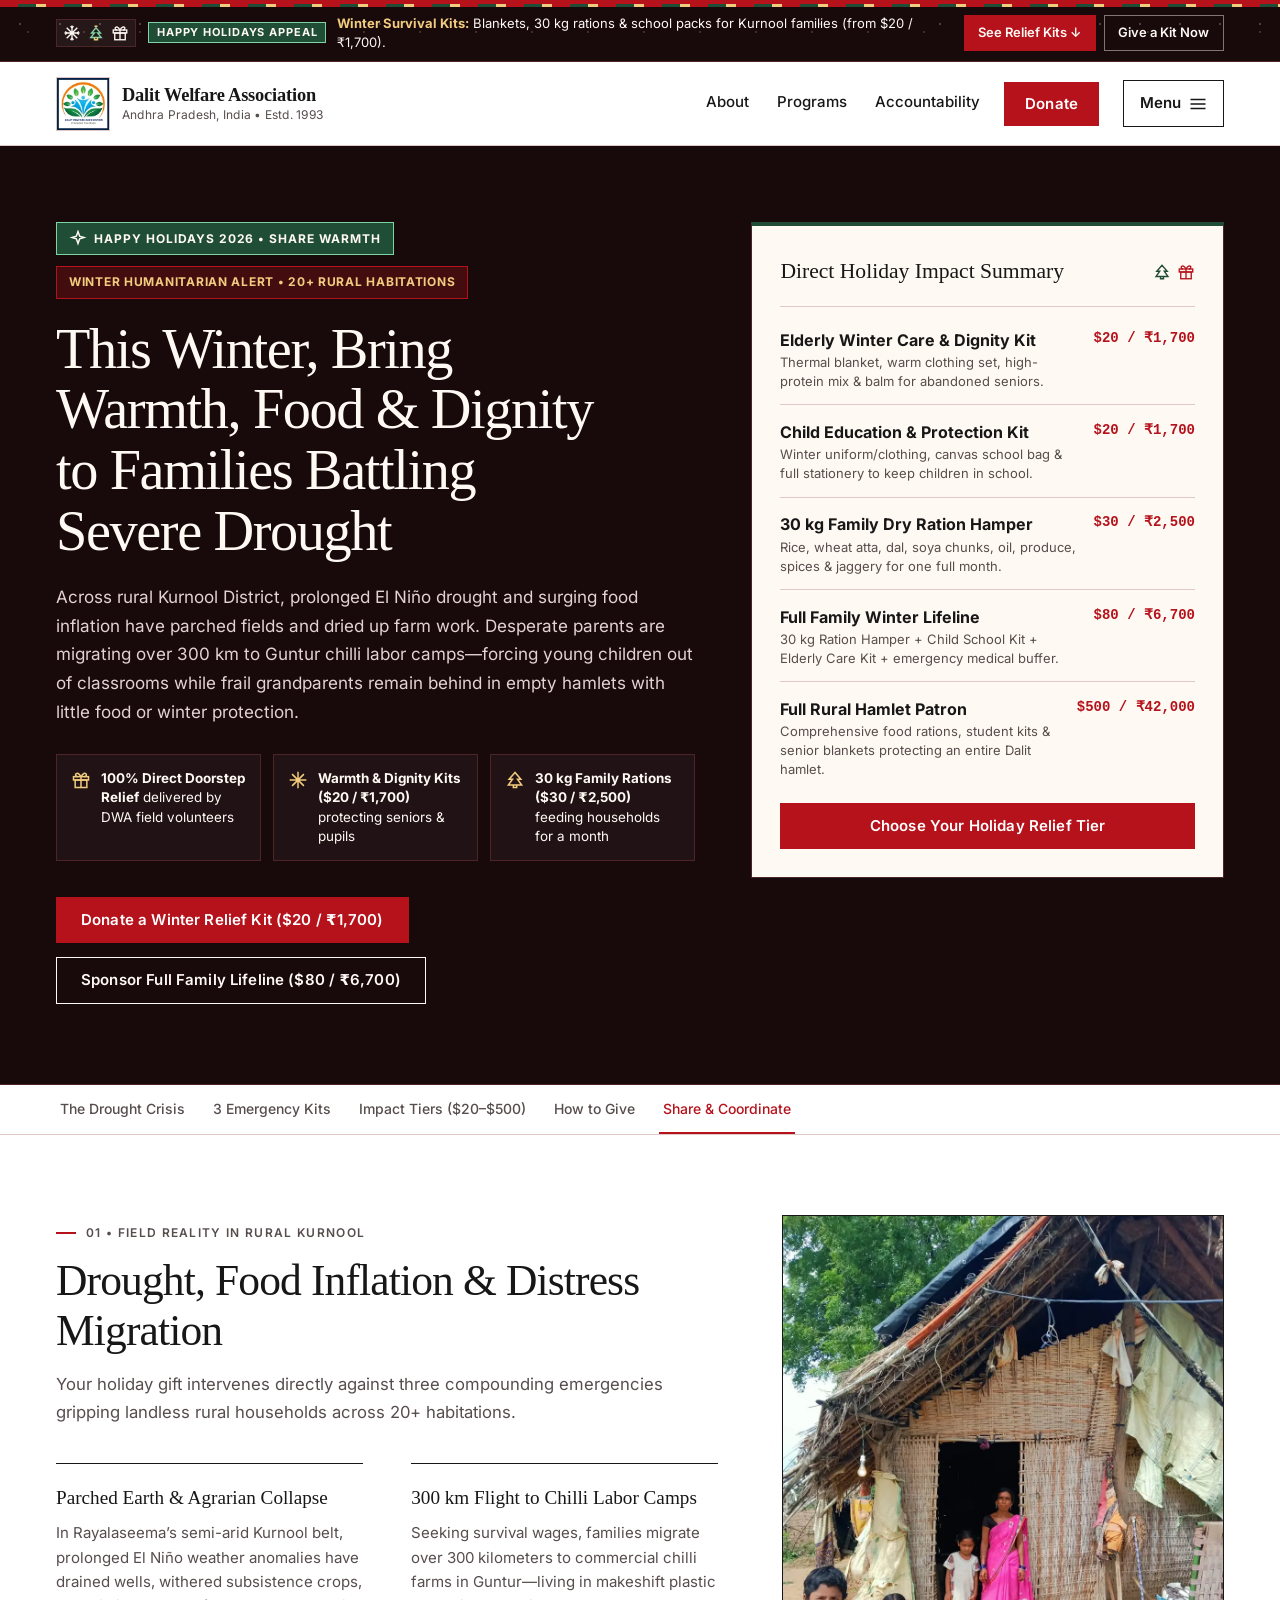
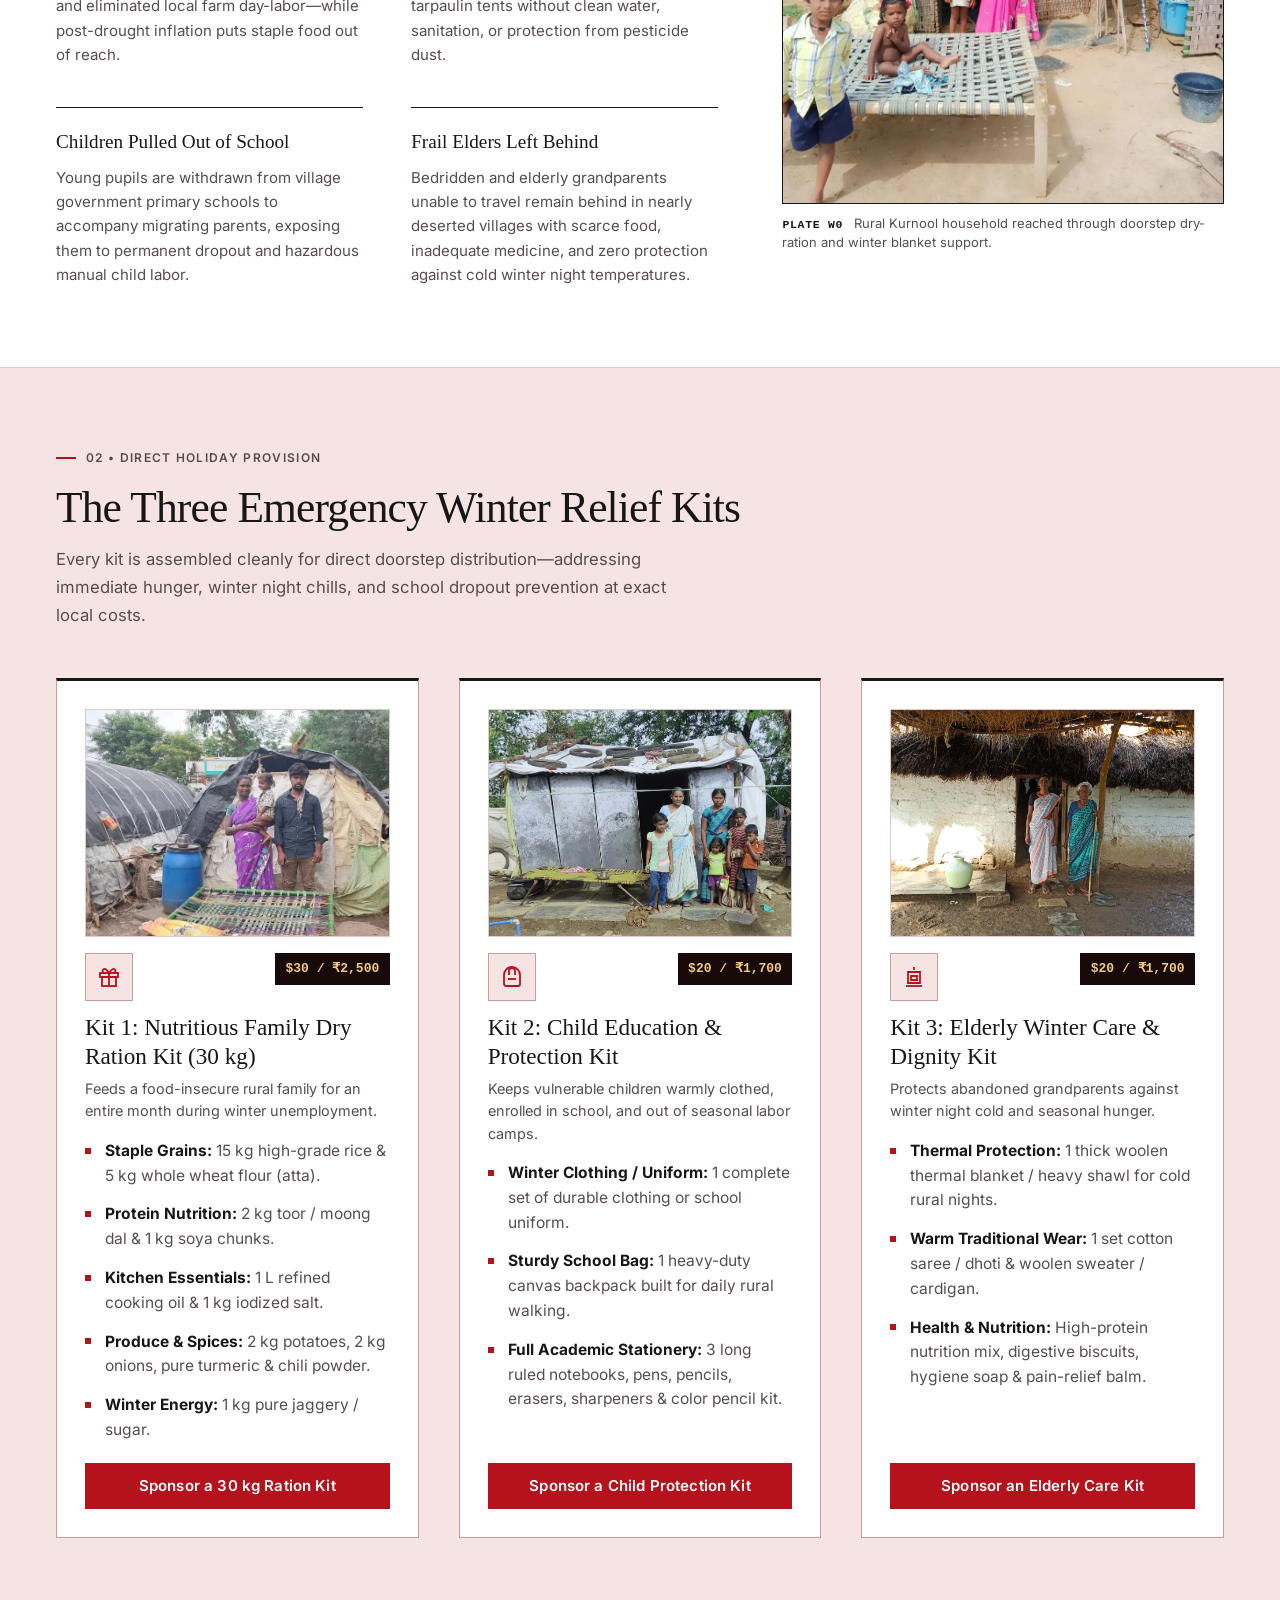
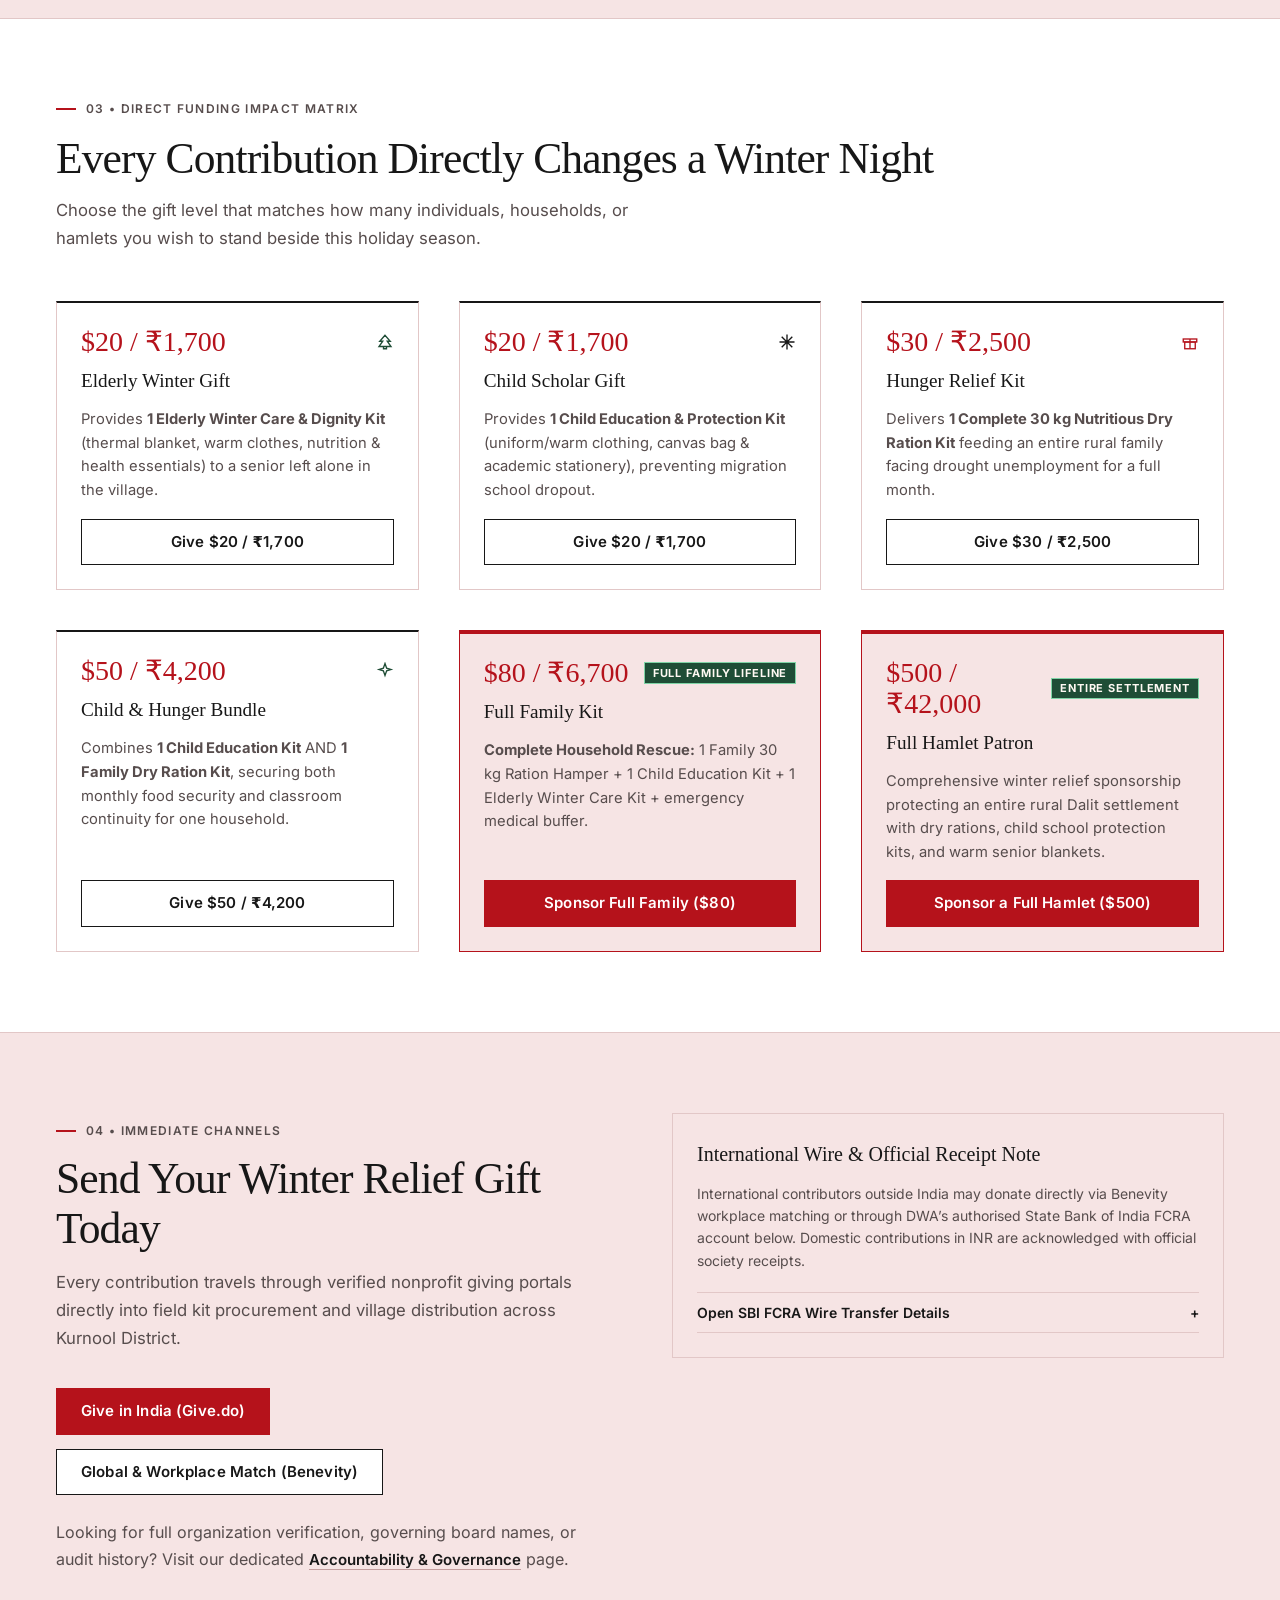
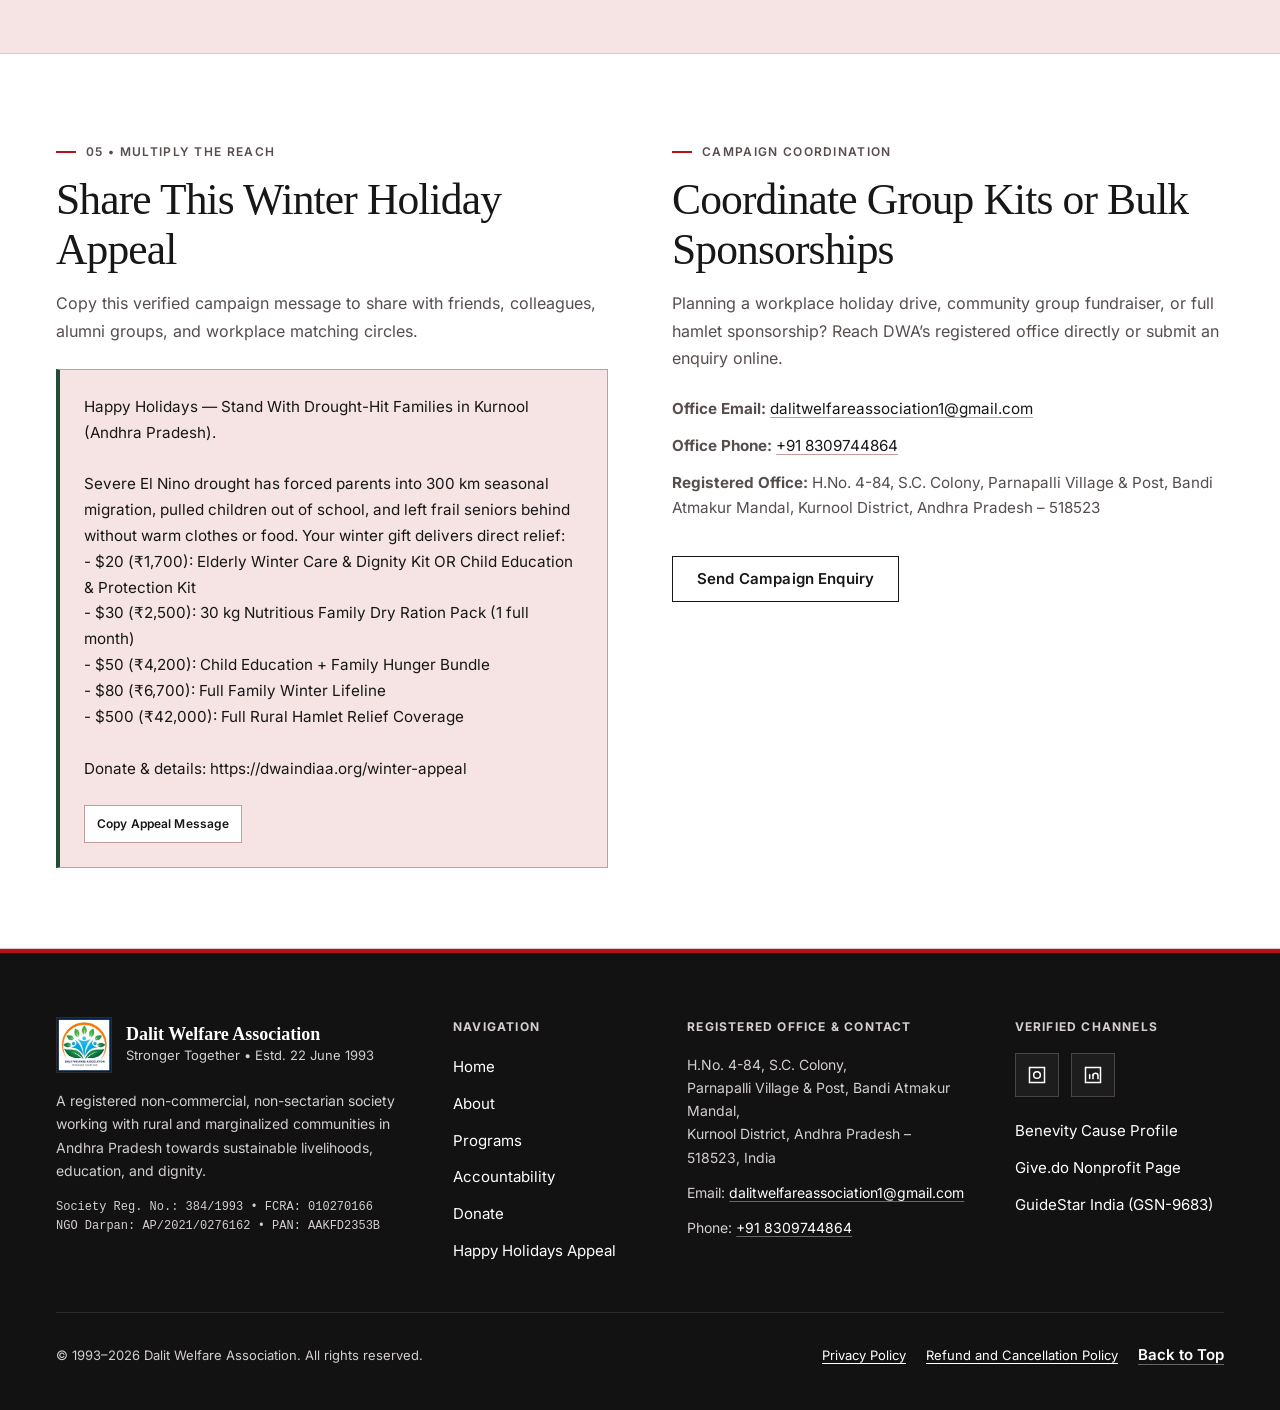
<file: winter-appeal.html>
<!DOCTYPE html>
<html lang="en" id="top">
<head>
  <meta charset="UTF-8">
  <meta name="viewport" content="width=device-width, initial-scale=1.0">

  <!-- Google tag (gtag.js) -->
  <script async src="https://www.googletagmanager.com/gtag/js?id=G-67XGYJ70TD"></script>
  <script>
    window.dataLayer = window.dataLayer || [];
    function gtag(){dataLayer.push(arguments);}
    gtag('js', new Date());

    gtag('config', 'G-67XGYJ70TD');
  </script>
  <title>Happy Holidays Winter Appeal — Dalit Welfare Association</title>
  <meta name="description" content="Happy Holidays: send warm blankets, 30 kg food rations &amp; school kits to drought-hit rural families in Kurnool, Andhra Pradesh. Gifts from ₹1,700 / $20.">
  <meta name="robots" content="index, follow">
  <meta name="theme-color" content="#18090B">
  <link rel="canonical" href="https://dwaindiaa.org/winter-appeal">

  <!-- Open Graph Metadata -->
  <meta property="og:type" content="website">
  <meta property="og:site_name" content="Dalit Welfare Association (DWA)">
  <meta property="og:locale" content="en_IN">
  <meta property="og:url" content="https://dwaindiaa.org/winter-appeal">
  <meta property="og:title" content="Happy Holidays Winter Emergency Relief Appeal — Dalit Welfare Association">
  <meta property="og:description" content="Severe drought has forced Kurnool families into seasonal migration. Sponsor an Elderly Winter Kit ($20), Child Education Kit ($20), or 30 kg Family Dry Ration ($30).">
  <meta property="og:image" content="https://dwaindiaa.org/assets/images/dwa-logo-square.png">
  <meta property="og:image:width" content="512">
  <meta property="og:image:height" content="512">
  <meta property="og:image:alt" content="Dalit Welfare Association official square emblem">

  <!-- Twitter Card -->
  <meta name="twitter:card" content="summary">
  <meta name="twitter:title" content="Happy Holidays Appeal — Winter Survival Kits (Kurnool)">
  <meta name="twitter:description" content="Deliver direct dry rations, warm blankets, and school kits to drought-hit rural families in Andhra Pradesh.">
  <meta name="twitter:image" content="https://dwaindiaa.org/assets/images/dwa-logo-square.png">
  <meta name="twitter:image:alt" content="Dalit Welfare Association official square emblem">

  <link rel="icon" type="image/png" sizes="64x64" href="assets/images/favicon-64.png">
  <link rel="apple-touch-icon" sizes="180x180" href="assets/images/apple-touch-icon.png">
  <link rel="preload" as="font" href="assets/fonts/inter-var-latin.woff2" type="font/woff2" crossorigin>
  <link rel="stylesheet" href="assets/css/styles.css">

  <script type="application/ld+json">
  {
    "@context": "https://schema.org",
    "@graph": [
      {
        "@type": "WebPage",
        "@id": "https://dwaindiaa.org/winter-appeal#webpage",
        "url": "https://dwaindiaa.org/winter-appeal",
        "name": "Happy Holidays Winter Emergency Relief Appeal — Dalit Welfare Association (DWA)",
        "description": "Winter Holidays emergency relief campaign providing 30 kg dry rations, child school protection kits, and elderly winter care blankets to drought-hit families in Kurnool District, Andhra Pradesh.",
        "inLanguage": "en-IN",
        "about": { "@id": "https://dwaindiaa.org/#organization" },
        "isPartOf": { "@id": "https://dwaindiaa.org/#website" }
      },
      {
        "@type": "BreadcrumbList",
        "itemListElement": [
          { "@type": "ListItem", "position": 1, "name": "Home", "item": "https://dwaindiaa.org/" },
          { "@type": "ListItem", "position": 2, "name": "Happy Holidays Appeal", "item": "https://dwaindiaa.org/winter-appeal" }
        ]
      }
    ]
  }
  </script>
</head>
<body>

  <a href="#main-content" class="skip-link">Skip to main content</a>

  <!-- TOP SITE-WIDE WINTER HOLIDAYS APPEAL BANNER -->
  <div class="holiday-top-banner" role="region" aria-label="Happy Holidays — Winter Emergency Relief Appeal">
    <div class="dwa-container">
      <div class="holiday-banner-inner">
        <div class="holiday-banner-lead">
          <div class="holiday-banner-icons" aria-hidden="true">
            <!-- Rotating Snowflake -->
            <svg class="holiday-icon-svg holiday-anim-spin" viewBox="0 0 24 24" fill="none" stroke="currentColor" stroke-width="1.8">
              <path d="M12 2v20M2 12h20M4.93 4.93l14.14 14.14M19.07 4.93 4.93 19.07"></path>
              <path d="M12 5l2-2m-2 2-2-2M12 19l2 2m-2-2-2 2M5 12l-2 2m2-2-2-2M19 12l2 2m-2-2 2-2"></path>
            </svg>
            <!-- Evergreen Pine with Starlight -->
            <svg class="holiday-icon-svg holiday-anim-twinkle" viewBox="0 0 24 24" fill="none" stroke="currentColor" stroke-width="1.8">
              <path stroke="#F2CC7E" d="M12 2v2M10 3h4"></path>
              <polygon stroke="#7FD4A6" points="12 5 6 12 10 12 5 18 19 18 14 12 18 12 12 5"></polygon>
              <path stroke="#F2CC7E" d="M10 18v3h4v-3"></path>
            </svg>
            <!-- Holiday Gift Box -->
            <svg class="holiday-icon-svg" viewBox="0 0 24 24" fill="none" stroke="currentColor" stroke-width="1.8">
              <rect x="3" y="8" width="18" height="4"></rect>
              <rect x="5" y="12" width="14" height="9"></rect>
              <path d="M12 8v13M8 8c-1.5 0-2.5-1-2.5-2.2S6.8 3.5 8.5 4.2C10.1 4.9 12 8 12 8s1.9-3.1 3.5-3.8C17.2 3.5 18.5 4.5 18.5 5.8S17.5 8 16 8"></path>
            </svg>
          </div>

          <div class="holiday-banner-copy">
            <span class="holiday-banner-tag">Happy Holidays Appeal</span>
            <p class="holiday-banner-text">
              <strong>Winter Survival Kits:</strong> Blankets, 30 kg rations &amp; school packs for Kurnool families (from $20 / ₹1,700).
            </p>
          </div>
        </div>

        <div class="holiday-banner-actions">
          <a href="#relief-kits" class="holiday-btn-appeal">See Relief Kits &darr;</a>
          <a href="donate.html?fund=Emergency%20Relief%20%26%20Community%20Care%20Fund&amp;amount=1700#contribution-selector" class="holiday-btn-give">Give a Kit Now</a>
        </div>
      </div>
    </div>
  </div>

  <!-- HEADER -->
  <header class="site-header">
    <div class="dwa-container">
      <div class="site-header-inner">
        <a href="index.html" class="site-brand" aria-label="Dalit Welfare Association — Home">
          <div class="site-logo-box">
            <picture>
              <source srcset="assets/images/dwa-logo-sm.webp" type="image/webp">
              <img src="assets/images/dwa-logo-sm.png" alt="Dalit Welfare Association official square logo" width="54" height="54" class="site-logo-img" fetchpriority="high">
            </picture>
          </div>
          <div class="site-brand-text">
            <span class="site-title">Dalit Welfare Association</span>
            <span class="site-subtitle">Andhra Pradesh, India &bull; Estd. 1993</span>
          </div>
        </a>

        <div class="site-header-actions">
          <nav class="site-desktop-nav" aria-label="Primary navigation">
            <a href="about.html" class="nav-item">About</a>
            <a href="programs.html" class="nav-item">Programs</a>
            <a href="accountability.html" class="nav-item">Accountability</a>
          </nav>

          <a href="donate.html" class="btn btn-primary header-btn-donate">Donate</a>

          <button id="btn-open-menu" type="button" class="btn-menu" aria-expanded="false" aria-controls="fullscreen-menu" aria-label="Open full site directory menu">
            <span class="btn-menu-label">Menu</span>
            <svg viewBox="0 0 24 24" fill="none" stroke="currentColor" stroke-width="2" aria-hidden="true">
              <path stroke-linecap="square" d="M3 6h18M3 12h18M3 18h18"></path>
            </svg>
          </button>
        </div>
      </div>
    </div>
  </header>

  <!-- FULL-SCREEN NAVIGATION OVERLAY -->
  <div id="fullscreen-menu" class="fullscreen-overlay" role="dialog" aria-modal="true" aria-label="Full website directory" aria-hidden="true" hidden>
    <div class="overlay-top-bar">
      <div class="dwa-container">
        <div class="overlay-top-bar-inner">
          <a href="index.html" class="site-brand" aria-label="Dalit Welfare Association — Home">
            <div class="site-logo-box">
              <picture>
                <source srcset="assets/images/dwa-logo-sm.webp" type="image/webp">
                <img src="assets/images/dwa-logo-sm.png" alt="Dalit Welfare Association square emblem" width="48" height="48" class="site-logo-img">
              </picture>
            </div>
            <div class="site-brand-text">
              <span class="site-title">Dalit Welfare Association</span>
              <span class="site-subtitle">Stronger Together &bull; Reg. No. 384/1993</span>
            </div>
          </a>

          <button id="btn-close-overlay" type="button" class="btn-close-overlay" aria-label="Close site directory menu">
            <span>Close</span>
            <span aria-hidden="true">&times;</span>
          </button>
        </div>
      </div>
    </div>

    <div class="overlay-body">
      <div class="dwa-container">
        <nav class="overlay-grid" aria-label="Comprehensive website directory">
          <div>
            <ul class="overlay-primary-list">
              <li><a href="index.html" class="overlay-primary-link">Home</a></li>
              <li><a href="about.html" class="overlay-primary-link">About</a></li>
              <li><a href="programs.html" class="overlay-primary-link">Programs</a></li>
              <li><a href="accountability.html" class="overlay-primary-link">Accountability</a></li>
              <li><a href="donate.html" class="overlay-primary-link">Donate</a></li>
              <li><a href="winter-appeal.html" class="overlay-primary-link is-current">Happy Holidays Appeal</a></li>
            </ul>
          </div>

          <div class="overlay-col">
            <button type="button" class="overlay-col-heading" aria-expanded="false" aria-controls="overlay-about-list">
              <span>About DWA</span>
              <svg class="overlay-col-chevron" viewBox="0 0 24 24" fill="none" stroke="currentColor" stroke-width="2" aria-hidden="true"><path d="M6 9l6 6 6-6"></path></svg>
            </button>
            <ul id="overlay-about-list" class="overlay-sublist is-collapsed">
              <li><a href="about.html#context" class="overlay-sublink">Regional &amp; Historical Context</a></li>
              <li><a href="about.html#history" class="overlay-sublink">Our Story &amp; Milestones</a></li>
              <li><a href="about.html#vision-mission" class="overlay-sublink">Vision, Mission &amp; Objectives</a></li>
              <li><a href="about.html#approach" class="overlay-sublink">Our Approach &amp; Geography</a></li>
              <li><a href="about.html#leadership" class="overlay-sublink">Organisation &amp; Leadership</a></li>
              <li><a href="about.html#credentials" class="overlay-sublink">Credentials &amp; Partners</a></li>
            </ul>
          </div>

          <div class="overlay-col">
            <button type="button" class="overlay-col-heading" aria-expanded="false" aria-controls="overlay-programs-list">
              <span>Programs</span>
              <svg class="overlay-col-chevron" viewBox="0 0 24 24" fill="none" stroke="currentColor" stroke-width="2" aria-hidden="true"><path d="M6 9l6 6 6-6"></path></svg>
            </button>
            <ul id="overlay-programs-list" class="overlay-sublist is-collapsed">
              <li><a href="programs.html#womens-empowerment" class="overlay-sublink">Women&rsquo;s Empowerment &amp; Livelihoods</a></li>
              <li><a href="programs.html#financial-digital" class="overlay-sublink">Financial &amp; Digital Inclusion</a></li>
              <li><a href="programs.html#child-education" class="overlay-sublink">Child Education &amp; Protection</a></li>
              <li><a href="programs.html#water-conservation" class="overlay-sublink">Water Conservation &amp; Sanitation</a></li>
              <li><a href="programs.html#community-development" class="overlay-sublink">Community Development &amp; Health</a></li>
              <li><a href="programs.html#archives" class="overlay-sublink">Delivery Approach &amp; Archives</a></li>
            </ul>
          </div>

          <div class="overlay-col">
            <button type="button" class="overlay-col-heading" aria-expanded="false" aria-controls="overlay-accountability-list">
              <span>Accountability</span>
              <svg class="overlay-col-chevron" viewBox="0 0 24 24" fill="none" stroke="currentColor" stroke-width="2" aria-hidden="true"><path d="M6 9l6 6 6-6"></path></svg>
            </button>
            <ul id="overlay-accountability-list" class="overlay-sublist is-collapsed">
              <li><a href="accountability.html#legal-credentials" class="overlay-sublink">Legal &amp; Statutory Registrations</a></li>
              <li><a href="accountability.html#governance" class="overlay-sublink">Governance Architecture</a></li>
              <li><a href="accountability.html#projects" class="overlay-sublink">Previous &amp; Ongoing Projects</a></li>
              <li><a href="accountability.html#gallery-events" class="overlay-sublink">Events &amp; Photo Archive</a></li>
              <li><a href="accountability.html#policies" class="overlay-sublink">Public Registries &amp; Policies</a></li>
            </ul>
          </div>

          <div class="overlay-col">
            <button type="button" class="overlay-col-heading" aria-expanded="false" aria-controls="overlay-donate-list">
              <span>Donate &amp; Partner</span>
              <svg class="overlay-col-chevron" viewBox="0 0 24 24" fill="none" stroke="currentColor" stroke-width="2" aria-hidden="true"><path d="M6 9l6 6 6-6"></path></svg>
            </button>
            <ul id="overlay-donate-list" class="overlay-sublist is-collapsed">
              <li><a href="winter-appeal.html" class="overlay-sublink">Winter Holidays Emergency Appeal</a></li>
              <li><a href="donate.html#support-pathways" class="overlay-sublink">Ways to Support DWA</a></li>
              <li><a href="donate.html#contribution-selector" class="overlay-sublink">Contribution Amount Selector</a></li>
              <li><a href="donate.html#domestic-giving" class="overlay-sublink">Domestic Donations (India)</a></li>
              <li><a href="donate.html#international-giving" class="overlay-sublink">International Giving (FCRA)</a></li>
              <li><a href="donate.html#contact" class="overlay-sublink">Contact &amp; Enquiry Form</a></li>
            </ul>
          </div>
        </nav>
      </div>
    </div>

    <div class="overlay-footer-bar">
      <div class="dwa-container">
        <div class="overlay-footer-inner">
          <span>Registered Office: Parnapalli Village &amp; Post, Bandi Atmakur Mandal, Kurnool District, Andhra Pradesh &ndash; 518523</span>
          <span>Email: <a href="mailto:dalitwelfareassociation1@gmail.com" class="editorial-link">dalitwelfareassociation1@gmail.com</a></span>
        </div>
      </div>
    </div>
  </div>

  <!-- MAIN CONTENT -->
  <main id="main-content">

    <!-- 1. FESTIVE WINTER HOLIDAYS HERO BANNER -->
    <section id="winter-hero" class="winter-hero" aria-labelledby="winter-hero-title">
      <!-- Subtle CSS Snowfall Atmosphere -->
      <div class="holiday-snow-stage" aria-hidden="true">
        <span class="snow-particle snow-p1"></span>
        <span class="snow-particle snow-p2"></span>
        <span class="snow-particle snow-p3"></span>
        <span class="snow-particle snow-p4"></span>
        <span class="snow-particle snow-p5"></span>
        <span class="snow-particle snow-p6"></span>
        <span class="snow-particle snow-p7"></span>
        <span class="snow-particle snow-p8"></span>
      </div>

      <div class="dwa-container">
        <div class="winter-hero-grid">

          <div>
            <div class="holiday-badge-row">
              <span class="holiday-pill-festive">
                <svg class="holiday-icon-svg holiday-anim-twinkle" viewBox="0 0 24 24" fill="none" stroke="currentColor" stroke-width="2" aria-hidden="true">
                  <path d="M12 2l2.2 6.2L20 10l-5.8 1.8L12 18l-2.2-6.2L4 10l5.8-1.8L12 2z"></path>
                </svg>
                Happy Holidays 2026 &bull; Share Warmth
              </span>
              <span class="holiday-pill-alert">
                Winter Humanitarian Alert &bull; 20+ Rural Habitations
              </span>
            </div>

            <h1 id="winter-hero-title" class="winter-hero-title">
              This Winter, Bring Warmth, Food &amp; Dignity to Families Battling Severe Drought
            </h1>

            <p class="winter-hero-lead">
              Across rural Kurnool District, prolonged El Ni&ntilde;o drought and surging food inflation have parched fields and dried up farm work. Desperate parents are migrating over 300 km to Guntur chilli labor camps&mdash;forcing young children out of classrooms while frail grandparents remain behind in empty hamlets with little food or winter protection.
            </p>

            <div class="holiday-impact-highlights">
              <div class="holiday-highlight-item">
                <svg class="holiday-anim-float" viewBox="0 0 24 24" fill="none" stroke="currentColor" stroke-width="1.8" aria-hidden="true">
                  <rect x="3" y="8" width="18" height="4"></rect>
                  <rect x="5" y="12" width="14" height="9"></rect>
                  <path d="M12 8v13M8 8c-1.5 0-2.5-1-2.5-2.2S6.8 3.5 8.5 4.2C10.1 4.9 12 8 12 8s1.9-3.1 3.5-3.8C17.2 3.5 18.5 4.5 18.5 5.8S17.5 8 16 8"></path>
                </svg>
                <span><strong>100% Direct Doorstep Relief</strong> delivered by DWA field volunteers</span>
              </div>

              <div class="holiday-highlight-item">
                <svg class="holiday-anim-spin" viewBox="0 0 24 24" fill="none" stroke="currentColor" stroke-width="1.8" aria-hidden="true">
                  <path d="M12 2v20M2 12h20M4.93 4.93l14.14 14.14M19.07 4.93 4.93 19.07"></path>
                </svg>
                <span><strong>Warmth &amp; Dignity Kits ($20 / &#8377;1,700)</strong> protecting seniors &amp; pupils</span>
              </div>

              <div class="holiday-highlight-item">
                <svg class="holiday-anim-twinkle" viewBox="0 0 24 24" fill="none" stroke="currentColor" stroke-width="1.8" aria-hidden="true">
                  <polygon points="12 3 5 11 9 11 4 18 20 18 15 11 19 11 12 3"></polygon>
                  <path d="M10 18v3h4v-3"></path>
                </svg>
                <span><strong>30 kg Family Rations ($30 / &#8377;2,500)</strong> feeding households for a month</span>
              </div>
            </div>

            <div class="hero-actions mt-lg">
              <a href="donate.html?fund=Emergency%20Relief%20%26%20Community%20Care%20Fund&amp;amount=1700#contribution-selector" class="btn btn-primary">
                Donate a Winter Relief Kit ($20 / &#8377;1,700)
              </a>
              <a href="donate.html?fund=Emergency%20Relief%20%26%20Community%20Care%20Fund&amp;route=international&amp;amount=80#contribution-selector" class="btn btn-secondary">
                Sponsor Full Family Lifeline ($80 / &#8377;6,700)
              </a>
            </div>
          </div>

          <aside class="winter-summary-card" aria-label="Direct winter holiday gift impact overview">
            <div class="winter-summary-head">
              <h2>Direct Holiday Impact Summary</h2>
              <div class="winter-summary-emblems" aria-hidden="true">
                <svg class="holiday-icon-svg holiday-anim-twinkle" viewBox="0 0 24 24" fill="none" stroke="currentColor" stroke-width="1.8">
                  <polygon points="12 3 5 11 9 11 4 18 20 18 15 11 19 11 12 3"></polygon>
                  <path d="M10 18v3h4v-3"></path>
                </svg>
                <svg class="holiday-icon-svg holiday-anim-float" viewBox="0 0 24 24" fill="none" stroke="#B5121B" stroke-width="1.8">
                  <rect x="3" y="8" width="18" height="4"></rect>
                  <rect x="5" y="12" width="14" height="9"></rect>
                  <path d="M12 8v13M8 8c-1.5 0-2.5-1-2.5-2.2S6.8 3.5 8.5 4.2C10.1 4.9 12 8 12 8s1.9-3.1 3.5-3.8C17.2 3.5 18.5 4.5 18.5 5.8S17.5 8 16 8"></path>
                </svg>
              </div>
            </div>

            <div class="winter-summary-rows">
              <div class="winter-summary-row">
                <div>
                  <strong>Elderly Winter Care &amp; Dignity Kit</strong>
                  <p class="meter-sub mt-0">Thermal blanket, warm clothing set, high-protein mix &amp; balm for abandoned seniors.</p>
                </div>
                <span class="winter-summary-cost">$20 / &#8377;1,700</span>
              </div>

              <div class="winter-summary-row">
                <div>
                  <strong>Child Education &amp; Protection Kit</strong>
                  <p class="meter-sub mt-0">Winter uniform/clothing, canvas school bag &amp; full stationery to keep children in school.</p>
                </div>
                <span class="winter-summary-cost">$20 / &#8377;1,700</span>
              </div>

              <div class="winter-summary-row">
                <div>
                  <strong>30 kg Family Dry Ration Hamper</strong>
                  <p class="meter-sub mt-0">Rice, wheat atta, dal, soya chunks, oil, produce, spices &amp; jaggery for one full month.</p>
                </div>
                <span class="winter-summary-cost">$30 / &#8377;2,500</span>
              </div>

              <div class="winter-summary-row">
                <div>
                  <strong>Full Family Winter Lifeline</strong>
                  <p class="meter-sub mt-0">30 kg Ration Hamper + Child School Kit + Elderly Care Kit + emergency medical buffer.</p>
                </div>
                <span class="winter-summary-cost">$80 / &#8377;6,700</span>
              </div>

              <div class="winter-summary-row">
                <div>
                  <strong>Full Rural Hamlet Patron</strong>
                  <p class="meter-sub mt-0">Comprehensive food rations, student kits &amp; senior blankets protecting an entire Dalit hamlet.</p>
                </div>
                <span class="winter-summary-cost">$500 / &#8377;42,000</span>
              </div>
            </div>

            <div class="mt-md">
              <a href="#impact-tiers" class="btn btn-primary btn-full">Choose Your Holiday Relief Tier</a>
            </div>
          </aside>

        </div>
      </div>
    </section>

    <!-- IN-PAGE TABULAR NAVIGATION -->
    <nav class="subnav-bar" aria-label="Winter appeal page sections">
      <div class="dwa-container">
        <div class="subnav-scroll">
          <ul class="subnav-list">
            <li><a href="#crisis" class="subnav-link is-active">The Drought Crisis</a></li>
            <li><a href="#relief-kits" class="subnav-link">3 Emergency Kits</a></li>
            <li><a href="#impact-tiers" class="subnav-link">Impact Tiers ($20&ndash;$500)</a></li>
            <li><a href="#winter-give" class="subnav-link">How to Give</a></li>
            <li><a href="#share-appeal" class="subnav-link">Share &amp; Coordinate</a></li>
          </ul>
        </div>
      </div>
    </nav>

    <!-- 2. THE CRISIS SPOTLIGHT -->
    <section id="crisis" class="section-band" aria-labelledby="crisis-heading">
      <div class="dwa-container">
        <div class="split-grid split-grid--wide-left">
          <div>
            <p class="eyebrow"><span class="eyebrow-marker" aria-hidden="true"></span>01 &bull; Field Reality in Rural Kurnool</p>
            <h2 id="crisis-heading" class="section-heading mt-xs">Drought, Food Inflation &amp; Distress Migration</h2>
            <p class="section-lead mt-sm">
              Your holiday gift intervenes directly against three compounding emergencies gripping landless rural households across 20+ habitations.
            </p>

            <div class="cols-2 mt-lg">
              <div class="editorial-block-item">
                <h3>Parched Earth &amp; Agrarian Collapse</h3>
                <p>
                  In Rayalaseema&rsquo;s semi-arid Kurnool belt, prolonged El Ni&ntilde;o weather anomalies have drained wells, withered subsistence crops, and eliminated local farm day-labor&mdash;while post-drought inflation puts staple food out of reach.
                </p>
              </div>
              <div class="editorial-block-item">
                <h3>300 km Flight to Chilli Labor Camps</h3>
                <p>
                  Seeking survival wages, families migrate over 300 kilometers to commercial chilli farms in Guntur&mdash;living in makeshift plastic tarpaulin tents without clean water, sanitation, or protection from pesticide dust.
                </p>
              </div>
              <div class="editorial-block-item">
                <h3>Children Pulled Out of School</h3>
                <p>
                  Young pupils are withdrawn from village government primary schools to accompany migrating parents, exposing them to permanent dropout and hazardous manual child labor.
                </p>
              </div>
              <div class="editorial-block-item">
                <h3>Frail Elders Left Behind</h3>
                <p>
                  Bedridden and elderly grandparents unable to travel remain behind in nearly deserted villages with scarce food, inadequate medicine, and zero protection against cold winter night temperatures.
                </p>
              </div>
            </div>
          </div>

          <figure class="photo-figure">
            <div class="photo-frame ratio-portrait">
              <img
                src="assets/images/W0.webp"
                alt="Mother and young children standing outside their woven bamboo and thatched rural home in Kurnool District"
                width="960"
                height="1280"
                class="photo-img"
                fetchpriority="high"
                decoding="async"
              >
            </div>
            <figcaption class="photo-caption">
              <span class="photo-caption-plate">Plate W0</span> Rural Kurnool household reached through doorstep dry-ration and winter blanket support.
            </figcaption>
          </figure>
        </div>
      </div>
    </section>

    <!-- 3. THE THREE EMERGENCY WINTER RELIEF KITS (RED TINT) -->
    <section id="relief-kits" class="section-band band-alt" aria-labelledby="kits-heading">
      <div class="dwa-container">
        <div class="section-header-stack">
          <p class="eyebrow"><span class="eyebrow-marker" aria-hidden="true"></span>02 &bull; Direct Holiday Provision</p>
          <h2 id="kits-heading" class="section-heading">The Three Emergency Winter Relief Kits</h2>
          <p class="section-lead">
            Every kit is assembled cleanly for direct doorstep distribution&mdash;addressing immediate hunger, winter night chills, and school dropout prevention at exact local costs.
          </p>
        </div>

        <div class="cols-3">

          <!-- KIT 1 -->
          <article class="kit-card">
            <div>
              <div class="kit-card-media">
                <img
                  src="assets/images/W1.webp"
                  alt="Rural parents and young child standing outside a temporary black tarpaulin shelter during seasonal migration"
                  width="713"
                  height="517"
                  class="photo-img"
                  loading="lazy"
                  decoding="async"
                >
              </div>
              <div class="kit-card-top">
                <div class="kit-icon-box" aria-hidden="true">
                  <svg viewBox="0 0 24 24" fill="none" stroke="currentColor" stroke-width="1.8">
                    <rect x="3" y="8" width="18" height="4"></rect>
                    <rect x="5" y="12" width="14" height="9"></rect>
                    <path d="M12 8v13M8 8c-1.5 0-2.5-1-2.5-2.2S6.8 3.5 8.5 4.2C10.1 4.9 12 8 12 8s1.9-3.1 3.5-3.8C17.2 3.5 18.5 4.5 18.5 5.8S17.5 8 16 8"></path>
                  </svg>
                </div>
                <span class="kit-price-badge">$30 / &#8377;2,500</span>
              </div>
              <h3 class="kit-card-title">Kit 1: Nutritious Family Dry Ration Kit (30 kg)</h3>
              <p class="kit-card-sub">Feeds a food-insecure rural family for an entire month during winter unemployment.</p>
              <ul class="bullet-list">
                <li><strong>Staple Grains:</strong> 15 kg high-grade rice &amp; 5 kg whole wheat flour (atta).</li>
                <li><strong>Protein Nutrition:</strong> 2 kg toor / moong dal &amp; 1 kg soya chunks.</li>
                <li><strong>Kitchen Essentials:</strong> 1 L refined cooking oil &amp; 1 kg iodized salt.</li>
                <li><strong>Produce &amp; Spices:</strong> 2 kg potatoes, 2 kg onions, pure turmeric &amp; chili powder.</li>
                <li><strong>Winter Energy:</strong> 1 kg pure jaggery / sugar.</li>
              </ul>
            </div>
            <a href="donate.html?fund=Emergency%20Relief%20%26%20Community%20Care%20Fund&amp;amount=2500#contribution-selector" class="btn btn-primary btn-full">
              Sponsor a 30 kg Ration Kit
            </a>
          </article>

          <!-- KIT 2 -->
          <article class="kit-card">
            <div>
              <div class="kit-card-media">
                <img
                  src="assets/images/W2.webp"
                  alt="Grandmother, mother, and school-aged children standing outside their village home needing school protection kits"
                  width="1600"
                  height="1148"
                  class="photo-img"
                  loading="lazy"
                  decoding="async"
                >
              </div>
              <div class="kit-card-top">
                <div class="kit-icon-box" aria-hidden="true">
                  <svg viewBox="0 0 24 24" fill="none" stroke="currentColor" stroke-width="1.8">
                    <path d="M4 10a8 8 0 0 1 16 0v9a2 2 0 0 1-2 2H6a2 2 0 0 1-2-2v-9z"></path>
                    <path d="M9 10V6a3 3 0 0 1 6 0v4"></path>
                    <path d="M8 14h8"></path>
                  </svg>
                </div>
                <span class="kit-price-badge">$20 / &#8377;1,700</span>
              </div>
              <h3 class="kit-card-title">Kit 2: Child Education &amp; Protection Kit</h3>
              <p class="kit-card-sub">Keeps vulnerable children warmly clothed, enrolled in school, and out of seasonal labor camps.</p>
              <ul class="bullet-list">
                <li><strong>Winter Clothing / Uniform:</strong> 1 complete set of durable clothing or school uniform.</li>
                <li><strong>Sturdy School Bag:</strong> 1 heavy-duty canvas backpack built for daily rural walking.</li>
                <li><strong>Full Academic Stationery:</strong> 3 long ruled notebooks, pens, pencils, erasers, sharpeners &amp; color pencil kit.</li>
              </ul>
            </div>
            <a href="donate.html?fund=Child%20Education%20Support%20Fund&amp;amount=1700#contribution-selector" class="btn btn-primary btn-full">
              Sponsor a Child Protection Kit
            </a>
          </article>

          <!-- KIT 3 -->
          <article class="kit-card">
            <div>
              <div class="kit-card-media">
                <img
                  src="assets/images/W3.webp"
                  alt="Daughter standing beside an elderly mother holding a walking stick outside a thatched rural dwelling"
                  width="1040"
                  height="780"
                  class="photo-img"
                  loading="lazy"
                  decoding="async"
                >
              </div>
              <div class="kit-card-top">
                <div class="kit-icon-box" aria-hidden="true">
                  <svg viewBox="0 0 24 24" fill="none" stroke="currentColor" stroke-width="1.8">
                    <path d="M12 2v3M6 7h12v11H6z"></path>
                    <path d="M9 11h6v4H9z"></path>
                    <path d="M4 21h16"></path>
                  </svg>
                </div>
                <span class="kit-price-badge">$20 / &#8377;1,700</span>
              </div>
              <h3 class="kit-card-title">Kit 3: Elderly Winter Care &amp; Dignity Kit</h3>
              <p class="kit-card-sub">Protects abandoned grandparents against winter night cold and seasonal hunger.</p>
              <ul class="bullet-list">
                <li><strong>Thermal Protection:</strong> 1 thick woolen thermal blanket / heavy shawl for cold rural nights.</li>
                <li><strong>Warm Traditional Wear:</strong> 1 set cotton saree / dhoti &amp; woolen sweater / cardigan.</li>
                <li><strong>Health &amp; Nutrition:</strong> High-protein nutrition mix, digestive biscuits, hygiene soap &amp; pain-relief balm.</li>
              </ul>
            </div>
            <a href="donate.html?fund=Emergency%20Relief%20%26%20Community%20Care%20Fund&amp;amount=1700#contribution-selector" class="btn btn-primary btn-full">
              Sponsor an Elderly Care Kit
            </a>
          </article>

        </div>
      </div>
    </section>

    <!-- 4. INFLATION-ADJUSTED FUNDING IMPACT MATRIX -->
    <section id="impact-tiers" class="section-band" aria-labelledby="impact-heading">
      <div class="dwa-container">
        <div class="section-header-stack">
          <p class="eyebrow"><span class="eyebrow-marker" aria-hidden="true"></span>03 &bull; Direct Funding Impact Matrix</p>
          <h2 id="impact-heading" class="section-heading">Every Contribution Directly Changes a Winter Night</h2>
          <p class="section-lead">
            Choose the gift level that matches how many individuals, households, or hamlets you wish to stand beside this holiday season.
          </p>
        </div>

        <div class="cols-3">
          <div class="tier-card">
            <div>
              <div class="tier-head">
                <span class="tier-amount">$20 / &#8377;1,700</span>
                <svg class="holiday-icon-svg holiday-anim-twinkle" viewBox="0 0 24 24" fill="none" stroke="#1F4D36" stroke-width="1.8" aria-hidden="true">
                  <polygon points="12 3 5 11 9 11 4 18 20 18 15 11 19 11 12 3"></polygon>
                  <path d="M10 18v3h4v-3"></path>
                </svg>
              </div>
              <h3 class="tier-name">Elderly Winter Gift</h3>
              <p class="tier-desc mt-xs">
                Provides <strong>1 Elderly Winter Care &amp; Dignity Kit</strong> (thermal blanket, warm clothes, nutrition &amp; health essentials) to a senior left alone in the village.
              </p>
            </div>
            <a href="donate.html?fund=Emergency%20Relief%20%26%20Community%20Care%20Fund&amp;amount=1700#contribution-selector" class="btn btn-secondary btn-full">
              Give $20 / &#8377;1,700
            </a>
          </div>

          <div class="tier-card">
            <div>
              <div class="tier-head">
                <span class="tier-amount">$20 / &#8377;1,700</span>
                <svg class="holiday-icon-svg holiday-anim-spin" viewBox="0 0 24 24" fill="none" stroke="#171717" stroke-width="1.8" aria-hidden="true">
                  <path d="M12 2v20M2 12h20M4.93 4.93l14.14 14.14M19.07 4.93 4.93 19.07"></path>
                </svg>
              </div>
              <h3 class="tier-name">Child Scholar Gift</h3>
              <p class="tier-desc mt-xs">
                Provides <strong>1 Child Education &amp; Protection Kit</strong> (uniform/warm clothing, canvas bag &amp; academic stationery), preventing migration school dropout.
              </p>
            </div>
            <a href="donate.html?fund=Child%20Education%20Support%20Fund&amp;amount=1700#contribution-selector" class="btn btn-secondary btn-full">
              Give $20 / &#8377;1,700
            </a>
          </div>

          <div class="tier-card">
            <div>
              <div class="tier-head">
                <span class="tier-amount">$30 / &#8377;2,500</span>
                <svg class="holiday-icon-svg holiday-anim-float" viewBox="0 0 24 24" fill="none" stroke="#B5121B" stroke-width="1.8" aria-hidden="true">
                  <rect x="3" y="8" width="18" height="4"></rect>
                  <rect x="5" y="12" width="14" height="9"></rect>
                  <path d="M12 8v13"></path>
                </svg>
              </div>
              <h3 class="tier-name">Hunger Relief Kit</h3>
              <p class="tier-desc mt-xs">
                Delivers <strong>1 Complete 30 kg Nutritious Dry Ration Kit</strong> feeding an entire rural family facing drought unemployment for a full month.
              </p>
            </div>
            <a href="donate.html?fund=Emergency%20Relief%20%26%20Community%20Care%20Fund&amp;amount=2500#contribution-selector" class="btn btn-secondary btn-full">
              Give $30 / &#8377;2,500
            </a>
          </div>

          <div class="tier-card">
            <div>
              <div class="tier-head">
                <span class="tier-amount">$50 / &#8377;4,200</span>
                <svg class="holiday-icon-svg holiday-anim-twinkle" viewBox="0 0 24 24" fill="none" stroke="#1F4D36" stroke-width="1.8" aria-hidden="true">
                  <path d="M12 2l2.2 6.2L20 10l-5.8 1.8L12 18l-2.2-6.2L4 10l5.8-1.8L12 2z"></path>
                </svg>
              </div>
              <h3 class="tier-name">Child &amp; Hunger Bundle</h3>
              <p class="tier-desc mt-xs">
                Combines <strong>1 Child Education Kit</strong> AND <strong>1 Family Dry Ration Kit</strong>, securing both monthly food security and classroom continuity for one household.
              </p>
            </div>
            <a href="donate.html?fund=Emergency%20Relief%20%26%20Community%20Care%20Fund&amp;amount=4200#contribution-selector" class="btn btn-secondary btn-full">
              Give $50 / &#8377;4,200
            </a>
          </div>

          <div class="tier-card tier-card--featured">
            <div>
              <div class="tier-head">
                <span class="tier-amount">$80 / &#8377;6,700</span>
                <span class="holiday-banner-tag">Full Family Lifeline</span>
              </div>
              <h3 class="tier-name">Full Family Kit</h3>
              <p class="tier-desc mt-xs">
                <strong>Complete Household Rescue:</strong> 1 Family 30 kg Ration Hamper + 1 Child Education Kit + 1 Elderly Winter Care Kit + emergency medical buffer.
              </p>
            </div>
            <a href="donate.html?fund=Emergency%20Relief%20%26%20Community%20Care%20Fund&amp;route=international&amp;amount=80#contribution-selector" class="btn btn-primary btn-full">
              Sponsor Full Family ($80)
            </a>
          </div>

          <div class="tier-card tier-card--featured">
            <div>
              <div class="tier-head">
                <span class="tier-amount">$500 / &#8377;42,000</span>
                <span class="holiday-banner-tag">Entire Settlement</span>
              </div>
              <h3 class="tier-name">Full Hamlet Patron</h3>
              <p class="tier-desc mt-xs">
                Comprehensive winter relief sponsorship protecting an entire rural Dalit settlement with dry rations, child school protection kits, and warm senior blankets.
              </p>
            </div>
            <a href="donate.html?fund=Emergency%20Relief%20%26%20Community%20Care%20Fund&amp;route=international&amp;amount=500#contribution-selector" class="btn btn-primary btn-full">
              Sponsor a Full Hamlet ($500)
            </a>
          </div>
        </div>
      </div>
    </section>

    <!-- 5. DIRECT HOLIDAY GIVING ROUTES (RED TINT) -->
    <section id="winter-give" class="section-band band-alt" aria-labelledby="winter-give-heading">
      <div class="dwa-container">
        <div class="split-grid">
          <div>
            <p class="eyebrow"><span class="eyebrow-marker" aria-hidden="true"></span>04 &bull; Immediate Channels</p>
            <h2 id="winter-give-heading" class="section-heading mt-xs">Send Your Winter Relief Gift Today</h2>
            <p class="section-lead mt-sm">
              Every contribution travels through verified nonprofit giving portals directly into field kit procurement and village distribution across Kurnool District.
            </p>
            <div class="hero-actions mt-lg">
              <a href="https://give.do/discover/18G1/dalit-welfare-association/" target="_blank" rel="noopener noreferrer" class="btn btn-primary">
                Give in India (Give.do)
              </a>
              <a href="https://mygoodness.benevity.org/community/cause/356-5640831431326_7b83" target="_blank" rel="noopener noreferrer" class="btn btn-secondary">
                Global &amp; Workplace Match (Benevity)
              </a>
            </div>
            <p class="prose-copy mt-md">
              Looking for full organization verification, governing board names, or audit history? Visit our dedicated <a href="accountability.html" class="editorial-link">Accountability &amp; Governance</a> page.
            </p>
          </div>

          <aside class="fcra-disclosure-box" aria-label="Direct wire and receipt details">
            <h3 class="fcra-disclosure-title">International Wire &amp; Official Receipt Note</h3>
            <p class="fcra-disclosure-note">
              International contributors outside India may donate directly via Benevity workplace matching or through DWA&rsquo;s authorised State Bank of India FCRA account below. Domestic contributions in INR are acknowledged with official society receipts.
            </p>

            <details class="fcra-details">
              <summary>
                <span>Open SBI FCRA Wire Transfer Details</span>
                <span aria-hidden="true">+</span>
              </summary>
              <div class="fcra-wire-list">
                <div class="fcra-wire-row">
                  <span class="fcra-wire-label">Account Name</span>
                  <span class="fcra-wire-val">DALIT WELFARE ASSOCIATION</span>
                </div>
                <div class="fcra-wire-row">
                  <span class="fcra-wire-label">SBI FCRA Account No.</span>
                  <span class="fcra-wire-val copy-row-actions">
                    40108791616
                    <button type="button" class="copy-btn" data-copy="40108791616">Copy</button>
                  </span>
                </div>
                <div class="fcra-wire-row">
                  <span class="fcra-wire-label">IFSC Code</span>
                  <span class="fcra-wire-val copy-row-actions">
                    SBIN0000691
                    <button type="button" class="copy-btn" data-copy="SBIN0000691">Copy</button>
                  </span>
                </div>
                <div class="fcra-wire-row">
                  <span class="fcra-wire-label">SWIFT Code</span>
                  <span class="fcra-wire-val copy-row-actions">
                    SBININBB104
                    <button type="button" class="copy-btn" data-copy="SBININBB104">Copy</button>
                  </span>
                </div>
                <div class="fcra-wire-row">
                  <span class="fcra-wire-label">Bank &amp; Branch</span>
                  <span class="fcra-wire-val">State Bank of India, Main Branch, 11 Sansad Marg, New Delhi &ndash; 110001</span>
                </div>
                <div class="fcra-wire-row">
                  <span class="fcra-wire-label">MHA FCRA Reg. No.</span>
                  <span class="fcra-wire-val">010270166 (Valid through 30 Sept 2028)</span>
                </div>
              </div>
            </details>
          </aside>
        </div>
      </div>
    </section>

    <!-- 6. SHARE CAMPAIGN & FIELD COORDINATION -->
    <section id="share-appeal" class="section-band" aria-labelledby="share-heading">
      <div class="dwa-container">
        <div class="split-grid">
          <div>
            <p class="eyebrow"><span class="eyebrow-marker" aria-hidden="true"></span>05 &bull; Multiply the Reach</p>
            <h2 id="share-heading" class="section-heading mt-xs">Share This Winter Holiday Appeal</h2>
            <p class="prose-copy mt-sm">
              Copy this verified campaign message to share with friends, colleagues, alumni groups, and workplace matching circles.
            </p>
            <div class="share-quote-box mt-md">
              <p id="winter-share-copy" class="share-quote-text">Happy Holidays — Stand With Drought-Hit Families in Kurnool (Andhra Pradesh).

Severe El Nino drought has forced parents into 300 km seasonal migration, pulled children out of school, and left frail seniors behind without warm clothes or food. Your winter gift delivers direct relief:
- $20 (₹1,700): Elderly Winter Care & Dignity Kit OR Child Education & Protection Kit
- $30 (₹2,500): 30 kg Nutritious Family Dry Ration Pack (1 full month)
- $50 (₹4,200): Child Education + Family Hunger Bundle
- $80 (₹6,700): Full Family Winter Lifeline
- $500 (₹42,000): Full Rural Hamlet Relief Coverage

Donate & details: https://dwaindiaa.org/winter-appeal</p>
              <div class="hero-actions mt-md">
                <button
                  type="button"
                  class="btn btn-primary copy-btn"
                  data-copy="Happy Holidays — Stand With Drought-Hit Families in Kurnool (Andhra Pradesh). Severe drought has forced parents into 300 km migration, pulled children out of school, and left frail seniors behind without warm clothes or food. $20 (₹1,700): Elderly Warmth Kit or Child School Kit | $30 (₹2,500): 30 kg Family Dry Rations | $80 (₹6,700): Full Family Lifeline | $500 (₹42,000): Full Hamlet Relief. Learn more: https://dwaindiaa.org/winter-appeal"
                >
                  Copy Appeal Message
                </button>
              </div>
            </div>
          </div>

          <div>
            <p class="eyebrow"><span class="eyebrow-marker" aria-hidden="true"></span>Campaign Coordination</p>
            <h2 class="section-heading mt-xs">Coordinate Group Kits or Bulk Sponsorships</h2>
            <p class="prose-copy mt-sm">
              Planning a workplace holiday drive, community group fundraiser, or full hamlet sponsorship? Reach DWA&rsquo;s registered office directly or submit an enquiry online.
            </p>
            <address class="footer-contact-block mt-md contact-md">
              <span><strong>Office Email:</strong> <a href="mailto:dalitwelfareassociation1@gmail.com">dalitwelfareassociation1@gmail.com</a></span>
              <span><strong>Office Phone:</strong> <a href="tel:+918309744864">+91 8309744864</a></span>
              <span>
                <strong>Registered Office:</strong> H.No. 4-84, S.C. Colony, Parnapalli Village &amp; Post, Bandi Atmakur Mandal, Kurnool District, Andhra Pradesh &ndash; 518523
              </span>
            </address>
            <div class="hero-actions mt-lg">
              <a href="donate.html?enquiry=Donation#contact" class="btn btn-secondary">Send Campaign Enquiry</a>
            </div>
          </div>
        </div>
      </div>
    </section>

  </main>

  <!-- FOOTER -->
  <footer id="site-footer" class="site-footer">
    <div class="dwa-container">
      <div class="footer-grid">
        <div>
          <div class="footer-brand-row">
            <div class="footer-logo-box">
              <picture>
                <source srcset="assets/images/dwa-logo-sm.webp" type="image/webp">
                <img src="assets/images/dwa-logo-sm.png" alt="Dalit Welfare Association square emblem" width="56" height="56" class="site-logo-img" loading="lazy">
              </picture>
            </div>
            <div>
              <div class="footer-org-name">Dalit Welfare Association</div>
              <div class="footer-motto">Stronger Together &bull; Estd. 22 June 1993</div>
            </div>
          </div>
          <p class="footer-desc">
            A registered non-commercial, non-sectarian society working with rural and marginalized communities in Andhra Pradesh towards sustainable livelihoods, education, and dignity.
          </p>
          <p class="footer-ids">
            Society Reg. No.: 384/1993 &bull; FCRA: 010270166<br>
            NGO Darpan: AP/2021/0276162 &bull; PAN: AAKFD2353B
          </p>
        </div>

        <div>
          <h2 class="footer-heading">Navigation</h2>
          <ul class="footer-nav-list">
            <li><a href="index.html" class="footer-link">Home</a></li>
            <li><a href="about.html" class="footer-link">About</a></li>
            <li><a href="programs.html" class="footer-link">Programs</a></li>
            <li><a href="accountability.html" class="footer-link">Accountability</a></li>
            <li><a href="donate.html" class="footer-link">Donate</a></li>
            <li><a href="winter-appeal.html" class="footer-link">Happy Holidays Appeal</a></li>
          </ul>
        </div>

        <div>
          <h2 class="footer-heading">Registered Office &amp; Contact</h2>
          <address class="footer-contact-block">
            <span>
              H.No. 4-84, S.C. Colony,<br>
              Parnapalli Village &amp; Post, Bandi Atmakur Mandal,<br>
              Kurnool District, Andhra Pradesh &ndash; 518523, India
            </span>
            <span>Email: <a href="mailto:dalitwelfareassociation1@gmail.com">dalitwelfareassociation1@gmail.com</a></span>
            <span>Phone: <a href="tel:+918309744864">+91 8309744864</a></span>
          </address>
        </div>

        <div>
          <h2 class="footer-heading">Verified Channels</h2>
          <div class="social-links-row">
            <a href="https://www.instagram.com/dwaindia" target="_blank" rel="noopener noreferrer" class="social-icon-link" aria-label="Dalit Welfare Association on Instagram">
              <svg viewBox="0 0 24 24" fill="none" stroke="currentColor" stroke-width="1.8" aria-hidden="true">
                <rect x="3" y="3" width="18" height="18"></rect>
                <circle cx="12" cy="12" r="4"></circle>
                <line x1="17.5" y1="6.5" x2="17.51" y2="6.5"></line>
              </svg>
            </a>
            <a href="https://id.linkedin.com/company/dalitwelfareassociation?trk=public_profile_volunteering-position_profile-section-card_full-click" target="_blank" rel="noopener noreferrer" class="social-icon-link" aria-label="Dalit Welfare Association on LinkedIn">
              <svg viewBox="0 0 24 24" fill="none" stroke="currentColor" stroke-width="1.8" aria-hidden="true">
                <rect x="3" y="3" width="18" height="18"></rect>
                <line x1="8" y1="11" x2="8" y2="17"></line>
                <line x1="8" y1="8" x2="8" y2="8.01"></line>
                <path d="M12 17v-6"></path>
                <path d="M12 13a3 3 0 0 1 6 0v4"></path>
              </svg>
            </a>
          </div>
          <ul class="footer-nav-list">
            <li><a href="https://mygoodness.benevity.org/community/cause/356-5640831431326_7b83" target="_blank" rel="noopener noreferrer" class="footer-link">Benevity Cause Profile</a></li>
            <li><a href="https://give.do/discover/18G1/dalit-welfare-association/" target="_blank" rel="noopener noreferrer" class="footer-link">Give.do Nonprofit Page</a></li>
            <li><a href="https://guidestarindia.org/GSN-9683/DWA" target="_blank" rel="noopener noreferrer" class="footer-link">GuideStar India (GSN-9683)</a></li>
          </ul>
        </div>
      </div>

      <div id="footer-policies" class="footer-bottom">
        <p>&copy; 1993&ndash;2026 Dalit Welfare Association. All rights reserved.</p>
        <div class="footer-legal-links">
          <button type="button" class="footer-policy-btn" data-modal-open="modal-privacy">Privacy Policy</button>
          <button type="button" class="footer-policy-btn" data-modal-open="modal-refund">Refund and Cancellation Policy</button>
          <a href="#top" class="editorial-link">Back to Top</a>
        </div>
      </div>
    </div>
  </footer>

  <!-- POLICY MODALS -->
  <div id="modal-privacy" class="modal-backdrop" role="dialog" aria-modal="true" aria-labelledby="modal-privacy-title" hidden>
    <div class="modal-panel">
      <div class="modal-header">
        <h2 id="modal-privacy-title" class="modal-title">Privacy Policy</h2>
        <button type="button" class="modal-close-btn" data-modal-close aria-label="Close Privacy Policy">&times;</button>
      </div>
      <div class="modal-content">
        <div class="modal-notice-banner">
          <strong>Document Status:</strong> Draft institutional privacy framework aligned with DWA&rsquo;s content standards; formal legal wording is subject to final approval by DWA&rsquo;s Governing Body prior to Phase 3 backend integration.
        </div>
        <h3>1. Data Minimization &amp; Purpose</h3>
        <p>Dalit Welfare Association (DWA) collects only information needed to respond to programme enquiries, partnership requests, or consented updates.</p>
        <h3>2. Beneficiary &amp; Donor Safeguards</h3>
        <p>DWA does not publish private banking details or sensitive beneficiary information. Photographs and individual narratives require informed consent and child safeguards.</p>
        <h3>3. Enquiries &amp; Contact</h3>
        <p>Contact <a href="mailto:dalitwelfareassociation1@gmail.com" class="editorial-link">dalitwelfareassociation1@gmail.com</a> or +91 8309744864.</p>
      </div>
      <div class="modal-footer">
        <button type="button" class="btn btn-secondary" data-modal-close>Close</button>
      </div>
    </div>
  </div>

  <div id="modal-refund" class="modal-backdrop" role="dialog" aria-modal="true" aria-labelledby="modal-refund-title" hidden>
    <div class="modal-panel">
      <div class="modal-header">
        <h2 id="modal-refund-title" class="modal-title">Refund and Cancellation Policy</h2>
        <button type="button" class="modal-close-btn" data-modal-close aria-label="Close Refund and Cancellation Policy">&times;</button>
      </div>
      <div class="modal-content">
        <div class="modal-notice-banner">
          <strong>Document Status:</strong> Informational disclosure aligned with statutory guidelines; formal legal refund terms must be ratified by DWA&rsquo;s Governing Body prior to live payment gateway integration.
        </div>
        <h3>1. External Giving Platforms</h3>
        <p>Contributions initiated via Benevity or Give.do are governed by the respective platform&rsquo;s processing and cancellation terms alongside Indian law.</p>
        <h3>2. Direct Transfers &amp; Error Resolution</h3>
        <p>For questions regarding bank transfers or FCRA remittances (SBI Account 40108791616), contact <a href="mailto:dalitwelfareassociation1@gmail.com" class="editorial-link">dalitwelfareassociation1@gmail.com</a> or +91 8309744864.</p>
      </div>
      <div class="modal-footer">
        <button type="button" class="btn btn-secondary" data-modal-close>Close</button>
      </div>
    </div>
  </div>

  <script src="assets/js/main.js" defer></script>
</body>
</html>
</file>
<file: assets/css/styles.css>
/* ==========================================================================
   Dalit Welfare Association (DWA) — Official Stylesheet (Homepage Phase 1)
   Monochrome Editorial System with Restrained Accent Red
   Zero external CDN dependencies | Strictly square geometry (border-radius: 0)
   ========================================================================== */

@font-face {
  font-family: 'Inter';
  font-style: normal;
  font-weight: 100 900;
  font-display: swap;
  src: url('../fonts/inter-var-latin.woff2') format('woff2-variations'),
       url('../fonts/inter-var-latin.woff2') format('woff2');
}

:root {
  /* Color Palette: White Primary + Saturated Red-Tinted Alternate Sections + Black Footer */
  --bg-primary: #FFFFFF;
  --bg-secondary: #F6E4E4;
  --bg-placeholder: #F3E0E0;
  --bg-placeholder-alt: #FFFFFF;
  --text-primary: #171717;
  --text-secondary: #574D4D;
  --border-color: #E2C7C7;
  --border-strong: #C49E9E;
  --border-dark: #171717;
  --accent-red: #B5121B;
  --accent-red-hover: #8F0E16;

  /* Dark Institutional Footer Tokens */
  --footer-bg: #121212;
  --footer-surface: #1D1D1D;
  --footer-text: #FFFFFF;
  --footer-text-muted: #D4CECE;
  --footer-border: #2F2B2B;
  --footer-accent: #F5737A;

  /* Typography (Self-hosted Inter body font; zero external CDN requests) */
  --font-serif: 'Source Serif 4', 'Noto Serif', 'Liberation Serif', Georgia, 'Times New Roman', serif;
  --font-sans: 'Inter', system-ui, -apple-system, BlinkMacSystemFont, 'Segoe UI', Roboto, sans-serif;
  --font-mono: ui-monospace, 'SFMono-Regular', Menlo, Monaco, Consolas, monospace;

  /* Layout & Spacing */
  --container-max: 1280px;
  --gutter-mobile: 1.25rem;   /* 20px */
  --gutter-tablet: 2rem;      /* 32px */
  --gutter-desktop: 3.5rem;   /* 56px */
  --header-height: 76px;
}

@media (min-width: 1024px) {
  :root {
    --header-height: 84px;
  }
}

/* ==========================================================================
   1. BASE RESET & ACCESSIBILITY FOUNDATION
   ========================================================================== */

*,
*::before,
*::after {
  box-sizing: border-box;
  margin: 0;
  padding: 0;
  border-radius: 0 !important;
}

html {
  font-size: 16px;
  font-family: var(--font-sans);
  color: var(--text-primary);
  background-color: var(--bg-primary);
  line-height: 1.6;
  scroll-behavior: smooth;
  text-rendering: optimizeLegibility;
  -webkit-font-smoothing: antialiased;
  -moz-osx-font-smoothing: grayscale;
  overflow-x: clip;
}

body {
  background-color: var(--bg-primary);
  color: var(--text-primary);
  font-family: var(--font-sans);
  font-size: 1rem;
  line-height: 1.65;
  overflow-x: clip;
}

body.scroll-locked {
  overflow: hidden;
}

@media (prefers-reduced-motion: reduce) {
  html {
    scroll-behavior: auto;
  }
  *,
  *::before,
  *::after {
    animation-duration: 0.01ms !important;
    animation-iteration-count: 1 !important;
    transition-duration: 0.01ms !important;
    scroll-behavior: auto !important;
  }
  html.js-reveal-ready main > section,
  html.js-reveal-ready .reveal-item {
    opacity: 1 !important;
    transform: none !important;
  }
}

/* Anchor scroll offset below sticky header & in-page subnav bar */
[id] {
  scroll-margin-top: calc(var(--header-height) + 4.25rem);
}

/* Skip Link */
.skip-link {
  position: absolute;
  top: -120px;
  left: 1rem;
  z-index: 1000;
  background-color: var(--text-primary);
  color: var(--bg-primary);
  padding: 0.75rem 1.25rem;
  font-size: 0.875rem;
  font-weight: 600;
  text-decoration: none;
  border: 2px solid var(--accent-red);
}

.skip-link:focus {
  top: 1rem;
  outline: none;
}

/* Keyboard Focus Visibility */
:focus-visible {
  outline: 2px solid var(--accent-red);
  outline-offset: 2px;
}

img {
  display: block;
  max-width: 100%;
  height: auto;
}

a {
  color: inherit;
}

button,
input,
select,
textarea {
  font: inherit;
  color: inherit;
}

/* ==========================================================================
   2. LAYOUT CONTAINER & TYPOGRAPHY PRIMITIVES
   ========================================================================== */

.dwa-container {
  width: 100%;
  max-width: var(--container-max);
  margin-left: auto;
  margin-right: auto;
  padding-left: var(--gutter-mobile);
  padding-right: var(--gutter-mobile);
}

@media (min-width: 640px) {
  .dwa-container {
    padding-left: var(--gutter-tablet);
    padding-right: var(--gutter-tablet);
  }
}

@media (min-width: 1024px) {
  .dwa-container {
    padding-left: var(--gutter-desktop);
    padding-right: var(--gutter-desktop);
  }
}

.font-serif {
  font-family: var(--font-serif);
}

.eyebrow {
  display: inline-flex;
  align-items: center;
  gap: 0.625rem;
  font-size: 0.75rem;
  font-weight: 600;
  letter-spacing: 0.11em;
  text-transform: uppercase;
  color: var(--text-secondary);
}

.eyebrow-marker {
  display: inline-block;
  width: 1.25rem;
  height: 2px;
  background-color: var(--accent-red);
  flex-shrink: 0;
}

.section-heading {
  font-family: var(--font-serif);
  font-weight: 400;
  font-size: clamp(1.85rem, 3.4vw, 2.75rem);
  line-height: 1.15;
  letter-spacing: -0.02em;
  color: var(--text-primary);
}

.section-lead {
  font-size: clamp(1rem, 1.3vw, 1.125rem);
  color: var(--text-secondary);
  line-height: 1.68;
  max-width: 62ch;
}

.lead-spaced {
  margin-top: 1rem;
}

/* Clean Editorial Text Links */
.editorial-link {
  display: inline-block;
  font-size: 0.9375rem;
  font-weight: 600;
  color: var(--text-primary);
  text-decoration: underline;
  text-underline-offset: 4px;
  text-decoration-thickness: 1px;
  text-decoration-color: var(--border-strong);
  transition: color 0.18s ease, text-decoration-color 0.18s ease;
}

.editorial-link:hover {
  color: var(--accent-red);
  text-decoration-color: var(--accent-red);
}

/* Screen-reader only */
.sr-only {
  position: absolute;
  width: 1px;
  height: 1px;
  padding: 0;
  margin: -1px;
  overflow: hidden;
  clip: rect(0, 0, 0, 0);
  white-space: nowrap;
  border: 0;
}

/* ==========================================================================
   3. BUTTON SYSTEM (STRICTLY SQUARE CORNERS)
   ========================================================================== */

.btn {
  display: inline-flex;
  align-items: center;
  justify-content: center;
  min-height: 44px;
  max-width: 100%;
  padding: 0.75rem 1.5rem;
  font-size: 0.9375rem;
  font-weight: 600;
  letter-spacing: 0.01em;
  line-height: 1.35;
  text-align: center;
  text-decoration: none;
  border: 1px solid transparent;
  cursor: pointer;
  transition: background-color 0.18s ease, color 0.18s ease, border-color 0.18s ease;
  white-space: normal;
}

.btn-primary {
  background-color: var(--accent-red);
  color: var(--bg-primary);
  border-color: var(--accent-red);
}

.btn-primary:hover {
  background-color: var(--accent-red-hover);
  border-color: var(--accent-red-hover);
}

.btn-secondary {
  background-color: var(--bg-primary);
  color: var(--text-primary);
  border-color: var(--border-dark);
}

.btn-secondary:hover {
  background-color: var(--text-primary);
  color: var(--bg-primary);
}

.btn-subtle {
  background-color: transparent;
  color: var(--text-primary);
  border-color: var(--border-strong);
}

.btn-subtle:hover {
  border-color: var(--border-dark);
  background-color: var(--bg-secondary);
}

/* ==========================================================================
   4. HEADER & NAVIGATION BAR
   Square DWA Logo | No standalone Home button | About, Programs, Accountability, Donate + Menu
   ========================================================================== */

.site-header {
  position: sticky;
  top: 0;
  z-index: 100;
  height: var(--header-height);
  background-color: var(--bg-primary);
  border-bottom: 1px solid var(--border-color);
  display: flex;
  align-items: center;
}

.site-header-inner {
  display: flex;
  align-items: center;
  justify-content: space-between;
  gap: 1rem;
  width: 100%;
}

.site-brand {
  display: inline-flex;
  align-items: center;
  gap: 0.5rem;
  text-decoration: none;
  min-width: 0;
}

.site-logo-box {
  width: 40px;
  height: 40px;
  flex-shrink: 0;
  background-color: var(--bg-primary);
  border: 1px solid var(--border-color);
  display: flex;
  align-items: center;
  justify-content: center;
}

@media (min-width: 420px) {
  .site-brand {
    gap: 0.75rem;
  }
  .site-logo-box {
    width: 48px;
    height: 48px;
  }
}

@media (min-width: 1024px) {
  .site-logo-box {
    width: 54px;
    height: 54px;
  }
}

.site-logo-img {
  width: 100%;
  height: 100%;
  object-fit: contain;
}

.site-brand-text {
  display: flex;
  flex-direction: column;
  min-width: 0;
}

.site-title {
  font-family: var(--font-serif);
  font-size: 0.875rem;
  font-weight: 600;
  line-height: 1.18;
  color: var(--text-primary);
  letter-spacing: -0.01em;
}

.site-subtitle {
  font-size: 0.7rem;
  color: var(--text-secondary);
  line-height: 1.3;
  letter-spacing: 0.02em;
  display: none;
}

@media (min-width: 420px) {
  .site-title {
    font-size: 1.05rem;
  }
  .site-subtitle {
    display: block;
  }
}

@media (min-width: 1024px) {
  .site-title {
    font-size: 1.15rem;
  }
  .site-subtitle {
    font-size: 0.75rem;
  }
}

.site-header-actions {
  display: flex;
  align-items: center;
  gap: 0.5rem;
  flex-shrink: 0;
}

@media (min-width: 1024px) {
  .site-header-actions {
    gap: 1.5rem;
  }
}

.site-desktop-nav {
  display: none;
}

@media (min-width: 1024px) {
  .site-desktop-nav {
    display: flex;
    align-items: center;
    gap: 1.75rem;
  }
}

.nav-item {
  font-size: 0.9375rem;
  font-weight: 500;
  color: var(--text-primary);
  text-decoration: none;
  padding: 0.5rem 0;
  border-bottom: 2px solid transparent;
  transition: color 0.18s ease, border-color 0.18s ease;
}

.nav-item:hover,
.nav-item[aria-current="page"] {
  color: var(--accent-red);
  border-bottom-color: var(--accent-red);
}

.header-btn-donate {
  min-height: 40px;
  padding: 0.5rem 0.95rem;
  font-size: 0.875rem;
  white-space: nowrap;
  flex-shrink: 0;
}

@media (min-width: 640px) {
  .header-btn-donate {
    min-height: 44px;
    padding: 0.625rem 1.25rem;
    font-size: 0.9375rem;
  }
}

.btn-menu {
  display: inline-flex;
  align-items: center;
  justify-content: center;
  gap: 0.5rem;
  min-height: 40px;
  min-width: 44px;
  padding: 0.5rem 0.75rem;
  background-color: var(--bg-primary);
  color: var(--text-primary);
  border: 1px solid var(--border-dark);
  font-size: 0.875rem;
  font-weight: 600;
  cursor: pointer;
  transition: background-color 0.18s ease, color 0.18s ease;
}

@media (min-width: 640px) {
  .btn-menu {
    min-height: 44px;
    padding: 0.625rem 1rem;
    font-size: 0.9375rem;
  }
}

.btn-menu:hover {
  background-color: var(--text-primary);
  color: var(--bg-primary);
}

.btn-menu-label {
  display: none;
}

@media (min-width: 480px) {
  .btn-menu-label {
    display: inline;
  }
}

.btn-menu svg {
  width: 18px;
  height: 18px;
}

/* ==========================================================================
   5. FULL-SCREEN NAVIGATION OVERLAY
   Multi-column editorial directory on desktop | Collapsible sections on mobile
   ========================================================================== */

.fullscreen-overlay {
  position: fixed;
  inset: 0;
  z-index: 500;
  background-color: var(--bg-primary);
  color: var(--text-primary);
  overflow-y: auto;
  display: flex;
  flex-direction: column;
}

.fullscreen-overlay[hidden] {
  display: none;
}

.overlay-top-bar {
  height: var(--header-height);
  border-bottom: 1px solid var(--border-color);
  display: flex;
  align-items: center;
  flex-shrink: 0;
}

.overlay-top-bar-inner {
  display: flex;
  align-items: center;
  justify-content: space-between;
  gap: 1rem;
}

.btn-close-overlay {
  display: inline-flex;
  align-items: center;
  justify-content: center;
  gap: 0.5rem;
  min-height: 44px;
  min-width: 44px;
  padding: 0.625rem 1rem;
  background-color: var(--text-primary);
  color: var(--bg-primary);
  border: 1px solid var(--text-primary);
  font-size: 0.875rem;
  font-weight: 600;
  cursor: pointer;
  transition: background-color 0.18s ease, border-color 0.18s ease;
}

.btn-close-overlay:hover {
  background-color: var(--accent-red);
  border-color: var(--accent-red);
}

.overlay-body {
  padding-top: 2rem;
  padding-bottom: 3rem;
  flex: 1;
}

@media (min-width: 1024px) {
  .overlay-body {
    padding-top: 3.5rem;
    padding-bottom: 4rem;
  }
}

.overlay-grid {
  display: grid;
  grid-template-columns: 1fr;
  gap: 1.5rem;
}

@media (min-width: 768px) {
  .overlay-grid {
    grid-template-columns: repeat(2, 1fr);
    gap: 2.5rem 2rem;
  }
}

@media (min-width: 1024px) {
  .overlay-grid {
    grid-template-columns: 1.15fr repeat(4, 1fr);
    gap: 2rem;
  }
}

.overlay-primary-list {
  list-style: none;
  border-bottom: 1px solid var(--border-color);
  padding-bottom: 1.25rem;
}

@media (min-width: 1024px) {
  .overlay-primary-list {
    border-bottom: none;
    border-right: 1px solid var(--border-color);
    padding-bottom: 0;
    padding-right: 1.5rem;
  }
}

.overlay-primary-link {
  display: flex;
  align-items: center;
  justify-content: space-between;
  padding: 0.625rem 0;
  font-family: var(--font-serif);
  font-size: 1.5rem;
  text-decoration: none;
  color: var(--text-primary);
  transition: color 0.18s ease;
}

.overlay-primary-link:hover {
  color: var(--accent-red);
}

.overlay-primary-link.is-current {
  color: var(--accent-red);
}

.overlay-col {
  border-bottom: 1px solid var(--border-color);
  padding-bottom: 1rem;
}

@media (min-width: 768px) {
  .overlay-col {
    border-bottom: none;
    padding-bottom: 0;
  }
}

.overlay-col-heading {
  display: flex;
  align-items: center;
  justify-content: space-between;
  width: 100%;
  background: none;
  border: none;
  padding: 0.5rem 0;
  margin-bottom: 0.5rem;
  text-align: left;
  font-size: 0.75rem;
  font-weight: 700;
  letter-spacing: 0.1em;
  text-transform: uppercase;
  color: var(--text-secondary);
  cursor: pointer;
}

@media (min-width: 768px) {
  .overlay-col-heading {
    cursor: default;
    border-bottom: 1px solid var(--border-color);
    padding-bottom: 0.75rem;
    margin-bottom: 1rem;
  }
  .overlay-col-chevron {
    display: none;
  }
}

.overlay-col-chevron {
  width: 16px;
  height: 16px;
  transition: transform 0.18s ease;
}

.overlay-col-heading[aria-expanded="true"] .overlay-col-chevron {
  transform: rotate(180deg);
}

.overlay-sublist {
  list-style: none;
  display: flex;
  flex-direction: column;
  gap: 0.625rem;
}

.overlay-sublist.is-collapsed {
  display: none;
}

@media (min-width: 768px) {
  .overlay-sublist.is-collapsed {
    display: flex;
  }
}

.overlay-sublink {
  display: inline-block;
  font-size: 0.9375rem;
  color: var(--text-primary);
  text-decoration: none;
  line-height: 1.4;
  transition: color 0.18s ease;
}

.overlay-sublink:hover {
  color: var(--accent-red);
  text-decoration: underline;
  text-underline-offset: 3px;
}

.overlay-footer-bar {
  border-top: 1px solid var(--border-color);
  background-color: var(--bg-secondary);
  padding: 1.5rem 0;
  font-size: 0.875rem;
  color: var(--text-secondary);
}

.overlay-footer-inner {
  display: flex;
  flex-direction: column;
  gap: 0.75rem;
}

@media (min-width: 768px) {
  .overlay-footer-inner {
    flex-direction: row;
    align-items: center;
    justify-content: space-between;
  }
}

/* ==========================================================================
   6. DOCUMENTARY PHOTOGRAPH PLACEHOLDERS (ZERO STOCK / AI IMAGES)
   ========================================================================== */

.photo-figure {
  display: flex;
  flex-direction: column;
  width: 100%;
}

.photo-placeholder {
  position: relative;
  width: 100%;
  background-color: var(--bg-placeholder);
  border: 1px dashed var(--border-strong);
  display: flex;
  flex-direction: column;
  justify-content: space-between;
  padding: 1.25rem;
  overflow: hidden;
}

.band-alt .photo-placeholder,
.meter-section .photo-placeholder,
.programs-section .photo-placeholder,
.international-section .photo-placeholder,
.page-hero .photo-placeholder {
  background-color: var(--bg-placeholder-alt);
}

.international-frame .photo-placeholder {
  background-color: var(--bg-placeholder);
}

/* Explicit ratios prevent Cumulative Layout Shift (CLS) */
.photo-frame {
  position: relative;
  width: 100%;
  overflow: hidden;
  background-color: var(--bg-secondary);
  border: 1px solid var(--border-dark);
}

.band-alt .photo-frame,
.meter-section .photo-frame,
.programs-section .photo-frame,
.international-section .photo-frame,
.page-hero .photo-frame {
  background-color: var(--bg-primary);
}

.photo-img {
  display: block;
  width: 100%;
  height: 100%;
  object-fit: cover;
  object-position: center 22%;
}

.photo-caption-plate {
  font-family: var(--font-mono);
  font-size: 0.72rem;
  font-weight: 600;
  letter-spacing: 0.06em;
  text-transform: uppercase;
  color: var(--text-primary);
  margin-right: 0.45rem;
}

.photo-figure--wide {
  width: 100%;
  max-width: 920px;
  margin-left: auto;
  margin-right: auto;
}

.media-stack {
  display: flex;
  flex-direction: column;
  gap: 1.5rem;
}

.ratio-hero {
  aspect-ratio: 4 / 3;
}

.ratio-portrait {
  aspect-ratio: 3 / 4;
}

@media (min-width: 1024px) {
  .ratio-portrait {
    max-height: calc(100vh - var(--header-height) - 5rem);
  }
}

.ratio-4x3 {
  aspect-ratio: 4 / 3;
}

.photo-plate-meta {
  display: flex;
  align-items: center;
  justify-content: space-between;
  gap: 0.5rem;
  font-family: var(--font-mono);
  font-size: 0.6875rem;
  letter-spacing: 0.06em;
  text-transform: uppercase;
  color: var(--text-secondary);
  border-bottom: 1px solid var(--border-color);
  padding-bottom: 0.625rem;
}

.photo-placeholder-body {
  margin-top: auto;
  padding-top: 1.25rem;
}

.photo-placeholder-kicker {
  display: inline-block;
  font-family: var(--font-mono);
  font-size: 0.6875rem;
  font-weight: 600;
  letter-spacing: 0.08em;
  text-transform: uppercase;
  color: var(--text-primary);
  background-color: var(--bg-primary);
  border: 1px solid var(--border-color);
  padding: 0.25rem 0.5rem;
  margin-bottom: 0.75rem;
}

.photo-placeholder-subject {
  font-family: var(--font-serif);
  font-size: 1.0625rem;
  line-height: 1.35;
  color: var(--text-primary);
}

.photo-caption {
  margin-top: 0.625rem;
  font-size: 0.8125rem;
  color: var(--text-secondary);
  line-height: 1.45;
}

/* ==========================================================================
   7. SECTION 1 — FULL-SCREEN EDITORIAL HERO (90–100vh ON DESKTOP)
   ========================================================================== */

.hero-section {
  padding-top: 2.5rem;
  padding-bottom: 3rem;
  border-bottom: 1px solid var(--border-color);
}

@media (min-width: 1024px) {
  .hero-section {
    min-height: calc(100vh - var(--header-height));
    display: flex;
    align-items: center;
    padding-top: 3rem;
    padding-bottom: 3.5rem;
  }
}

.hero-grid {
  display: grid;
  grid-template-columns: 1fr;
  gap: 2.25rem;
  align-items: center;
}

@media (min-width: 1024px) {
  .hero-grid {
    grid-template-columns: 1.15fr 0.85fr;
    gap: 4.5rem;
  }
}

.hero-content {
  display: flex;
  flex-direction: column;
  align-items: flex-start;
}

.hero-title {
  margin-top: 1.25rem;
  font-family: var(--font-serif);
  font-weight: 400;
  font-size: clamp(1.95rem, 4.6vw, 4.125rem);
  line-height: 1.08;
  letter-spacing: -0.025em;
  color: var(--text-primary);
  max-width: 16ch;
}

.hero-intro {
  margin-top: 1.5rem;
  font-size: clamp(1rem, 1.35vw, 1.1875rem);
  line-height: 1.65;
  color: var(--text-secondary);
  max-width: 54ch;
}

.hero-actions {
  margin-top: 2rem;
  display: flex;
  flex-wrap: wrap;
  gap: 0.875rem;
  width: 100%;
}

.hero-actions .btn {
  width: 100%;
}

@media (min-width: 480px) {
  .hero-actions .btn {
    width: auto;
  }
}

/* ==========================================================================
   8. SECTION 2 — IMPACT NUMBER METER
   Horizontal editorial row with vertical dividers (always visible without JS)
   ========================================================================== */

.meter-section {
  background-color: var(--bg-secondary);
  border-bottom: 1px solid var(--border-color);
  padding: 3rem 0;
}

@media (min-width: 1024px) {
  .meter-section {
    padding: 4.25rem 0;
  }
}

.meter-grid {
  display: grid;
  grid-template-columns: 1fr;
  gap: 1.75rem;
}

@media (min-width: 540px) {
  .meter-grid {
    grid-template-columns: repeat(2, 1fr);
    gap: 2rem 0;
  }
}

@media (min-width: 1024px) {
  .meter-grid {
    grid-template-columns: repeat(4, 1fr);
    gap: 0;
  }
}

.meter-item {
  display: flex;
  flex-direction: column;
  padding-bottom: 1.25rem;
  border-bottom: 1px solid var(--border-color);
}

.meter-item:last-child {
  border-bottom: none;
  padding-bottom: 0;
}

@media (min-width: 540px) {
  .meter-item {
    border-bottom: none;
    padding: 0.25rem 1.5rem;
    border-left: 1px solid var(--border-color);
  }
  .meter-item:nth-child(odd) {
    padding-left: 0;
    border-left: none;
  }
}

@media (min-width: 1024px) {
  .meter-item {
    padding: 0.5rem 2rem;
    border-left: 1px solid var(--border-color);
  }
  .meter-item:nth-child(odd) {
    padding-left: 2rem;
    border-left: 1px solid var(--border-color);
  }
  .meter-item:first-child {
    padding-left: 0;
    border-left: none;
  }
  .meter-item:last-child {
    padding-right: 0;
  }
}

.meter-number {
  font-family: var(--font-serif);
  font-size: clamp(2.125rem, 3.2vw, 3rem);
  font-weight: 400;
  line-height: 1.05;
  letter-spacing: -0.02em;
  color: var(--text-primary);
}

.meter-label {
  margin-top: 0.5rem;
  font-size: 0.9375rem;
  font-weight: 600;
  color: var(--text-primary);
}

.meter-sub {
  margin-top: 0.25rem;
  font-size: 0.8125rem;
  color: var(--text-secondary);
  line-height: 1.45;
}

.meter-footnote {
  margin-top: 1.75rem;
  padding-top: 1rem;
  border-top: 1px solid var(--border-color);
  font-size: 0.8125rem;
  color: var(--text-secondary);
}

/* ==========================================================================
   9. SECTION 3 — VISION AND MISSION
   Minimal two-column editorial split on #F5F5F3
   ========================================================================== */

.vision-section {
  background-color: var(--bg-primary);
  border-bottom: 1px solid var(--border-color);
  padding: 4rem 0;
}

@media (min-width: 1024px) {
  .vision-section {
    padding: 6rem 0;
  }
}

.vision-header {
  display: flex;
  flex-direction: column;
  gap: 0.75rem;
  padding-bottom: 2.5rem;
  border-bottom: 1px solid var(--border-color);
}

@media (min-width: 768px) {
  .vision-header {
    flex-direction: row;
    align-items: flex-end;
    justify-content: space-between;
  }
}

.vision-motto {
  font-family: var(--font-serif);
  font-style: italic;
  font-size: 1.25rem;
  color: var(--text-primary);
}

.vision-grid {
  display: grid;
  grid-template-columns: 1fr;
  gap: 2.5rem;
  margin-top: 2.5rem;
}

@media (min-width: 768px) {
  .vision-grid {
    grid-template-columns: 1fr 1fr;
    gap: 4.5rem;
    margin-top: 3.5rem;
  }
}

.vision-block h3 {
  font-family: var(--font-serif);
  font-size: clamp(1.5rem, 2.3vw, 2rem);
  font-weight: 400;
  line-height: 1.2;
  color: var(--text-primary);
  margin-bottom: 1rem;
}

.vision-block p {
  font-size: 1.0625rem;
  line-height: 1.7;
  color: var(--text-secondary);
}

.vision-footer-row {
  margin-top: 2.5rem;
  padding-top: 1.5rem;
  border-top: 1px solid var(--border-color);
  display: flex;
  flex-wrap: wrap;
  align-items: center;
  justify-content: space-between;
  gap: 1rem;
  font-size: 0.875rem;
  color: var(--text-secondary);
}

/* ==========================================================================
   10. SECTION 4 — FEATURED PROGRAMMES
   Refined 2x2 editorial composition (zero cards/shadows)
   ========================================================================== */

.programs-section {
  background-color: var(--bg-secondary);
  border-bottom: 1px solid var(--border-color);
  padding: 4rem 0;
}

@media (min-width: 1024px) {
  .programs-section {
    padding: 6rem 0;
  }
}

.section-intro-row {
  display: flex;
  flex-direction: column;
  gap: 1rem;
  margin-bottom: 3rem;
}

@media (min-width: 1024px) {
  .section-intro-row {
    flex-direction: row;
    align-items: flex-end;
    justify-content: space-between;
    margin-bottom: 4rem;
  }
}

.programs-grid {
  display: grid;
  grid-template-columns: 1fr;
  gap: 3rem;
}

@media (min-width: 768px) {
  .programs-grid {
    grid-template-columns: repeat(2, 1fr);
    gap: 4rem 3rem;
  }
}

.programme-item {
  display: flex;
  flex-direction: column;
  align-items: flex-start;
  height: 100%;
  padding-bottom: 2rem;
  border-bottom: 1px solid var(--border-color);
}

@media (min-width: 768px) {
  .programs-grid .photo-figure .photo-caption {
    min-height: 2.9em;
  }
}

.programme-meta {
  margin-top: 1.25rem;
  font-family: var(--font-mono);
  font-size: 0.75rem;
  letter-spacing: 0.08em;
  text-transform: uppercase;
  color: var(--accent-red);
  font-weight: 600;
}

.programme-title {
  margin-top: 0.5rem;
  font-family: var(--font-serif);
  font-size: clamp(1.375rem, 2vw, 1.75rem);
  font-weight: 400;
  line-height: 1.22;
  color: var(--text-primary);
}

.programme-desc {
  margin-top: 0.75rem;
  font-size: 0.96875rem;
  line-height: 1.65;
  color: var(--text-secondary);
}

.programme-action {
  margin-top: auto;
  padding-top: 1.25rem;
}

/* ==========================================================================
   11. SECTION 5 — INSTITUTIONAL CREDENTIALS
   Structured typography & hairline dividers on #F5F5F3 (not badge clusters)
   ========================================================================== */

.credentials-section {
  background-color: var(--bg-primary);
  border-bottom: 1px solid var(--border-color);
  padding: 4rem 0;
}

@media (min-width: 1024px) {
  .credentials-section {
    padding: 5.5rem 0;
  }
}

.credentials-layout {
  display: grid;
  grid-template-columns: 1fr;
  gap: 2.5rem;
}

@media (min-width: 1024px) {
  .credentials-layout {
    grid-template-columns: 0.9fr 1.1fr;
    gap: 4.5rem;
    align-items: start;
  }
}

.credentials-summary {
  display: flex;
  flex-direction: column;
  align-items: flex-start;
  gap: 1.25rem;
}

.credentials-auditor-note {
  padding-top: 1.25rem;
  border-top: 1px solid var(--border-color);
  font-size: 0.875rem;
  color: var(--text-secondary);
  line-height: 1.6;
}

.credentials-ledger {
  border-top: 1px solid var(--border-dark);
}

.credential-row {
  display: grid;
  grid-template-columns: 1fr;
  gap: 0.25rem;
  padding: 1rem 0;
  border-bottom: 1px solid var(--border-color);
}

@media (min-width: 540px) {
  .credential-row {
    grid-template-columns: 1fr 1.15fr;
    gap: 1.5rem;
    align-items: baseline;
  }
}

.credential-label {
  font-size: 0.875rem;
  font-weight: 600;
  color: var(--text-secondary);
}

.credential-value {
  font-size: 0.95rem;
  color: var(--text-primary);
  font-weight: 500;
}

.credential-code {
  font-family: var(--font-mono);
  font-size: 0.875rem;
  color: var(--text-primary);
}

.credential-sub {
  display: block;
  font-size: 0.8125rem;
  color: var(--text-secondary);
  font-weight: 400;
  margin-top: 0.125rem;
}

/* ==========================================================================
   12. SECTION 6 — INTERNATIONAL VISITORS & SUPPORT (BENEVITY / FCRA)
   Distinctive monochrome block with small red accent
   ========================================================================== */

.international-section {
  background-color: var(--bg-secondary);
  border-bottom: 1px solid var(--border-color);
  padding: 4rem 0;
}

@media (min-width: 1024px) {
  .international-section {
    padding: 5.5rem 0;
  }
}

.international-frame {
  background-color: var(--bg-primary);
  border: 1px solid var(--border-dark);
  border-top: 4px solid var(--accent-red);
  padding: 2rem 1.5rem;
}

@media (min-width: 768px) {
  .international-frame {
    padding: 3.5rem;
  }
}

.international-grid {
  display: grid;
  grid-template-columns: 1fr;
  gap: 2.5rem;
}

@media (min-width: 1024px) {
  .international-grid {
    grid-template-columns: 1.15fr 0.85fr;
    gap: 4rem;
    align-items: start;
  }
}

.international-actions {
  margin-top: 1.75rem;
  display: flex;
  flex-wrap: wrap;
  gap: 0.875rem;
}

.international-actions .btn {
  width: 100%;
}

@media (min-width: 480px) {
  .international-actions .btn {
    width: auto;
  }
}

.fcra-disclosure-box {
  background-color: var(--bg-secondary);
  border: 1px solid var(--border-color);
  padding: 1.5rem;
}

.fcra-disclosure-title {
  font-family: var(--font-serif);
  font-size: 1.25rem;
  font-weight: 400;
  margin-bottom: 0.75rem;
  color: var(--text-primary);
}

.fcra-disclosure-note {
  font-size: 0.875rem;
  color: var(--text-secondary);
  line-height: 1.6;
  margin-bottom: 1.25rem;
}

.fcra-details summary {
  font-size: 0.875rem;
  font-weight: 600;
  color: var(--text-primary);
  cursor: pointer;
  padding: 0.5rem 0;
  border-top: 1px solid var(--border-color);
  border-bottom: 1px solid var(--border-color);
  list-style: none;
  display: flex;
  align-items: center;
  justify-content: space-between;
}

.fcra-details summary::-webkit-details-marker {
  display: none;
}

.fcra-details[open] summary {
  border-bottom-color: transparent;
  color: var(--accent-red);
}

.fcra-wire-list {
  margin-top: 0.75rem;
  border-top: 1px solid var(--border-color);
}

.fcra-wire-row {
  display: flex;
  flex-direction: column;
  padding: 0.5rem 0;
  border-bottom: 1px solid var(--border-color);
  font-size: 0.8125rem;
}

@media (min-width: 480px) {
  .fcra-wire-row {
    flex-direction: row;
    justify-content: space-between;
    gap: 1rem;
  }
}

.fcra-wire-label {
  color: var(--text-secondary);
}

.fcra-wire-val {
  font-family: var(--font-mono);
  color: var(--text-primary);
  font-weight: 500;
  word-break: break-word;
}

/* ==========================================================================
   13. SECTION 7 — NEWSLETTER SUBSCRIPTION
   Minimalist form with validation, honeypot & honest Phase 1 staging feedback
   ========================================================================== */

.newsletter-section {
  background-color: var(--bg-primary);
  border-bottom: 1px solid var(--border-color);
  padding: 4rem 0;
}

@media (min-width: 1024px) {
  .newsletter-section {
    padding: 5.5rem 0;
  }
}

.newsletter-grid {
  display: grid;
  grid-template-columns: 1fr;
  gap: 2.25rem;
  align-items: start;
}

@media (min-width: 1024px) {
  .newsletter-grid {
    grid-template-columns: 1fr 1fr;
    gap: 4.5rem;
  }
}

.newsletter-form {
  display: flex;
  flex-direction: column;
  gap: 1rem;
}

.honeypot-field {
  position: absolute;
  left: -9999px;
  width: 1px;
  height: 1px;
  overflow: hidden;
  opacity: 0;
}

.form-label {
  display: block;
  font-size: 0.875rem;
  font-weight: 600;
  color: var(--text-primary);
  margin-bottom: 0.375rem;
}

.newsletter-input-row {
  display: flex;
  flex-direction: column;
  gap: 0.75rem;
}

@media (min-width: 540px) {
  .newsletter-input-row {
    flex-direction: row;
    gap: 0;
  }
}

.form-input {
  width: 100%;
  min-height: 48px;
  padding: 0.75rem 1rem;
  background-color: var(--bg-primary);
  border: 1px solid var(--border-dark);
  font-size: 1rem;
  color: var(--text-primary);
}

@media (min-width: 540px) {
  .newsletter-input-row .form-input {
    border-right: none;
  }
}

.newsletter-input-row .form-input {
  flex: 1 1 auto;
  min-width: 0;
}

.newsletter-input-row .btn {
  min-height: 48px;
  white-space: nowrap;
  flex-shrink: 0;
}

.form-input::placeholder {
  color: var(--text-secondary);
}

.consent-row {
  display: flex;
  align-items: flex-start;
  gap: 0.625rem;
  font-size: 0.8125rem;
  color: var(--text-secondary);
  line-height: 1.5;
}

.consent-checkbox {
  width: 18px;
  height: 18px;
  margin-top: 2px;
  flex-shrink: 0;
  accent-color: var(--accent-red);
  cursor: pointer;
}

.inline-modal-trigger {
  background: none;
  border: none;
  padding: 0;
  font-size: inherit;
  font-weight: 600;
  color: var(--text-primary);
  text-decoration: underline;
  text-underline-offset: 3px;
  cursor: pointer;
}

.inline-modal-trigger:hover {
  color: var(--accent-red);
}

.form-status {
  padding: 0.875rem 1rem;
  border-left: 3px solid var(--text-primary);
  background-color: var(--bg-secondary);
  font-size: 0.875rem;
  line-height: 1.55;
  color: var(--text-primary);
}

.form-status[hidden] {
  display: none;
}

.form-status.is-error {
  border-left-color: var(--accent-red);
  color: var(--accent-red-hover);
}

/* ==========================================================================
   14. SECTION 8 — INSTITUTIONAL FOOTER (BLACK EDITORIAL SURFACE)
   Spacious 4-column institutional layout + accessible policy modal triggers
   ========================================================================== */

.site-footer {
  background-color: var(--footer-bg);
  color: var(--footer-text);
  border-top: 4px solid var(--accent-red);
  padding-top: 4rem;
  padding-bottom: 2.5rem;
}

.footer-grid {
  display: grid;
  grid-template-columns: 1fr;
  gap: 2.5rem;
  padding-bottom: 3rem;
  border-bottom: 1px solid var(--footer-border);
}

@media (min-width: 640px) {
  .footer-grid {
    grid-template-columns: repeat(2, 1fr);
  }
}

@media (min-width: 1024px) {
  .footer-grid {
    grid-template-columns: 1.5fr 0.8fr 1.2fr 0.9fr;
    gap: 3rem;
  }
}

.footer-brand-row {
  display: flex;
  align-items: center;
  gap: 0.875rem;
  margin-bottom: 1rem;
}

.footer-logo-box {
  width: 56px;
  height: 56px;
  flex-shrink: 0;
  border: 1px solid var(--footer-border);
  background-color: var(--bg-primary);
}

.footer-org-name {
  font-family: var(--font-serif);
  font-size: 1.125rem;
  font-weight: 600;
  line-height: 1.2;
  color: var(--footer-text);
}

.footer-motto {
  font-size: 0.8125rem;
  color: var(--footer-text-muted);
}

.footer-desc {
  font-size: 0.875rem;
  color: var(--footer-text-muted);
  line-height: 1.65;
  max-width: 38ch;
}

.footer-ids {
  margin-top: 1rem;
  font-family: var(--font-mono);
  font-size: 0.75rem;
  color: var(--footer-text-muted);
  line-height: 1.6;
}

.footer-heading {
  font-size: 0.75rem;
  font-weight: 700;
  letter-spacing: 0.1em;
  text-transform: uppercase;
  color: var(--footer-text-muted);
  margin-bottom: 1rem;
}

.footer-nav-list {
  list-style: none;
  display: flex;
  flex-direction: column;
  gap: 0.625rem;
}

.footer-link {
  font-size: 0.9375rem;
  color: var(--footer-text);
  text-decoration: none;
  transition: color 0.18s ease;
}

.footer-link:hover {
  color: var(--footer-accent);
  text-decoration: underline;
  text-underline-offset: 3px;
}

.footer-contact-block {
  font-style: normal;
  font-size: 0.875rem;
  color: var(--text-secondary);
  line-height: 1.65;
  display: flex;
  flex-direction: column;
  gap: 0.75rem;
}

.footer-contact-block a {
  color: var(--text-primary);
  text-decoration: underline;
  text-underline-offset: 3px;
  text-decoration-color: var(--border-strong);
  overflow-wrap: anywhere;
}

.footer-contact-block a:hover {
  color: var(--accent-red);
  text-decoration-color: var(--accent-red);
}

.site-footer .footer-contact-block {
  color: var(--footer-text-muted);
}

.site-footer .footer-contact-block a {
  color: var(--footer-text);
  text-decoration-color: #6B6565;
}

.site-footer .footer-contact-block a:hover {
  color: var(--footer-accent);
  text-decoration-color: var(--footer-accent);
}

.social-links-row {
  display: flex;
  align-items: center;
  gap: 0.75rem;
  margin-bottom: 1.25rem;
}

.social-icon-link {
  display: inline-flex;
  align-items: center;
  justify-content: center;
  width: 44px;
  height: 44px;
  border: 1px solid #4A4444;
  background-color: var(--footer-surface);
  color: var(--footer-text);
  transition: border-color 0.18s ease, color 0.18s ease, background-color 0.18s ease;
}

.social-icon-link:hover {
  border-color: var(--footer-accent);
  color: var(--footer-accent);
}

.social-icon-link svg {
  width: 20px;
  height: 20px;
}

.footer-bottom {
  padding-top: 1.75rem;
  display: flex;
  flex-direction: column;
  gap: 1rem;
  font-size: 0.8125rem;
  color: var(--footer-text-muted);
}

@media (min-width: 768px) {
  .footer-bottom {
    flex-direction: row;
    align-items: center;
    justify-content: space-between;
  }
}

.footer-legal-links {
  display: flex;
  flex-wrap: wrap;
  align-items: center;
  gap: 1.25rem;
}

.footer-policy-btn {
  background: none;
  border: none;
  padding: 0.25rem 0;
  font-size: 0.8125rem;
  color: var(--footer-text);
  text-decoration: underline;
  text-underline-offset: 3px;
  cursor: pointer;
}

.footer-policy-btn:hover {
  color: var(--footer-accent);
}

.site-footer .editorial-link {
  color: var(--footer-text);
  text-decoration-color: #6B6565;
}

.site-footer .editorial-link:hover {
  color: var(--footer-accent);
  text-decoration-color: var(--footer-accent);
}

/* ==========================================================================
   15. ACCESSIBLE DIALOG MODALS (POLICY & PHASE 2 PREVIEW)
   ========================================================================== */

.modal-backdrop {
  position: fixed;
  inset: 0;
  z-index: 600;
  background-color: rgba(23, 23, 23, 0.72);
  display: flex;
  align-items: center;
  justify-content: center;
  padding: 1rem;
}

.modal-backdrop[hidden] {
  display: none;
}

.modal-panel {
  width: 100%;
  max-width: 740px;
  max-height: 88vh;
  background-color: var(--bg-primary);
  border: 1px solid var(--border-dark);
  display: flex;
  flex-direction: column;
  overflow: hidden;
}

.modal-header {
  display: flex;
  align-items: center;
  justify-content: space-between;
  gap: 1rem;
  padding: 1.25rem 1.5rem;
  border-bottom: 1px solid var(--border-color);
  background-color: var(--bg-secondary);
}

.modal-title {
  font-family: var(--font-serif);
  font-size: 1.375rem;
  font-weight: 400;
  color: var(--text-primary);
}

.modal-close-btn {
  display: inline-flex;
  align-items: center;
  justify-content: center;
  min-width: 44px;
  min-height: 44px;
  background-color: var(--bg-primary);
  border: 1px solid var(--border-dark);
  color: var(--text-primary);
  font-size: 1.25rem;
  line-height: 1;
  cursor: pointer;
  transition: background-color 0.18s ease, color 0.18s ease, border-color 0.18s ease;
}

.modal-close-btn:hover {
  background-color: var(--accent-red);
  border-color: var(--accent-red);
  color: var(--bg-primary);
}

.modal-content {
  padding: 1.5rem;
  overflow-y: auto;
  font-size: 0.9375rem;
  line-height: 1.68;
  color: var(--text-secondary);
}

@media (min-width: 640px) {
  .modal-content {
    padding: 2rem;
  }
}

.modal-content h3 {
  font-family: var(--font-serif);
  font-size: 1.125rem;
  font-weight: 600;
  color: var(--text-primary);
  margin-top: 1.25rem;
  margin-bottom: 0.5rem;
}

.modal-content h3:first-child {
  margin-top: 0;
}

.modal-content p + p {
  margin-top: 0.75rem;
}

.modal-notice-banner {
  background-color: var(--bg-secondary);
  border-left: 3px solid var(--accent-red);
  padding: 0.875rem 1rem;
  margin-bottom: 1.25rem;
  font-size: 0.875rem;
  color: var(--text-primary);
}

.modal-footer {
  padding: 1rem 1.5rem;
  border-top: 1px solid var(--border-color);
  display: flex;
  justify-content: flex-end;
  gap: 0.75rem;
}

/* ==========================================================================
   16. INNER PAGES — HERO, STICKY TABULAR SUBNAV, TABLES & MODULES
   ========================================================================== */

.page-hero {
  background-color: var(--bg-secondary);
  border-bottom: 1px solid var(--border-color);
  padding: 2.75rem 0 2.5rem;
}

@media (min-width: 1024px) {
  .page-hero {
    padding: 4rem 0 3.75rem;
  }
}

.page-hero .split-grid {
  align-items: center;
}

.page-hero-title {
  margin-top: 1rem;
  font-family: var(--font-serif);
  font-weight: 400;
  font-size: clamp(2rem, 4.2vw, 3.5rem);
  line-height: 1.09;
  letter-spacing: -0.025em;
  color: var(--text-primary);
  max-width: 20ch;
}

.page-hero .section-lead {
  margin-top: 1.25rem;
}

/* Sticky In-Page Tabular Navigation */
.subnav-bar {
  position: sticky;
  top: var(--header-height);
  z-index: 90;
  background-color: var(--bg-primary);
  border-bottom: 1px solid var(--border-color);
}

.subnav-scroll {
  overflow-x: auto;
  -webkit-overflow-scrolling: touch;
  scrollbar-width: thin;
}

.subnav-list {
  list-style: none;
  display: flex;
  align-items: stretch;
  gap: 0.25rem;
  min-width: max-content;
}

@media (min-width: 1024px) {
  .subnav-list {
    gap: 1.25rem;
  }
}

.subnav-link {
  display: inline-flex;
  align-items: center;
  min-height: 48px;
  padding: 0.625rem 0.75rem;
  font-size: 0.875rem;
  font-weight: 500;
  color: var(--text-secondary);
  text-decoration: none;
  border-bottom: 2px solid transparent;
  white-space: nowrap;
  transition: color 0.18s ease, border-color 0.18s ease;
}

@media (min-width: 1024px) {
  .subnav-link {
    padding: 0.75rem 0.25rem;
  }
}

.subnav-link:hover,
.subnav-link.is-active {
  color: var(--accent-red);
  border-bottom-color: var(--accent-red);
}

/* Section Rhythm & Surfaces */
.section-band {
  background-color: var(--bg-primary);
  border-bottom: 1px solid var(--border-color);
  padding: 3.25rem 0;
}

.section-band.band-alt {
  background-color: var(--bg-secondary);
}

@media (min-width: 1024px) {
  .section-band {
    padding: 5rem 0;
  }
}

.section-header-stack {
  display: flex;
  flex-direction: column;
  gap: 0.875rem;
  margin-bottom: 2.25rem;
}

@media (min-width: 1024px) {
  .section-header-stack {
    margin-bottom: 3rem;
  }
}

.sub-heading {
  font-family: var(--font-serif);
  font-size: clamp(1.375rem, 2.2vw, 1.85rem);
  font-weight: 400;
  line-height: 1.2;
  color: var(--text-primary);
  margin-bottom: 0.875rem;
}

.prose-copy {
  font-size: 1rem;
  line-height: 1.7;
  color: var(--text-secondary);
  max-width: 68ch;
}

.prose-copy + .prose-copy {
  margin-top: 1rem;
}

/* Editorial Split Grids */
.split-grid {
  display: grid;
  grid-template-columns: 1fr;
  gap: 2.25rem;
  align-items: start;
}

@media (min-width: 1024px) {
  .split-grid {
    grid-template-columns: 1fr 1fr;
    gap: 4rem;
  }
  .split-grid--wide-left {
    grid-template-columns: 1.2fr 0.8fr;
  }
  .split-grid--wide-right {
    grid-template-columns: 0.8fr 1.2fr;
  }
}

.cols-2 {
  display: grid;
  grid-template-columns: 1fr;
  gap: 2rem;
}

@media (min-width: 768px) {
  .cols-2 {
    grid-template-columns: repeat(2, 1fr);
    gap: 2.5rem 3rem;
  }
}

.cols-3 {
  display: grid;
  grid-template-columns: 1fr;
  gap: 1.75rem;
}

@media (min-width: 768px) {
  .cols-3 {
    grid-template-columns: repeat(2, 1fr);
  }
}

@media (min-width: 1024px) {
  .cols-3 {
    grid-template-columns: repeat(3, 1fr);
    gap: 2.5rem;
  }
}

/* Prevent CSS Grid tracks from overflowing narrow mobile viewports */
.hero-grid > *,
.meter-grid > *,
.vision-grid > *,
.programs-grid > *,
.credentials-layout > *,
.international-grid > *,
.newsletter-grid > *,
.footer-grid > *,
.split-grid > *,
.cols-2 > *,
.cols-3 > * {
  min-width: 0;
}

/* Clean Square-Marker Bullet List & Key-Value Rows */
.bullet-list {
  list-style: none;
  display: flex;
  flex-direction: column;
  gap: 0.875rem;
  margin-top: 1rem;
}

.bullet-list li {
  position: relative;
  padding-left: 1.25rem;
  font-size: 0.96875rem;
  line-height: 1.6;
  color: var(--text-secondary);
}

.bullet-list li::before {
  content: '';
  position: absolute;
  left: 0;
  top: 0.58em;
  width: 6px;
  height: 6px;
  background-color: var(--accent-red);
}

.bullet-list strong {
  color: var(--text-primary);
}

.editorial-block-item {
  border-top: 1px solid var(--border-dark);
  padding-top: 1.125rem;
}

.editorial-block-item h3 {
  font-family: var(--font-serif);
  font-size: 1.2rem;
  font-weight: 400;
  color: var(--text-primary);
  margin-bottom: 0.5rem;
}

.editorial-block-item p {
  font-size: 0.9375rem;
  line-height: 1.62;
  color: var(--text-secondary);
}

/* Additional Aspect Ratios */
.ratio-16x9 {
  aspect-ratio: 16 / 9;
}

.ratio-3x2 {
  aspect-ratio: 3 / 2;
}

/* Callout & Verification Disclosures */
.callout-note {
  background-color: var(--bg-secondary);
  border: 1px solid var(--border-color);
  border-left: 3px solid var(--accent-red);
  padding: 1.125rem 1.25rem;
  font-size: 0.875rem;
  line-height: 1.6;
  color: var(--text-secondary);
}

.band-alt .callout-note {
  background-color: var(--bg-primary);
}

.callout-note strong {
  color: var(--text-primary);
}

/* Responsive Editorial Tables */
.table-scroll {
  width: 100%;
  overflow-x: auto;
  -webkit-overflow-scrolling: touch;
  border-top: 1px solid var(--border-dark);
  border-bottom: 1px solid var(--border-color);
}

.editorial-table {
  width: 100%;
  border-collapse: collapse;
  min-width: 620px;
  text-align: left;
  font-size: 0.9rem;
}

.editorial-table th {
  font-size: 0.75rem;
  font-weight: 700;
  letter-spacing: 0.08em;
  text-transform: uppercase;
  color: var(--text-secondary);
  padding: 0.95rem 1rem 0.95rem 0;
  border-bottom: 1px solid var(--border-dark);
  vertical-align: bottom;
}

.editorial-table td {
  padding: 1rem 1rem 1rem 0;
  border-bottom: 1px solid var(--border-color);
  color: var(--text-secondary);
  vertical-align: top;
  line-height: 1.55;
}

.editorial-table tr:last-child td {
  border-bottom: none;
}

.editorial-table td strong,
.editorial-table td.cell-primary {
  color: var(--text-primary);
  font-weight: 600;
}

.cell-mono {
  font-family: var(--font-mono);
  font-size: 0.85rem;
  color: var(--text-primary);
  white-space: nowrap;
}

/* Status Tags (Monochrome / Restrained Red) */
.status-tag {
  display: inline-block;
  font-family: var(--font-mono);
  font-size: 0.6875rem;
  font-weight: 600;
  letter-spacing: 0.06em;
  text-transform: uppercase;
  padding: 0.25rem 0.5rem;
  border: 1px solid var(--border-strong);
  color: var(--text-primary);
  background-color: var(--bg-primary);
  white-space: nowrap;
}

.status-tag--ongoing {
  border-color: var(--accent-red);
  color: var(--accent-red);
}

.status-tag--completed {
  border-color: var(--border-dark);
  background-color: var(--text-primary);
  color: var(--bg-primary);
}

.status-tag--pending {
  border-style: dashed;
  color: var(--text-secondary);
}

/* Chronological Timeline */
.timeline-list {
  border-top: 1px solid var(--border-dark);
}

.timeline-row {
  display: grid;
  grid-template-columns: 1fr;
  gap: 0.5rem;
  padding: 1.5rem 0;
  border-bottom: 1px solid var(--border-color);
}

@media (min-width: 768px) {
  .timeline-row {
    grid-template-columns: 220px 1fr;
    gap: 2.5rem;
  }
}

.timeline-period {
  font-family: var(--font-mono);
  font-size: 0.875rem;
  font-weight: 600;
  color: var(--accent-red);
}

.timeline-title {
  font-family: var(--font-serif);
  font-size: 1.25rem;
  font-weight: 400;
  color: var(--text-primary);
  margin-bottom: 0.375rem;
}

.timeline-desc {
  font-size: 0.95rem;
  line-height: 1.62;
  color: var(--text-secondary);
}

/* Six-Stage Delivery & Governance Trees */
.stage-grid {
  display: grid;
  grid-template-columns: 1fr;
  gap: 1.5rem;
  border-top: 1px solid var(--border-dark);
  padding-top: 2rem;
}

@media (min-width: 640px) {
  .stage-grid {
    grid-template-columns: repeat(2, 1fr);
  }
}

@media (min-width: 1024px) {
  .stage-grid {
    grid-template-columns: repeat(3, 1fr);
    gap: 2rem;
  }
}

.stage-step {
  border: 1px solid var(--border-color);
  background-color: var(--bg-primary);
  padding: 1.375rem;
}

.band-alt .stage-step {
  background-color: var(--bg-primary);
}

.stage-num {
  font-family: var(--font-mono);
  font-size: 0.75rem;
  font-weight: 600;
  color: var(--accent-red);
  letter-spacing: 0.08em;
  text-transform: uppercase;
}

.stage-title {
  margin-top: 0.375rem;
  font-family: var(--font-serif);
  font-size: 1.2rem;
  font-weight: 400;
  color: var(--text-primary);
}

.stage-desc {
  margin-top: 0.5rem;
  font-size: 0.9rem;
  line-height: 1.58;
  color: var(--text-secondary);
}

.gov-tree {
  display: flex;
  flex-direction: column;
  align-items: center;
  gap: 1.25rem;
}

.gov-node {
  width: 100%;
  max-width: 560px;
  border: 1px solid var(--border-dark);
  background-color: var(--bg-primary);
  padding: 1.25rem 1.5rem;
  text-align: center;
}

.gov-node-kicker {
  font-family: var(--font-mono);
  font-size: 0.6875rem;
  letter-spacing: 0.08em;
  text-transform: uppercase;
  color: var(--accent-red);
  font-weight: 600;
}

.gov-node-title {
  font-family: var(--font-serif);
  font-size: 1.25rem;
  color: var(--text-primary);
  margin-top: 0.25rem;
}

.gov-node-desc {
  font-size: 0.875rem;
  color: var(--text-secondary);
  margin-top: 0.375rem;
}

.gov-connector {
  width: 1px;
  height: 24px;
  background-color: var(--border-dark);
}

.gov-branch-grid {
  width: 100%;
  max-width: 780px;
  display: grid;
  grid-template-columns: 1fr;
  gap: 1rem;
}

@media (min-width: 640px) {
  .gov-branch-grid {
    grid-template-columns: 1fr 1fr;
    gap: 1.5rem;
  }
}

/* ==========================================================================
   17. DONATE PAGE — AMOUNT SELECTOR, METER, & ENQUIRY FORM
   ========================================================================== */

.donation-panel {
  border: 1px solid var(--border-dark);
  border-top: 4px solid var(--accent-red);
  background-color: var(--bg-primary);
  padding: 1.5rem;
}

@media (min-width: 768px) {
  .donation-panel {
    padding: 2.5rem;
  }
}

.route-toggle {
  display: flex;
  flex-direction: column;
  border: 1px solid var(--border-dark);
  margin-bottom: 1.75rem;
  width: 100%;
}

@media (min-width: 480px) {
  .route-toggle {
    display: inline-flex;
    flex-direction: row;
    width: auto;
  }
}

.route-tab-btn {
  flex: 1;
  min-height: 44px;
  padding: 0.625rem 1.25rem;
  background-color: var(--bg-primary);
  color: var(--text-primary);
  border: none;
  font-size: 0.875rem;
  font-weight: 600;
  cursor: pointer;
  transition: background-color 0.18s ease, color 0.18s ease;
}

.route-tab-btn + .route-tab-btn {
  border-top: 1px solid var(--border-dark);
}

@media (min-width: 480px) {
  .route-tab-btn + .route-tab-btn {
    border-top: none;
    border-left: 1px solid var(--border-dark);
  }
}

.route-tab-btn.is-selected {
  background-color: var(--text-primary);
  color: var(--bg-primary);
}

.amount-grid {
  display: grid;
  grid-template-columns: repeat(2, 1fr);
  gap: 0.75rem;
  margin-bottom: 1.25rem;
}

@media (min-width: 640px) {
  .amount-grid {
    grid-template-columns: repeat(4, 1fr);
  }
}

.amount-btn {
  min-height: 48px;
  padding: 0.625rem 0.75rem;
  border: 1px solid var(--border-strong);
  background-color: var(--bg-primary);
  color: var(--text-primary);
  font-family: var(--font-mono);
  font-size: 0.9375rem;
  font-weight: 600;
  cursor: pointer;
  transition: border-color 0.18s ease, background-color 0.18s ease, color 0.18s ease;
}

.amount-btn:hover {
  border-color: var(--border-dark);
}

.amount-btn.is-selected {
  border-color: var(--accent-red);
  background-color: var(--accent-red);
  color: var(--bg-primary);
}

.amount-meter-box {
  margin-top: 1.5rem;
  padding: 1.25rem;
  background-color: var(--bg-secondary);
  border: 1px solid var(--border-color);
}

.amount-meter-head {
  display: flex;
  flex-wrap: wrap;
  align-items: baseline;
  justify-content: space-between;
  gap: 0.5rem;
  margin-bottom: 0.75rem;
}

.amount-display {
  font-family: var(--font-serif);
  font-size: clamp(1.75rem, 3vw, 2.35rem);
  color: var(--text-primary);
  line-height: 1.1;
}

.amount-meter-track {
  width: 100%;
  height: 8px;
  background-color: var(--border-color);
  overflow: hidden;
}

.amount-meter-fill {
  height: 100%;
  width: 40%;
  background-color: var(--accent-red);
  transition: width 0.25s ease;
}

.amount-meter-caption {
  margin-top: 0.625rem;
  font-size: 0.8125rem;
  color: var(--text-secondary);
}

.fund-grid {
  display: grid;
  grid-template-columns: 1fr;
  gap: 0.75rem;
  margin-top: 1.25rem;
}

@media (min-width: 640px) {
  .fund-grid {
    grid-template-columns: repeat(2, 1fr);
  }
}

.fund-btn {
  display: flex;
  flex-direction: column;
  justify-content: flex-start;
  height: 100%;
  text-align: left;
  padding: 1rem;
  border: 1px solid var(--border-color);
  background-color: var(--bg-primary);
  cursor: pointer;
  transition: border-color 0.18s ease, background-color 0.18s ease;
}

.fund-btn:hover {
  border-color: var(--border-dark);
}

.fund-btn.is-selected {
  border-color: var(--accent-red);
  border-left: 3px solid var(--accent-red);
  background-color: var(--bg-secondary);
}

.fund-btn-title {
  display: block;
  font-weight: 600;
  font-size: 0.9375rem;
  color: var(--text-primary);
}

.fund-btn-desc {
  display: block;
  margin-top: 0.25rem;
  font-size: 0.8125rem;
  color: var(--text-secondary);
  line-height: 1.45;
}

.copy-row-actions {
  display: inline-flex;
  align-items: center;
  gap: 0.5rem;
  flex-wrap: wrap;
}

.copy-btn {
  min-height: 38px;
  padding: 0.35rem 0.75rem;
  font-family: var(--font-sans);
  font-size: 0.75rem;
  font-weight: 600;
  border: 1px solid var(--border-strong);
  background-color: var(--bg-primary);
  color: var(--text-primary);
  cursor: pointer;
}

.copy-btn:hover {
  border-color: var(--accent-red);
  color: var(--accent-red);
}

/* Contact Form Controls */
.form-grid {
  display: grid;
  grid-template-columns: 1fr;
  gap: 1rem;
}

@media (min-width: 640px) {
  .form-grid--2col {
    grid-template-columns: 1fr 1fr;
  }
}

.form-grid--2col > div {
  display: flex;
  flex-direction: column;
}

.form-grid--2col > div .form-input {
  margin-top: auto;
}

.form-select,
.form-textarea {
  width: 100%;
  padding: 0.75rem 1rem;
  background-color: var(--bg-primary);
  border: 1px solid var(--border-dark);
  font-size: 1rem;
  color: var(--text-primary);
}

.form-select {
  min-height: 48px;
}

.form-textarea {
  min-height: 130px;
  resize: vertical;
  line-height: 1.55;
}

/* Clean Spacing & Surface Helpers */
.stack-sm {
  display: flex;
  flex-direction: column;
  gap: 1.25rem;
}

.mt-0 { margin-top: 0; }
.mt-xs { margin-top: 0.75rem; }
.mt-sm { margin-top: 1rem; }
.mt-md { margin-top: 1.5rem; }
.mt-lg { margin-top: 2.25rem; }
.mt-xl { margin-top: 3rem; }

.mb-sm { margin-bottom: 1.25rem; }
.mb-md { margin-bottom: 2rem; }
.pb-md { padding-bottom: 1.75rem; }

.surface-white { background-color: var(--bg-primary); }
.surface-alt { background-color: var(--bg-secondary); }
.btn-full { width: 100%; }

.contact-lg { font-size: 1rem; }
.contact-md { font-size: 0.95rem; }
.sub-heading-sm { font-size: 1.2rem; margin-bottom: 0.5rem; }

/* ==========================================================================
   18. TOP WINTER HOLIDAYS CAMPAIGN BANNER & APPEAL PAGE
   Non-religious "Happy Holidays" framing | Snowfall & Holiday SVG Animations
   ========================================================================== */

:root {
  --holiday-bg-deep: #18090B;
  --holiday-bg-panel: #251012;
  --holiday-pine: #1F4D36;
  --holiday-pine-light: #7FD4A6;
  --holiday-gold: #F2CC7E;
  --holiday-ivory: #FFF9F3;
  --holiday-muted: #E3D2D2;
  --holiday-border: #4D2428;
}

@keyframes holidayBannerDrift {
  0% { background-position: 0 0, 20px 14px; }
  100% { background-position: 80px 80px, 100px 94px; }
}

@keyframes holidaySnowFall {
  0% {
    transform: translate3d(0, -10%, 0) rotate(0deg);
    opacity: 0;
  }
  12% {
    opacity: 0.8;
  }
  85% {
    opacity: 0.65;
  }
  100% {
    transform: translate3d(18px, 460px, 0) rotate(180deg);
    opacity: 0;
  }
}

@keyframes holidayTwinkle {
  0%, 100% {
    opacity: 0.72;
    transform: scale(0.95);
  }
  50% {
    opacity: 1;
    transform: scale(1.12);
  }
}

@keyframes holidaySpinSlow {
  0% { transform: rotate(0deg); }
  100% { transform: rotate(360deg); }
}

@keyframes holidayFloat {
  0%, 100% { opacity: 0.88; transform: scale(1); }
  50% { opacity: 1; transform: scale(1.06); }
}

/* Site-Wide Top Campaign Banner */
.holiday-top-banner {
  position: relative;
  overflow: hidden;
  background-color: var(--holiday-bg-deep);
  color: var(--holiday-ivory);
  border-top: 4px solid var(--accent-red);
  border-bottom: 1px solid var(--holiday-border);
  padding: 0.65rem 0;
  background-image:
    radial-gradient(rgba(255, 255, 255, 0.22) 1px, transparent 1px),
    radial-gradient(rgba(242, 204, 126, 0.2) 1px, transparent 1px);
  background-size: 40px 40px, 56px 56px;
  animation: holidayBannerDrift 18s linear infinite;
}

.holiday-top-banner::before {
  content: '';
  position: absolute;
  top: 0;
  left: 0;
  right: 0;
  height: 3px;
  background: repeating-linear-gradient(
    90deg,
    var(--accent-red) 0 18px,
    var(--holiday-pine) 18px 36px,
    var(--holiday-gold) 36px 46px
  );
}

.holiday-banner-inner {
  position: relative;
  z-index: 2;
  display: flex;
  flex-direction: column;
  align-items: stretch;
  justify-content: space-between;
  gap: 0.65rem;
}

@media (min-width: 1024px) {
  .holiday-banner-inner {
    flex-direction: row;
    align-items: center;
    gap: 1rem;
  }
}

.holiday-banner-lead {
  display: flex;
  align-items: center;
  gap: 0.75rem;
  flex: 1 1 auto;
  min-width: 0;
}

.holiday-banner-icons {
  display: inline-flex;
  align-items: center;
  gap: 0.35rem;
  flex-shrink: 0;
  padding: 0.25rem 0.4rem;
  background-color: rgba(255, 255, 255, 0.06);
  border: 1px solid var(--holiday-border);
}

.holiday-icon-svg {
  width: 18px;
  height: 18px;
  display: block;
}

.holiday-anim-spin {
  animation: holidaySpinSlow 16s linear infinite;
}

.holiday-anim-twinkle {
  transform-origin: center;
  animation: holidayTwinkle 2.6s ease-in-out infinite;
}

.holiday-anim-float {
  animation: holidayFloat 3.4s ease-in-out infinite;
}

.holiday-top-banner .holiday-anim-float {
  animation: none;
}

.holiday-banner-copy {
  display: flex;
  flex-direction: column;
  align-items: flex-start;
  gap: 0.3rem;
  font-size: 0.8125rem;
  line-height: 1.4;
  color: var(--holiday-ivory);
  min-width: 0;
}

@media (min-width: 1140px) {
  .holiday-banner-copy {
    flex-direction: row;
    align-items: center;
    flex-wrap: nowrap;
    gap: 0.65rem;
  }
}

.holiday-banner-tag {
  display: inline-flex;
  align-items: center;
  gap: 0.35rem;
  flex-shrink: 0;
  padding: 0.2rem 0.5rem;
  background-color: var(--holiday-pine);
  border: 1px solid var(--holiday-pine-light);
  color: var(--holiday-ivory);
  font-size: 0.6875rem;
  font-weight: 700;
  line-height: 1.2;
  letter-spacing: 0.08em;
  text-transform: uppercase;
  white-space: nowrap;
}

.holiday-banner-text {
  display: block;
  margin: 0;
  line-height: 1.4;
}

.holiday-banner-text strong {
  color: var(--holiday-gold);
}

.holiday-banner-actions {
  display: flex;
  flex-wrap: wrap;
  align-items: center;
  gap: 0.5rem;
  flex-shrink: 0;
}

.holiday-btn-appeal {
  display: inline-flex;
  align-items: center;
  justify-content: center;
  min-height: 36px;
  padding: 0.35rem 0.85rem;
  background-color: var(--accent-red);
  color: var(--holiday-ivory);
  border: 1px solid var(--accent-red);
  font-size: 0.8125rem;
  font-weight: 600;
  line-height: 1;
  white-space: nowrap;
  text-decoration: none;
  transition: background-color 0.18s ease, border-color 0.18s ease;
}

.holiday-btn-appeal:hover {
  background-color: var(--accent-red-hover);
  border-color: var(--holiday-gold);
}

.holiday-btn-give {
  display: inline-flex;
  align-items: center;
  justify-content: center;
  min-height: 36px;
  padding: 0.35rem 0.85rem;
  background-color: transparent;
  color: var(--holiday-ivory);
  border: 1px solid rgba(255, 249, 243, 0.45);
  font-size: 0.8125rem;
  font-weight: 600;
  line-height: 1;
  white-space: nowrap;
  text-decoration: none;
  transition: background-color 0.18s ease, border-color 0.18s ease;
}

.holiday-btn-give:hover {
  background-color: rgba(255, 255, 255, 0.1);
  border-color: var(--holiday-ivory);
}

/* Dedicated Winter Holidays Appeal Hero (winter-appeal.html) */
.winter-hero {
  position: relative;
  overflow: hidden;
  background-color: var(--holiday-bg-deep);
  color: var(--holiday-ivory);
  border-bottom: 1px solid var(--holiday-border);
  padding: 3.5rem 0 4rem;
}

@media (min-width: 1024px) {
  .winter-hero {
    padding: 4.75rem 0 5rem;
  }
}

.holiday-snow-stage {
  position: absolute;
  inset: 0;
  overflow: hidden;
  pointer-events: none;
  z-index: 1;
}

.snow-particle {
  position: absolute;
  top: -16px;
  width: 7px;
  height: 7px;
  background-color: rgba(255, 249, 243, 0.55);
  border: 1px solid rgba(242, 204, 126, 0.35);
  animation: holidaySnowFall 11s linear infinite;
}

.snow-p1 { left: 6%;  width: 6px; height: 6px; animation-duration: 9.5s;  animation-delay: -2s; }
.snow-p2 { left: 16%; width: 8px; height: 8px; animation-duration: 13s;   animation-delay: -5s; }
.snow-p3 { left: 28%; width: 5px; height: 5px; animation-duration: 10.5s; animation-delay: -1s; }
.snow-p4 { left: 41%; width: 7px; height: 7px; animation-duration: 12s;   animation-delay: -7s; }
.snow-p5 { left: 54%; width: 6px; height: 6px; animation-duration: 14s;   animation-delay: -3.5s; }
.snow-p6 { left: 68%; width: 8px; height: 8px; animation-duration: 10s;   animation-delay: -6s; }
.snow-p7 { left: 81%; width: 5px; height: 5px; animation-duration: 11.5s; animation-delay: -4s; }
.snow-p8 { left: 92%; width: 7px; height: 7px; animation-duration: 12.5s; animation-delay: -8s; }

.winter-hero-grid {
  position: relative;
  z-index: 2;
  display: grid;
  grid-template-columns: 1fr;
  gap: 2.5rem;
  align-items: start;
}

@media (min-width: 1024px) {
  .winter-hero-grid {
    grid-template-columns: 1.15fr 0.85fr;
    gap: 3.5rem;
  }
}

.winter-hero-grid > * {
  min-width: 0;
}

.holiday-badge-row {
  display: flex;
  flex-wrap: wrap;
  align-items: center;
  gap: 0.65rem;
  margin-bottom: 1.25rem;
}

.holiday-pill-festive {
  display: inline-flex;
  align-items: center;
  gap: 0.45rem;
  padding: 0.35rem 0.75rem;
  background-color: var(--holiday-pine);
  border: 1px solid var(--holiday-pine-light);
  color: var(--holiday-ivory);
  font-size: 0.75rem;
  font-weight: 700;
  letter-spacing: 0.08em;
  text-transform: uppercase;
}

.holiday-pill-alert {
  display: inline-flex;
  align-items: center;
  gap: 0.45rem;
  padding: 0.35rem 0.75rem;
  background-color: rgba(181, 18, 27, 0.28);
  border: 1px solid var(--accent-red);
  color: var(--holiday-gold);
  font-size: 0.75rem;
  font-weight: 700;
  letter-spacing: 0.06em;
  text-transform: uppercase;
}

.winter-hero-title {
  font-family: var(--font-serif);
  font-weight: 400;
  font-size: clamp(2.15rem, 4.4vw, 3.65rem);
  line-height: 1.08;
  letter-spacing: -0.025em;
  color: var(--holiday-ivory);
  max-width: 20ch;
}

.winter-hero-lead {
  margin-top: 1.35rem;
  font-size: 1.0625rem;
  line-height: 1.68;
  color: var(--holiday-muted);
  max-width: 58ch;
}

.holiday-impact-highlights {
  display: grid;
  grid-template-columns: 1fr;
  gap: 0.75rem;
  margin-top: 1.75rem;
}

@media (min-width: 640px) {
  .holiday-impact-highlights {
    grid-template-columns: repeat(3, 1fr);
  }
}

.holiday-highlight-item {
  display: flex;
  align-items: flex-start;
  gap: 0.65rem;
  padding: 0.85rem;
  background-color: rgba(255, 255, 255, 0.04);
  border: 1px solid var(--holiday-border);
  font-size: 0.84rem;
  line-height: 1.45;
  color: var(--holiday-ivory);
}

.holiday-highlight-item svg {
  width: 20px;
  height: 20px;
  flex-shrink: 0;
  color: var(--holiday-gold);
  margin-top: 1px;
}

.winter-hero .btn-secondary {
  border-color: var(--holiday-ivory);
  color: var(--holiday-ivory);
  background-color: transparent;
}

.winter-hero .btn-secondary:hover {
  background-color: var(--holiday-ivory);
  color: var(--holiday-bg-deep);
}

.winter-summary-card {
  background-color: var(--holiday-ivory);
  color: var(--text-primary);
  border: 1px solid var(--holiday-border);
  border-top: 4px solid var(--holiday-pine);
  padding: 1.75rem;
}

.winter-summary-head {
  display: flex;
  align-items: center;
  justify-content: space-between;
  gap: 1rem;
  padding-bottom: 1rem;
  border-bottom: 1px solid var(--border-color);
  margin-bottom: 1.25rem;
}

.winter-summary-head h2 {
  font-family: var(--font-serif);
  font-size: 1.35rem;
  font-weight: 400;
  color: var(--text-primary);
}

.winter-summary-emblems {
  display: inline-flex;
  align-items: center;
  gap: 0.4rem;
  color: var(--holiday-pine);
  flex-shrink: 0;
}

.winter-summary-rows {
  display: flex;
  flex-direction: column;
  gap: 0.85rem;
}

.winter-summary-row {
  display: flex;
  align-items: flex-start;
  justify-content: space-between;
  gap: 0.85rem;
  padding-bottom: 0.85rem;
  border-bottom: 1px solid var(--border-color);
}

.winter-summary-row:last-child {
  border-bottom: none;
  padding-bottom: 0;
}

.winter-summary-cost {
  font-family: var(--font-mono);
  font-size: 0.875rem;
  font-weight: 700;
  color: var(--accent-red);
  white-space: nowrap;
}

/* Kit Cards & Impact Matrix Cards */
.kit-card {
  background-color: var(--bg-primary);
  border: 1px solid var(--border-strong);
  border-top: 3px solid var(--text-primary);
  padding: 1.75rem;
  display: flex;
  flex-direction: column;
  justify-content: space-between;
  gap: 1.25rem;
  transition: transform 0.22s ease, border-color 0.22s ease;
}

.kit-card:hover {
  transform: translateY(-3px);
  border-top-color: var(--accent-red);
}

.kit-card-media {
  width: 100%;
  aspect-ratio: 4 / 3;
  overflow: hidden;
  border: 1px solid var(--border-color);
  background-color: var(--bg-secondary);
  margin-bottom: 1rem;
}

.kit-card-top {
  display: flex;
  align-items: flex-start;
  justify-content: space-between;
  gap: 1rem;
}

.kit-icon-box {
  width: 48px;
  height: 48px;
  flex-shrink: 0;
  display: flex;
  align-items: center;
  justify-content: center;
  background-color: var(--bg-secondary);
  border: 1px solid var(--border-strong);
  color: var(--accent-red);
  transition: background-color 0.2s ease, color 0.2s ease;
}

.kit-card:hover .kit-icon-box {
  background-color: var(--holiday-pine);
  border-color: var(--holiday-pine);
  color: var(--holiday-ivory);
}

.kit-icon-box svg {
  width: 24px;
  height: 24px;
}

.kit-price-badge {
  font-family: var(--font-mono);
  font-size: 0.8125rem;
  font-weight: 700;
  padding: 0.3rem 0.65rem;
  background-color: var(--holiday-bg-deep);
  color: var(--holiday-gold);
  white-space: nowrap;
}

.kit-card-title {
  font-family: var(--font-serif);
  font-size: 1.45rem;
  font-weight: 400;
  line-height: 1.22;
  color: var(--text-primary);
  margin-top: 0.75rem;
}

.kit-card-sub {
  font-size: 0.9rem;
  line-height: 1.55;
  color: var(--text-secondary);
  margin-top: 0.5rem;
}

.tier-card {
  background-color: var(--bg-primary);
  border: 1px solid var(--border-color);
  border-top: 2px solid var(--border-dark);
  padding: 1.5rem;
  display: flex;
  flex-direction: column;
  justify-content: space-between;
  gap: 1rem;
  transition: border-color 0.2s ease, transform 0.2s ease;
}

.tier-card:hover {
  border-color: var(--accent-red);
  transform: translateY(-2px);
}

.tier-card--featured {
  background-color: var(--bg-secondary);
  border: 1px solid var(--accent-red);
  border-top: 4px solid var(--accent-red);
}

.tier-head {
  display: flex;
  align-items: center;
  justify-content: space-between;
  gap: 0.75rem;
}

.tier-amount {
  font-family: var(--font-serif);
  font-size: 1.75rem;
  line-height: 1.1;
  color: var(--accent-red);
}

.tier-name {
  font-family: var(--font-serif);
  font-size: 1.2rem;
  font-weight: 400;
  color: var(--text-primary);
  margin-top: 0.45rem;
}

.tier-desc {
  font-size: 0.92rem;
  line-height: 1.6;
  color: var(--text-secondary);
}

.winter-quick-presets {
  display: flex;
  flex-wrap: wrap;
  gap: 0.5rem;
  margin-top: 1rem;
}

.winter-preset-chip {
  min-height: 40px;
  padding: 0.45rem 0.85rem;
  background-color: var(--bg-primary);
  border: 1px solid var(--border-dark);
  color: var(--text-primary);
  font-size: 0.8125rem;
  font-weight: 600;
  cursor: pointer;
  transition: background-color 0.18s ease, color 0.18s ease, border-color 0.18s ease;
}

.winter-preset-chip:hover {
  background-color: var(--holiday-pine);
  border-color: var(--holiday-pine);
  color: var(--holiday-ivory);
}

.share-quote-box {
  background-color: var(--bg-secondary);
  border: 1px solid var(--border-strong);
  border-left: 4px solid var(--holiday-pine);
  padding: 1.5rem;
}

.share-quote-text {
  font-size: 0.95rem;
  line-height: 1.7;
  color: var(--text-primary);
  white-space: pre-line;
}

/* ==========================================================================
   19. WHOLE-SITE SECTION, BOX & IMAGE SMOOTH SLIDE-UP REVEAL ANIMATIONS
   Progressive enhancement: active only when JS sets html.js-reveal-ready
   ========================================================================== */

html.js-reveal-ready main > section {
  opacity: 0;
  transform: translateY(22px);
  transition: opacity 0.6s cubic-bezier(0.22, 1, 0.36, 1),
              transform 0.6s cubic-bezier(0.22, 1, 0.36, 1);
  will-change: opacity, transform;
}

html.js-reveal-ready main > section.is-visible {
  opacity: 1;
  transform: translateY(0);
  will-change: auto;
}

html.js-reveal-ready .reveal-item {
  opacity: 0;
  transform: translateY(24px);
  transition: opacity 0.62s cubic-bezier(0.22, 1, 0.36, 1) var(--reveal-delay, 0ms),
              transform 0.62s cubic-bezier(0.22, 1, 0.36, 1) var(--reveal-delay, 0ms),
              border-color 0.2s ease,
              background-color 0.2s ease;
  will-change: opacity, transform;
}

html.js-reveal-ready .photo-figure.reveal-item,
html.js-reveal-ready img.reveal-item {
  transform: translateY(24px) scale(0.985);
}

html.js-reveal-ready .reveal-item:nth-child(2) { --reveal-delay: 60ms; }
html.js-reveal-ready .reveal-item:nth-child(3) { --reveal-delay: 120ms; }
html.js-reveal-ready .reveal-item:nth-child(4) { --reveal-delay: 180ms; }
html.js-reveal-ready .reveal-item:nth-child(5) { --reveal-delay: 240ms; }
html.js-reveal-ready .reveal-item:nth-child(6) { --reveal-delay: 300ms; }

html.js-reveal-ready .reveal-item.is-visible {
  opacity: 1;
  transform: translateY(0) scale(1);
  will-change: auto;
}

html.js-reveal-ready .reveal-item.is-visible:hover {
  --reveal-delay: 0ms;
}

html.js-reveal-ready .kit-card.reveal-item.is-visible:hover {
  transform: translateY(-3px);
}

html.js-reveal-ready .tier-card.reveal-item.is-visible:hover {
  transform: translateY(-2px);
}

/* ==========================================================================
   20. PRINT STYLESHEET
   ========================================================================== */

@media print {
  .holiday-top-banner,
  .holiday-snow-stage,
  .site-header-actions,
  .subnav-bar,
  .fullscreen-overlay,
  .newsletter-section,
  .modal-backdrop,
  .copy-btn {
    display: none !important;
  }
  html.js-reveal-ready main > section,
  html.js-reveal-ready .reveal-item {
    opacity: 1 !important;
    transform: none !important;
  }
  .site-header {
    position: static;
    border-bottom: 1px solid #000000;
  }
  body {
    color: #000000;
    background: #FFFFFF;
  }
}
</file>
